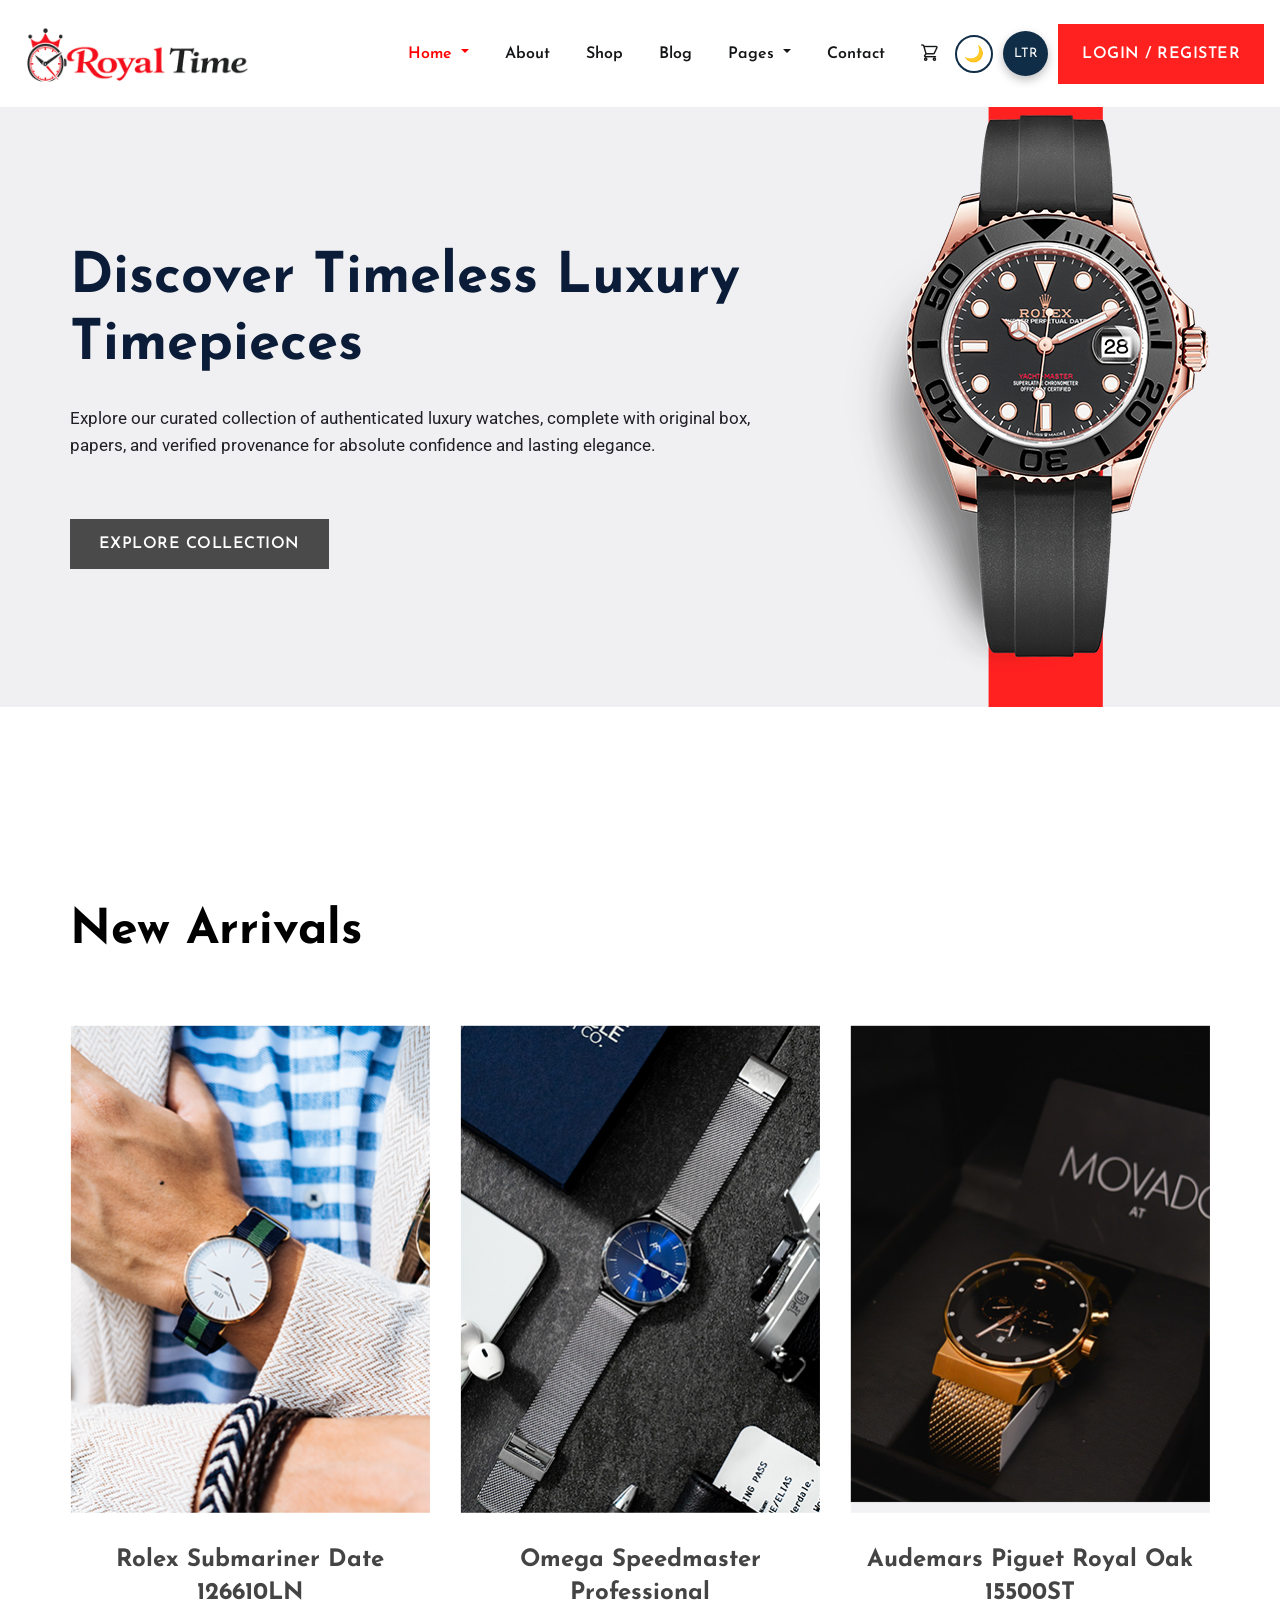
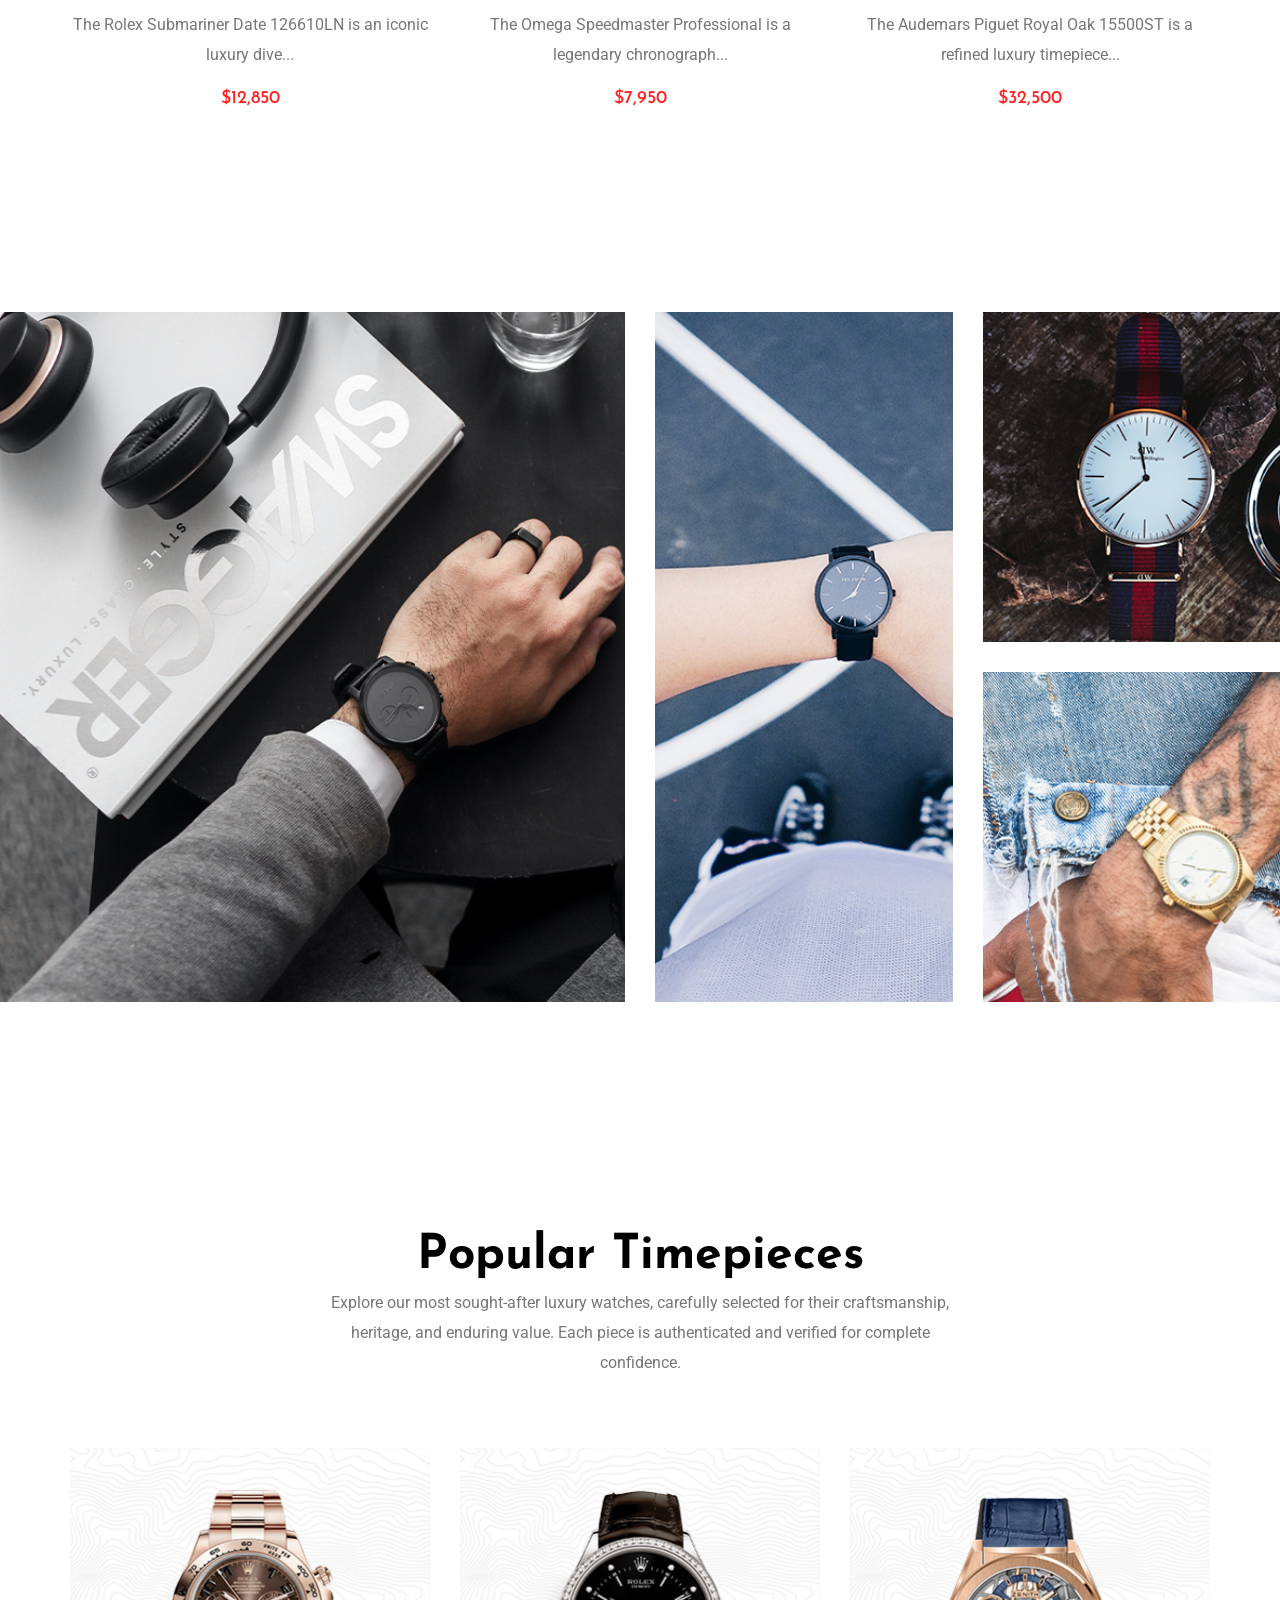
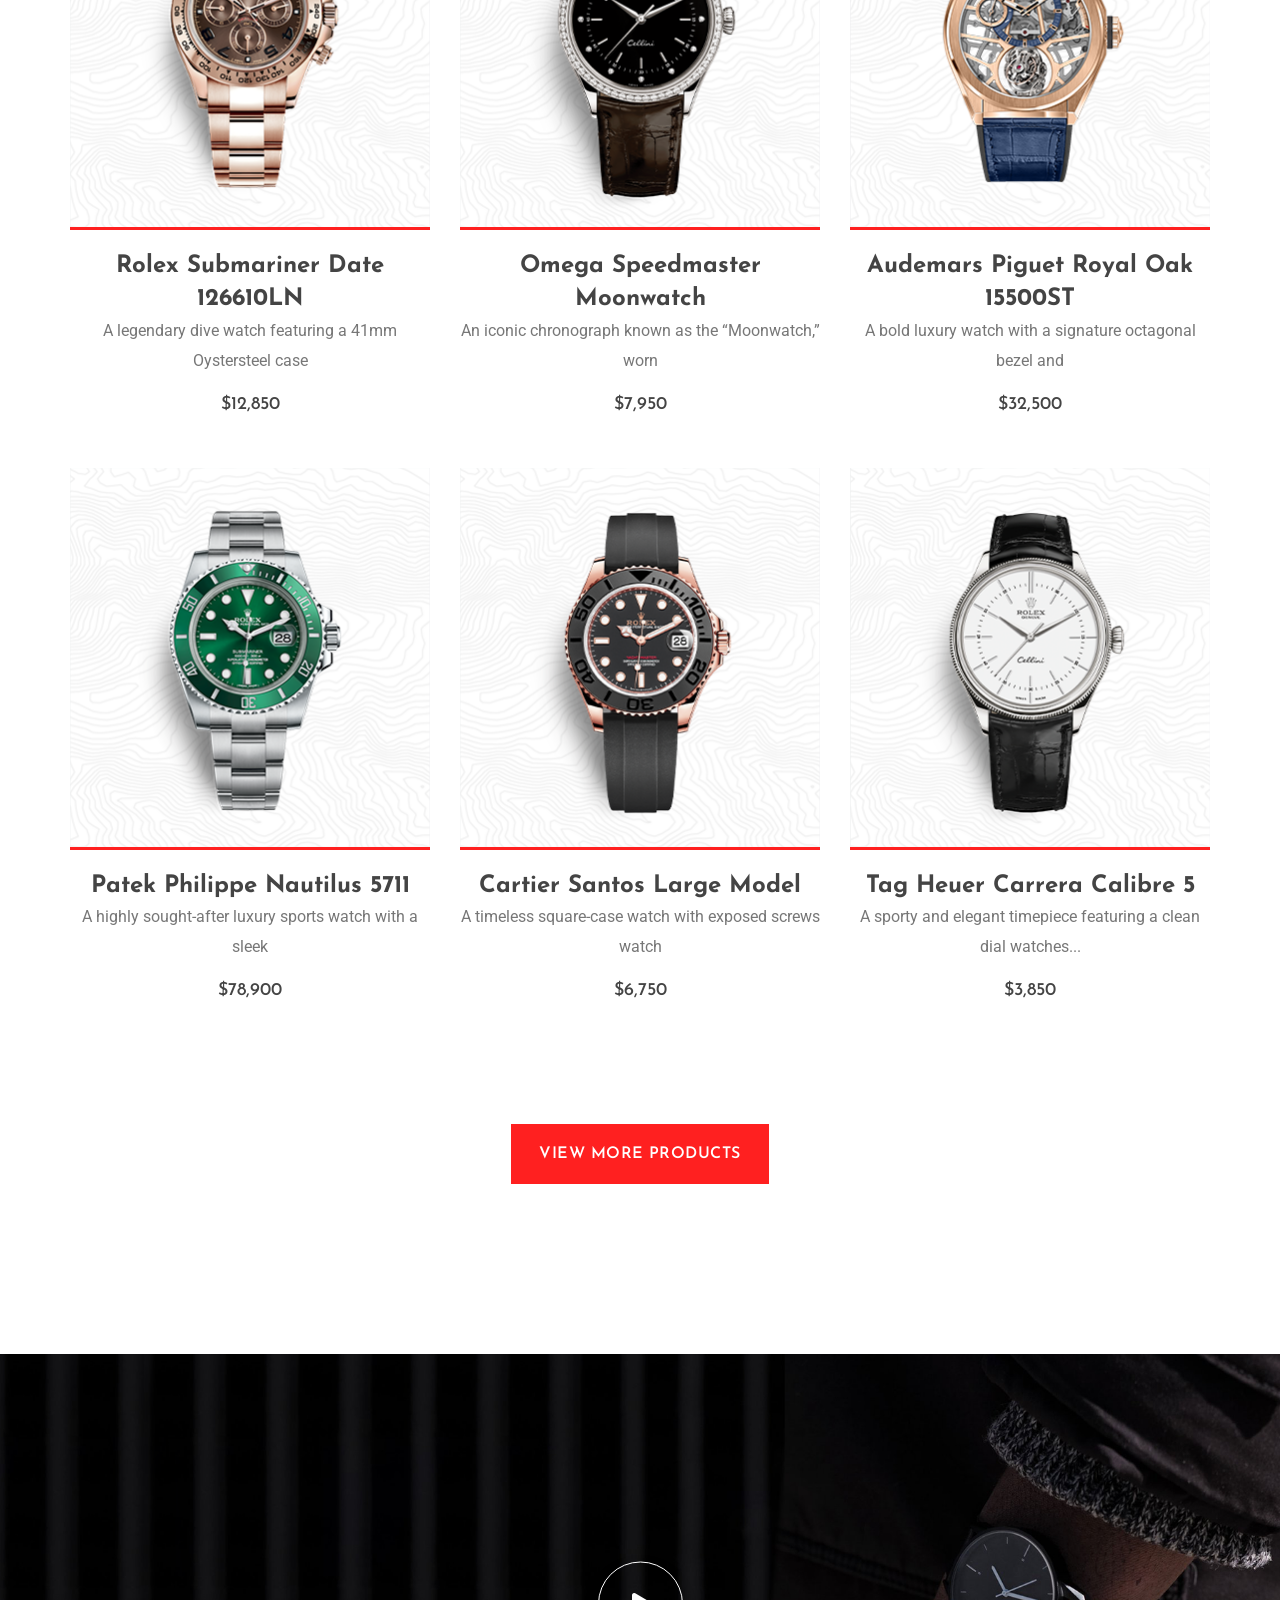
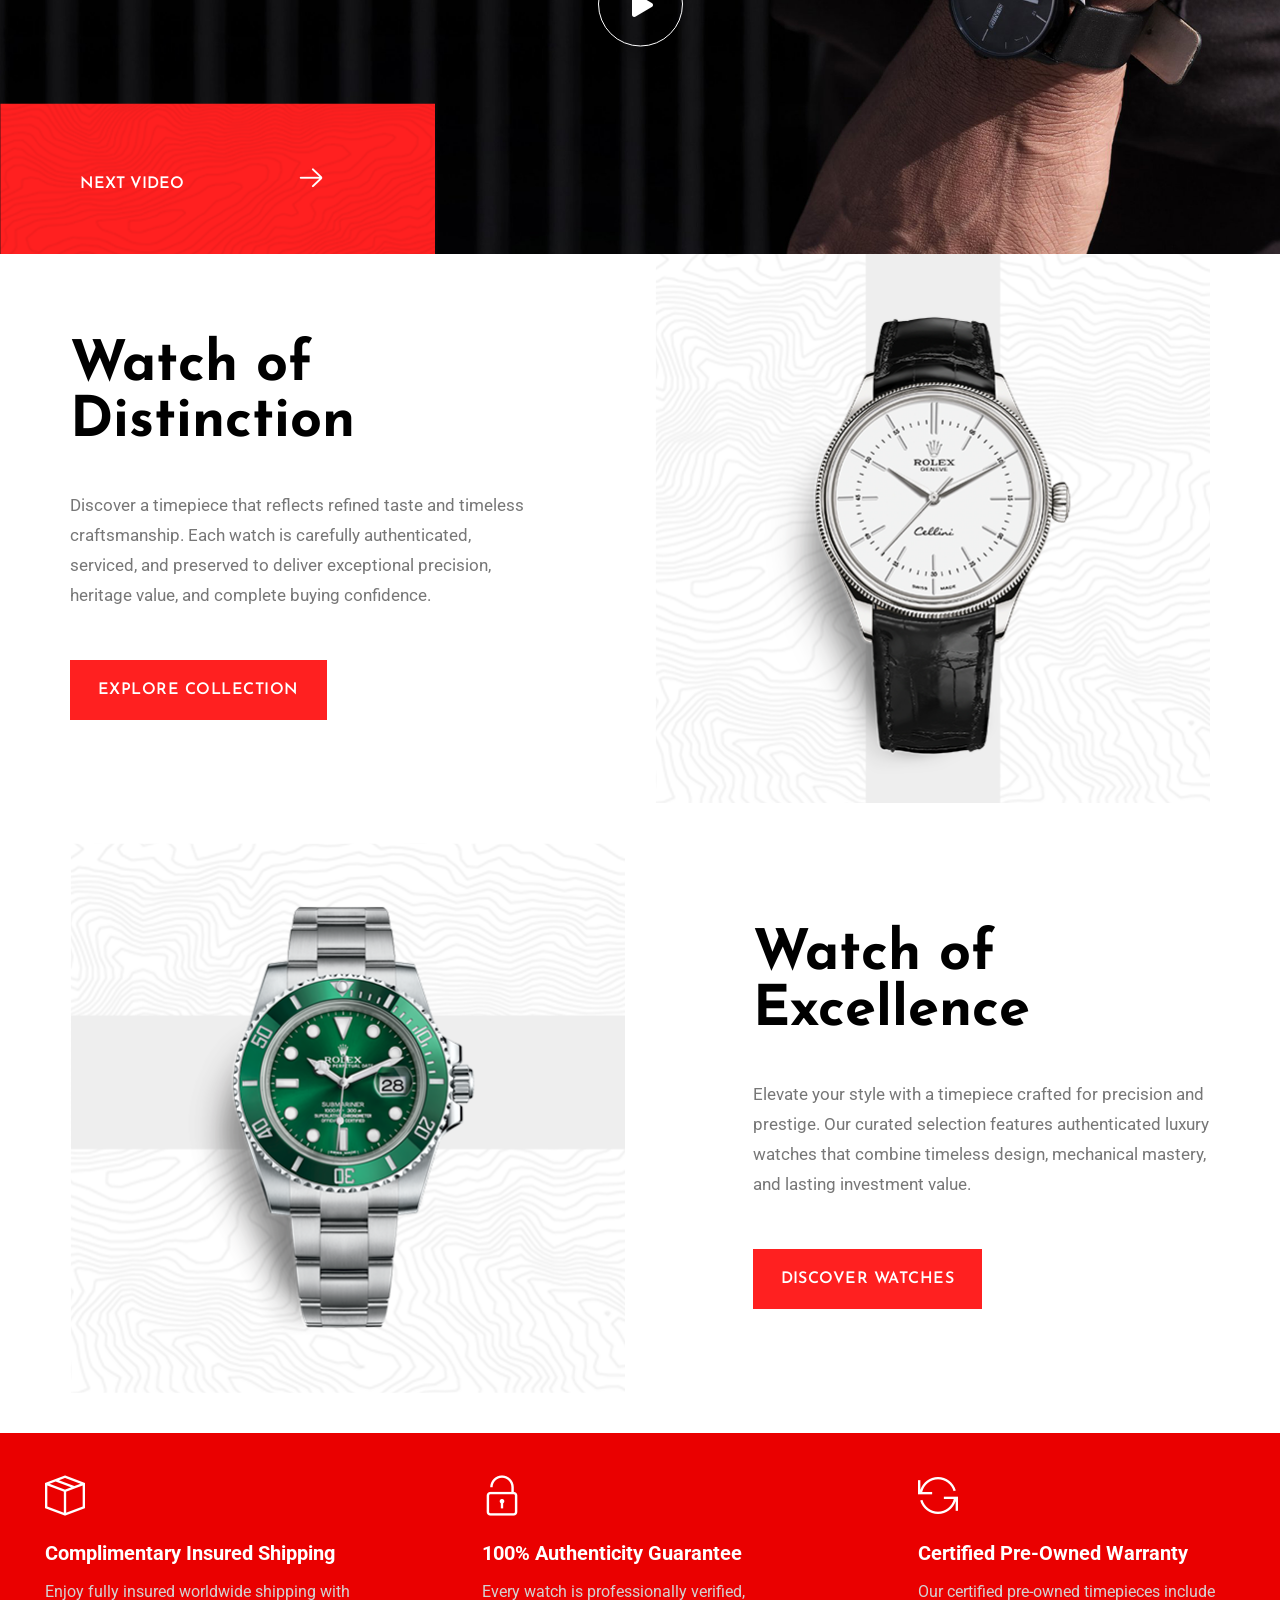
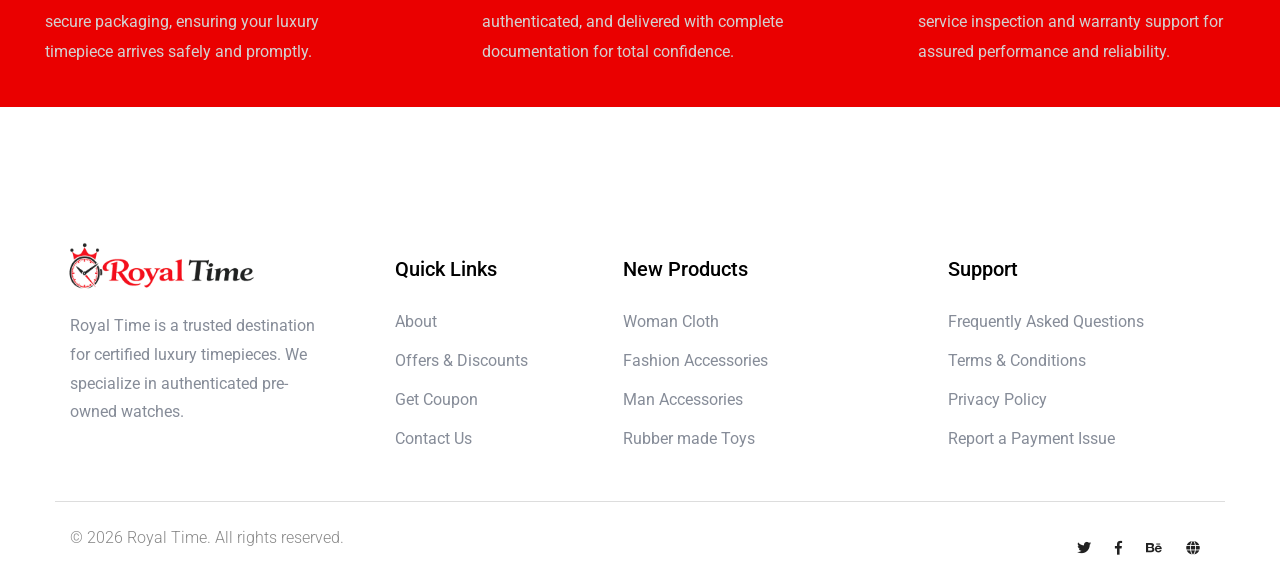
<file: index.html>
<!doctype html>
<html class="no-js" lang="zxx">
<head>
    <meta charset="utf-8">
    <meta http-equiv="x-ua-compatible" content="ie=edge">
    <title>Royal Time</title>
    <meta name="description" content="">
    <meta name="viewport" content="width=device-width, initial-scale=1">
    <link rel="manifest" href="site.webmanifest">
    <link rel="shortcut icon" type="image/x-icon" href="assets/img/favicon.ico">

    <!-- CSS here -->
    <link rel="stylesheet" href="assets/css/bootstrap.min.css">
    <link rel="stylesheet" href="assets/css/owl.carousel.min.css">
    <link rel="stylesheet" href="assets/css/flaticon.css">
    <link rel="stylesheet" href="assets/css/slicknav.css">
    <link rel="stylesheet" href="assets/css/animate.min.css">
    <link rel="stylesheet" href="assets/css/magnific-popup.css">
    <link rel="stylesheet" href="assets/css/fontawesome-all.min.css">
    <link rel="stylesheet" href="assets/css/themify-icons.css">
    <link rel="stylesheet" href="assets/css/slick.css">
    <link rel="stylesheet" href="assets/css/nice-select.css">
    <link rel="stylesheet" href="assets/css/style.css">
</head>

<body>
    <!--? Preloader Start -->
    <div id="preloader-active">
        <div class="preloader d-flex align-items-center justify-content-center">
            <div class="preloader-inner position-relative">
                <div class="preloader-circle"></div>
                <div class="preloader-img pere-text">
                    <a href="index.html"><img src="assets/img/logo/royaltime-logo.png" alt=""></a>
                </div>
            </div>
        </div>
    </div>
    <!-- Preloader Start -->
           <header>
                <!-- Header Start -->
                <div class="container-fluid px-0">
  
    <nav class="navbar navbar-expand-xl navbar-light py-3">

      <!-- Logo -->
      <a class="navbar-brand" href="index.html">
        <img src="assets/img/logo/royaltime-logo.png" alt="" height="65">
      </a>

      <!-- Toggle Button -->
      <button class="navbar-toggler ms-auto" type="button"
        data-bs-toggle="collapse" data-bs-target="#navbarCollapse">
        <span class="navbar-toggler-icon"></span>
      </button>

      <!-- Navbar Content -->
      <div class="collapse navbar-collapse" id="navbarCollapse">

        <!-- Menu Items -->
        <ul class="navbar-nav ms-auto align-items-xl-center">

          <!-- Home Dropdown -->
          <li class="nav-item dropdown">
            <a class="nav-link dropdown-toggle active" href="#" data-toggle="dropdown">
              Home
            </a>
            <ul class="dropdown-menu">
              <li><a href="index.html" class="dropdown-item active">Home1</a></li>
              <li><a href="home2.html" class="dropdown-item">Home2</a></li>
            </ul>
          </li>

          <li class="nav-item">
            <a href="about.html" class="nav-link">About</a>
          </li>

          <li class="nav-item">
            <a href="shop.html" class="nav-link">Shop</a>
          </li>

            <li class="nav-item">
            <a href="blog.html" class="nav-link">Blog</a>
          </li>
          <li class="nav-item dropdown">
            <a class="nav-link dropdown-toggle" href="#" data-toggle="dropdown">
              Pages
            </a>
            <ul class="dropdown-menu">
              <li><a href="cart.html" class="dropdown-item">Cart</a></li>
              <li><a href="confirmation.html" class="dropdown-item">Confirmation</a></li>
              <li><a href="checkout.html" class="dropdown-item">Product Checkout</a></li>
            </ul>
          </li>
          <li class="nav-item">
            <a href="contact.html" class="nav-link">Contact</a>
          </li>

          <!-- Cart Icon -->
          <div class="head-btns">
          <!-- Cart Icon -->
          <li class="nav-item ms-xl-3">
            <a href="cart.html" class="nav-link">
              <span class="flaticon-shopping-cart"></span>
            </a>
          </li>

          <!-- Dark Toggle -->
          <li class="nav-item">
            <button id="theme-toggle" class="theme-btn ms-2">🌙</button>
          </li>

          <!-- RTL Toggle -->
          <li class="nav-item">
           <button id="rtl-toggle" class="rtl-btn" aria-label="Toggle RTL">
  <span id="rtl-icon">LTR</span>
</button>
          </li>
      </div>

          <!-- Login Button -->
          <li class="nav-item ms-xl-3">
            <a href="login.html" class="btn btn-primary px-4 ms-2 loginbtn">
              Login / Register
            </a>
          </li>

        </ul>
      </div>

    </nav>
  </div>

                <!-- Header End -->
            </header>
    <main>
        <!--? slider Area Start -->
        <div class="slider-area ">
            <div class="slider-active">
                <!-- Single Slider -->
                <div class="single-slider slider-height d-flex align-items-center slide-bg">
                    <div class="container">
                        <div class="row justify-content-between align-items-center">
                            <div class="col-xl-8 col-lg-8 col-md-8 col-sm-8">
                                <div class="hero__caption">
    <h1 data-animation="fadeInLeft" data-delay=".4s" data-duration="2000ms">
        Discover Timeless Luxury Timepieces
    </h1>
    <p data-animation="fadeInLeft" data-delay=".7s" data-duration="2000ms">
        Explore our curated collection of authenticated luxury watches, 
        complete with original box, papers, and verified provenance 
        for absolute confidence and lasting elegance.
    </p>
    <!-- Hero-btn -->
    <div class="hero__btn" data-animation="fadeInLeft" data-delay=".8s" data-duration="2000ms">
        <a href="shop.html" class="btn hero-btn">Explore Collection</a>
    </div>
</div>
                            </div>
                            <div class="col-xl-3 col-lg-3 col-md-4 col-sm-4 d-none d-sm-block">
                                <div class="hero__img" data-animation="bounceIn" data-delay=".4s">
                                    <img src="assets/img/hero/watch.png" alt="" class=" heartbeat">
                                </div>
                            </div>
                        </div>
                    </div>
                </div>
                <!-- Single Slider -->
                <div class="single-slider slider-height d-flex align-items-center slide-bg">
                    <div class="container">
                        <div class="row justify-content-between align-items-center">
                            <div class="col-xl-8 col-lg-8 col-md-8 col-sm-8">
                                <div class="hero__caption">
    <h1 data-animation="fadeInLeft" data-delay=".4s" data-duration="2000ms">
        Own a Legacy of Precision Craftsmanship
    </h1>
    <p data-animation="fadeInLeft" data-delay=".7s" data-duration="2000ms">
        Experience certified pre-owned luxury watches carefully inspected 
        for authenticity, performance, and heritage — delivering confidence, 
        prestige, and enduring value with every remarkable timepiece.
    </p>
    <!-- Hero-btn -->
    <div class="hero__btn" data-animation="fadeInLeft" data-delay=".8s" data-duration="2000ms">
        <a href="shop.html" class="btn hero-btn">View Timepieces</a>
    </div>
</div>
                            </div>
                            <div class="col-xl-3 col-lg-3 col-md-4 col-sm-4 d-none d-sm-block">
                                <div class="hero__img" data-animation="bounceIn" data-delay=".4s">
                                    <img src="assets/img/hero/watch.png" alt="" class=" heartbeat">
                                </div>
                            </div>
                        </div>
                    </div>
                </div>
            </div>
        </div>
        <!-- slider Area End-->
        <!-- ? New Product Start -->
        <section class="new-product-area section-padding30">
    <div class="container home-new ">
        <!-- Section title -->
        <div class="row">
            <div class="col-xl-12">
                <div class="section-tittle mb-70">
                    <h2>New Arrivals</h2>
                </div>
            </div>
        </div>

        <div class="row">

            <!-- Product 1 -->
            <div class="col-xl-4 col-lg-4 col-md-6 col-sm-6">
                <div class="single-new-pro mb-30 text-center">
                    <div class="product-img">
                        <img src="assets/img/gallery/new_product1.png" alt="">
                    </div>
                    <div class="product-caption">
                        <h3>
                            <a href="product_details.html">
                                Rolex Submariner Date 126610LN
                            </a>
                            <p>The Rolex Submariner Date 126610LN is an iconic luxury dive...</p>
                        </h3>
                        <span>$12,850</span>
                    </div>
                </div>
            </div>

            <!-- Product 2 -->
            <div class="col-xl-4 col-lg-4 col-md-6 col-sm-6">
                <div class="single-new-pro mb-30 text-center">
                    <div class="product-img">
                        <img src="assets/img/gallery/new_product2.png" alt="">
                    </div>
                    <div class="product-caption">
                        <h3>
                            <a href="product_details.html">
                                Omega Speedmaster Professional
                            </a>
                            <p>The Omega Speedmaster Professional is a legendary chronograph...</p>
                        </h3>
                        <span>$7,950</span>
                    </div>
                </div>
            </div>

            <!-- Product 3 -->
            <div class="col-xl-4 col-lg-4 col-md-6 col-sm-6">
                <div class="single-new-pro mb-30 text-center">
                    <div class="product-img">
                        <img src="assets/img/gallery/new_product3.png" alt="">
                    </div>
                    <div class="product-caption">
                        <h3>
                            <a href="product_details.html">
                                Audemars Piguet Royal Oak 15500ST
                            </a>
                            <p>The Audemars Piguet Royal Oak 15500ST is a refined luxury timepiece...</p>
                        </h3>
                        <span>$32,500</span>
                    </div>
                </div>
            </div>

        </div>
    </div>
</section>
        <!--  New Product End -->
        <!--? Gallery Area Start -->
        <div class="gallery-area">
            <div class="container-fluid p-0 fix">
                <div class="row">
                    <div class="col-xl-6 col-lg-4 col-md-6 col-sm-6">
                        <div class="single-gallery mb-30">
                            <div class="gallery-img big-img" style="background-image: url(assets/img/gallery/gallery1.png);"></div>
                        </div>
                    </div>
                    <div class="col-xl-3 col-lg-4 col-md-6 col-sm-6">
                        <div class="single-gallery mb-30">
                            <div class="gallery-img big-img" style="background-image: url(assets/img/gallery/gallery2.png);"></div>
                        </div>
                    </div>
                    <div class="col-xl-3 col-lg-4 col-md-12">
                        <div class="row">
                            <div class="col-xl-12 col-lg-12 col-md-6 col-sm-6">
                                <div class="single-gallery mb-30">
                                    <div class="gallery-img small-img" style="background-image: url(assets/img/gallery/gallery3.png);"></div>
                                </div>
                            </div>
                            <div class="col-xl-12 col-lg-12  col-md-6 col-sm-6">
                                <div class="single-gallery mb-30">
                                    <div class="gallery-img small-img" style="background-image: url(assets/img/gallery/gallery4.png);"></div>
                                </div>
                            </div>
                        </div>
                    </div>

                </div>
            </div>
        </div>
        <!-- Gallery Area End -->
        <!--? Popular Items Start -->
        <div class="popular-items section-padding30">
            <div class="container">
                <!-- Section tittle -->
                <div class="row justify-content-center">
                    <div class="col-xl-7 col-lg-8 col-md-10">
                        <div class="section-tittle mb-70 text-center">
    <h2>Popular Timepieces</h2>
    <p>
        Explore our most sought-after luxury watches, carefully selected 
        for their craftsmanship, heritage, and enduring value. 
        Each piece is authenticated and verified for complete confidence.
    </p>
</div>
                    </div>
                </div>
                <div class="row">

    <!-- Product 1 -->
    <div class="col-xl-4 col-lg-4 col-md-6 col-sm-6">
        <div class="single-popular-items mb-50 text-center">
            <div class="popular-img">
                <img src="assets/img/gallery/popular1.png" alt="">
                <div class="img-cap">
                    <span>View Details</span>
                </div>
                <div class="favorit-items">
                    <span class="flaticon-heart"></span>
                </div>
            </div>
            <div class="popular-caption">
                <h3><a href="product_details.html">Rolex Submariner Date 126610LN</a><p>A legendary dive watch featuring a 41mm Oystersteel case</p></h3>
                <span>$12,850</span>
            </div>
        </div>
    </div>

    <!-- Product 2 -->
    <div class="col-xl-4 col-lg-4 col-md-6 col-sm-6">
        <div class="single-popular-items mb-50 text-center">
            <div class="popular-img">
                <img src="assets/img/gallery/popular2.png" alt="">
                <div class="img-cap">
                    <span>View Details</span>
                </div>
                <div class="favorit-items">
                    <span class="flaticon-heart"></span>
                </div>
            </div>
            <div class="popular-caption">
                <h3><a href="product_details.html">Omega Speedmaster Moonwatch</a><p>An iconic chronograph known as the “Moonwatch,” worn</p></h3>
                <span>$7,950</span>
            </div>
        </div>
    </div>

    <!-- Product 3 -->
    <div class="col-xl-4 col-lg-4 col-md-6 col-sm-6">
        <div class="single-popular-items mb-50 text-center">
            <div class="popular-img">
                <img src="assets/img/gallery/popular3.png" alt="">
                <div class="img-cap">
                    <span>View Details</span>
                </div>
                <div class="favorit-items">
                    <span class="flaticon-heart"></span>
                </div>
            </div>
            <div class="popular-caption">
                <h3><a href="product_details.html">Audemars Piguet Royal Oak 15500ST</a><p>A bold luxury watch with a signature octagonal bezel and</p></h3>
                <span>$32,500</span>
            </div>
        </div>
    </div>

    <!-- Product 4 -->
    <div class="col-xl-4 col-lg-4 col-md-6 col-sm-6">
        <div class="single-popular-items mb-50 text-center">
            <div class="popular-img">
                <img src="assets/img/gallery/popular4.png" alt="">
                <div class="img-cap">
                    <span>View Details</span>
                </div>
                <div class="favorit-items">
                    <span class="flaticon-heart"></span>
                </div>
            </div>
            <div class="popular-caption">
                <h3><a href="product_details.html">Patek Philippe Nautilus 5711</a><p>A highly sought-after luxury sports watch with a sleek</p></h3>
                <span>$78,900</span>
            </div>
        </div>
    </div>

    <!-- Product 5 -->
    <div class="col-xl-4 col-lg-4 col-md-6 col-sm-6">
        <div class="single-popular-items mb-50 text-center">
            <div class="popular-img">
                <img src="assets/img/gallery/popular5.png" alt="">
                <div class="img-cap">
                    <span>View Details</span>
                </div>
                <div class="favorit-items">
                    <span class="flaticon-heart"></span>
                </div>
            </div>
            <div class="popular-caption">
                <h3><a href="product_details.html">Cartier Santos Large Model</a><p>A timeless square-case watch with exposed screws watch</p></h3>
                <span>$6,750</span>
            </div>
        </div>
    </div>

    <!-- Product 6 -->
    <div class="col-xl-4 col-lg-4 col-md-6 col-sm-6">
        <div class="single-popular-items mb-50 text-center">
            <div class="popular-img">
                <img src="assets/img/gallery/popular6.png" alt="">
                <div class="img-cap">
                    <span>View Details</span>
                </div>
                <div class="favorit-items">
                    <span class="flaticon-heart"></span>
                </div>
            </div>
            <div class="popular-caption">
                <h3><a href="product_details.html">Tag Heuer Carrera Calibre 5</a><p>A sporty and elegant timepiece featuring a clean dial watches...</p></h3>
                <span>$3,850</span>
            </div>
        </div>
    </div>

</div>
                <!-- Button -->
                <div class="row justify-content-center">
                    <div class="room-btn pt-70">
                        <a href="catagori.html" class="btn view-btn1">View More Products</a>
                    </div>
                </div>
            </div>
        </div>
        <!-- Popular Items End -->
        <!--? Video Area Start -->
        <div class="video-area">
            <div class="container-fluid">
                <div class="row align-items-center">
                    <div class="col-lg-12">
                    <div class="video-wrap">
                        <div class="play-btn "><a class="popup-video" href="https://www.youtube.com/watch?v=KMc6DyEJp04"><i class="fas fa-play"></i></a></div>
                    </div>
                    </div>
                </div>
                <!-- Arrow -->
                <div class="thumb-content-box">
                    <div class="thumb-content">
                        <h3>Next Video</h3>
                        <a href="#"> <i class="flaticon-arrow"></i></a>
                    </div>
                </div>
            </div>
        </div>
        <!-- Video Area End -->
        <!--? Watch Choice  Start-->
        <div class="watch-area section-padding-30">
            <div class="container">
                <div class="row align-items-center justify-content-between padding-30">
                    <div class="col-lg-5 col-md-6">
                        <div class="watch-details mb-40">
    <h2>Watch of Distinction</h2>
    <p>
        Discover a timepiece that reflects refined taste and timeless craftsmanship. 
        Each watch is carefully authenticated, serviced, and preserved to deliver 
        exceptional precision, heritage value, and complete buying confidence.
    </p>
    <a href="shop.html" class="btn">Explore Collection</a>
</div>
                    </div>
                    <div class="col-lg-6 col-md-6 col-sm-10">
                        <div class="choice-watch-img mb-40">
                            <img src="assets/img/gallery/choce_watch1.png" alt="">
                        </div>
                    </div>
                </div>
                <div class="row align-items-center justify-content-between">
                    <div class="col-lg-6 col-md-6 col-sm-10">
                        <div class="choice-watch-img mb-40">
                            <img src="assets/img/gallery/choce_watch2.png" alt="">
                        </div>
                    </div>
                    <div class="col-lg-5 col-md-6">
                        <div class="watch-details mb-40">
    <h2>Watch of Excellence</h2>
    <p>
        Elevate your style with a timepiece crafted for precision and prestige. 
        Our curated selection features authenticated luxury watches that combine 
        timeless design, mechanical mastery, and lasting investment value.
    </p>
    <a href="shop.html" class="btn">Discover Watches</a>
</div>
                    </div>
                </div>
            </div>
        </div>
        <!-- Watch Choice  End-->
        <!--? Shop Method Start-->
        <div class="shop-method-area">
            <div class="container-fluid">
                <div class="method-wrapper">
                    <div class="row d-flex justify-content-between">
    <div class="col-xl-4 col-lg-4 col-md-6">
        <div class="single-method mb-40">
            <i class="ti-package"></i>
            <h6>Complimentary Insured Shipping</h6>
            <p>
                Enjoy fully insured worldwide shipping with secure packaging, 
                ensuring your luxury timepiece arrives safely and promptly.
            </p>
        </div>
    </div>

    <div class="col-xl-4 col-lg-4 col-md-6">
        <div class="single-method mb-40">
            <i class="ti-unlock"></i>
            <h6>100% Authenticity Guarantee</h6>
            <p>
                Every watch is professionally verified, authenticated, and 
                delivered with complete documentation for total confidence.
            </p>
        </div>
    </div> 

    <div class="col-xl-4 col-lg-4 col-md-6">
        <div class="single-method mb-40">
            <i class="ti-reload"></i>
            <h6>Certified Pre-Owned Warranty</h6>
            <p>
                Our certified pre-owned timepieces include service inspection 
                and warranty support for assured performance and reliability.
            </p>
        </div>
    </div>
</div>
                </div>
            </div>
        </div>
        <!-- Shop Method End-->
    </main>
    <footer>
        <!-- Footer Start-->
        <div class="footer-area footer-padding">
            <div class="container">
                <div class="row d-flex justify-content-between">
                    <div class="col-xl-3 col-lg-3 col-md-5 col-sm-6">
                        <div class="single-footer-caption mb-50">
                            <div class="single-footer-caption mb-30">
                                <!-- logo -->
                                <div class="footer-logo">
                                    <a href="index.html"><img src="assets/img/logo/royaltime-logo.png" alt=""></a>
                                </div>
                                <div class="footer-tittle">
                                    <div class="footer-pera">
                                        <p> Royal Time is a trusted destination for certified luxury timepieces. 
            We specialize in authenticated pre-owned watches.</p>
                                </div>
                                </div>
                            </div>
                        </div>
                    </div>
                    <div class="col-xl-2 col-lg-3 col-md-3 col-sm-5">
                        <div class="single-footer-caption mb-50">
                            <div class="footer-tittle">
                                <h4>Quick Links</h4>
                                <ul>
                                    <li><a href="#">About</a></li>
                                    <li><a href="#"> Offers & Discounts</a></li>
                                    <li><a href="#"> Get Coupon</a></li>
                                    <li><a href="#">  Contact Us</a></li>
                                </ul>
                            </div>
                        </div>
                    </div>
                    <div class="col-xl-3 col-lg-3 col-md-4 col-sm-7">
                        <div class="single-footer-caption mb-50">
                            <div class="footer-tittle">
                                <h4>New Products</h4>
                                <ul>
                                    <li><a href="#">Woman Cloth</a></li>
                                    <li><a href="#">Fashion Accessories</a></li>
                                    <li><a href="#"> Man Accessories</a></li>
                                    <li><a href="#"> Rubber made Toys</a></li>
                                </ul>
                            </div>
                        </div>
                    </div>
                    <div class="col-xl-3 col-lg-3 col-md-5 col-sm-7">
                        <div class="single-footer-caption mb-50">
                            <div class="footer-tittle">
                                <h4>Support</h4>
                                <ul>
                                    <li><a href="#">Frequently Asked Questions</a></li>
                                    <li><a href="#">Terms & Conditions</a></li>
                                    <li><a href="#">Privacy Policy</a></li>
                                    <li><a href="#">Report a Payment Issue</a></li>
                                </ul>
                            </div>
                        </div>
                    </div>
                </div>
                <!-- Footer bottom -->
                <div class="row align-items-center">
                    <div class="col-xl-7 col-lg-8 col-md-7">
                        <div class="footer-copy-right">
                           <p>
        © <script>document.write(new Date().getFullYear());</script> 
        Royal Time. All rights reserved.
    </p>               
                        </div>
                    </div>
                    <div class="col-xl-5 col-lg-4 col-md-5">
                        <div class="footer-copy-right f-right">
                            <!-- social -->
                            <div class="footer-social">
                                <a href="#"><i class="fab fa-twitter"></i></a>
                                <a href="https://www.facebook.com/sai4ull"><i class="fab fa-facebook-f"></i></a>
                                <a href="#"><i class="fab fa-behance"></i></a>
                                <a href="#"><i class="fas fa-globe"></i></a>
                            </div>
                        </div>
                    </div>
                </div>
            </div>
        </div>
        <!-- Footer End-->
    </footer>
    <!--? Search model Begin -->
    <div class="search-model-box">
        <div class="h-100 d-flex align-items-center justify-content-center">
            <div class="search-close-btn">+</div>
            <form class="search-model-form">
                <input type="text" id="search-input" placeholder="Searching key.....">
            </form>
        </div>
    </div>
    <!-- Search model end -->

    <!-- JS here -->

    <script src="./assets/js/vendor/modernizr-3.5.0.min.js"></script>
    <!-- Jquery, Popper, Bootstrap -->
    <script src="./assets/js/vendor/jquery-1.12.4.min.js"></script>
    <script src="./assets/js/popper.min.js"></script>
    <script src="./assets/js/bootstrap.min.js"></script>
    <!-- Jquery Mobile Menu -->
    <script src="./assets/js/jquery.slicknav.min.js"></script>

    <!-- Jquery Slick , Owl-Carousel Plugins -->
    <script src="./assets/js/owl.carousel.min.js"></script>
    <script src="./assets/js/slick.min.js"></script>

    <!-- One Page, Animated-HeadLin -->
    <script src="./assets/js/wow.min.js"></script>
    <script src="./assets/js/animated.headline.js"></script>
    <script src="./assets/js/jquery.magnific-popup.js"></script>

    <!-- Scrollup, nice-select, sticky -->
    <script src="./assets/js/jquery.scrollUp.min.js"></script>
    <script src="./assets/js/jquery.nice-select.min.js"></script>
    <script src="./assets/js/jquery.sticky.js"></script>
    
    <!-- contact js -->
    <script src="./assets/js/contact.js"></script>
    <script src="./assets/js/jquery.form.js"></script>
    <script src="./assets/js/jquery.validate.min.js"></script>
    <script src="./assets/js/mail-script.js"></script>
    <script src="./assets/js/jquery.ajaxchimp.min.js"></script>
    
    <!-- Jquery Plugins, main Jquery -->	
    <script src="./assets/js/plugins.js"></script>
    <script src="./assets/js/main.js"></script>
    <script src="https://cdn.jsdelivr.net/npm/bootstrap@5.3.2/dist/js/bootstrap.bundle.min.js"></script>
    
</body>
</html>
</file>
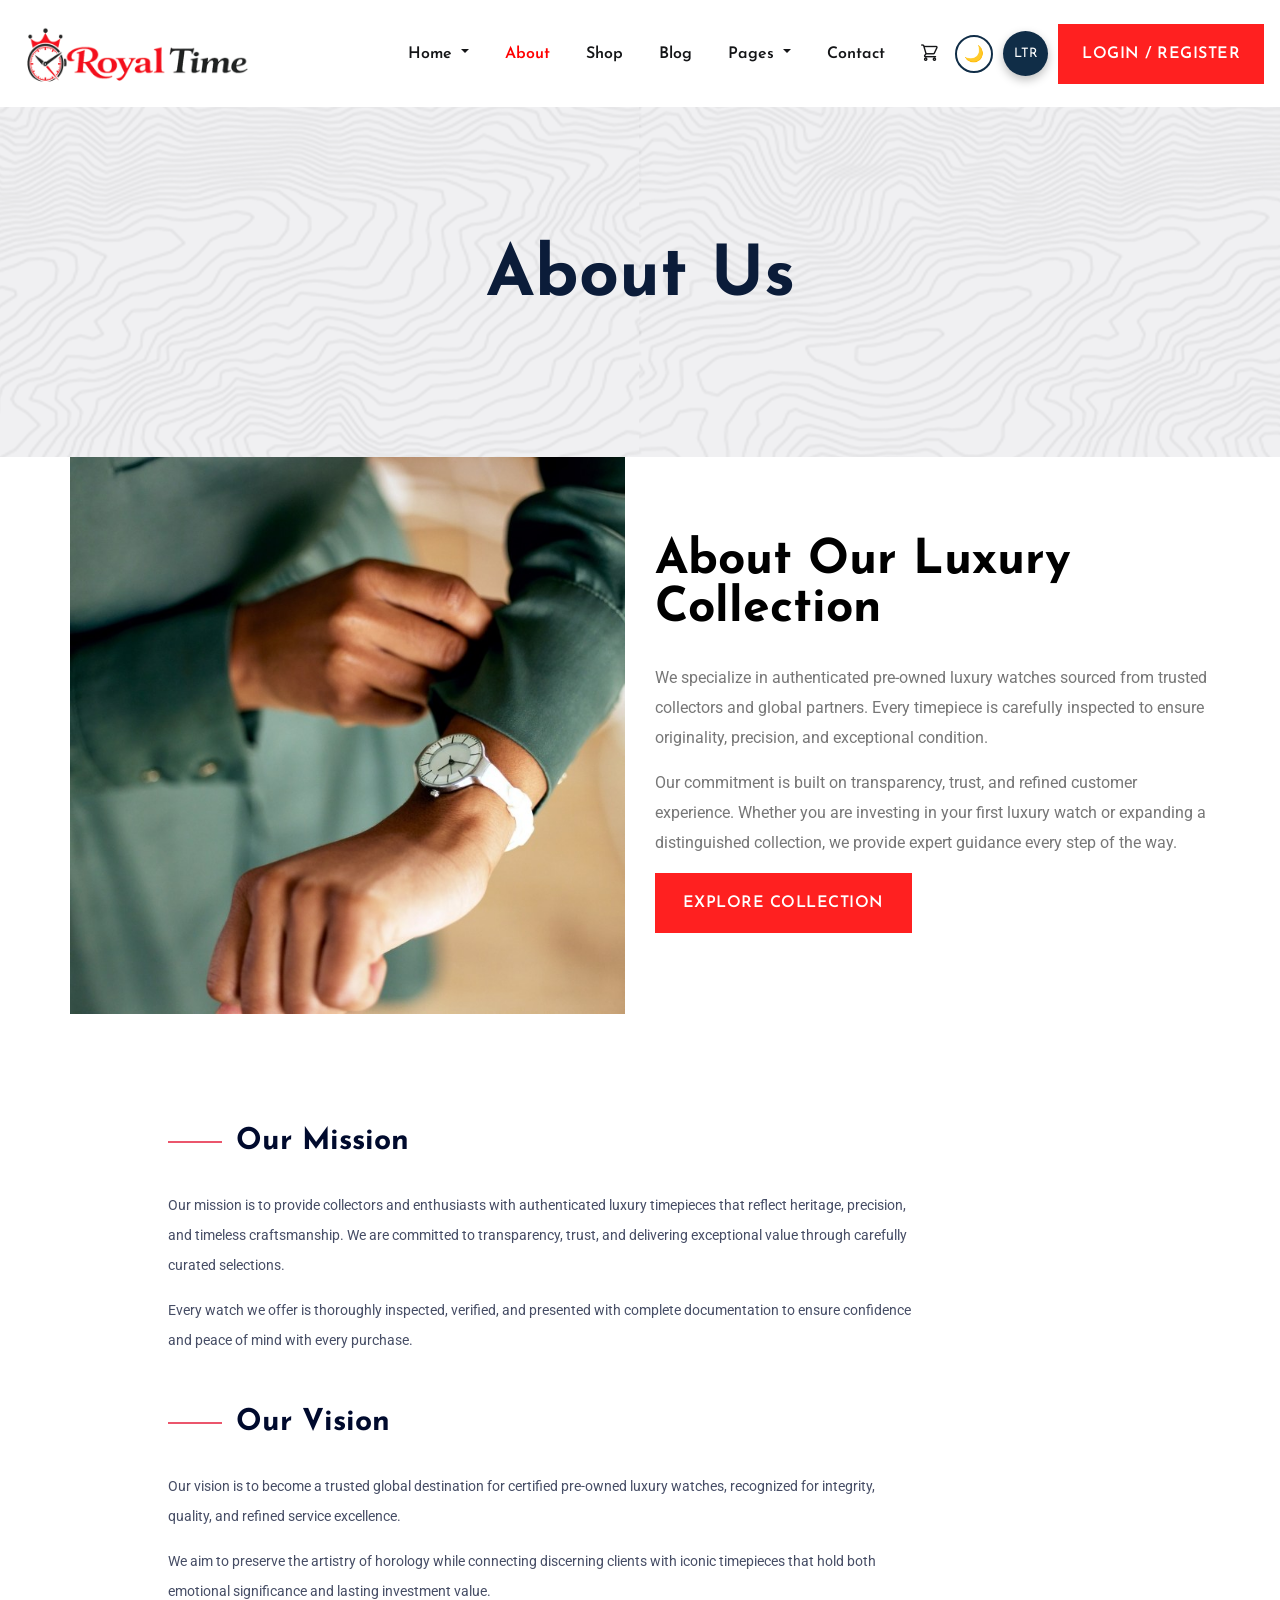
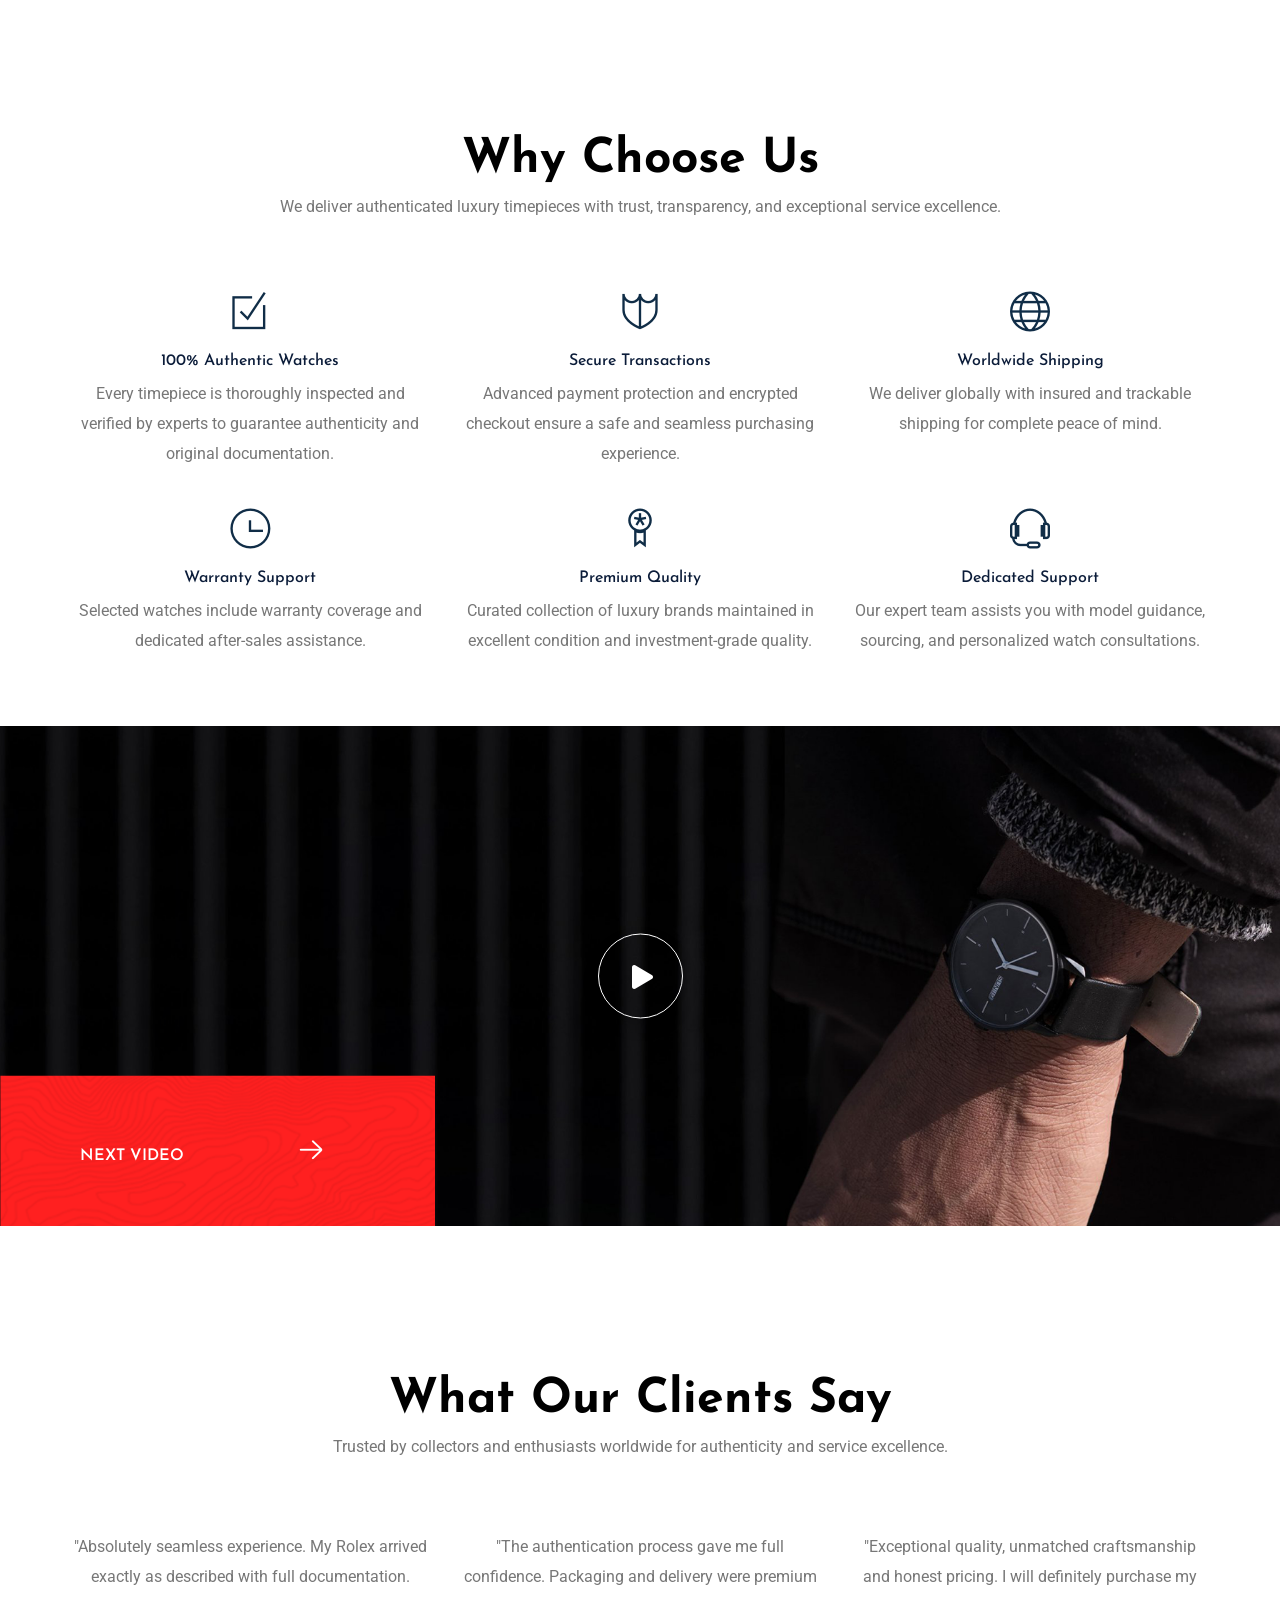
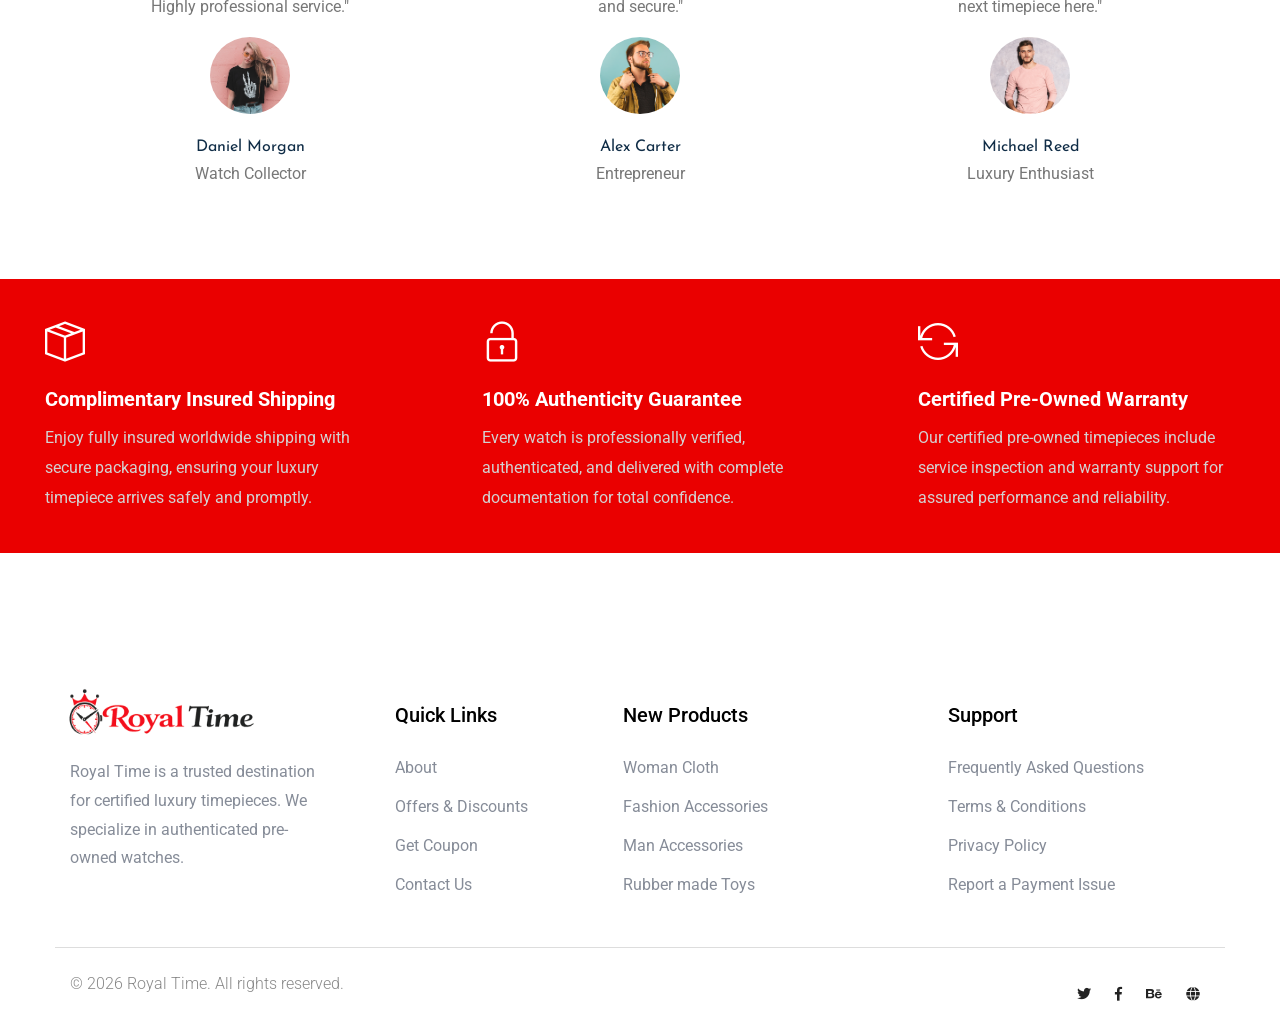
<file: about.html>
<!doctype html>
<html class="no-js" lang="zxx">
<head>
    <meta charset="utf-8">
    <meta http-equiv="x-ua-compatible" content="ie=edge">
    <title>Royal Time</title>
    <meta name="description" content="">
    <meta name="viewport" content="width=device-width, initial-scale=1">
    <link rel="manifest" href="site.webmanifest">
    <link rel="shortcut icon" type="image/x-icon" href="assets/img/favicon.ico">

    <!-- CSS here -->
        <link rel="stylesheet" href="assets/css/bootstrap.min.css">
        <link rel="stylesheet" href="assets/css/owl.carousel.min.css">
        <link rel="stylesheet" href="assets/css/flaticon.css">
        <link rel="stylesheet" href="assets/css/slicknav.css">
        <link rel="stylesheet" href="assets/css/animate.min.css">
        <link rel="stylesheet" href="assets/css/magnific-popup.css">
        <link rel="stylesheet" href="assets/css/fontawesome-all.min.css">
        <link rel="stylesheet" href="assets/css/themify-icons.css">
        <link rel="stylesheet" href="assets/css/slick.css">
        <link rel="stylesheet" href="assets/css/nice-select.css">
        <link rel="stylesheet" href="assets/css/style.css">
</head>

<body>
    <!--? Preloader Start -->
    <div id="preloader-active">
        <div class="preloader d-flex align-items-center justify-content-center">
            <div class="preloader-inner position-relative">
                <div class="preloader-circle"></div>
                <div class="preloader-img pere-text">
                    <a href="index.html"><img src="assets/img/logo/royaltime-logo.png" alt=""></a>
                </div>
            </div>
        </div>
    </div>
    <!-- Preloader Start -->
    <header>
                <!-- Header Start -->
                <div class="container-fluid px-0">
  
    <nav class="navbar navbar-expand-xl navbar-light py-3">

      <!-- Logo -->
      <a class="navbar-brand" href="index.html">
        <img src="assets/img/logo/royaltime-logo.png" alt="" height="65">
      </a>

      <!-- Toggle Button -->
      <button class="navbar-toggler ms-auto" type="button"
        data-bs-toggle="collapse" data-bs-target="#navbarCollapse">
        <span class="navbar-toggler-icon"></span>
      </button>

      <!-- Navbar Content -->
      <div class="collapse navbar-collapse" id="navbarCollapse">

        <!-- Menu Items -->
        <ul class="navbar-nav ms-auto align-items-xl-center">

          <!-- Home Dropdown -->
          <li class="nav-item dropdown">
            <a class="nav-link dropdown-toggle" href="#" data-toggle="dropdown">
              Home
            </a>
            <ul class="dropdown-menu">
              <li><a href="index.html" class="dropdown-item">Home1</a></li>
              <li><a href="home2.html" class="dropdown-item">Home2</a></li>
            </ul>
          </li>

          <li class="nav-item">
            <a href="about.html" class="nav-link active">About</a>
          </li>
            <li class="nav-item">
            <a href="shop.html" class="nav-link">Shop</a>
          </li>

            <li class="nav-item">
            <a href="blog.html" class="nav-link">Blog</a>
          </li>
          

          
          <li class="nav-item dropdown">
            <a class="nav-link dropdown-toggle" href="#" data-toggle="dropdown">
              Pages
            </a>
            <ul class="dropdown-menu">
              <li><a href="cart.html" class="dropdown-item">Cart</a></li>
              <li><a href="confirmation.html" class="dropdown-item">Confirmation</a></li>
              <li><a href="checkout.html" class="dropdown-item">Product Checkout</a></li>
            </ul>
          </li>
          <li class="nav-item">
            <a href="contact.html" class="nav-link">Contact</a>
          </li>

          <div class="head-btns">
          <!-- Cart Icon -->
          <li class="nav-item ms-xl-3">
            <a href="cart.html" class="nav-link">
              <span class="flaticon-shopping-cart"></span>
            </a>
          </li>

          <!-- Dark Toggle -->
          <li class="nav-item">
            <button id="theme-toggle" class="theme-btn ms-2">🌙</button>
          </li>

          <!-- RTL Toggle -->
          <li class="nav-item">
           <button id="rtl-toggle" class="rtl-btn" aria-label="Toggle RTL">
  <span id="rtl-icon">LTR</span>
</button>
          </li>
      </div>

          <!-- Login Button -->
          <li class="nav-item ms-xl-3">
            <a href="login.html" class="btn btn-primary px-4 ms-2 loginbtn">
              Login / Register
            </a>
          </li>

        </ul>
      </div>

    </nav>
  </div>

                <!-- Header End -->
            </header>
    <main>
        <!-- Hero Area Start-->
        <div class="slider-area ">
            <div class="single-slider slider-height2 d-flex align-items-center">
                <div class="container">
                    <div class="row">
                        <div class="col-xl-12">
                            <div class="hero-cap text-center">
                                <h2>About Us</h2>
                            </div>
                        </div>
                    </div>
                </div>
            </div>
        </div>
        <!-- Hero Area End-->
        <!--? About Area Start -->
<div class="about-area">
    <div class="container">
        <div class="row align-items-center">
            
            <!-- Left Image -->
            <div class="col-lg-6 col-md-12">
                <div class="about-img mb-30">
                    <img src="assets/img/gallery/about.jpg" alt="Luxury Watches" class="img-fluid">
                </div>
            </div>

            <!-- Right Content -->
            <div class="col-lg-6 col-md-12">
                <div class="about-caption mb-30">
                    <div class="section-tittle mb-30">
                        <h2>About Our Luxury Collection</h2>
                    </div>
                    <p>
                        We specialize in authenticated pre-owned luxury watches 
                        sourced from trusted collectors and global partners. 
                        Every timepiece is carefully inspected to ensure 
                        originality, precision, and exceptional condition.
                    </p>
                    <p>
                        Our commitment is built on transparency, trust, and 
                        refined customer experience. Whether you are investing 
                        in your first luxury watch or expanding a distinguished 
                        collection, we provide expert guidance every step of the way.
                    </p>

                    <a href="shop.html" class="btn">Explore Collection</a>
                </div>
            </div>

        </div>
    </div>
</div>
<!-- About Area End -->
        <!-- About Details Start -->
        <div class="about-details">
    <div class="container">
        <div class="row">
            <div class="offset-xl-1 col-lg-8">
                
                <div class="about-details-cap mb-50">
                    <h4>Our Mission</h4>
                    <p>
                        Our mission is to provide collectors and enthusiasts with 
                        authenticated luxury timepieces that reflect heritage, precision, 
                        and timeless craftsmanship. We are committed to transparency, 
                        trust, and delivering exceptional value through carefully 
                        curated selections.
                    </p>
                    <p>
                        Every watch we offer is thoroughly inspected, verified, and 
                        presented with complete documentation to ensure confidence 
                        and peace of mind with every purchase.
                    </p>
                </div>

                <div class="about-details-cap mb-50">
                    <h4>Our Vision</h4>
                    <p>
                        Our vision is to become a trusted global destination for 
                        certified pre-owned luxury watches, recognized for integrity, 
                        quality, and refined service excellence.
                    </p>
                    <p>
                        We aim to preserve the artistry of horology while connecting 
                        discerning clients with iconic timepieces that hold both 
                        emotional significance and lasting investment value.
                    </p>
                </div>

            </div>
        </div>
    </div>
</div>
        <!-- About Details End -->
        <!--? Why Choose Us Start -->
<div class="why-choose-area">
    <div class="container">
        
        <!-- Section Title -->
        <div class="row justify-content-center">
            <div class="col-lg-8">
                <div class="section-tittle text-center mb-70">
                    <h2>Why Choose Us</h2>
                    <p>We deliver authenticated luxury timepieces with trust, transparency, and exceptional service excellence.</p>
                </div>
            </div>
        </div>

        <div class="row">

            <!-- 1 -->
            <div class="col-xl-4 col-lg-4 col-md-6">
                <div class="single-method text-center mb-40">
                    <i class="ti-check-box" style="font-size:40px;"></i>
                    <h6 class="mt-3">100% Authentic Watches</h6>
                    <p>Every timepiece is thoroughly inspected and verified by experts to guarantee authenticity and original documentation.</p>
                </div>
            </div>

            <!-- 2 -->
            <div class="col-xl-4 col-lg-4 col-md-6">
                <div class="single-method text-center mb-40">
                    <i class="ti-shield" style="font-size:40px;"></i>
                    <h6 class="mt-3">Secure Transactions</h6>
                    <p>Advanced payment protection and encrypted checkout ensure a safe and seamless purchasing experience.</p>
                </div>
            </div>

            <!-- 3 -->
            <div class="col-xl-4 col-lg-4 col-md-6">
                <div class="single-method text-center mb-40">
                    <i class="ti-world" style="font-size:40px;"></i>
                    <h6 class="mt-3">Worldwide Shipping</h6>
                    <p>We deliver globally with insured and trackable shipping for complete peace of mind.</p>
                </div>
            </div>

            <!-- 4 -->
            <div class="col-xl-4 col-lg-4 col-md-6">
                <div class="single-method text-center mb-40">
                    <i class="ti-time" style="font-size:40px;"></i>
                    <h6 class="mt-3">Warranty Support</h6>
                    <p>Selected watches include warranty coverage and dedicated after-sales assistance.</p>
                </div>
            </div>

            <!-- 5 -->
            <div class="col-xl-4 col-lg-4 col-md-6">
                <div class="single-method text-center mb-40">
                    <i class="ti-medall" style="font-size:40px;"></i>
                    <h6 class="mt-3">Premium Quality</h6>
                    <p>Curated collection of luxury brands maintained in excellent condition and investment-grade quality.</p>
                </div>
            </div>

            <!-- 6 -->
            <div class="col-xl-4 col-lg-4 col-md-6">
                <div class="single-method text-center mb-40">
                    <i class="ti-headphone-alt" style="font-size:40px;"></i>
                    <h6 class="mt-3">Dedicated Support</h6>
                    <p>Our expert team assists you with model guidance, sourcing, and personalized watch consultations.</p>
                </div>
            </div>

        </div>
    </div>
</div>
<!-- Why Choose Us End -->
        <!--? Video Area Start -->
        <div class="video-area mb-100">
            <div class="container-fluid">
                <div class="row align-items-center">
                    <div class="col-lg-12">
                    <div class="video-wrap">
                        <div class="play-btn "><a class="popup-video" href="https://www.youtube.com/watch?v=KMc6DyEJp04"><i class="fas fa-play"></i></a></div>
                    </div>
                    </div>
                </div>
                <!-- Arrow -->
                <div class="thumb-content-box">
                    <div class="thumb-content">
                        <h3>Next Video</h3>
                        <a href="#"> <i class="flaticon-arrow"></i></a>
                    </div>
                </div>
            </div>
        </div>
        <!-- Video Area End -->
        <!--? Testimonial Area Start -->
<div class="testimonial-area">
    <div class="container">

        <!-- Section Title -->
        <div class="row justify-content-center">
            <div class="col-lg-8">
                <div class="section-tittle text-center mb-70">
                    <h2>What Our Clients Say</h2>
                    <p>Trusted by collectors and enthusiasts worldwide for authenticity and service excellence.</p>
                </div>
            </div>
        </div>

        <div class="row">

            <!-- 1 -->
            <div class="col-xl-4 col-lg-4 col-md-6">
                <div class="single-testimonial text-center mb-40">
                    <div class="testimonial-caption">
                        <p>
                            "Absolutely seamless experience. My Rolex arrived 
                            exactly as described with full documentation. 
                            Highly professional service."
                        </p>
                    </div>
                    <div class="testimonial-founder">
                        <div class="founder-img mb-20">
                            <img src="assets/img/gallery/gallery3.jpg" alt="" class="rounded-circle" width="80">
                        </div>
                        <div class="founder-text">
                            <span>Daniel Morgan</span>
                            <p>Watch Collector</p>
                        </div>
                    </div>
                </div>
            </div>

            <!-- 2 -->
            <div class="col-xl-4 col-lg-4 col-md-6">
                <div class="single-testimonial text-center mb-40">
                    <div class="testimonial-caption">
                        <p>
                            "The authentication process gave me full confidence. 
                            Packaging and delivery were premium and secure."
                        </p>
                    </div>
                    <div class="testimonial-founder">
                        <div class="founder-img mb-20">
                            <img src="assets/img/gallery/gallery1.jpg" alt="" class="rounded-circle" width="80">
                        </div>
                        <div class="founder-text">
                            <span>Alex Carter</span>
                            <p>Entrepreneur</p>
                        </div>
                    </div>
                </div>
            </div>

            <!-- 3 -->
            <div class="col-xl-4 col-lg-4 col-md-6">
                <div class="single-testimonial text-center mb-40">
                    <div class="testimonial-caption">
                        <p>
                            "Exceptional quality, unmatched craftsmanship and honest pricing. I will definitely purchase my next timepiece here."
                        </p>
                    </div>
                    <div class="testimonial-founder">
                        <div class="founder-img mb-20">
                            <img src="assets/img/gallery/gallery2.jpg" alt="" class="rounded-circle" width="80">
                        </div>
                        <div class="founder-text">
                            <span>Michael Reed</span>
                            <p>Luxury Enthusiast</p>
                        </div>
                    </div>
                </div>
            </div>

        </div>
    </div>
</div>
<!-- Testimonial Area End -->
        <!--? Shop Method Start-->
        <div class="shop-method-area">
            <div class="container-fluid">
                <div class="method-wrapper">
                    <div class="row d-flex justify-content-between">
    <div class="col-xl-4 col-lg-4 col-md-6">
        <div class="single-method mb-40">
            <i class="ti-package"></i>
            <h6>Complimentary Insured Shipping</h6>
            <p>
                Enjoy fully insured worldwide shipping with secure packaging, 
                ensuring your luxury timepiece arrives safely and promptly.
            </p>
        </div>
    </div>

    <div class="col-xl-4 col-lg-4 col-md-6">
        <div class="single-method mb-40">
            <i class="ti-unlock"></i>
            <h6>100% Authenticity Guarantee</h6>
            <p>
                Every watch is professionally verified, authenticated, and 
                delivered with complete documentation for total confidence.
            </p>
        </div>
    </div> 

    <div class="col-xl-4 col-lg-4 col-md-6">
        <div class="single-method mb-40">
            <i class="ti-reload"></i>
            <h6>Certified Pre-Owned Warranty</h6>
            <p>
                Our certified pre-owned timepieces include service inspection 
                and warranty support for assured performance and reliability.
            </p>
        </div>
    </div>
</div>
                </div>
            </div>
        </div>
        <!-- Shop Method End-->
    </main>
    <footer>
        <!-- Footer Start-->
        <div class="footer-area footer-padding">
            <div class="container">
                <div class="row d-flex justify-content-between">
                    <div class="col-xl-3 col-lg-3 col-md-5 col-sm-6">
                        <div class="single-footer-caption mb-50">
                            <div class="single-footer-caption mb-30">
                                <!-- logo -->
                                <div class="footer-logo">
                                    <a href="index.html"><img src="assets/img/logo/royaltime-logo.png" alt=""></a>
                                </div>
                                <div class="footer-tittle">
                                    <div class="footer-pera">
                                        <p> Royal Time is a trusted destination for certified luxury timepieces. 
            We specialize in authenticated pre-owned watches.</p>
                                </div>
                                </div>
                            </div>
                        </div>
                    </div>
                    <div class="col-xl-2 col-lg-3 col-md-3 col-sm-5">
                        <div class="single-footer-caption mb-50">
                            <div class="footer-tittle">
                                <h4>Quick Links</h4>
                                <ul>
                                    <li><a href="#">About</a></li>
                                    <li><a href="#"> Offers & Discounts</a></li>
                                    <li><a href="#"> Get Coupon</a></li>
                                    <li><a href="#">  Contact Us</a></li>
                                </ul>
                            </div>
                        </div>
                    </div>
                    <div class="col-xl-3 col-lg-3 col-md-4 col-sm-7">
                        <div class="single-footer-caption mb-50">
                            <div class="footer-tittle">
                                <h4>New Products</h4>
                                <ul>
                                    <li><a href="#">Woman Cloth</a></li>
                                    <li><a href="#">Fashion Accessories</a></li>
                                    <li><a href="#"> Man Accessories</a></li>
                                    <li><a href="#"> Rubber made Toys</a></li>
                                </ul>
                            </div>
                        </div>
                    </div>
                    <div class="col-xl-3 col-lg-3 col-md-5 col-sm-7">
                        <div class="single-footer-caption mb-50">
                            <div class="footer-tittle">
                                <h4>Support</h4>
                                <ul>
                                    <li><a href="#">Frequently Asked Questions</a></li>
                                    <li><a href="#">Terms & Conditions</a></li>
                                    <li><a href="#">Privacy Policy</a></li>
                                    <li><a href="#">Report a Payment Issue</a></li>
                                </ul>
                            </div>
                        </div>
                    </div>
                </div>
                <!-- Footer bottom -->
                <div class="row align-items-center">
                    <div class="col-xl-7 col-lg-8 col-md-7">
                        <div class="footer-copy-right">
                           <p>
        © <script>document.write(new Date().getFullYear());</script> 
        Royal Time. All rights reserved.
    </p>               
                        </div>
                    </div>
                    <div class="col-xl-5 col-lg-4 col-md-5">
                        <div class="footer-copy-right f-right">
                            <!-- social -->
                            <div class="footer-social">
                                <a href="#"><i class="fab fa-twitter"></i></a>
                                <a href="https://www.facebook.com/sai4ull"><i class="fab fa-facebook-f"></i></a>
                                <a href="#"><i class="fab fa-behance"></i></a>
                                <a href="#"><i class="fas fa-globe"></i></a>
                            </div>
                        </div>
                    </div>
                </div>
            </div>
        </div>
        <!-- Footer End-->
    </footer>
    <!--? Search model Begin -->
    <div class="search-model-box">
        <div class="h-100 d-flex align-items-center justify-content-center">
            <div class="search-close-btn">+</div>
            <form class="search-model-form">
                <input type="text" id="search-input" placeholder="Searching key.....">
            </form>
        </div>
    </div>
    <!-- Search model end -->

    <!-- JS here -->

    <script src="./assets/js/vendor/modernizr-3.5.0.min.js"></script>
    <!-- Jquery, Popper, Bootstrap -->
    <script src="./assets/js/vendor/jquery-1.12.4.min.js"></script>
    <script src="./assets/js/popper.min.js"></script>
    <script src="./assets/js/bootstrap.min.js"></script>
    <!-- Jquery Mobile Menu -->
    <script src="./assets/js/jquery.slicknav.min.js"></script>

    <!-- Jquery Slick , Owl-Carousel Plugins -->
    <script src="./assets/js/owl.carousel.min.js"></script>
    <script src="./assets/js/slick.min.js"></script>

    <!-- One Page, Animated-HeadLin -->
    <script src="./assets/js/wow.min.js"></script>
    <script src="./assets/js/animated.headline.js"></script>
    <script src="./assets/js/jquery.magnific-popup.js"></script>

    <!-- Scrollup, nice-select, sticky -->
    <script src="./assets/js/jquery.scrollUp.min.js"></script>
    <script src="./assets/js/jquery.nice-select.min.js"></script>
    <script src="./assets/js/jquery.sticky.js"></script>
    
    <!-- contact js -->
    <script src="./assets/js/contact.js"></script>
    <script src="./assets/js/jquery.form.js"></script>
    <script src="./assets/js/jquery.validate.min.js"></script>
    <script src="./assets/js/mail-script.js"></script>
    <script src="./assets/js/jquery.ajaxchimp.min.js"></script>
    
    <!-- Jquery Plugins, main Jquery -->	
    <script src="./assets/js/plugins.js"></script>
    <script src="./assets/js/main.js"></script>
    <script src="https://cdn.jsdelivr.net/npm/bootstrap@5.3.2/dist/js/bootstrap.bundle.min.js"></script>

</body>
</html>
</file>
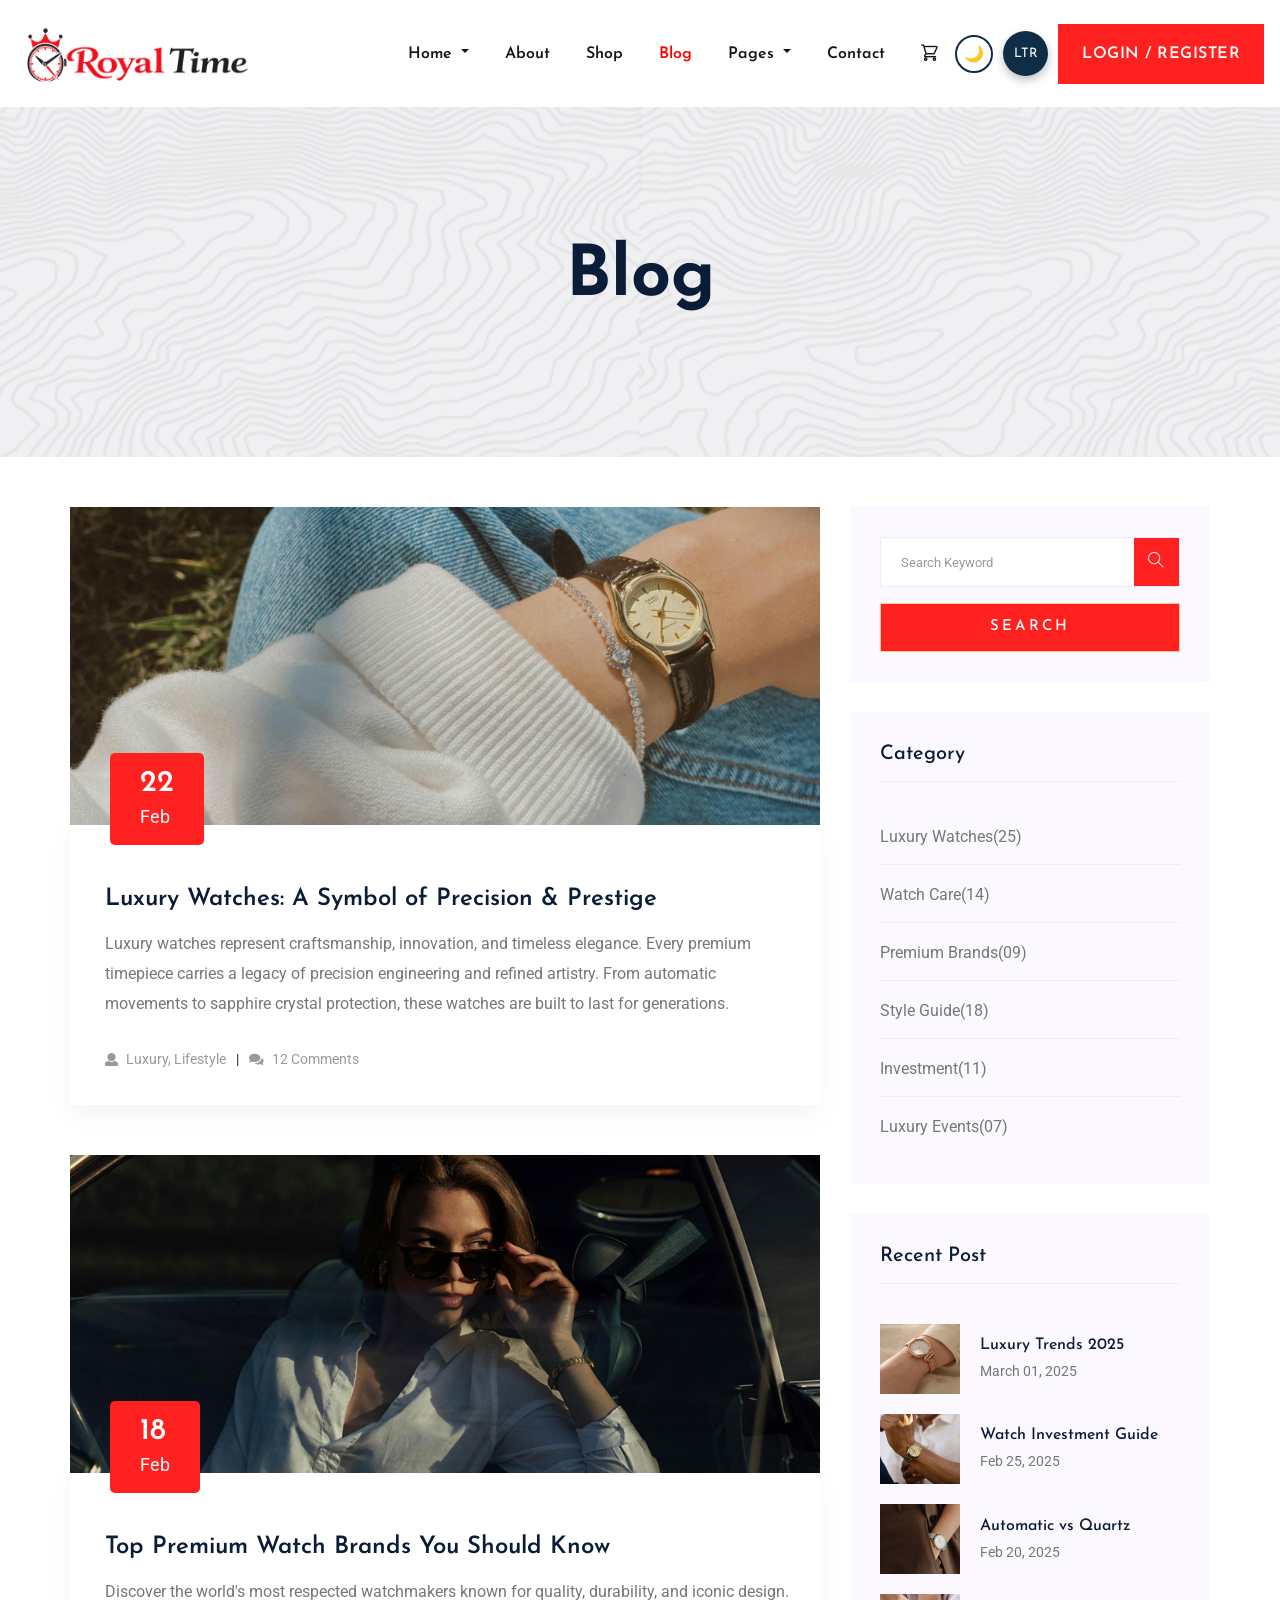
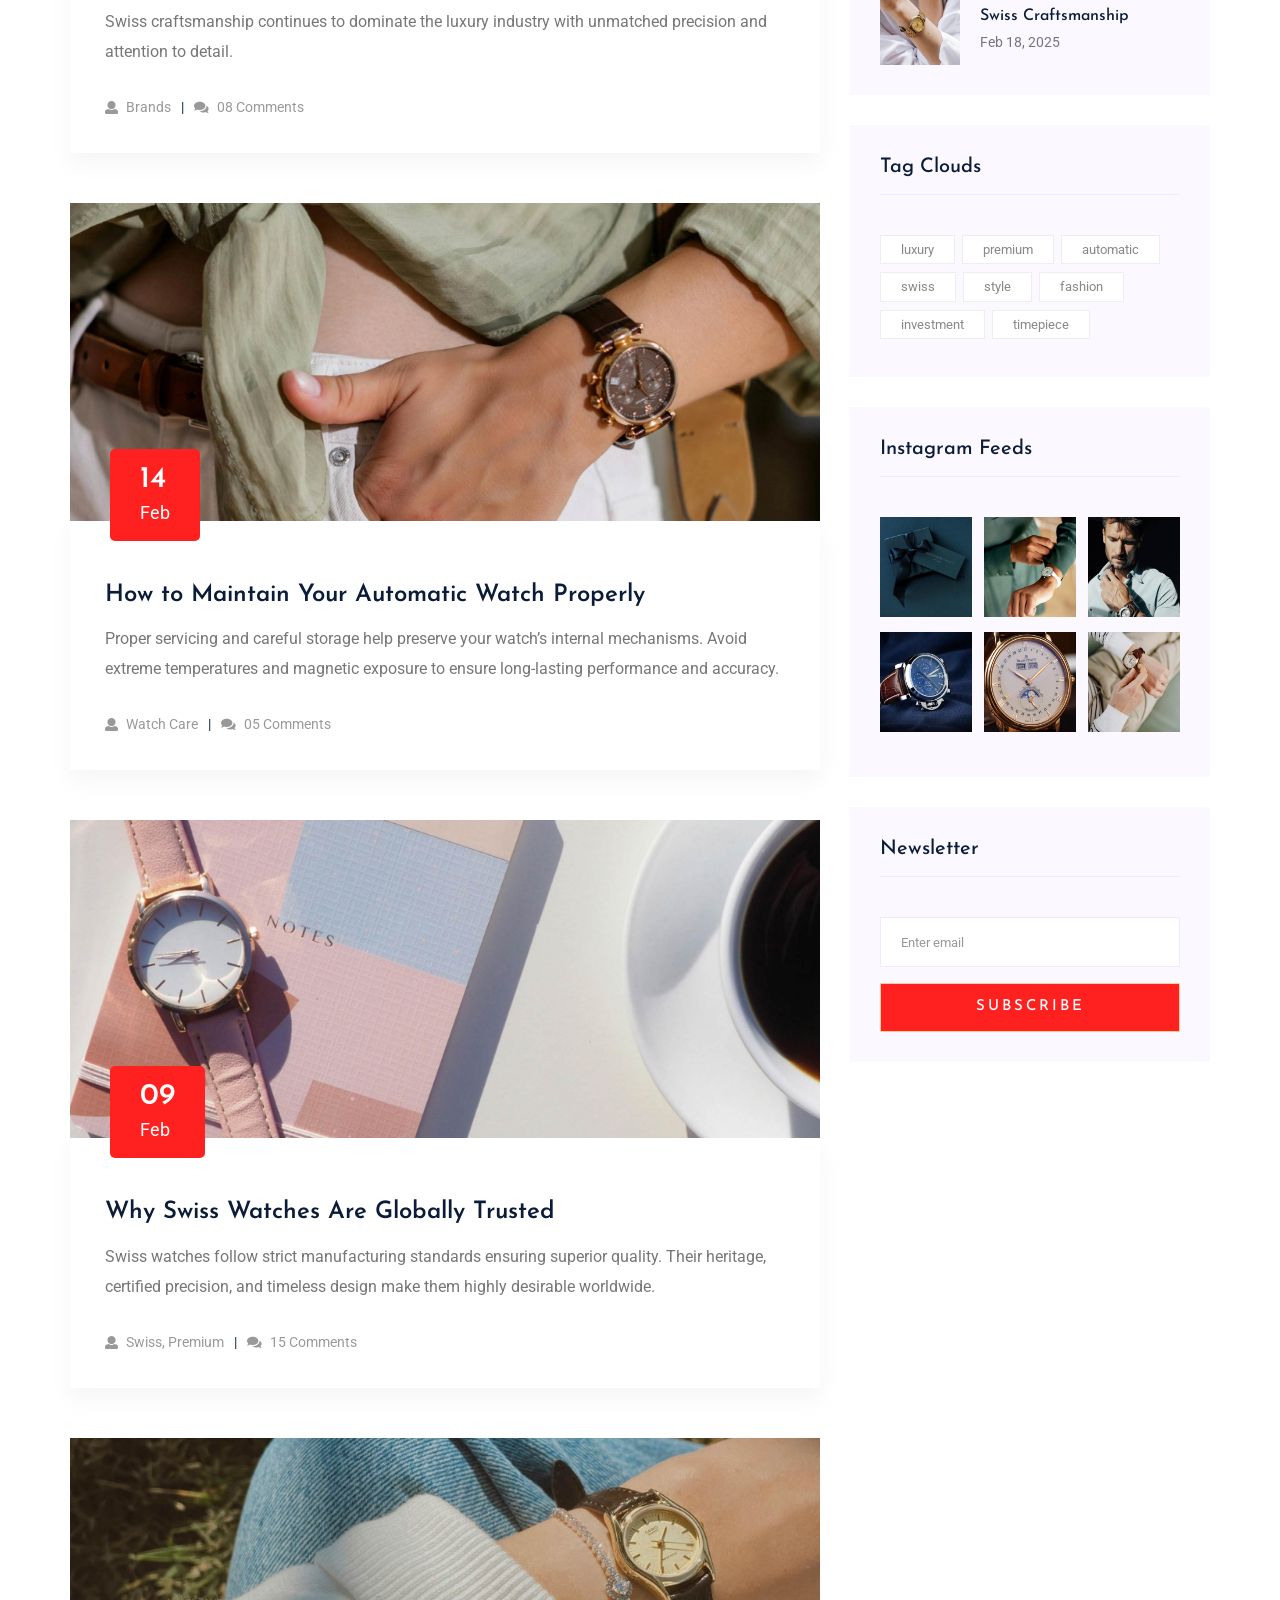
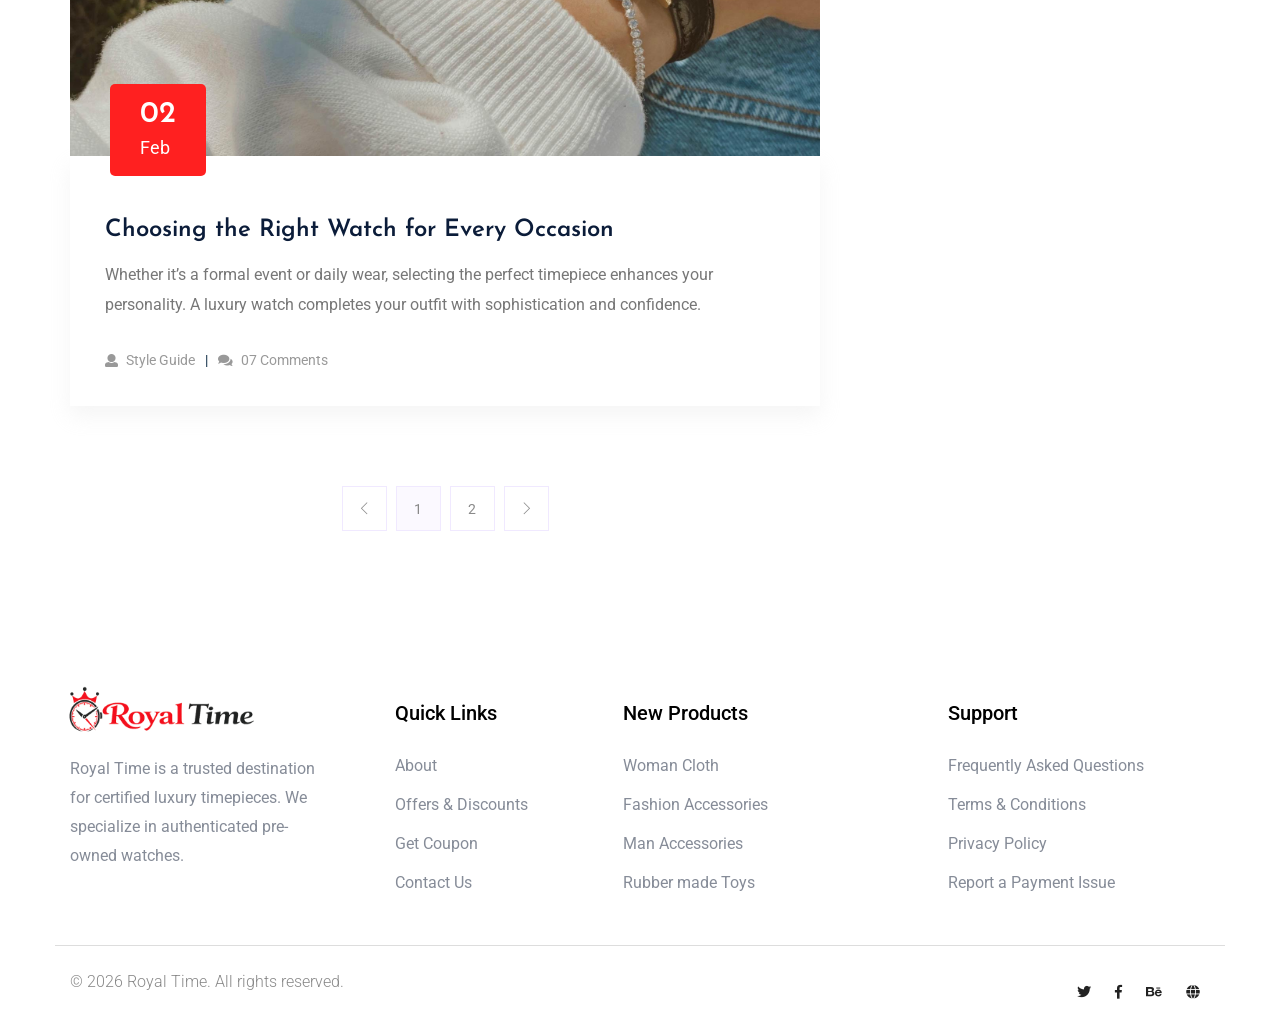
<file: blog.html>
<!doctype html>
<html class="no-js" lang="zxx">
<head>
    <meta charset="utf-8">
    <meta http-equiv="x-ua-compatible" content="ie=edge">
    <title>Royal Time</title>
    <meta name="description" content="">
    <meta name="viewport" content="width=device-width, initial-scale=1">
    <link rel="manifest" href="site.webmanifest">
    <link rel="shortcut icon" type="image/x-icon" href="assets/img/favicon.ico">

    <!-- CSS here -->
        <link rel="stylesheet" href="assets/css/bootstrap.min.css">
        <link rel="stylesheet" href="assets/css/owl.carousel.min.css">
        <link rel="stylesheet" href="assets/css/flaticon.css">
        <link rel="stylesheet" href="assets/css/slicknav.css">
        <link rel="stylesheet" href="assets/css/animate.min.css">
        <link rel="stylesheet" href="assets/css/magnific-popup.css">
        <link rel="stylesheet" href="assets/css/fontawesome-all.min.css">
        <link rel="stylesheet" href="assets/css/themify-icons.css">
        <link rel="stylesheet" href="assets/css/slick.css">
        <link rel="stylesheet" href="assets/css/nice-select.css">
        <link rel="stylesheet" href="assets/css/style.css">
</head>
<body>
    <header>
                <!-- Header Start -->
                <div class="container-fluid px-0">
  
    <nav class="navbar navbar-expand-xl navbar-light py-3">

      <!-- Logo -->
      <a class="navbar-brand" href="index.html">
        <img src="assets/img/logo/royaltime-logo.png" alt="" height="65">
      </a>

      <!-- Toggle Button -->
      <button class="navbar-toggler ms-auto" type="button"
        data-bs-toggle="collapse" data-bs-target="#navbarCollapse">
        <span class="navbar-toggler-icon"></span>
      </button>

      <!-- Navbar Content -->
      <div class="collapse navbar-collapse" id="navbarCollapse">

        <!-- Menu Items -->
        <ul class="navbar-nav ms-auto align-items-xl-center">

          <!-- Home Dropdown -->
          <li class="nav-item dropdown">
            <a class="nav-link dropdown-toggle" href="#" data-toggle="dropdown">
              Home
            </a>
            <ul class="dropdown-menu">
              <li><a href="index.html" class="dropdown-item">Home1</a></li>
              <li><a href="home2.html" class="dropdown-item">Home2</a></li>
            </ul>
          </li>

          <li class="nav-item">
            <a href="about.html" class="nav-link">About</a>
          </li>

          <li class="nav-item">
            <a href="shop.html" class="nav-link">Shop</a>
          </li>

            <li class="nav-item">
            <a href="blog.html" class="nav-link active">Blog</a>
          </li>
          <li class="nav-item dropdown">
            <a class="nav-link dropdown-toggle" href="#" data-toggle="dropdown">
              Pages
            </a>
            <ul class="dropdown-menu">
              <li><a href="cart.html" class="dropdown-item">Cart</a></li>
              <li><a href="confirmation.html" class="dropdown-item">Confirmation</a></li>
              <li><a href="checkout.html" class="dropdown-item">Product Checkout</a></li>
            </ul>
          </li>
          <li class="nav-item">
            <a href="contact.html" class="nav-link">Contact</a>
          </li>

          <div class="head-btns">
          <!-- Cart Icon -->
          <li class="nav-item ms-xl-3">
            <a href="cart.html" class="nav-link">
              <span class="flaticon-shopping-cart"></span>
            </a>
          </li>

          <!-- Dark Toggle -->
          <li class="nav-item">
            <button id="theme-toggle" class="theme-btn ms-2">🌙</button>
          </li>

          <!-- RTL Toggle -->
          <li class="nav-item">
           <button id="rtl-toggle" class="rtl-btn" aria-label="Toggle RTL">
  <span id="rtl-icon">LTR</span>
</button>
          </li>
      </div>

          <!-- Login Button -->
          <li class="nav-item ms-xl-3">
            <a href="login.html" class="btn btn-primary px-4 ms-2 loginbtn">
              Login / Register
            </a>
          </li>

        </ul>
      </div>

    </nav>
  </div>

                <!-- Header End -->
            </header>
    <main>
        <!--? Hero Area Start-->
        <div class="slider-area ">
            <div class="single-slider slider-height2 d-flex align-items-center">
                <div class="container">
                    <div class="row">
                        <div class="col-xl-12">
                            <div class="hero-cap text-center">
                                <h2>Blog</h2>
                            </div>
                        </div>
                    </div>
                </div>
            </div>
        </div>
        <!--? Hero Area End-->
        <!--================Blog Area =================-->
       <section class="blog_area blog_page section-padding">
    <div class="container">
        <div class="row">
            <div class="col-lg-8 mb-5 mb-lg-0 order-2 order-lg-1">
                <div class="blog_left_sidebar">

                    <!-- Blog 1 -->
                    <article class="blog_item">
                        <div class="blog_item_img">
                            <img class="card-img rounded-0" src="assets/img/blog/single_blog_3.jpg" alt="">
                            <a href="#" class="blog_item_date">
                                <h3>22</h3>
                                <p>Feb</p>
                            </a>
                        </div>

                        <div class="blog_details">
                            <a class="d-inline-block" href="single-blog.html">
                                <h2>Luxury Watches: A Symbol of Precision & Prestige</h2>
                            </a>
                            <p>
                                Luxury watches represent craftsmanship, innovation, and timeless elegance. 
                                Every premium timepiece carries a legacy of precision engineering and refined artistry. 
                                From automatic movements to sapphire crystal protection, these watches are built to last for generations.
                            </p>
                            <ul class="blog-info-link">
                                <li><a href="#"><i class="fa fa-user"></i> Luxury, Lifestyle</a></li>
                                <li><a href="#"><i class="fa fa-comments"></i> 12 Comments</a></li>
                            </ul>
                        </div>
                    </article>

                    <!-- Blog 2 -->
                    <article class="blog_item">
                        <div class="blog_item_img">
                            <img class="card-img rounded-0" src="assets/img/blog/single_blog_5.jpg" alt="">
                            <a href="#" class="blog_item_date">
                                <h3>18</h3>
                                <p>Feb</p>
                            </a>
                        </div>

                        <div class="blog_details">
                            <a class="d-inline-block" href="single-blog.html">
                                <h2>Top Premium Watch Brands You Should Know</h2>
                            </a>
                            <p>
                                Discover the world's most respected watchmakers known for quality, durability, and iconic design. 
                                Swiss craftsmanship continues to dominate the luxury industry with unmatched precision and attention to detail.
                            </p>
                            <ul class="blog-info-link">
                                <li><a href="#"><i class="fa fa-user"></i> Brands</a></li>
                                <li><a href="#"><i class="fa fa-comments"></i> 08 Comments</a></li>
                            </ul>
                        </div>
                    </article>

                    <!-- Blog 3 -->
                    <article class="blog_item">
                        <div class="blog_item_img">
                            <img class="card-img rounded-0" src="assets/img/blog/single_blog_1.jpg" alt="">
                            <a href="#" class="blog_item_date">
                                <h3>14</h3>
                                <p>Feb</p>
                            </a>
                        </div>

                        <div class="blog_details">
                            <a class="d-inline-block" href="single-blog.html">
                                <h2>How to Maintain Your Automatic Watch Properly</h2>
                            </a>
                            <p>
                                Proper servicing and careful storage help preserve your watch’s internal mechanisms. 
                                Avoid extreme temperatures and magnetic exposure to ensure long-lasting performance and accuracy.
                            </p>
                            <ul class="blog-info-link">
                                <li><a href="#"><i class="fa fa-user"></i> Watch Care</a></li>
                                <li><a href="#"><i class="fa fa-comments"></i> 05 Comments</a></li>
                            </ul>
                        </div>
                    </article>

                    <!-- Blog 4 -->
                    <article class="blog_item">
                        <div class="blog_item_img">
                            <img class="card-img rounded-0" src="assets/img/blog/single_blog_4.jpg" alt="">
                            <a href="#" class="blog_item_date">
                                <h3>09</h3>
                                <p>Feb</p>
                            </a>
                        </div>

                        <div class="blog_details">
                            <a class="d-inline-block" href="single-blog.html">
                                <h2>Why Swiss Watches Are Globally Trusted</h2>
                            </a>
                            <p>
                                Swiss watches follow strict manufacturing standards ensuring superior quality. 
                                Their heritage, certified precision, and timeless design make them highly desirable worldwide.
                            </p>
                            <ul class="blog-info-link">
                                <li><a href="#"><i class="fa fa-user"></i> Swiss, Premium</a></li>
                                <li><a href="#"><i class="fa fa-comments"></i> 15 Comments</a></li>
                            </ul>
                        </div>
                    </article>

                    <!-- Blog 5 -->
                    <article class="blog_item">
                        <div class="blog_item_img">
                            <img class="card-img rounded-0" src="assets/img/blog/single_blog_2.jpg" alt="">
                            <a href="#" class="blog_item_date">
                                <h3>02</h3>
                                <p>Feb</p>
                            </a>
                        </div>

                        <div class="blog_details">
                            <a class="d-inline-block" href="single-blog.html">
                                <h2>Choosing the Right Watch for Every Occasion</h2>
                            </a>
                            <p>
                                Whether it’s a formal event or daily wear, selecting the perfect timepiece enhances your personality. 
                                A luxury watch completes your outfit with sophistication and confidence.
                            </p>
                            <ul class="blog-info-link">
                                <li><a href="#"><i class="fa fa-user"></i> Style Guide</a></li>
                                <li><a href="#"><i class="fa fa-comments"></i> 07 Comments</a></li>
                            </ul>
                        </div>
                    </article>

                    <nav class="blog-pagination justify-content-center d-flex">
                        <ul class="pagination">
                            <li class="page-item">
                                <a href="#" class="page-link"><i class="ti-angle-left"></i></a>
                            </li>
                            <li class="page-item active">
                                <a href="#" class="page-link">1</a>
                            </li>
                            <li class="page-item">
                                <a href="#" class="page-link">2</a>
                            </li>
                            <li class="page-item">
                                <a href="#" class="page-link"><i class="ti-angle-right"></i></a>
                            </li>
                        </ul>
                    </nav>

                </div>
            </div>

           <!-- FULL SIDEBAR START -->
<div class="col-lg-4 order-1 order-lg-2">
    <div class="blog_right_sidebar">

        <!-- Search -->
        <aside class="single_sidebar_widget search_widget">
            <form action="#">
                <div class="form-group">
                    <div class="input-group mb-3">
                        <input type="text" class="form-control" placeholder='Search Keyword'
                            onfocus="this.placeholder = ''"
                            onblur="this.placeholder = 'Search Keyword'">
                        <div class="input-group-append">
                            <button class="btns" type="button"><i class="ti-search"></i></button>
                        </div>
                    </div>
                </div>
                <button class="button rounded-0 primary-bg text-white w-100 btn_1 boxed-btn"
                    type="submit">Search</button>
            </form>
        </aside>

        <!-- Category -->
        <aside class="single_sidebar_widget post_category_widget">
            <h4 class="widget_title">Category</h4>
            <ul class="list cat-list">
                <li><a href="#" class="d-flex"><p>Luxury Watches</p><p>(25)</p></a></li>
                <li><a href="#" class="d-flex"><p>Watch Care</p><p>(14)</p></a></li>
                <li><a href="#" class="d-flex"><p>Premium Brands</p><p>(09)</p></a></li>
                <li><a href="#" class="d-flex"><p>Style Guide</p><p>(18)</p></a></li>
                <li><a href="#" class="d-flex"><p>Investment</p><p>(11)</p></a></li>
                <li><a href="#" class="d-flex"><p>Luxury Events</p><p>(07)</p></a></li>
            </ul>
        </aside>

        <!-- Recent Post -->
        <aside class="single_sidebar_widget popular_post_widget">
            <h3 class="widget_title">Recent Post</h3>

            <div class="media post_item">
                <img src="assets/img/post/post_1.jpg" alt="">
                <div class="media-body">
                    <a href="single-blog.html"><h3>Luxury Trends 2025</h3></a>
                    <p>March 01, 2025</p>
                </div>
            </div>

            <div class="media post_item">
                <img src="assets/img/post/post_2.jpg" alt="">
                <div class="media-body">
                    <a href="single-blog.html"><h3>Watch Investment Guide</h3></a>
                    <p>Feb 25, 2025</p>
                </div>
            </div>

            <div class="media post_item">
                <img src="assets/img/post/post_3.jpg" alt="">
                <div class="media-body">
                    <a href="single-blog.html"><h3>Automatic vs Quartz</h3></a>
                    <p>Feb 20, 2025</p>
                </div>
            </div>

            <div class="media post_item">
                <img src="assets/img/post/post_4.jpg" alt="">
                <div class="media-body">
                    <a href="single-blog.html"><h3>Swiss Craftsmanship</h3></a>
                    <p>Feb 18, 2025</p>
                </div>
            </div>
        </aside>

        <!-- Tag Cloud -->
        <aside class="single_sidebar_widget tag_cloud_widget">
            <h4 class="widget_title">Tag Clouds</h4>
            <ul class="list">
                <li><a href="#">luxury</a></li>
                <li><a href="#">premium</a></li>
                <li><a href="#">automatic</a></li>
                <li><a href="#">swiss</a></li>
                <li><a href="#">style</a></li>
                <li><a href="#">fashion</a></li>
                <li><a href="#">investment</a></li>
                <li><a href="#">timepiece</a></li>
            </ul>
        </aside>

        <!-- Instagram Feeds (THIS WAS MISSING) -->
        <aside class="single_sidebar_widget instagram_feeds">
            <h4 class="widget_title">Instagram Feeds</h4>
            <ul class="instagram_row flex-wrap">
                <li><a href="#"><img class="img-fluid" src="assets/img/post/post_5.jpg" alt=""></a></li>
                <li><a href="#"><img class="img-fluid" src="assets/img/post/post_6.jpg" alt=""></a></li>
                <li><a href="#"><img class="img-fluid" src="assets/img/post/post_7.jpg" alt=""></a></li>
                <li><a href="#"><img class="img-fluid" src="assets/img/post/post_8.jpg" alt=""></a></li>
                <li><a href="#"><img class="img-fluid" src="assets/img/post/post_9.jpg" alt=""></a></li>
                <li><a href="#"><img class="img-fluid" src="assets/img/post/post_10.jpg" alt=""></a></li>
            </ul>
        </aside>

        <!-- Newsletter -->
        <aside class="single_sidebar_widget newsletter_widget">
            <h4 class="widget_title">Newsletter</h4>
            <form action="#">
                <div class="form-group">
                    <input type="email" class="form-control"
                        onfocus="this.placeholder = ''"
                        onblur="this.placeholder = 'Enter email'"
                        placeholder='Enter email' required>
                </div>
                <button class="button rounded-0 primary-bg text-white w-100 btn_1 boxed-btn"
                    type="submit">Subscribe</button>
            </form>
        </aside>

    </div>
</div>
<!-- FULL SIDEBAR END -->

        </div>
    </div>
</section>
    </main>
    <footer>
        <!-- Footer Start-->
        <div class="footer-area footer-padding">
            <div class="container">
                <div class="row d-flex justify-content-between">
                    <div class="col-xl-3 col-lg-3 col-md-5 col-sm-6">
                        <div class="single-footer-caption mb-50">
                            <div class="single-footer-caption mb-30">
                                <!-- logo -->
                                <div class="footer-logo">
                                    <a href="index.html"><img src="assets/img/logo/royaltime-logo.png" alt=""></a>
                                </div>
                                <div class="footer-tittle">
                                    <div class="footer-pera">
                                        <p> Royal Time is a trusted destination for certified luxury timepieces. 
            We specialize in authenticated pre-owned watches.</p>
                                </div>
                                </div>
                            </div>
                        </div>
                    </div>
                    <div class="col-xl-2 col-lg-3 col-md-3 col-sm-5">
                        <div class="single-footer-caption mb-50">
                            <div class="footer-tittle">
                                <h4>Quick Links</h4>
                                <ul>
                                    <li><a href="#">About</a></li>
                                    <li><a href="#"> Offers & Discounts</a></li>
                                    <li><a href="#"> Get Coupon</a></li>
                                    <li><a href="#">  Contact Us</a></li>
                                </ul>
                            </div>
                        </div>
                    </div>
                    <div class="col-xl-3 col-lg-3 col-md-4 col-sm-7">
                        <div class="single-footer-caption mb-50">
                            <div class="footer-tittle">
                                <h4>New Products</h4>
                                <ul>
                                    <li><a href="#">Woman Cloth</a></li>
                                    <li><a href="#">Fashion Accessories</a></li>
                                    <li><a href="#"> Man Accessories</a></li>
                                    <li><a href="#"> Rubber made Toys</a></li>
                                </ul>
                            </div>
                        </div>
                    </div>
                    <div class="col-xl-3 col-lg-3 col-md-5 col-sm-7">
                        <div class="single-footer-caption mb-50">
                            <div class="footer-tittle">
                                <h4>Support</h4>
                                <ul>
                                    <li><a href="#">Frequently Asked Questions</a></li>
                                    <li><a href="#">Terms & Conditions</a></li>
                                    <li><a href="#">Privacy Policy</a></li>
                                    <li><a href="#">Report a Payment Issue</a></li>
                                </ul>
                            </div>
                        </div>
                    </div>
                </div>
                <!-- Footer bottom -->
                <div class="row align-items-center">
                    <div class="col-xl-7 col-lg-8 col-md-7">
                        <div class="footer-copy-right">
                           <p>
        © <script>document.write(new Date().getFullYear());</script> 
        Royal Time. All rights reserved.
    </p>               
                        </div>
                    </div>
                    <div class="col-xl-5 col-lg-4 col-md-5">
                        <div class="footer-copy-right f-right">
                            <!-- social -->
                            <div class="footer-social">
                                <a href="#"><i class="fab fa-twitter"></i></a>
                                <a href="https://www.facebook.com/sai4ull"><i class="fab fa-facebook-f"></i></a>
                                <a href="#"><i class="fab fa-behance"></i></a>
                                <a href="#"><i class="fas fa-globe"></i></a>
                            </div>
                        </div>
                    </div>
                </div>
            </div>
        </div>
        <!-- Footer End-->
    </footer>
    <!--? Search model Begin -->
    <div class="search-model-box">
        <div class="h-100 d-flex align-items-center justify-content-center">
            <div class="search-close-btn">+</div>
            <form class="search-model-form">
                <input type="text" id="search-input" placeholder="Searching key.....">
            </form>
        </div>
    </div>
    <!-- Search model end -->

    <!-- JS here -->

    <script src="./assets/js/vendor/modernizr-3.5.0.min.js"></script>
    <!-- Jquery, Popper, Bootstrap -->
    <script src="./assets/js/vendor/jquery-1.12.4.min.js"></script>
    <script src="./assets/js/popper.min.js"></script>
    <script src="./assets/js/bootstrap.min.js"></script>
    <!-- Jquery Mobile Menu -->
    <script src="./assets/js/jquery.slicknav.min.js"></script>

    <!-- Jquery Slick , Owl-Carousel Plugins -->
    <script src="./assets/js/owl.carousel.min.js"></script>
    <script src="./assets/js/slick.min.js"></script>

    <!-- One Page, Animated-HeadLin -->
    <script src="./assets/js/wow.min.js"></script>
    <script src="./assets/js/animated.headline.js"></script>
    
    <!-- Scrollup, nice-select, sticky -->
    <script src="./assets/js/jquery.scrollUp.min.js"></script>
    <script src="./assets/js/jquery.nice-select.min.js"></script>
    <script src="./assets/js/jquery.sticky.js"></script>
    <script src="./assets/js/jquery.magnific-popup.js"></script>

    <!-- contact js -->
    <script src="./assets/js/contact.js"></script>
    <script src="./assets/js/jquery.form.js"></script>
    <script src="./assets/js/jquery.validate.min.js"></script>
    <script src="./assets/js/mail-script.js"></script>
    <script src="./assets/js/jquery.ajaxchimp.min.js"></script>
    
    <!-- Jquery Plugins, main Jquery -->	
    <script src="./assets/js/plugins.js"></script>
    <script src="./assets/js/main.js"></script>
    <script src="https://cdn.jsdelivr.net/npm/bootstrap@5.3.2/dist/js/bootstrap.bundle.min.js"></script>

</body>
</html>
</file>
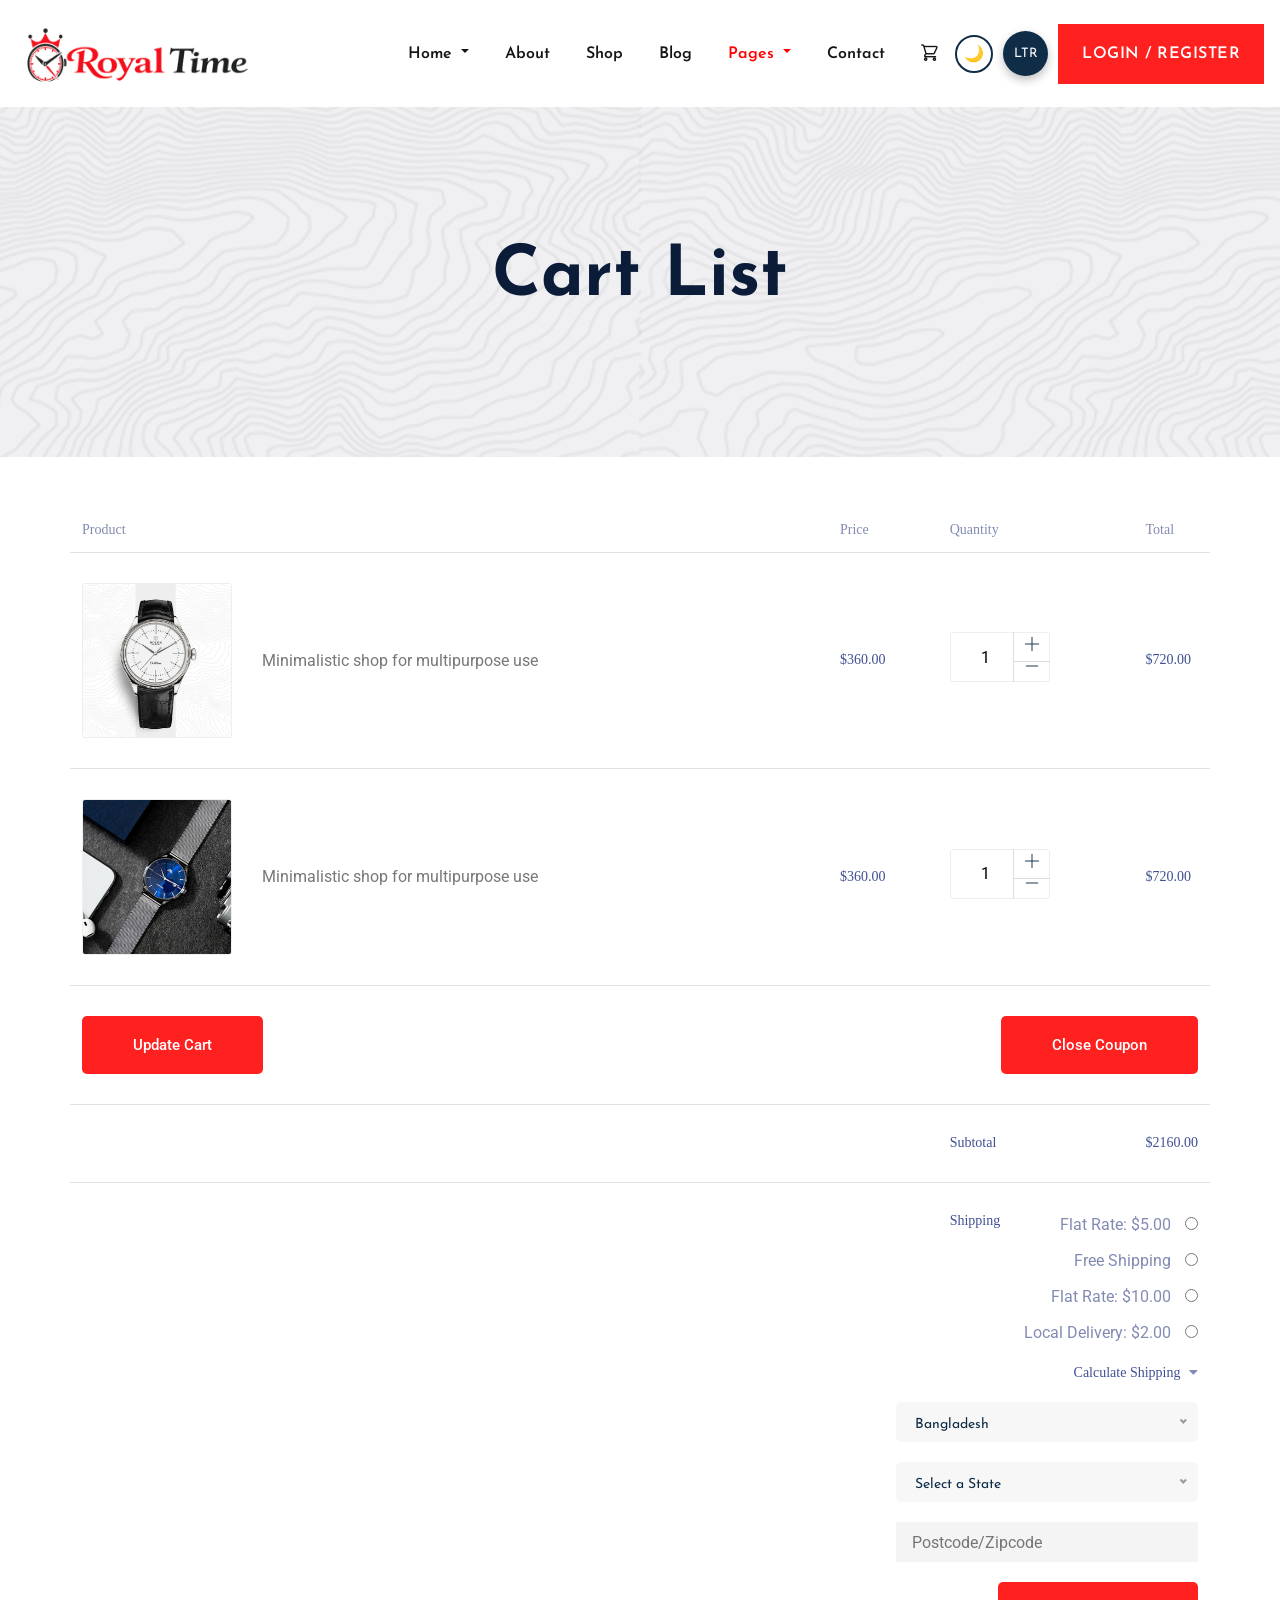
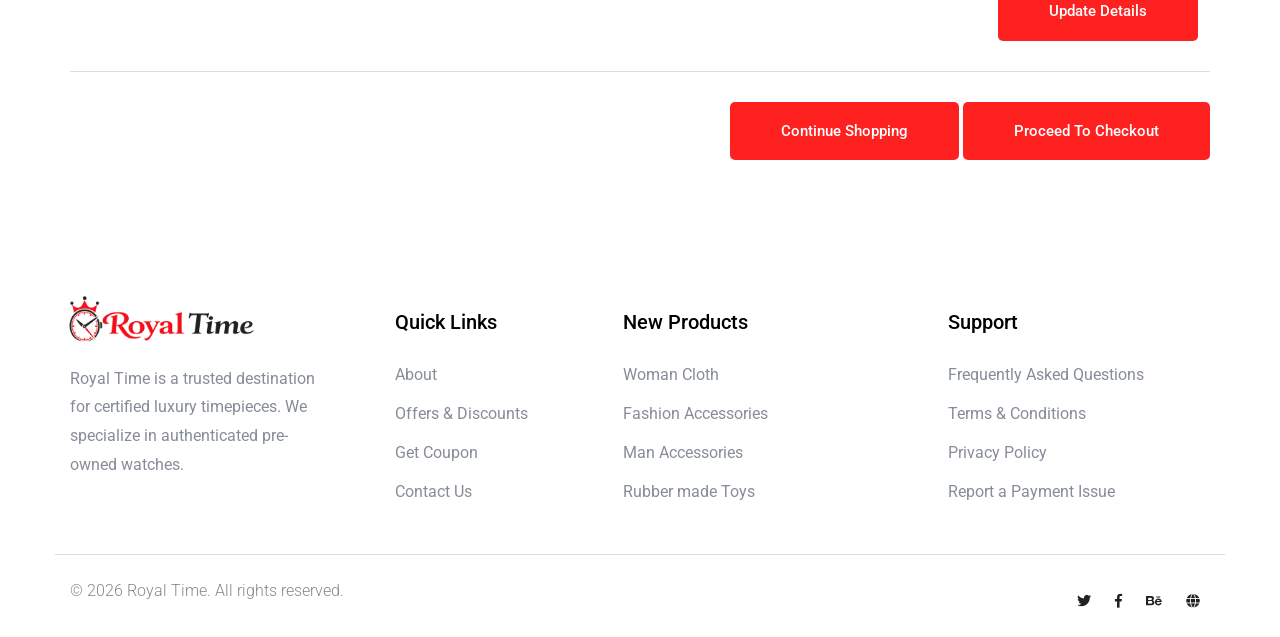
<file: cart.html>
<!doctype html>
<html lang="zxx">
<head>
  <meta charset="utf-8">
  <meta http-equiv="x-ua-compatible" content="ie=edge">
  <title>Royal Time</title>
  <meta name="description" content="">
  <meta name="viewport" content="width=device-width, initial-scale=1">
  <link rel="manifest" href="site.webmanifest">
  <link rel="shortcut icon" type="image/x-icon" href="assets/img/favicon.ico">

  <!-- CSS here -->
      <link rel="stylesheet" href="assets/css/bootstrap.min.css">
      <link rel="stylesheet" href="assets/css/owl.carousel.min.css">
      <link rel="stylesheet" href="assets/css/flaticon.css">
      <link rel="stylesheet" href="assets/css/slicknav.css">
      <link rel="stylesheet" href="assets/css/animate.min.css">
      <link rel="stylesheet" href="assets/css/magnific-popup.css">
      <link rel="stylesheet" href="assets/css/fontawesome-all.min.css">
      <link rel="stylesheet" href="assets/css/themify-icons.css">
      <link rel="stylesheet" href="assets/css/slick.css">
      <link rel="stylesheet" href="assets/css/nice-select.css">
      <link rel="stylesheet" href="assets/css/style.css">
</head>

<body>
   <header>
                <!-- Header Start -->
                <div class="container-fluid px-0">
  
    <nav class="navbar navbar-expand-xl navbar-light py-3">

      <!-- Logo -->
      <a class="navbar-brand" href="index.html">
        <img src="assets/img/logo/royaltime-logo.png" alt="" height="65">
      </a>

      <!-- Toggle Button -->
      <button class="navbar-toggler ms-auto" type="button"
        data-bs-toggle="collapse" data-bs-target="#navbarCollapse">
        <span class="navbar-toggler-icon"></span>
      </button>

      <!-- Navbar Content -->
      <div class="collapse navbar-collapse" id="navbarCollapse">

        <!-- Menu Items -->
        <ul class="navbar-nav ms-auto align-items-xl-center">

          <!-- Home Dropdown -->
          <li class="nav-item dropdown">
            <a class="nav-link dropdown-toggle" href="#" data-toggle="dropdown">
              Home
            </a>
            <ul class="dropdown-menu">
              <li><a href="index.html" class="dropdown-item">Home1</a></li>
              <li><a href="home2.html" class="dropdown-item">Home2</a></li>
            </ul>
          </li>

          <li class="nav-item">
            <a href="about.html" class="nav-link">About</a>
          </li>

          <li class="nav-item">
            <a href="shop.html" class="nav-link">Shop</a>
          </li>

            <li class="nav-item">
            <a href="blog.html" class="nav-link">Blog</a>
          </li>
          <li class="nav-item dropdown">
            <a class="nav-link dropdown-toggle active" href="#" data-toggle="dropdown">
              Pages
            </a>
            <ul class="dropdown-menu">
              <li><a href="cart.html" class="dropdown-item active">Cart</a></li>
              <li><a href="confirmation.html" class="dropdown-item">Confirmation</a></li>
              <li><a href="checkout.html" class="dropdown-item">Product Checkout</a></li>
            </ul>
          </li>
          <li class="nav-item">
            <a href="contact.html" class="nav-link">Contact</a>
          </li>

         <div class="head-btns">
          <!-- Cart Icon -->
          <li class="nav-item ms-xl-3">
            <a href="cart.html" class="nav-link">
              <span class="flaticon-shopping-cart"></span>
            </a>
          </li>

          <!-- Dark Toggle -->
          <li class="nav-item">
            <button id="theme-toggle" class="theme-btn ms-2">🌙</button>
          </li>

          <!-- RTL Toggle -->
          <li class="nav-item">
           <button id="rtl-toggle" class="rtl-btn" aria-label="Toggle RTL">
  <span id="rtl-icon">LTR</span>
</button>
          </li>
      </div>

          <!-- Login Button -->
          <li class="nav-item ms-xl-3">
            <a href="login.html" class="btn btn-primary px-4 ms-2 loginbtn">
              Login / Register
            </a>
          </li>

        </ul>
      </div>

    </nav>
  </div>

                <!-- Header End -->
            </header>
  <main>
      <!-- Hero Area Start-->
      <div class="slider-area ">
          <div class="single-slider slider-height2 d-flex align-items-center">
              <div class="container">
                  <div class="row">
                      <div class="col-xl-12">
                          <div class="hero-cap text-center">
                              <h2>Cart List</h2>
                          </div>
                      </div>
                  </div>
              </div>
          </div>
      </div>
      <!--================Cart Area =================-->
      <section class="cart_area">
        <div class="container">
          <div class="cart_inner">
            <div class="table-responsive">
              <table class="table">
                <thead>
                  <tr>
                    <th scope="col">Product</th>
                    <th scope="col">Price</th>
                    <th scope="col">Quantity</th>
                    <th scope="col">Total</th>
                  </tr>
                </thead>
                <tbody>
                  <tr>
                    <td>
                      <div class="media">
                        <div class="d-flex">
                          <img src="assets/img/gallery/card1.png" alt="" />
                        </div>
                        <div class="media-body">
                          <p>Minimalistic shop for multipurpose use</p>
                        </div>
                      </div>
                    </td>
                    <td>
                      <h5>$360.00</h5>
                    </td>
                    <td>
                      <div class="product_count">
                        <span class="input-number-decrement"> <i class="ti-minus"></i></span>
                        <input class="input-number" type="text" value="1" min="0" max="10">
                        <span class="input-number-increment"> <i class="ti-plus"></i></span>
                      </div>
                    </td>
                    <td>
                      <h5>$720.00</h5>
                    </td>
                  </tr>
                  <tr>
                    <td>
                      <div class="media">
                        <div class="d-flex">
                          <img src="assets/img/gallery/card2.png" alt="" />
                        </div>
                        <div class="media-body">
                          <p>Minimalistic shop for multipurpose use</p>
                        </div>
                      </div>
                    </td>
                    <td>
                      <h5>$360.00</h5>
                    </td>
                    <td>
                      <div class="product_count">
                          <span class="input-number-decrement"> <i class="ti-minus"></i></span>
                          <input class="input-number" type="text" value="1" min="0" max="10">
                          <span class="input-number-increment"> <i class="ti-plus"></i></span>
                      </div>
                    </td>
                    <td>
                      <h5>$720.00</h5>
                    </td>
                  </tr>
                  <tr class="bottom_button">
                    <td>
                      <a class="btn_1" href="#">Update Cart</a>
                    </td>
                    <td></td>
                    <td></td>
                    <td>
                      <div class="cupon_text float-right">
                        <a class="btn_1" href="#">Close Coupon</a>
                      </div>
                    </td>
                  </tr>
                  <tr>
                    <td></td>
                    <td></td>
                    <td>
                      <h5>Subtotal</h5>
                    </td>
                    <td>
                      <h5>$2160.00</h5>
                    </td>
                  </tr>
                  <tr class="shipping_area">
                    <td></td>
                    <td></td>
                    <td>
                      <h5>Shipping</h5>
                    </td>
                    <td>
                      <div class="shipping_box">
                        <ul class="list">
                          <li>
                            Flat Rate: $5.00
                            <input type="radio" aria-label="Radio button for following text input">
                          </li>
                          <li>
                            Free Shipping
                            <input type="radio" aria-label="Radio button for following text input">
                          </li>
                          <li>
                            Flat Rate: $10.00
                            <input type="radio" aria-label="Radio button for following text input">
                          </li>
                          <li class="active">
                            Local Delivery: $2.00
                            <input type="radio" aria-label="Radio button for following text input">
                          </li>
                        </ul>
                        <h6>
                          Calculate Shipping
                          <i class="fa fa-caret-down" aria-hidden="true"></i>
                        </h6>
                        <select class="shipping_select">
                          <option value="1">Bangladesh</option>
                          <option value="2">India</option>
                          <option value="4">Pakistan</option>
                        </select>
                        <select class="shipping_select section_bg">
                          <option value="1">Select a State</option>
                          <option value="2">Select a State</option>
                          <option value="4">Select a State</option>
                        </select>
                        <input class="post_code" type="text" placeholder="Postcode/Zipcode" />
                        <a class="btn_1" href="#">Update Details</a>
                      </div>
                    </td>
                  </tr>
                </tbody>
              </table>
              <div class="checkout_btn_inner float-right">
                <a class="btn_1" href="#">Continue Shopping</a>
                <a class="btn_1 checkout_btn_1" href="#">Proceed to checkout</a>
              </div>
            </div>
          </div>
      </section>
      <!--================End Cart Area =================-->
  </main>
  <footer>
        <!-- Footer Start-->
        <div class="footer-area footer-padding">
            <div class="container">
                <div class="row d-flex justify-content-between">
                    <div class="col-xl-3 col-lg-3 col-md-5 col-sm-6">
                        <div class="single-footer-caption mb-50">
                            <div class="single-footer-caption mb-30">
                                <!-- logo -->
                                <div class="footer-logo">
                                    <a href="index.html"><img src="assets/img/logo/royaltime-logo.png" alt=""></a>
                                </div>
                                <div class="footer-tittle">
                                    <div class="footer-pera">
                                        <p> Royal Time is a trusted destination for certified luxury timepieces. 
            We specialize in authenticated pre-owned watches.</p>
                                </div>
                                </div>
                            </div>
                        </div>
                    </div>
                    <div class="col-xl-2 col-lg-3 col-md-3 col-sm-5">
                        <div class="single-footer-caption mb-50">
                            <div class="footer-tittle">
                                <h4>Quick Links</h4>
                                <ul>
                                    <li><a href="#">About</a></li>
                                    <li><a href="#"> Offers & Discounts</a></li>
                                    <li><a href="#"> Get Coupon</a></li>
                                    <li><a href="#">  Contact Us</a></li>
                                </ul>
                            </div>
                        </div>
                    </div>
                    <div class="col-xl-3 col-lg-3 col-md-4 col-sm-7">
                        <div class="single-footer-caption mb-50">
                            <div class="footer-tittle">
                                <h4>New Products</h4>
                                <ul>
                                    <li><a href="#">Woman Cloth</a></li>
                                    <li><a href="#">Fashion Accessories</a></li>
                                    <li><a href="#"> Man Accessories</a></li>
                                    <li><a href="#"> Rubber made Toys</a></li>
                                </ul>
                            </div>
                        </div>
                    </div>
                    <div class="col-xl-3 col-lg-3 col-md-5 col-sm-7">
                        <div class="single-footer-caption mb-50">
                            <div class="footer-tittle">
                                <h4>Support</h4>
                                <ul>
                                    <li><a href="#">Frequently Asked Questions</a></li>
                                    <li><a href="#">Terms & Conditions</a></li>
                                    <li><a href="#">Privacy Policy</a></li>
                                    <li><a href="#">Report a Payment Issue</a></li>
                                </ul>
                            </div>
                        </div>
                    </div>
                </div>
                <!-- Footer bottom -->
                <div class="row align-items-center">
                    <div class="col-xl-7 col-lg-8 col-md-7">
                        <div class="footer-copy-right">
                           <p>
        © <script>document.write(new Date().getFullYear());</script> 
        Royal Time. All rights reserved.
    </p>               
                        </div>
                    </div>
                    <div class="col-xl-5 col-lg-4 col-md-5">
                        <div class="footer-copy-right f-right">
                            <!-- social -->
                            <div class="footer-social">
                                <a href="#"><i class="fab fa-twitter"></i></a>
                                <a href="https://www.facebook.com/sai4ull"><i class="fab fa-facebook-f"></i></a>
                                <a href="#"><i class="fab fa-behance"></i></a>
                                <a href="#"><i class="fas fa-globe"></i></a>
                            </div>
                        </div>
                    </div>
                </div>
            </div>
        </div>
        <!-- Footer End-->
    </footer>
  <!--? Search model Begin -->
  <div class="search-model-box">
      <div class="h-100 d-flex align-items-center justify-content-center">
          <div class="search-close-btn">+</div>
          <form class="search-model-form">
              <input type="text" id="search-input" placeholder="Searching key.....">
          </form>
      </div>
  </div>
  <!-- Search model end -->

  <!-- JS here -->

  <script src="./assets/js/vendor/modernizr-3.5.0.min.js"></script>
  <!-- Jquery, Popper, Bootstrap -->
  <script src="./assets/js/vendor/jquery-1.12.4.min.js"></script>
  <script src="./assets/js/popper.min.js"></script>
  <script src="./assets/js/bootstrap.min.js"></script>
  <!-- Jquery Mobile Menu -->
  <script src="./assets/js/jquery.slicknav.min.js"></script>

  <!-- Jquery Slick , Owl-Carousel Plugins -->
  <script src="./assets/js/owl.carousel.min.js"></script>
  <script src="./assets/js/slick.min.js"></script>

  <!-- One Page, Animated-HeadLin -->
  <script src="./assets/js/wow.min.js"></script>
  <script src="./assets/js/animated.headline.js"></script>
  
  <!-- Scrollup, nice-select, sticky -->
  <script src="./assets/js/jquery.scrollUp.min.js"></script>
  <script src="./assets/js/jquery.nice-select.min.js"></script>
  <script src="./assets/js/jquery.sticky.js"></script>
  <script src="./assets/js/jquery.magnific-popup.js"></script>

  <!-- contact js -->
  <script src="./assets/js/contact.js"></script>
  <script src="./assets/js/jquery.form.js"></script>
  <script src="./assets/js/jquery.validate.min.js"></script>
  <script src="./assets/js/mail-script.js"></script>
  <script src="./assets/js/jquery.ajaxchimp.min.js"></script>
  
  <!-- Jquery Plugins, main Jquery -->	
  <script src="./assets/js/plugins.js"></script>
  <script src="./assets/js/main.js"></script>
  <script src="https://cdn.jsdelivr.net/npm/bootstrap@5.3.2/dist/js/bootstrap.bundle.min.js"></script>

</body>
</html>
</file>
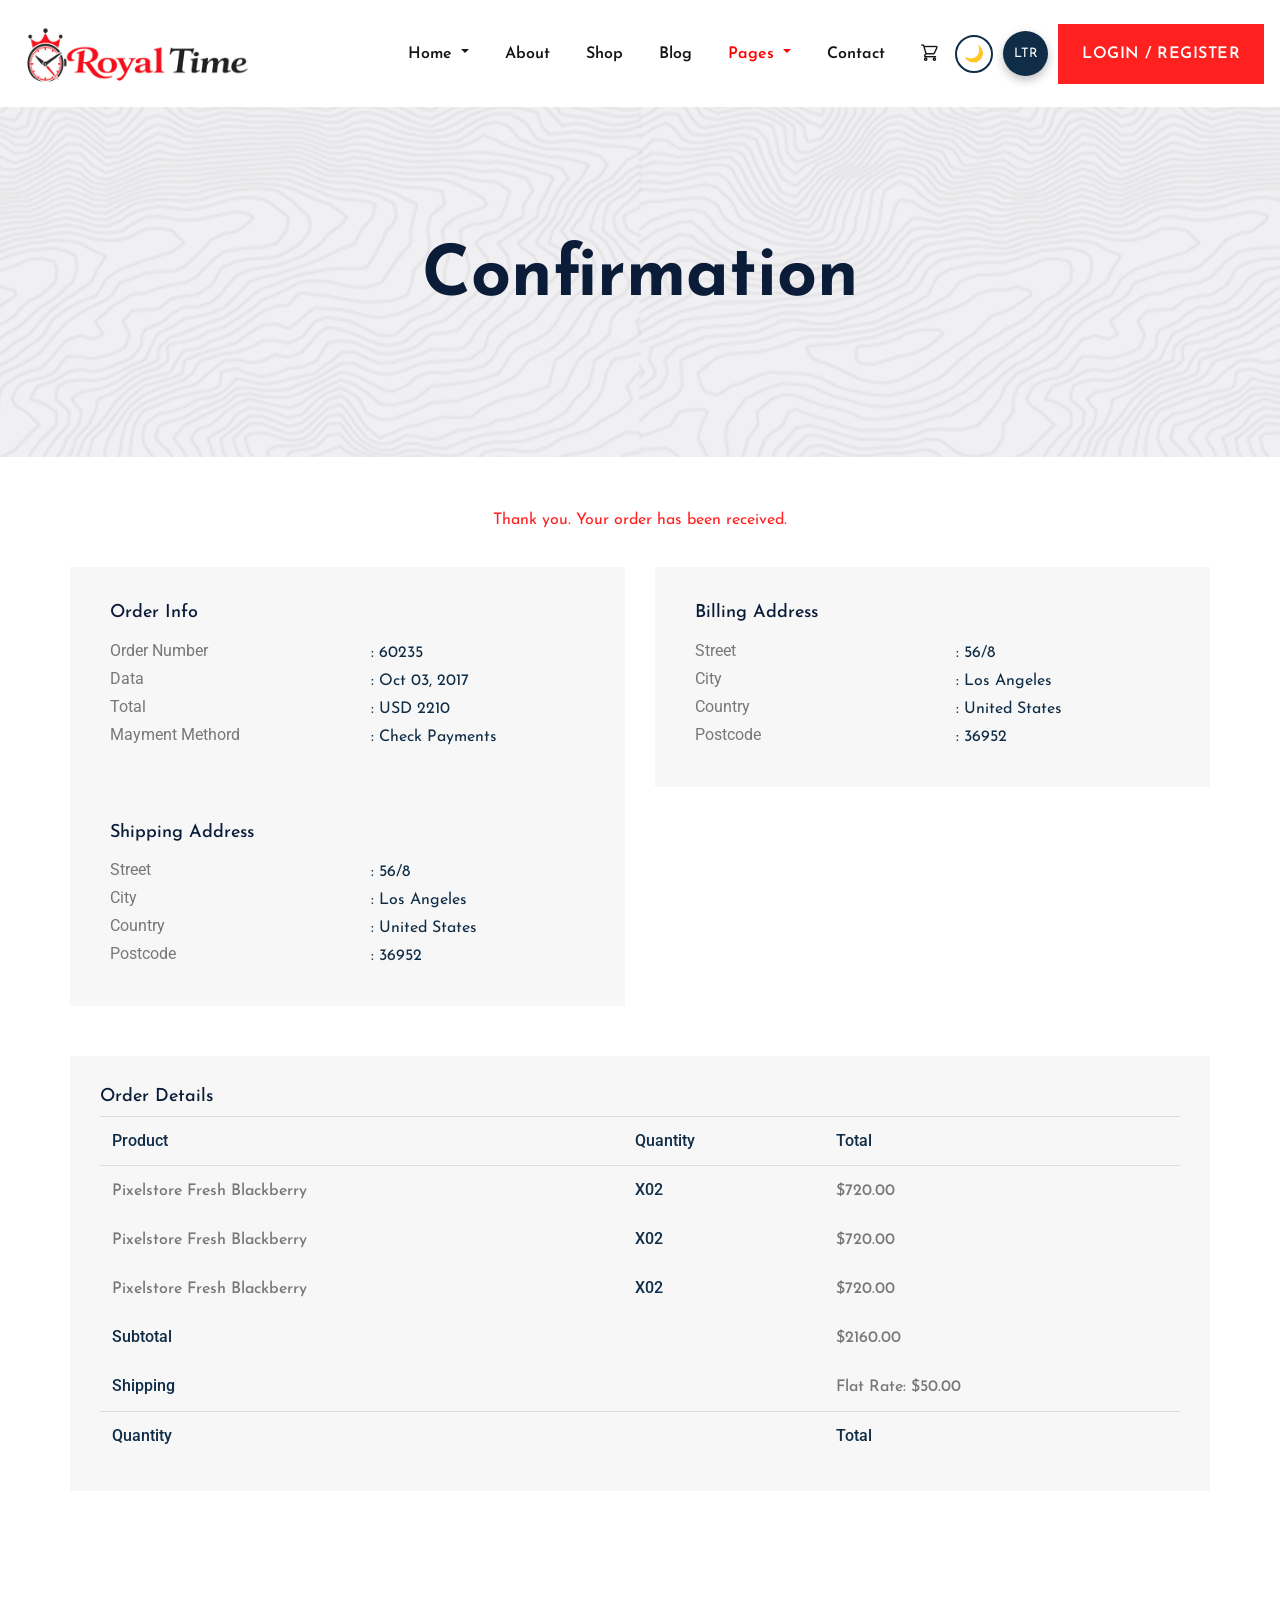
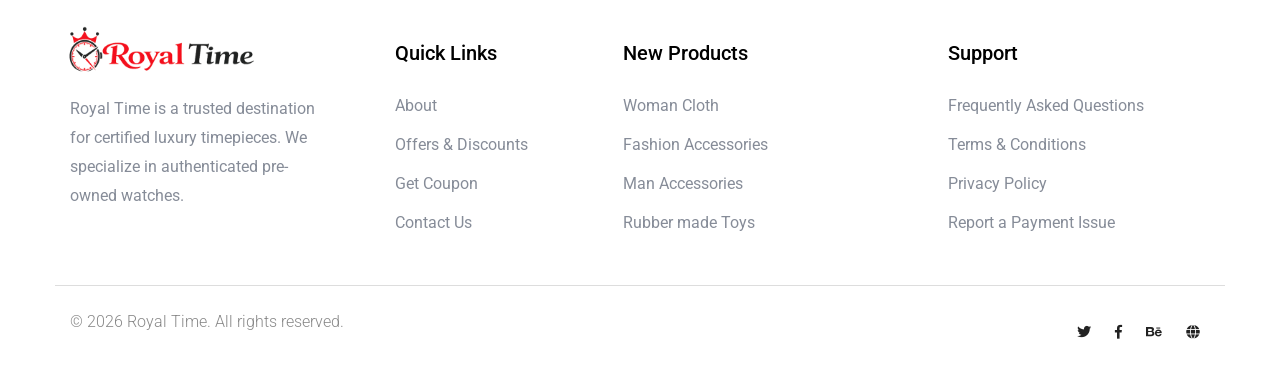
<file: confirmation.html>
<!doctype html>
<html lang="zxx">
<head>
  <meta charset="utf-8">
  <meta http-equiv="x-ua-compatible" content="ie=edge">
  <title>Royal Time</title>
  <meta name="description" content="">
  <meta name="viewport" content="width=device-width, initial-scale=1">
  <link rel="manifest" href="site.webmanifest">
  <link rel="shortcut icon" type="image/x-icon" href="assets/img/favicon.ico">

  <!-- CSS here -->
    <link rel="stylesheet" href="assets/css/bootstrap.min.css">
    <link rel="stylesheet" href="assets/css/owl.carousel.min.css">
    <link rel="stylesheet" href="assets/css/flaticon.css">
    <link rel="stylesheet" href="assets/css/slicknav.css">
    <link rel="stylesheet" href="assets/css/animate.min.css">
    <link rel="stylesheet" href="assets/css/magnific-popup.css">
    <link rel="stylesheet" href="assets/css/fontawesome-all.min.css">
    <link rel="stylesheet" href="assets/css/themify-icons.css">
    <link rel="stylesheet" href="assets/css/slick.css">
    <link rel="stylesheet" href="assets/css/nice-select.css">
    <link rel="stylesheet" href="assets/css/style.css">
</head>

<body>
   <header>
                <!-- Header Start -->
                <div class="container-fluid px-0">
  
    <nav class="navbar navbar-expand-xl navbar-light py-3">

      <!-- Logo -->
      <a class="navbar-brand" href="index.html">
        <img src="assets/img/logo/royaltime-logo.png" alt="" height="65">
      </a>

      <!-- Toggle Button -->
      <button class="navbar-toggler ms-auto" type="button"
        data-bs-toggle="collapse" data-bs-target="#navbarCollapse">
        <span class="navbar-toggler-icon"></span>
      </button>

      <!-- Navbar Content -->
      <div class="collapse navbar-collapse" id="navbarCollapse">

        <!-- Menu Items -->
        <ul class="navbar-nav ms-auto align-items-xl-center">

          <!-- Home Dropdown -->
          <li class="nav-item dropdown">
            <a class="nav-link dropdown-toggle" href="#" data-toggle="dropdown">
              Home
            </a>
            <ul class="dropdown-menu">
              <li><a href="index.html" class="dropdown-item">Home1</a></li>
              <li><a href="home2.html" class="dropdown-item">Home2</a></li>
            </ul>
          </li>

          <li class="nav-item">
            <a href="about.html" class="nav-link">About</a>
          </li>

          <li class="nav-item">
            <a href="shop.html" class="nav-link">Shop</a>
          </li>

            <li class="nav-item">
            <a href="blog.html" class="nav-link">Blog</a>
          </li>
          <li class="nav-item dropdown">
            <a class="nav-link dropdown-toggle active" href="#" data-toggle="dropdown">
              Pages
            </a>
            <ul class="dropdown-menu">
              <li><a href="cart.html" class="dropdown-item">Cart</a></li>
              <li><a href="confirmation.html" class="dropdown-item active">Confirmation</a></li>
              <li><a href="checkout.html" class="dropdown-item">Product Checkout</a></li>
            </ul>
          </li>
          <li class="nav-item">
            <a href="contact.html" class="nav-link">Contact</a>
          </li>

         <div class="head-btns">
          <!-- Cart Icon -->
          <li class="nav-item ms-xl-3">
            <a href="cart.html" class="nav-link">
              <span class="flaticon-shopping-cart"></span>
            </a>
          </li>

          <!-- Dark Toggle -->
          <li class="nav-item">
            <button id="theme-toggle" class="theme-btn ms-2">🌙</button>
          </li>

          <!-- RTL Toggle -->
          <li class="nav-item">
           <button id="rtl-toggle" class="rtl-btn" aria-label="Toggle RTL">
  <span id="rtl-icon">LTR</span>
</button>
          </li>
      </div>
          <!-- Login Button -->
          <li class="nav-item ms-xl-3">
            <a href="login.html" class="btn btn-primary px-4 ms-2 loginbtn">
              Login / Register
            </a>
          </li>

        </ul>
      </div>

    </nav>
  </div>

                <!-- Header End -->
            </header>
  <main>
      <!-- Hero Area Start-->
      <div class="slider-area ">
          <div class="single-slider slider-height2 d-flex align-items-center">
              <div class="container">
                  <div class="row">
                      <div class="col-xl-12">
                          <div class="hero-cap text-center">
                              <h2>Confirmation</h2>
                          </div>
                      </div>
                  </div>
              </div>
          </div>
      </div>
      <!--================ confirmation part start =================-->
      <section class="confirmation_part">
        <div class="container">
          <div class="row">
            <div class="col-lg-12">
              <div class="confirmation_tittle">
                <span>Thank you. Your order has been received.</span>
              </div>
            </div>
            <div class="col-lg-6 col-lx-4">
              <div class="single_confirmation_details">
                <h4>order info</h4>
                <ul>
                  <li>
                    <p>order number</p><span>: 60235</span>
                  </li>
                  <li>
                    <p>data</p><span>: Oct 03, 2017</span>
                  </li>
                  <li>
                    <p>total</p><span>: USD 2210</span>
                  </li>
                  <li>
                    <p>mayment methord</p><span>: Check payments</span>
                  </li>
                </ul>
              </div>
            </div>
            <div class="col-lg-6 col-lx-4">
              <div class="single_confirmation_details">
                <h4>Billing Address</h4>
                <ul>
                  <li>
                    <p>Street</p><span>: 56/8</span>
                  </li>
                  <li>
                    <p>city</p><span>: Los Angeles</span>
                  </li>
                  <li>
                    <p>country</p><span>: United States</span>
                  </li>
                  <li>
                    <p>postcode</p><span>: 36952</span>
                  </li>
                </ul>
              </div>
            </div>
            <div class="col-lg-6 col-lx-4">
              <div class="single_confirmation_details">
                <h4>shipping Address</h4>
                <ul>
                  <li>
                    <p>Street</p><span>: 56/8</span>
                  </li>
                  <li>
                    <p>city</p><span>: Los Angeles</span>
                  </li>
                  <li>
                    <p>country</p><span>: United States</span>
                  </li>
                  <li>
                    <p>postcode</p><span>: 36952</span>
                  </li>
                </ul>
              </div>
            </div>
          </div>
          <div class="row">
            <div class="col-lg-12">
              <div class="order_details_iner">
                <h3>Order Details</h3>
                <table class="table table-borderless">
                  <thead>
                    <tr>
                      <th scope="col" colspan="2">Product</th>
                      <th scope="col">Quantity</th>
                      <th scope="col">Total</th>
                    </tr>
                  </thead>
                  <tbody>
                    <tr>
                      <th colspan="2"><span>Pixelstore fresh Blackberry</span></th>
                      <th>x02</th>
                      <th> <span>$720.00</span></th>
                    </tr>
                    <tr>
                      <th colspan="2"><span>Pixelstore fresh Blackberry</span></th>
                      <th>x02</th>
                      <th> <span>$720.00</span></th>
                    </tr>
                    <tr>
                      <th colspan="2"><span>Pixelstore fresh Blackberry</span></th>
                      <th>x02</th>
                      <th> <span>$720.00</span></th>
                    </tr>
                    <tr>
                      <th colspan="3">Subtotal</th>
                      <th> <span>$2160.00</span></th>
                    </tr>
                    <tr>
                      <th colspan="3">shipping</th>
                      <th><span>flat rate: $50.00</span></th>
                    </tr>
                  </tbody>
                  <tfoot>
                    <tr>
                      <th scope="col" colspan="3">Quantity</th>
                      <th scope="col">Total</th>
                    </tr>
                  </tfoot>
                </table>
              </div>
            </div>
          </div>
        </div>
      </section>
      <!--================ confirmation part end =================-->
  </main>
  <footer>
        <!-- Footer Start-->
        <div class="footer-area footer-padding">
            <div class="container">
                <div class="row d-flex justify-content-between">
                    <div class="col-xl-3 col-lg-3 col-md-5 col-sm-6">
                        <div class="single-footer-caption mb-50">
                            <div class="single-footer-caption mb-30">
                                <!-- logo -->
                                <div class="footer-logo">
                                    <a href="index.html"><img src="assets/img/logo/royaltime-logo.png" alt=""></a>
                                </div>
                                <div class="footer-tittle">
                                    <div class="footer-pera">
                                        <p> Royal Time is a trusted destination for certified luxury timepieces. 
            We specialize in authenticated pre-owned watches.</p>
                                </div>
                                </div>
                            </div>
                        </div>
                    </div>
                    <div class="col-xl-2 col-lg-3 col-md-3 col-sm-5">
                        <div class="single-footer-caption mb-50">
                            <div class="footer-tittle">
                                <h4>Quick Links</h4>
                                <ul>
                                    <li><a href="#">About</a></li>
                                    <li><a href="#"> Offers & Discounts</a></li>
                                    <li><a href="#"> Get Coupon</a></li>
                                    <li><a href="#">  Contact Us</a></li>
                                </ul>
                            </div>
                        </div>
                    </div>
                    <div class="col-xl-3 col-lg-3 col-md-4 col-sm-7">
                        <div class="single-footer-caption mb-50">
                            <div class="footer-tittle">
                                <h4>New Products</h4>
                                <ul>
                                    <li><a href="#">Woman Cloth</a></li>
                                    <li><a href="#">Fashion Accessories</a></li>
                                    <li><a href="#"> Man Accessories</a></li>
                                    <li><a href="#"> Rubber made Toys</a></li>
                                </ul>
                            </div>
                        </div>
                    </div>
                    <div class="col-xl-3 col-lg-3 col-md-5 col-sm-7">
                        <div class="single-footer-caption mb-50">
                            <div class="footer-tittle">
                                <h4>Support</h4>
                                <ul>
                                    <li><a href="#">Frequently Asked Questions</a></li>
                                    <li><a href="#">Terms & Conditions</a></li>
                                    <li><a href="#">Privacy Policy</a></li>
                                    <li><a href="#">Report a Payment Issue</a></li>
                                </ul>
                            </div>
                        </div>
                    </div>
                </div>
                <!-- Footer bottom -->
                <div class="row align-items-center">
                    <div class="col-xl-7 col-lg-8 col-md-7">
                        <div class="footer-copy-right">
                           <p>
        © <script>document.write(new Date().getFullYear());</script> 
        Royal Time. All rights reserved.
    </p>               
                        </div>
                    </div>
                    <div class="col-xl-5 col-lg-4 col-md-5">
                        <div class="footer-copy-right f-right">
                            <!-- social -->
                            <div class="footer-social">
                                <a href="#"><i class="fab fa-twitter"></i></a>
                                <a href="https://www.facebook.com/sai4ull"><i class="fab fa-facebook-f"></i></a>
                                <a href="#"><i class="fab fa-behance"></i></a>
                                <a href="#"><i class="fas fa-globe"></i></a>
                            </div>
                        </div>
                    </div>
                </div>
            </div>
        </div>
        <!-- Footer End-->
    </footer>
  <!--? Search model Begin -->
  <div class="search-model-box">
    <div class="h-100 d-flex align-items-center justify-content-center">
        <div class="search-close-btn">+</div>
        <form class="search-model-form">
            <input type="text" id="search-input" placeholder="Searching key.....">
        </form>
    </div>
  </div>
  <!-- Search model end -->

  <!-- JS here -->
  
  <script src="./assets/js/vendor/modernizr-3.5.0.min.js"></script>
  <!-- Jquery, Popper, Bootstrap -->
  <script src="./assets/js/vendor/jquery-1.12.4.min.js"></script>
  <script src="./assets/js/popper.min.js"></script>
  <script src="./assets/js/bootstrap.min.js"></script>
  <!-- Jquery Mobile Menu -->
  <script src="./assets/js/jquery.slicknav.min.js"></script>

  <!-- Jquery Slick , Owl-Carousel Plugins -->
  <script src="./assets/js/owl.carousel.min.js"></script>
  <script src="./assets/js/slick.min.js"></script>

  <!-- One Page, Animated-HeadLin -->
  <script src="./assets/js/wow.min.js"></script>
  <script src="./assets/js/animated.headline.js"></script>
  <script src="./assets/js/jquery.magnific-popup.js"></script>

  <!-- Scroll up, nice-select, sticky -->
  <script src="./assets/js/jquery.scrollUp.min.js"></script>
  <script src="./assets/js/jquery.nice-select.min.js"></script>
  <script src="./assets/js/jquery.sticky.js"></script>
  
  <!-- contact js -->
  <script src="./assets/js/contact.js"></script>
  <script src="./assets/js/jquery.form.js"></script>
  <script src="./assets/js/jquery.validate.min.js"></script>
  <script src="./assets/js/mail-script.js"></script>
  <script src="./assets/js/jquery.ajaxchimp.min.js"></script>
      
  <!-- Jquery Plugins, main Jquery -->	
  <script src="./assets/js/plugins.js"></script>
  <script src="./assets/js/main.js"></script>
  <script src="https://cdn.jsdelivr.net/npm/bootstrap@5.3.2/dist/js/bootstrap.bundle.min.js"></script>
      
</body>
</html>
</file>
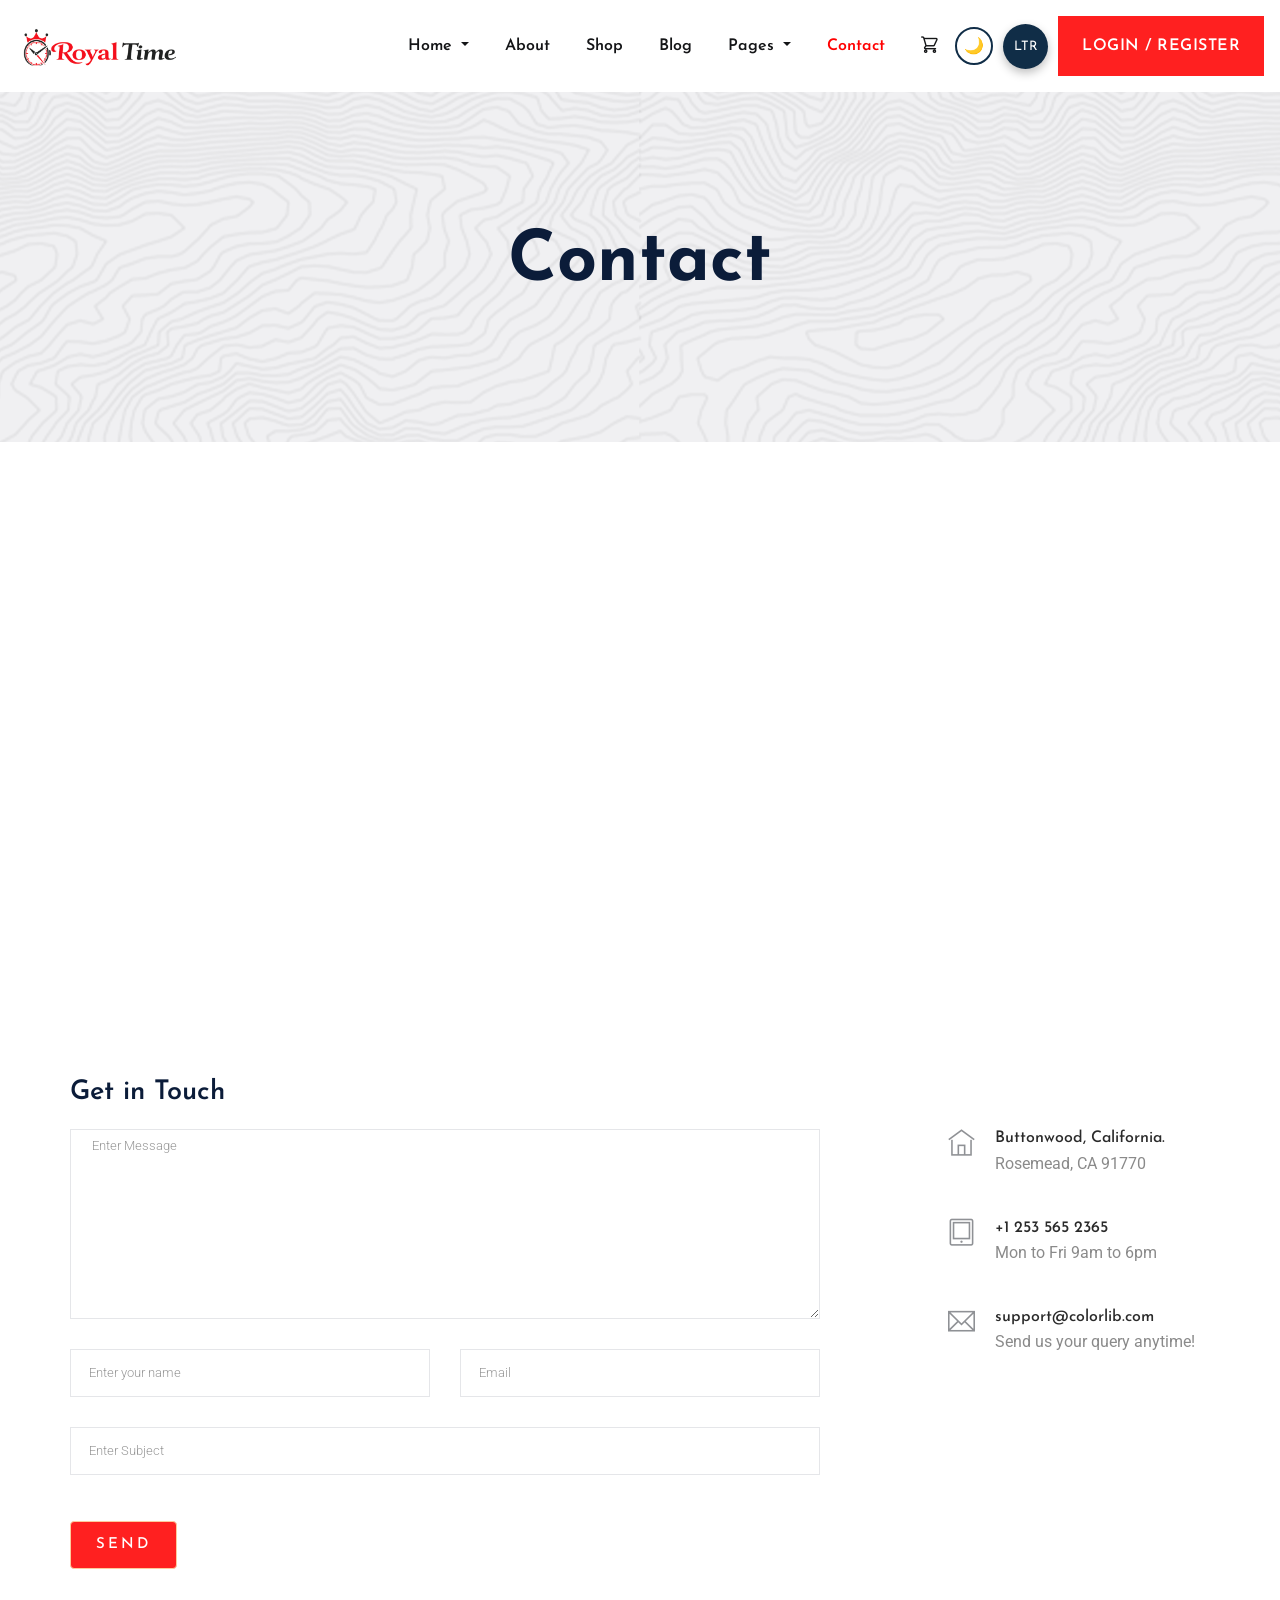
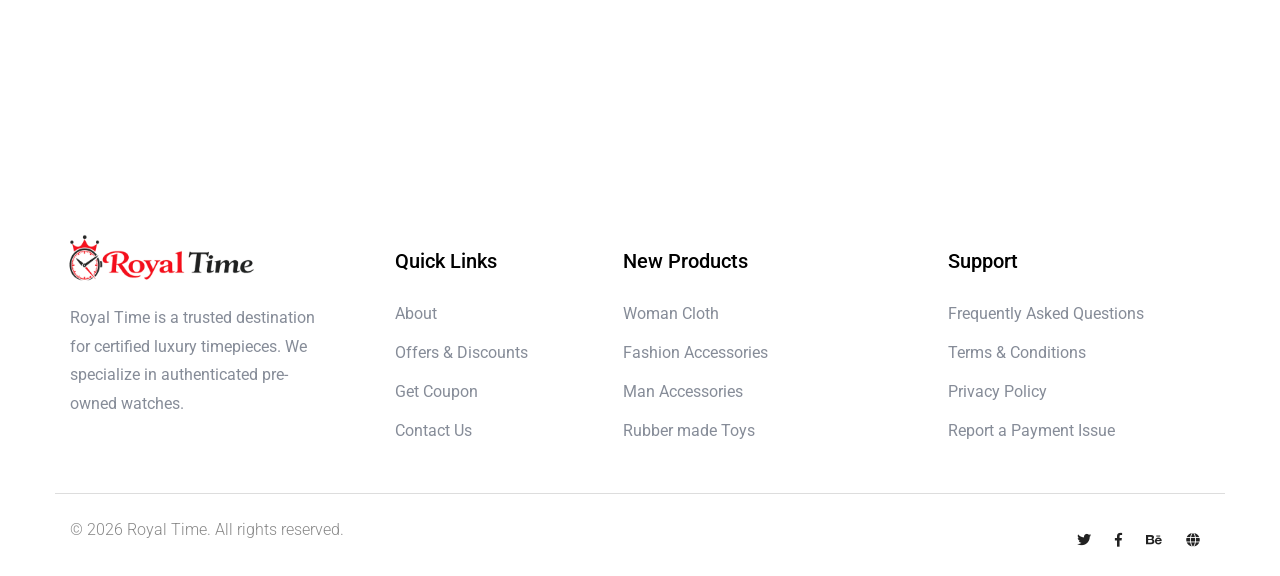
<file: contact.html>
<!doctype html>
<html class="no-js" lang="zxx">
<head>
    <meta charset="utf-8">
    <meta http-equiv="x-ua-compatible" content="ie=edge">
    <title>Royal Time</title>
    <meta name="description" content="">
    <meta name="viewport" content="width=device-width, initial-scale=1">
    <link rel="manifest" href="site.webmanifest">
    <link rel="shortcut icon" type="image/x-icon" href="assets/img/favicon.ico">

    <!-- CSS here -->
        <link rel="stylesheet" href="assets/css/bootstrap.min.css">
        <link rel="stylesheet" href="assets/css/owl.carousel.min.css">
        <link rel="stylesheet" href="assets/css/flaticon.css">
        <link rel="stylesheet" href="assets/css/slicknav.css">
        <link rel="stylesheet" href="assets/css/animate.min.css">
        <link rel="stylesheet" href="assets/css/magnific-popup.css">
        <link rel="stylesheet" href="assets/css/fontawesome-all.min.css">
        <link rel="stylesheet" href="assets/css/themify-icons.css">
        <link rel="stylesheet" href="assets/css/slick.css">
        <link rel="stylesheet" href="assets/css/nice-select.css">
        <link rel="stylesheet" href="assets/css/style.css">
</head>

<body>
    <!--? Preloader Start -->
    <div id="preloader-active">
        <div class="preloader d-flex align-items-center justify-content-center">
            <div class="preloader-inner position-relative">
                <div class="preloader-circle"></div>
                <div class="preloader-img pere-text">
                    <a href="index.html"><img src="assets/img/logo/royaltime-logo.png" alt=""></a>
                </div>
            </div>
        </div>
    </div>
    <!-- Preloader Start -->
    <header>
                <!-- Header Start -->
                <div class="container-fluid px-0">
  
    <nav class="navbar navbar-expand-xl navbar-light py-3">

      <!-- Logo -->
      <a class="navbar-brand" href="index.html">
        <img src="assets/img/logo/royaltime-logo.png" alt="" height="45">
      </a>

      <!-- Toggle Button -->
      <button class="navbar-toggler ms-auto" type="button"
        data-bs-toggle="collapse" data-bs-target="#navbarCollapse">
        <span class="navbar-toggler-icon"></span>
      </button>

      <!-- Navbar Content -->
      <div class="collapse navbar-collapse" id="navbarCollapse">

        <!-- Menu Items -->
        <ul class="navbar-nav ms-auto align-items-xl-center">

          <!-- Home Dropdown -->
          <li class="nav-item dropdown">
            <a class="nav-link dropdown-toggle" href="#" data-toggle="dropdown">
              Home
            </a>
            <ul class="dropdown-menu">
              <li><a href="index.html" class="dropdown-item">Home1</a></li>
              <li><a href="home2.html" class="dropdown-item">Home2</a></li>
            </ul>
          </li>

          <li class="nav-item">
            <a href="about.html" class="nav-link">About</a>
          </li>

          <li class="nav-item">
            <a href="shop.html" class="nav-link">Shop</a>
          </li>

            <li class="nav-item">
            <a href="blog.html" class="nav-link">Blog</a>
          </li>
          <li class="nav-item dropdown">
            <a class="nav-link dropdown-toggle" href="#" data-toggle="dropdown">
              Pages
            </a>
            <ul class="dropdown-menu">
              <li><a href="cart.html" class="dropdown-item">Cart</a></li>
              <li><a href="confirmation.html" class="dropdown-item">Confirmation</a></li>
              <li><a href="checkout.html" class="dropdown-item">Product Checkout</a></li>
            </ul>
          </li>
          <li class="nav-item">
            <a href="contact.html" class="nav-link active">Contact</a>
          </li>
<div class="head-btns">
          <!-- Cart Icon -->
          <li class="nav-item ms-xl-3">
            <a href="cart.html" class="nav-link">
              <span class="flaticon-shopping-cart"></span>
            </a>
          </li>

          <!-- Dark Toggle -->
          <li class="nav-item">
            <button id="theme-toggle" class="theme-btn ms-2">🌙</button>
          </li>

          <!-- RTL Toggle -->
          <li class="nav-item">
           <button id="rtl-toggle" class="rtl-btn" aria-label="Toggle RTL">
  <span id="rtl-icon">LTR</span>
</button>
          </li>
      </div>

          <!-- Login Button -->
          <li class="nav-item ms-xl-3">
            <a href="login.html" class="btn btn-primary px-4 ms-2">
              Login / Register
            </a>
          </li>

        </ul>
      </div>

    </nav>
  </div>

                <!-- Header End -->
            </header>
    <main>
        <!--? Hero Area Start-->
        <div class="slider-area ">
            <div class="single-slider slider-height2 d-flex align-items-center">
                <div class="container">
                    <div class="row">
                        <div class="col-xl-12">
                            <div class="hero-cap text-center">
                                <h2>Contact</h2>
                            </div>
                        </div>
                    </div>
                </div>
            </div>
        </div>
        <!--? Hero Area End-->
        <!-- ================ contact section start ================= -->
        <section class="contact-section">
            <div class="container">
               <div class="map-area mb-5">
    <iframe 
        src="https://www.google.com/maps/embed?pb=!1m18!1m12!1m3!1d3914.407056264367!2d80.270718!3d13.082680!2m3!1f0!2f0!3f0!3m2!1i1024!2i768!4f13.1!3m3!1m2!1s0x3a5266c9d1f1f1f1%3A0xabcdef1234567890!2sChennai!5e0!3m2!1sen!2sin!4v1700000000000"
        width="100%" 
        height="450" 
        style="border:0; border-radius:10px;" 
        allowfullscreen="" 
        loading="lazy">
    </iframe>
</div>


                <div class="row">
                    <div class="col-12">
                        <h2 class="contact-title">Get in Touch</h2>
                    </div>
                    <div class="col-lg-8">
                        <form class="form-contact contact_form" action="contact_process.php" method="post" id="contactForm" novalidate="novalidate">
                            <div class="row">
                                <div class="col-12">
                                    <div class="form-group">
                                        <textarea class="form-control w-100" name="message" id="message" cols="30" rows="9" onfocus="this.placeholder = ''" onblur="this.placeholder = 'Enter Message'" placeholder=" Enter Message"></textarea>
                                    </div>
                                </div>
                                <div class="col-sm-6">
                                    <div class="form-group">
                                        <input class="form-control valid" name="name" id="name" type="text" onfocus="this.placeholder = ''" onblur="this.placeholder = 'Enter your name'" placeholder="Enter your name">
                                    </div>
                                </div>
                                <div class="col-sm-6">
                                    <div class="form-group">
                                        <input class="form-control valid" name="email" id="email" type="email" onfocus="this.placeholder = ''" onblur="this.placeholder = 'Enter email address'" placeholder="Email">
                                    </div>
                                </div>
                                <div class="col-12">
                                    <div class="form-group">
                                        <input class="form-control" name="subject" id="subject" type="text" onfocus="this.placeholder = ''" onblur="this.placeholder = 'Enter Subject'" placeholder="Enter Subject">
                                    </div>
                                </div>
                            </div>
                            <div class="form-group mt-3">
                                <button type="submit" class="button button-contactForm boxed-btn">Send</button>
                            </div>
                        </form>
                    </div>
                    <div class="col-lg-3 offset-lg-1">
                        <div class="media contact-info">
                            <span class="contact-info__icon"><i class="ti-home"></i></span>
                            <div class="media-body">
                                <h3>Buttonwood, California.</h3>
                                <p>Rosemead, CA 91770</p>
                            </div>
                        </div>
                        <div class="media contact-info">
                            <span class="contact-info__icon"><i class="ti-tablet"></i></span>
                            <div class="media-body">
                                <h3>+1 253 565 2365</h3>
                                <p>Mon to Fri 9am to 6pm</p>
                            </div>
                        </div>
                        <div class="media contact-info">
                            <span class="contact-info__icon"><i class="ti-email"></i></span>
                            <div class="media-body">
                                <h3>support@colorlib.com</h3>
                                <p>Send us your query anytime!</p>
                            </div>
                        </div>
                    </div>
                </div>
            </div>
        </section>
        <!-- ================ contact section end ================= -->
    </main>
    <footer>
        <!-- Footer Start-->
        <div class="footer-area footer-padding">
            <div class="container">
                <div class="row d-flex justify-content-between">
                    <div class="col-xl-3 col-lg-3 col-md-5 col-sm-6">
                        <div class="single-footer-caption mb-50">
                            <div class="single-footer-caption mb-30">
                                <!-- logo -->
                                <div class="footer-logo">
                                    <a href="index.html"><img src="assets/img/logo/royaltime-logo.png" alt=""></a>
                                </div>
                                <div class="footer-tittle">
                                    <div class="footer-pera">
                                        <p> Royal Time is a trusted destination for certified luxury timepieces. 
            We specialize in authenticated pre-owned watches.</p>
                                </div>
                                </div>
                            </div>
                        </div>
                    </div>
                    <div class="col-xl-2 col-lg-3 col-md-3 col-sm-5">
                        <div class="single-footer-caption mb-50">
                            <div class="footer-tittle">
                                <h4>Quick Links</h4>
                                <ul>
                                    <li><a href="#">About</a></li>
                                    <li><a href="#"> Offers & Discounts</a></li>
                                    <li><a href="#"> Get Coupon</a></li>
                                    <li><a href="#">  Contact Us</a></li>
                                </ul>
                            </div>
                        </div>
                    </div>
                    <div class="col-xl-3 col-lg-3 col-md-4 col-sm-7">
                        <div class="single-footer-caption mb-50">
                            <div class="footer-tittle">
                                <h4>New Products</h4>
                                <ul>
                                    <li><a href="#">Woman Cloth</a></li>
                                    <li><a href="#">Fashion Accessories</a></li>
                                    <li><a href="#"> Man Accessories</a></li>
                                    <li><a href="#"> Rubber made Toys</a></li>
                                </ul>
                            </div>
                        </div>
                    </div>
                    <div class="col-xl-3 col-lg-3 col-md-5 col-sm-7">
                        <div class="single-footer-caption mb-50">
                            <div class="footer-tittle">
                                <h4>Support</h4>
                                <ul>
                                    <li><a href="#">Frequently Asked Questions</a></li>
                                    <li><a href="#">Terms & Conditions</a></li>
                                    <li><a href="#">Privacy Policy</a></li>
                                    <li><a href="#">Report a Payment Issue</a></li>
                                </ul>
                            </div>
                        </div>
                    </div>
                </div>
                <!-- Footer bottom -->
                <div class="row align-items-center">
                    <div class="col-xl-7 col-lg-8 col-md-7">
                        <div class="footer-copy-right">
                           <p>
        © <script>document.write(new Date().getFullYear());</script> 
        Royal Time. All rights reserved.
    </p>               
                        </div>
                    </div>
                    <div class="col-xl-5 col-lg-4 col-md-5">
                        <div class="footer-copy-right f-right">
                            <!-- social -->
                            <div class="footer-social">
                                <a href="#"><i class="fab fa-twitter"></i></a>
                                <a href="https://www.facebook.com/sai4ull"><i class="fab fa-facebook-f"></i></a>
                                <a href="#"><i class="fab fa-behance"></i></a>
                                <a href="#"><i class="fas fa-globe"></i></a>
                            </div>
                        </div>
                    </div>
                </div>
            </div>
        </div>
        <!-- Footer End-->
    </footer>
    <!--? Search model Begin -->
    <div class="search-model-box">
        <div class="h-100 d-flex align-items-center justify-content-center">
            <div class="search-close-btn">+</div>
            <form class="search-model-form">
                <input type="text" id="search-input" placeholder="Searching key.....">
            </form>
        </div>
    </div>
    <!-- Search model end -->

    <!-- JS here -->
	
    <script src="./assets/js/vendor/modernizr-3.5.0.min.js"></script>
    <!-- Jquery, Popper, Bootstrap -->
    <script src="./assets/js/vendor/jquery-1.12.4.min.js"></script>
    <script src="./assets/js/popper.min.js"></script>
    <script src="./assets/js/bootstrap.min.js"></script>
    <!-- Jquery Mobile Menu -->
    <script src="./assets/js/jquery.slicknav.min.js"></script>

    <!-- Jquery Slick , Owl-Carousel Plugins -->
    <script src="./assets/js/owl.carousel.min.js"></script>
    <script src="./assets/js/slick.min.js"></script>
    
    <!-- One Page, Animated-HeadLin -->
    <script src="./assets/js/wow.min.js"></script>
    <script src="./assets/js/animated.headline.js"></script>
    
    <!-- Scroll up, nice-select, sticky -->
    <script src="./assets/js/jquery.scrollUp.min.js"></script>
    <script src="./assets/js/jquery.nice-select.min.js"></script>
    <script src="./assets/js/jquery.sticky.js"></script>
    <script src="./assets/js/jquery.magnific-popup.js"></script>

    <!-- contact js -->
    <script src="./assets/js/contact.js"></script>
    <script src="./assets/js/jquery.form.js"></script>
    <script src="./assets/js/jquery.validate.min.js"></script>
    <script src="./assets/js/mail-script.js"></script>
    <script src="./assets/js/jquery.ajaxchimp.min.js"></script>
    
    <!-- Jquery Plugins, main Jquery -->	
    <script src="./assets/js/plugins.js"></script>
    <script src="./assets/js/main.js"></script>
    <script src="https://cdn.jsdelivr.net/npm/bootstrap@5.3.2/dist/js/bootstrap.bundle.min.js"></script>
        
</body>

</html>
</file>
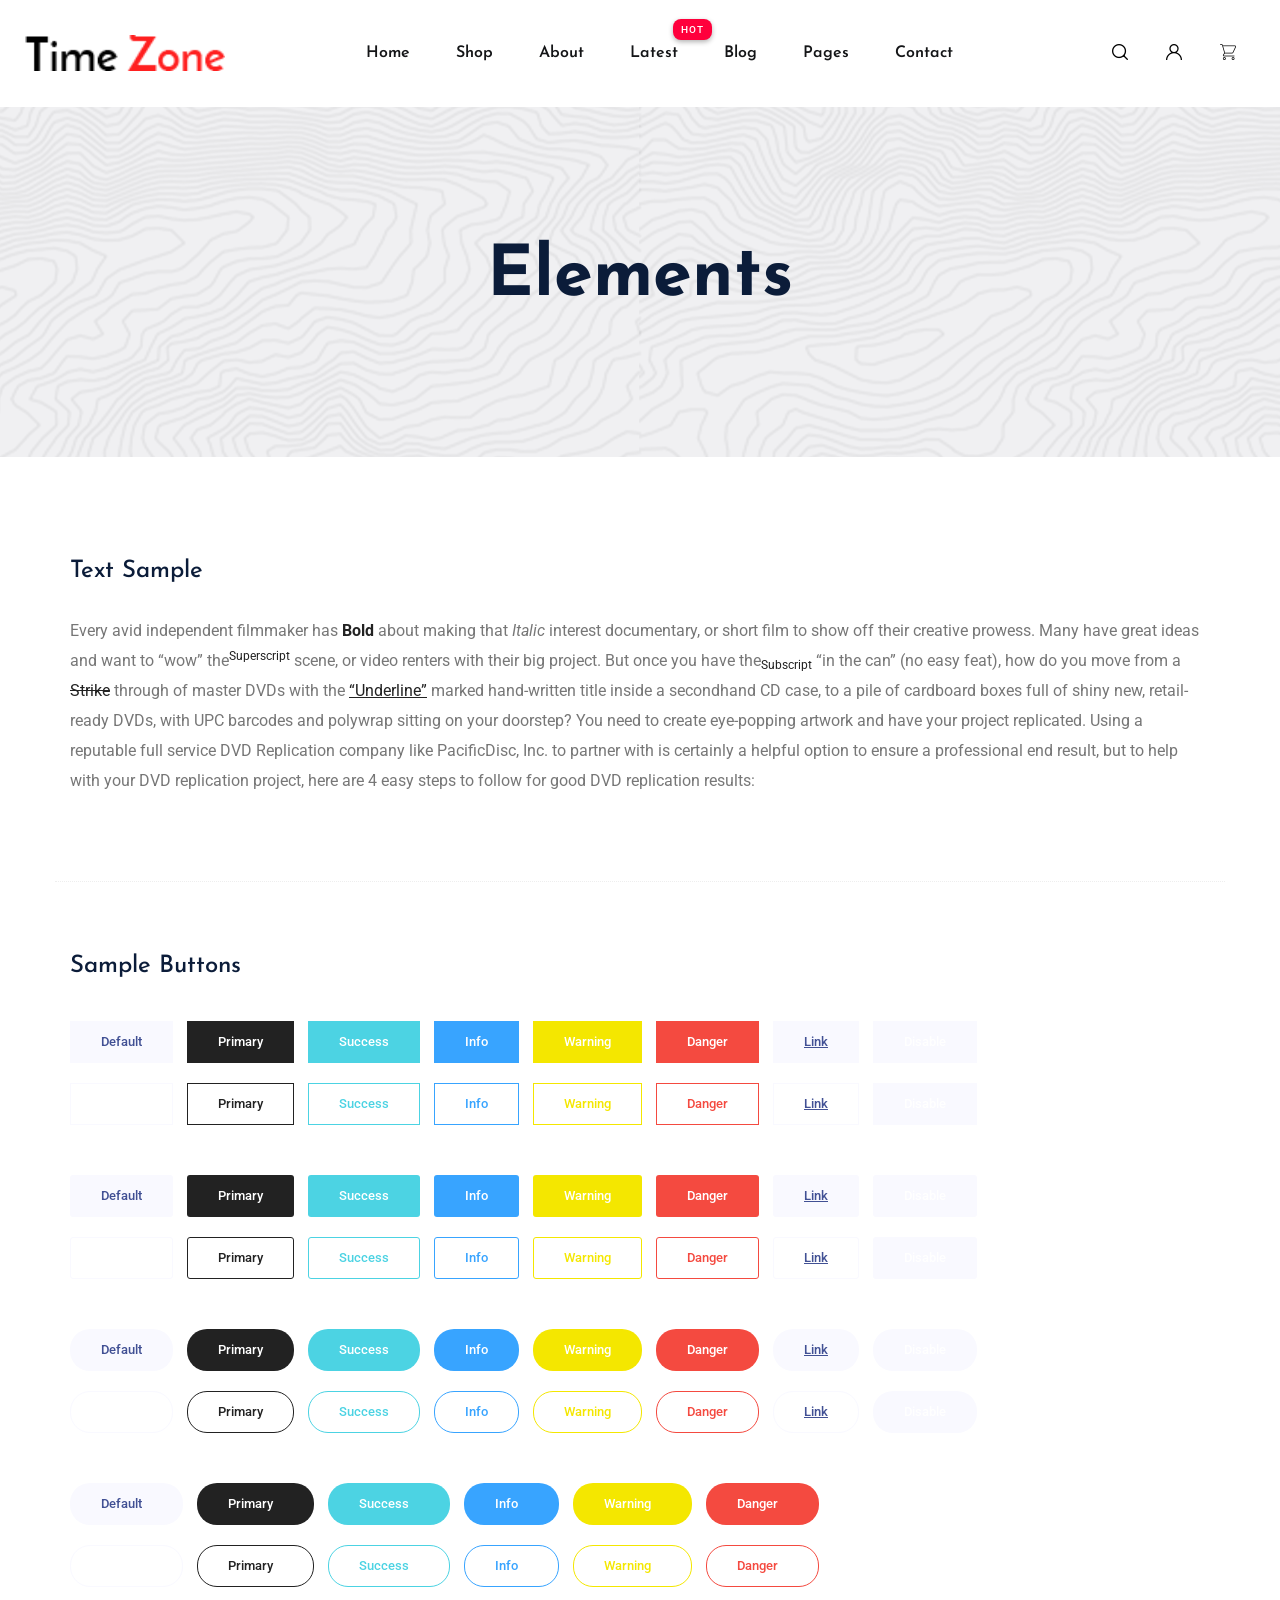
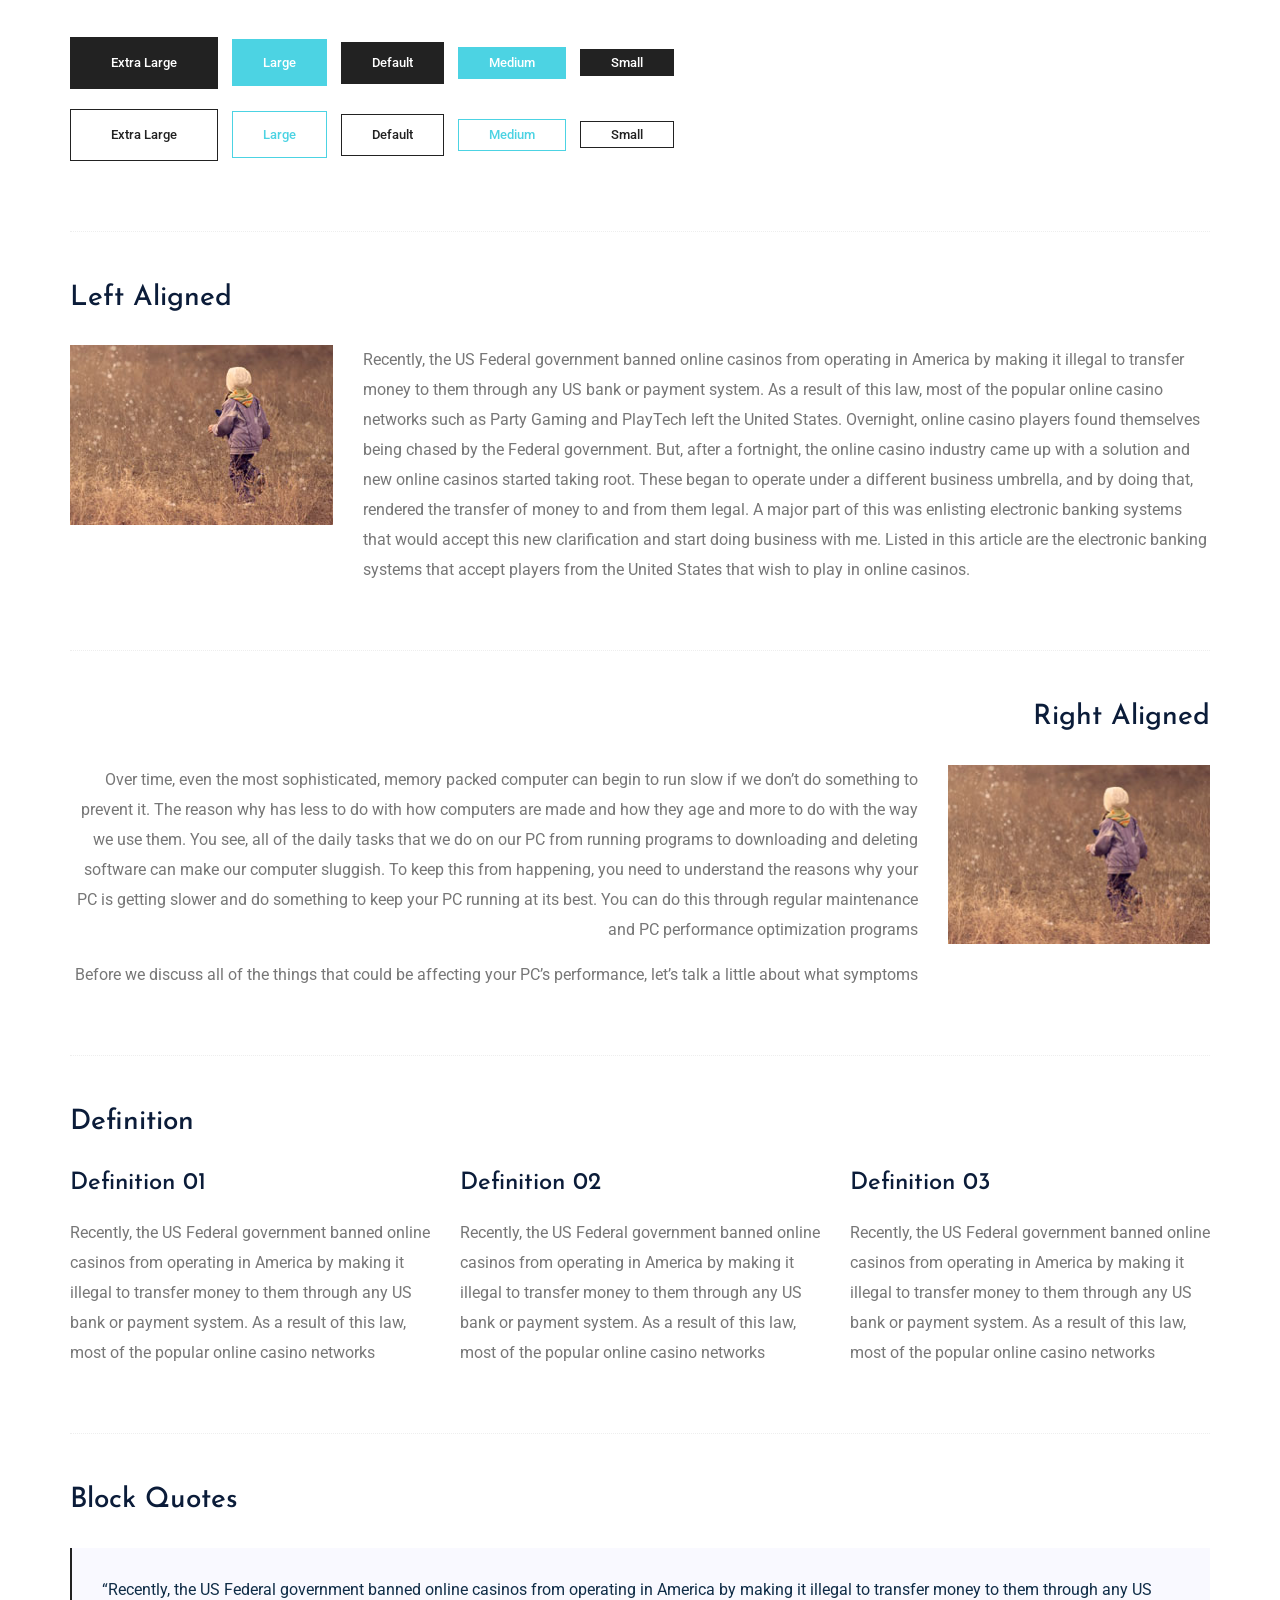
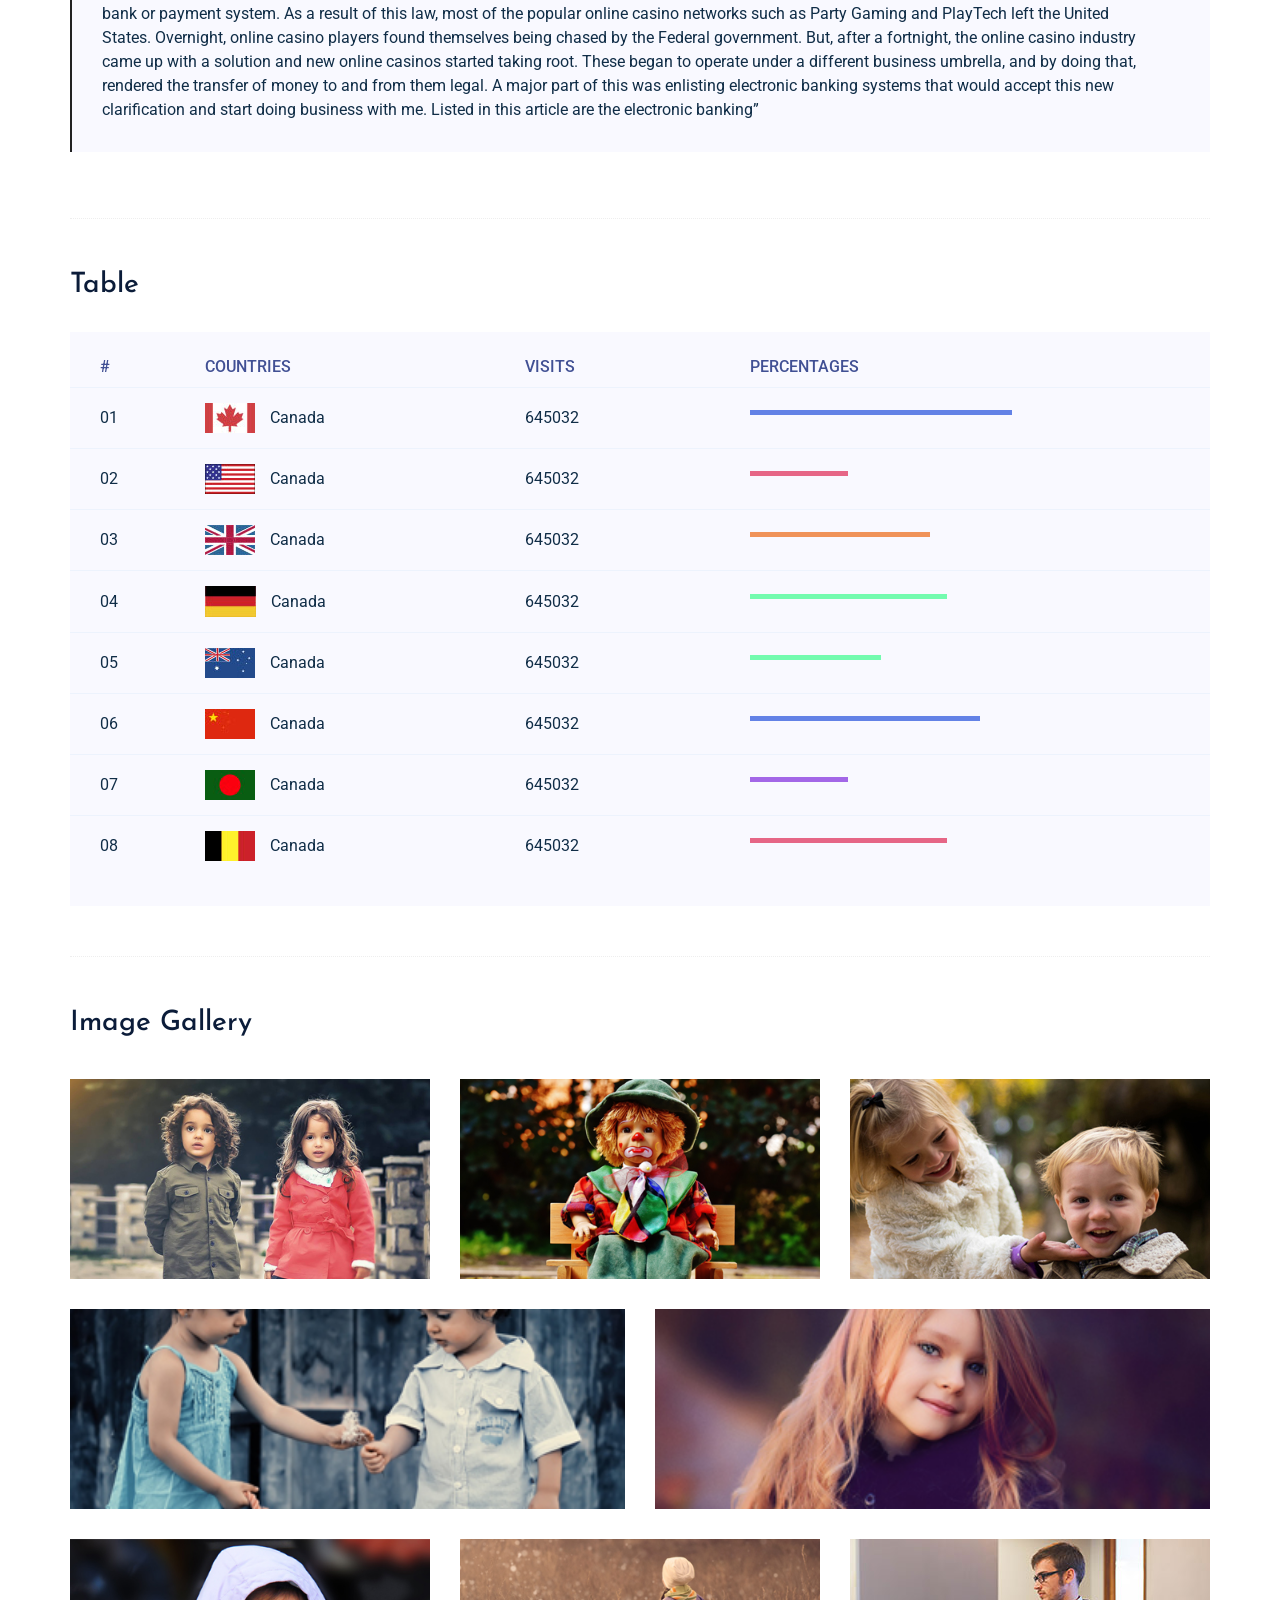
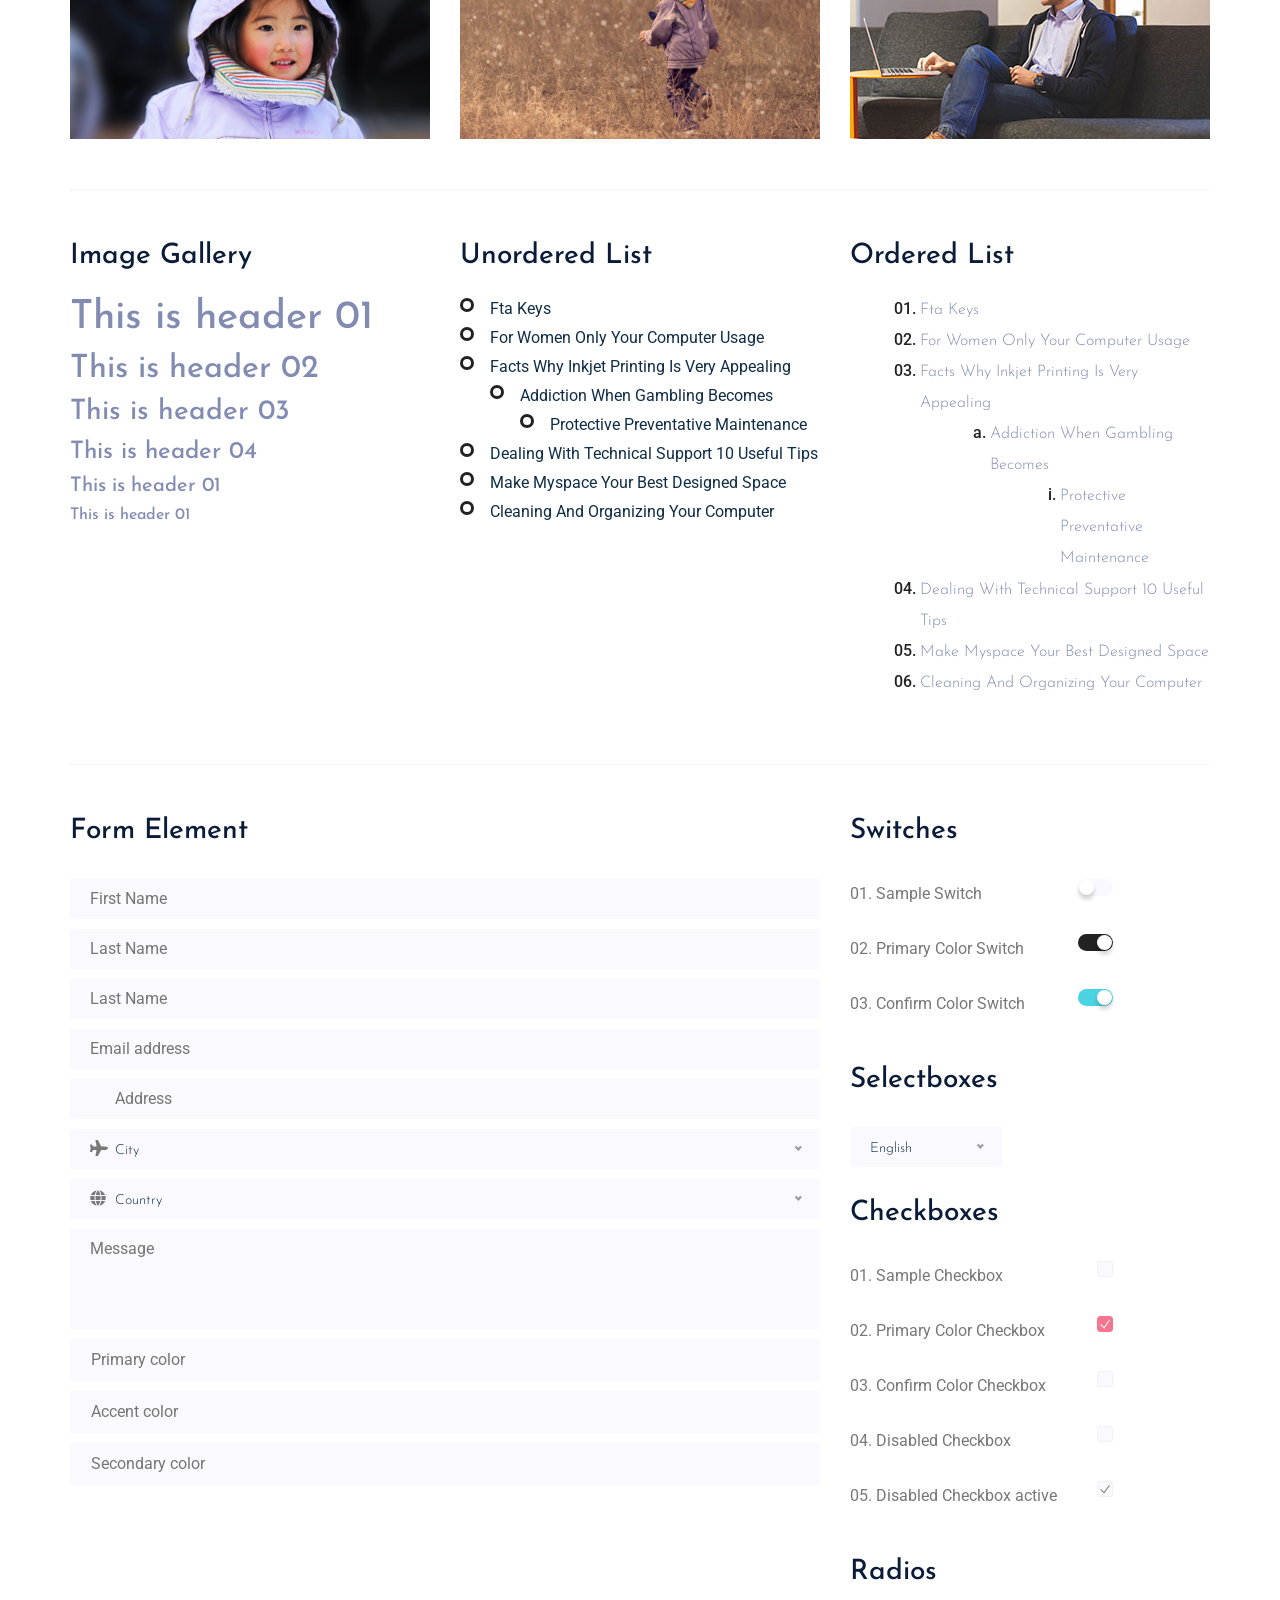
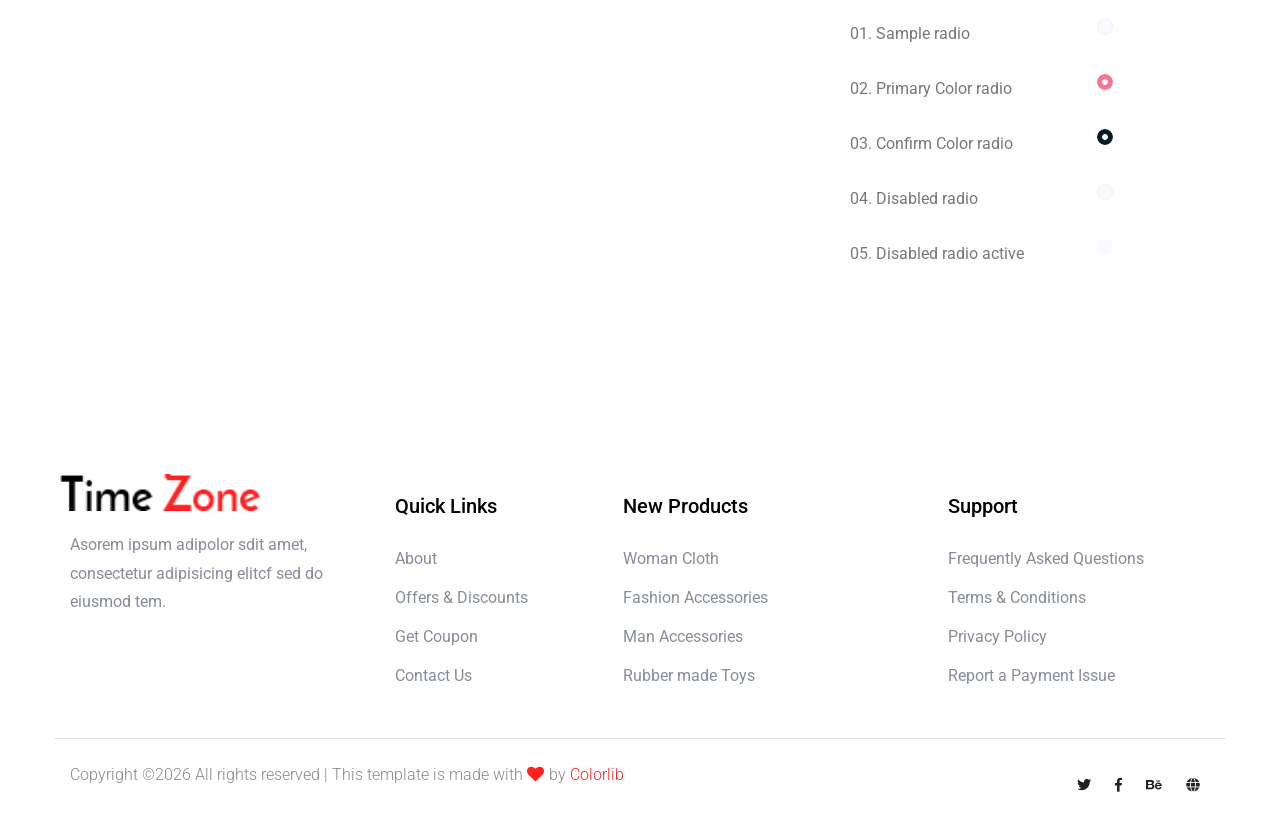
<file: elements.html>
<!doctype html>
<html class="no-js" lang="zxx">
<head>
	<meta charset="utf-8">
	<meta http-equiv="x-ua-compatible" content="ie=edge">
	<title>Royal Time</title>
	<meta name="description" content="">
	<meta name="viewport" content="width=device-width, initial-scale=1">
	<link rel="manifest" href="site.webmanifest">
	<link rel="shortcut icon" type="image/x-icon" href="assets/img/favicon.ico">

	<!-- CSS here -->
	<link rel="stylesheet" href="assets/css/bootstrap.min.css">
	<link rel="stylesheet" href="assets/css/owl.carousel.min.css">
	<link rel="stylesheet" href="assets/css/flaticon.css">
	<link rel="stylesheet" href="assets/css/slicknav.css">
	<link rel="stylesheet" href="assets/css/animate.min.css">
	<link rel="stylesheet" href="assets/css/magnific-popup.css">
	<link rel="stylesheet" href="assets/css/fontawesome-all.min.css">
	<link rel="stylesheet" href="assets/css/themify-icons.css">
	<link rel="stylesheet" href="assets/css/slick.css">
	<link rel="stylesheet" href="assets/css/nice-select.css">
	<link rel="stylesheet" href="assets/css/style.css">
</head>
<body>
	<!-- Preloader Start -->
	<div id="preloader-active">
		<div class="preloader d-flex align-items-center justify-content-center">
			<div class="preloader-inner position-relative">
				<div class="preloader-circle"></div>
				<div class="preloader-img pere-text">
					<img src="assets/img/logo/logo.png" alt="">
				</div>
			</div>
		</div>
	</div>
	<!-- Preloader Start -->
    <header>
        <!-- Header Start -->
        <div class="header-area">
            <div class="main-header header-sticky">
                <div class="container-fluid">
                    <div class="menu-wrapper">
                        <!-- Logo -->
                        <div class="logo">
                            <a href="index.html"><img src="assets/img/logo/logo.png" alt=""></a>
                        </div>
                        <!-- Main-menu -->
                        <div class="main-menu d-none d-lg-block">
                            <nav>                                                
                                <ul id="navigation">  
                                    <li><a href="index.html">Home</a></li>
                                    <li><a href="shop.html">shop</a></li>
                                    <li><a href="about.html">about</a></li>
                                    <li class="hot"><a href="#">Latest</a>
                                        <ul class="submenu">
                                            <li><a href="shop.html"> Product list</a></li>
                                            <li><a href="product_details.html"> Product Details</a></li>
                                        </ul>
                                    </li>
                                    <li><a href="blog.html">Blog</a>
                                        <ul class="submenu">
                                            <li><a href="blog.html">Blog</a></li>
                                            <li><a href="blog-details.html">Blog Details</a></li>
                                        </ul>
                                    </li>
                                    <li><a href="#">Pages</a>
                                        <ul class="submenu">
                                            <li><a href="login.html">Login</a></li>
                                            <li><a href="cart.html">Cart</a></li>
                                            <li><a href="elements.html">Element</a></li>
                                            <li><a href="confirmation.html">Confirmation</a></li>
                                            <li><a href="checkout.html">Product Checkout</a></li>
                                        </ul>
                                    </li>
                                    <li><a href="contact.html">Contact</a></li>
                                </ul>
                            </nav>
                        </div>
                        <!-- Header Right -->
                        <div class="header-right">
                            <ul>
                                <li>
                                    <div class="nav-search search-switch">
                                        <span class="flaticon-search"></span>
                                    </div>
                                </li>
                                <li> <a href="login.html"><span class="flaticon-user"></span></a></li>
                                <li><a href="cart.html"><span class="flaticon-shopping-cart"></span></a> </li>
                            </ul>
                        </div>
                    </div>
                    <!-- Mobile Menu -->
                    <div class="col-12">
                        <div class="mobile_menu d-block d-lg-none"></div>
                    </div>
                </div>
            </div>
        </div>
        <!-- Header End -->
    </header>
	<main>
		<!-- Hero Area Start-->
		<div class="slider-area ">
			<div class="single-slider slider-height2 d-flex align-items-center">
				<div class="container">
					<div class="row">
						<div class="col-xl-12">
							<div class="hero-cap text-center">
								<h2>Elements</h2>
							</div>
						</div>
					</div>
				</div>
			</div>
		</div>
		<!-- Hero Area End-->
		<!-- Start Sample Area -->
		<section class="sample-text-area">
			<div class="container box_1170">
				<h3 class="text-heading">Text Sample</h3>
				<p class="sample-text">
					Every avid independent filmmaker has <b>Bold</b> about making that <i>Italic</i> interest documentary,
					or short
					film to show off their creative prowess. Many have great ideas and want to “wow”
					the<sup>Superscript</sup> scene,
					or video renters with their big project. But once you have the<sub>Subscript</sub> “in the can” (no easy
					feat), how
					do you move from a <del>Strike</del> through of master DVDs with the <u>“Underline”</u> marked
					hand-written title
					inside a secondhand CD case, to a pile of cardboard boxes full of shiny new, retail-ready DVDs, with UPC
					barcodes
					and polywrap sitting on your doorstep? You need to create eye-popping artwork and have your project
					replicated.
					Using a reputable full service DVD Replication company like PacificDisc, Inc. to partner with is
					certainly a
					helpful option to ensure a professional end result, but to help with your DVD replication project, here
					are 4 easy
					steps to follow for good DVD replication results:

				</p>
			</div>
		</section>
		<!-- End Sample Area -->
		<!-- Start Button -->
		<section class="button-area">
			<div class="container box_1170 border-top-generic">
				<h3 class="text-heading">Sample Buttons</h3>
				<div class="button-group-area">
					<a href="#" class="genric-btn default">Default</a>
					<a href="#" class="genric-btn primary">Primary</a>
					<a href="#" class="genric-btn success">Success</a>
					<a href="#" class="genric-btn info">Info</a>
					<a href="#" class="genric-btn warning">Warning</a>
					<a href="#" class="genric-btn danger">Danger</a>
					<a href="#" class="genric-btn link">Link</a>
					<a href="#" class="genric-btn disable">Disable</a>
				</div>
				<div class="button-group-area mt-10">
					<a href="#" class="genric-btn default-border">Default</a>
					<a href="#" class="genric-btn primary-border">Primary</a>
					<a href="#" class="genric-btn success-border">Success</a>
					<a href="#" class="genric-btn info-border">Info</a>
					<a href="#" class="genric-btn warning-border">Warning</a>
					<a href="#" class="genric-btn danger-border">Danger</a>
					<a href="#" class="genric-btn link-border">Link</a>
					<a href="#" class="genric-btn disable">Disable</a>
				</div>
				<div class="button-group-area mt-40">
					<a href="#" class="genric-btn default radius">Default</a>
					<a href="#" class="genric-btn primary radius">Primary</a>
					<a href="#" class="genric-btn success radius">Success</a>
					<a href="#" class="genric-btn info radius">Info</a>
					<a href="#" class="genric-btn warning radius">Warning</a>
					<a href="#" class="genric-btn danger radius">Danger</a>
					<a href="#" class="genric-btn link radius">Link</a>
					<a href="#" class="genric-btn disable radius">Disable</a>
				</div>
				<div class="button-group-area mt-10">
					<a href="#" class="genric-btn default-border radius">Default</a>
					<a href="#" class="genric-btn primary-border radius">Primary</a>
					<a href="#" class="genric-btn success-border radius">Success</a>
					<a href="#" class="genric-btn info-border radius">Info</a>
					<a href="#" class="genric-btn warning-border radius">Warning</a>
					<a href="#" class="genric-btn danger-border radius">Danger</a>
					<a href="#" class="genric-btn link-border radius">Link</a>
					<a href="#" class="genric-btn disable radius">Disable</a>
				</div>
				<div class="button-group-area mt-40">
					<a href="#" class="genric-btn default circle">Default</a>
					<a href="#" class="genric-btn primary circle">Primary</a>
					<a href="#" class="genric-btn success circle">Success</a>
					<a href="#" class="genric-btn info circle">Info</a>
					<a href="#" class="genric-btn warning circle">Warning</a>
					<a href="#" class="genric-btn danger circle">Danger</a>
					<a href="#" class="genric-btn link circle">Link</a>
					<a href="#" class="genric-btn disable circle">Disable</a>
				</div>
				<div class="button-group-area mt-10">
					<a href="#" class="genric-btn default-border circle">Default</a>
					<a href="#" class="genric-btn primary-border circle">Primary</a>
					<a href="#" class="genric-btn success-border circle">Success</a>
					<a href="#" class="genric-btn info-border circle">Info</a>
					<a href="#" class="genric-btn warning-border circle">Warning</a>
					<a href="#" class="genric-btn danger-border circle">Danger</a>
					<a href="#" class="genric-btn link-border circle">Link</a>
					<a href="#" class="genric-btn disable circle">Disable</a>
				</div>
				<div class="button-group-area mt-40">
					<a href="#" class="genric-btn default circle arrow">Default<span class="lnr lnr-arrow-right"></span></a>
					<a href="#" class="genric-btn primary circle arrow">Primary<span class="lnr lnr-arrow-right"></span></a>
					<a href="#" class="genric-btn success circle arrow">Success<span class="lnr lnr-arrow-right"></span></a>
					<a href="#" class="genric-btn info circle arrow">Info<span class="lnr lnr-arrow-right"></span></a>
					<a href="#" class="genric-btn warning circle arrow">Warning<span class="lnr lnr-arrow-right"></span></a>
					<a href="#" class="genric-btn danger circle arrow">Danger<span class="lnr lnr-arrow-right"></span></a>
				</div>
				<div class="button-group-area mt-10">
					<a href="#" class="genric-btn default-border circle arrow">Default<span
							class="lnr lnr-arrow-right"></span></a>
					<a href="#" class="genric-btn primary-border circle arrow">Primary<span
							class="lnr lnr-arrow-right"></span></a>
					<a href="#" class="genric-btn success-border circle arrow">Success<span
							class="lnr lnr-arrow-right"></span></a>
					<a href="#" class="genric-btn info-border circle arrow">Info<span
							class="lnr lnr-arrow-right"></span></a>
					<a href="#" class="genric-btn warning-border circle arrow">Warning<span
							class="lnr lnr-arrow-right"></span></a>
					<a href="#" class="genric-btn danger-border circle arrow">Danger<span
							class="lnr lnr-arrow-right"></span></a>
				</div>
				<div class="button-group-area mt-40">
					<a href="#" class="genric-btn primary e-large">Extra Large</a>
					<a href="#" class="genric-btn success large">Large</a>
					<a href="#" class="genric-btn primary">Default</a>
					<a href="#" class="genric-btn success medium">Medium</a>
					<a href="#" class="genric-btn primary small">Small</a>
				</div>
				<div class="button-group-area mt-10">
					<a href="#" class="genric-btn primary-border e-large">Extra Large</a>
					<a href="#" class="genric-btn success-border large">Large</a>
					<a href="#" class="genric-btn primary-border">Default</a>
					<a href="#" class="genric-btn success-border medium">Medium</a>
					<a href="#" class="genric-btn primary-border small">Small</a>
				</div>
			</div>
		</section>
		<!-- End Button -->
		<!-- Start Align Area -->
		<div class="whole-wrap">
			<div class="container box_1170">
				<div class="section-top-border">
					<h3 class="mb-30">Left Aligned</h3>
					<div class="row">
						<div class="col-md-3">
							<img src="assets/img/elements/d.jpg" alt="" class="img-fluid">
						</div>
						<div class="col-md-9 mt-sm-20">
							<p>Recently, the US Federal government banned online casinos from operating in America by making
								it illegal to
								transfer money to them through any US bank or payment system. As a result of this law, most
								of the popular
								online casino networks such as Party Gaming and PlayTech left the United States. Overnight,
								online casino
								players found themselves being chased by the Federal government. But, after a fortnight, the
								online casino
								industry came up with a solution and new online casinos started taking root. These began to
								operate under a
								different business umbrella, and by doing that, rendered the transfer of money to and from
								them legal. A major
								part of this was enlisting electronic banking systems that would accept this new
								clarification and start doing
								business with me. Listed in this article are the electronic banking systems that accept
								players from the United
								States that wish to play in online casinos.</p>
						</div>
					</div>
				</div>
				<div class="section-top-border text-right">
					<h3 class="mb-30">Right Aligned</h3>
					<div class="row">
						<div class="col-md-9">
							<p class="text-right">Over time, even the most sophisticated, memory packed computer can begin
								to run slow if we
								don’t do something to prevent it. The reason why has less to do with how computers are made
								and how they age and
								more to do with the way we use them. You see, all of the daily tasks that we do on our PC
								from running programs
								to downloading and deleting software can make our computer sluggish. To keep this from
								happening, you need to
								understand the reasons why your PC is getting slower and do something to keep your PC
								running at its best. You
								can do this through regular maintenance and PC performance optimization programs</p>
							<p class="text-right">Before we discuss all of the things that could be affecting your PC’s
								performance, let’s
								talk a little about what symptoms</p>
						</div>
						<div class="col-md-3">
							<img src="assets/img/elements/d.jpg" alt="" class="img-fluid">
						</div>
					</div>
				</div>
				<div class="section-top-border">
					<h3 class="mb-30">Definition</h3>
					<div class="row">
						<div class="col-md-4">
							<div class="single-defination">
								<h4 class="mb-20">Definition 01</h4>
								<p>Recently, the US Federal government banned online casinos from operating in America by
									making it illegal to
									transfer money to them through any US bank or payment system. As a result of this law,
									most of the popular
									online casino networks</p>
							</div>
						</div>
						<div class="col-md-4">
							<div class="single-defination">
								<h4 class="mb-20">Definition 02</h4>
								<p>Recently, the US Federal government banned online casinos from operating in America by
									making it illegal to
									transfer money to them through any US bank or payment system. As a result of this law,
									most of the popular
									online casino networks</p>
							</div>
						</div>
						<div class="col-md-4">
							<div class="single-defination">
								<h4 class="mb-20">Definition 03</h4>
								<p>Recently, the US Federal government banned online casinos from operating in America by
									making it illegal to
									transfer money to them through any US bank or payment system. As a result of this law,
									most of the popular
									online casino networks</p>
							</div>
						</div>
					</div>
				</div>
				<div class="section-top-border">
					<h3 class="mb-30">Block Quotes</h3>
					<div class="row">
						<div class="col-lg-12">
							<blockquote class="generic-blockquote">
								“Recently, the US Federal government banned online casinos from operating in America by
								making it illegal to
								transfer money to them through any US bank or payment system. As a result of this law, most
								of the popular
								online casino networks such as Party Gaming and PlayTech left the United States. Overnight,
								online casino
								players found themselves being chased by the Federal government. But, after a fortnight, the
								online casino
								industry came up with a solution and new online casinos started taking root. These began to
								operate under a
								different business umbrella, and by doing that, rendered the transfer of money to and from
								them legal. A major
								part of this was enlisting electronic banking systems that would accept this new
								clarification and start doing
								business with me. Listed in this article are the electronic banking”
							</blockquote>
						</div>
					</div>
				</div>
				<div class="section-top-border">
					<h3 class="mb-30">Table</h3>
					<div class="progress-table-wrap">
						<div class="progress-table">
							<div class="table-head">
								<div class="serial">#</div>
								<div class="country">Countries</div>
								<div class="visit">Visits</div>
								<div class="percentage">Percentages</div>
							</div>
							<div class="table-row">
								<div class="serial">01</div>
								<div class="country"> <img src="assets/img/elements/f1.jpg" alt="flag">Canada</div>
								<div class="visit">645032</div>
								<div class="percentage">
									<div class="progress">
										<div class="progress-bar color-1" role="progressbar" style="width: 80%"
											aria-valuenow="80" aria-valuemin="0" aria-valuemax="100"></div>
									</div>
								</div>
							</div>
							<div class="table-row">
								<div class="serial">02</div>
								<div class="country"> <img src="assets/img/elements/f2.jpg" alt="flag">Canada</div>
								<div class="visit">645032</div>
								<div class="percentage">
									<div class="progress">
										<div class="progress-bar color-2" role="progressbar" style="width: 30%"
											aria-valuenow="30" aria-valuemin="0" aria-valuemax="100"></div>
									</div>
								</div>
							</div>
							<div class="table-row">
								<div class="serial">03</div>
								<div class="country"> <img src="assets/img/elements/f3.jpg" alt="flag">Canada</div>
								<div class="visit">645032</div>
								<div class="percentage">
									<div class="progress">
										<div class="progress-bar color-3" role="progressbar" style="width: 55%"
											aria-valuenow="55" aria-valuemin="0" aria-valuemax="100"></div>
									</div>
								</div>
							</div>
							<div class="table-row">
								<div class="serial">04</div>
								<div class="country"> <img src="assets/img/elements/f4.jpg" alt="flag">Canada</div>
								<div class="visit">645032</div>
								<div class="percentage">
									<div class="progress">
										<div class="progress-bar color-4" role="progressbar" style="width: 60%"
											aria-valuenow="60" aria-valuemin="0" aria-valuemax="100"></div>
									</div>
								</div>
							</div>
							<div class="table-row">
								<div class="serial">05</div>
								<div class="country"> <img src="assets/img/elements/f5.jpg" alt="flag">Canada</div>
								<div class="visit">645032</div>
								<div class="percentage">
									<div class="progress">
										<div class="progress-bar color-5" role="progressbar" style="width: 40%"
											aria-valuenow="40" aria-valuemin="0" aria-valuemax="100"></div>
									</div>
								</div>
							</div>
							<div class="table-row">
								<div class="serial">06</div>
								<div class="country"> <img src="assets/img/elements/f6.jpg" alt="flag">Canada</div>
								<div class="visit">645032</div>
								<div class="percentage">
									<div class="progress">
										<div class="progress-bar color-6" role="progressbar" style="width: 70%"
											aria-valuenow="70" aria-valuemin="0" aria-valuemax="100"></div>
									</div>
								</div>
							</div>
							<div class="table-row">
								<div class="serial">07</div>
								<div class="country"> <img src="assets/img/elements/f7.jpg" alt="flag">Canada</div>
								<div class="visit">645032</div>
								<div class="percentage">
									<div class="progress">
										<div class="progress-bar color-7" role="progressbar" style="width: 30%"
											aria-valuenow="30" aria-valuemin="0" aria-valuemax="100"></div>
									</div>
								</div>
							</div>
							<div class="table-row">
								<div class="serial">08</div>
								<div class="country"> <img src="assets/img/elements/f8.jpg" alt="flag">Canada</div>
								<div class="visit">645032</div>
								<div class="percentage">
									<div class="progress">
										<div class="progress-bar color-8" role="progressbar" style="width: 60%"
											aria-valuenow="60" aria-valuemin="0" aria-valuemax="100"></div>
									</div>
								</div>
							</div>
						</div>
					</div>
				</div>
				<div class="section-top-border">
					<h3>Image Gallery</h3>
					<div class="row gallery-item">
						<div class="col-md-4">
							<a href="assets/img/elements/g1.jpg" class="img-pop-up">
								<div class="single-gallery-image" style="background: url(assets/img/elements/g1.jpg);"></div>
							</a>
						</div>
						<div class="col-md-4">
							<a href="assets/img/elements/g2.jpg" class="img-pop-up">
								<div class="single-gallery-image" style="background: url(assets/img/elements/g2.jpg);"></div>
							</a>
						</div>
						<div class="col-md-4">
							<a href="assets/img/elements/g3.jpg" class="img-pop-up">
								<div class="single-gallery-image" style="background: url(assets/img/elements/g3.jpg);"></div>
							</a>
						</div>
						<div class="col-md-6">
							<a href="assets/img/elements/g4.jpg" class="img-pop-up">
								<div class="single-gallery-image" style="background: url(assets/img/elements/g4.jpg);"></div>
							</a>
						</div>
						<div class="col-md-6">
							<a href="assets/img/elements/g5.jpg" class="img-pop-up">
								<div class="single-gallery-image" style="background: url(assets/img/elements/g5.jpg);"></div>
							</a>
						</div>
						<div class="col-md-4">
							<a href="assets/img/elements/g6.jpg" class="img-pop-up">
								<div class="single-gallery-image" style="background: url(assets/img/elements/g6.jpg);"></div>
							</a>
						</div>
						<div class="col-md-4">
							<a href="assets/img/elements/g7.jpg" class="img-pop-up">
								<div class="single-gallery-image" style="background: url(assets/img/elements/g7.jpg);"></div>
							</a>
						</div>
						<div class="col-md-4">
							<a href="assets/img/elements/g8.jpg" class="img-pop-up">
								<div class="single-gallery-image" style="background: url(assets/img/elements/g8.jpg);"></div>
							</a>
						</div>
					</div>
				</div>
				<div class="section-top-border">
					<div class="row">
						<div class="col-md-4">
							<h3 class="mb-20">Image Gallery</h3>
							<div class="typography">
								<h1>This is header 01</h1>
								<h2>This is header 02</h2>
								<h3>This is header 03</h3>
								<h4>This is header 04</h4>
								<h5>This is header 01</h5>
								<h6>This is header 01</h6>
							</div>
						</div>
						<div class="col-md-4 mt-sm-30">
							<h3 class="mb-20">Unordered List</h3>
							<div class="">
								<ul class="unordered-list">
									<li>Fta Keys</li>
									<li>For Women Only Your Computer Usage</li>
									<li>Facts Why Inkjet Printing Is Very Appealing
										<ul>
											<li>Addiction When Gambling Becomes
												<ul>
													<li>Protective Preventative Maintenance</li>
												</ul>
											</li>
										</ul>
									</li>
									<li>Dealing With Technical Support 10 Useful Tips</li>
									<li>Make Myspace Your Best Designed Space</li>
									<li>Cleaning And Organizing Your Computer</li>
								</ul>
							</div>
						</div>
						<div class="col-md-4 mt-sm-30">
							<h3 class="mb-20">Ordered List</h3>
							<div class="">
								<ol class="ordered-list">
									<li><span>Fta Keys</span></li>
									<li><span>For Women Only Your Computer Usage</span></li>
									<li><span>Facts Why Inkjet Printing Is Very Appealing</span>
										<ol class="ordered-list-alpha">
											<li><span>Addiction When Gambling Becomes</span>
												<ol class="ordered-list-roman">
													<li><span>Protective Preventative Maintenance</span></li>
												</ol>
											</li>
										</ol>
									</li>
									<li><span>Dealing With Technical Support 10 Useful Tips</span></li>
									<li><span>Make Myspace Your Best Designed Space</span></li>
									<li><span>Cleaning And Organizing Your Computer</span></li>
								</ol>
							</div>
						</div>
					</div>
				</div>
				<div class="section-top-border">
					<div class="row">
						<div class="col-lg-8 col-md-8">
							<h3 class="mb-30">Form Element</h3>
							<form action="#">
								<div class="mt-10">
									<input type="text" name="first_name" placeholder="First Name"
										onfocus="this.placeholder = ''" onblur="this.placeholder = 'First Name'" required
										class="single-input">
								</div>
								<div class="mt-10">
									<input type="text" name="last_name" placeholder="Last Name"
										onfocus="this.placeholder = ''" onblur="this.placeholder = 'Last Name'" required
										class="single-input">
								</div>
								<div class="mt-10">
									<input type="text" name="last_name" placeholder="Last Name"
										onfocus="this.placeholder = ''" onblur="this.placeholder = 'Last Name'" required
										class="single-input">
								</div>
								<div class="mt-10">
									<input type="email" name="EMAIL" placeholder="Email address"
										onfocus="this.placeholder = ''" onblur="this.placeholder = 'Email address'" required
										class="single-input">
								</div>
								<div class="input-group-icon mt-10">
									<div class="icon"><i class="fa fa-thumb-tack" aria-hidden="true"></i></div>
									<input type="text" name="address" placeholder="Address" onfocus="this.placeholder = ''"
										onblur="this.placeholder = 'Address'" required class="single-input">
								</div>
								<div class="input-group-icon mt-10">
									<div class="icon"><i class="fa fa-plane" aria-hidden="true"></i></div>
									<div class="form-select" id="default-select"">
												<select>
													<option value=" 1">City</option>
										<option value="1">Dhaka</option>
										<option value="1">Dilli</option>
										<option value="1">Newyork</option>
										<option value="1">Islamabad</option>
										</select>
									</div>
								</div>
								<div class="input-group-icon mt-10">
									<div class="icon"><i class="fa fa-globe" aria-hidden="true"></i></div>
									<div class="form-select" id="default-select"">
												<select>
													<option value=" 1">Country</option>
										<option value="1">Bangladesh</option>
										<option value="1">India</option>
										<option value="1">England</option>
										<option value="1">Srilanka</option>
										</select>
									</div>
								</div>

								<div class="mt-10">
									<textarea class="single-textarea" placeholder="Message" onfocus="this.placeholder = ''"
										onblur="this.placeholder = 'Message'" required></textarea>
								</div>
								<!-- For Gradient Border Use -->
								<!-- <div class="mt-10">
											<div class="primary-input">
												<input id="primary-input" type="text" name="first_name" placeholder="Primary color" onfocus="this.placeholder = ''" onblur="this.placeholder = 'Primary color'">
												<label for="primary-input"></label>
											</div>
										</div> -->
								<div class="mt-10">
									<input type="text" name="first_name" placeholder="Primary color"
										onfocus="this.placeholder = ''" onblur="this.placeholder = 'Primary color'" required
										class="single-input-primary">
								</div>
								<div class="mt-10">
									<input type="text" name="first_name" placeholder="Accent color"
										onfocus="this.placeholder = ''" onblur="this.placeholder = 'Accent color'" required
										class="single-input-accent">
								</div>
								<div class="mt-10">
									<input type="text" name="first_name" placeholder="Secondary color"
										onfocus="this.placeholder = ''" onblur="this.placeholder = 'Secondary color'"
										required class="single-input-secondary">
								</div>
							</form>
						</div>
						<div class="col-lg-3 col-md-4 mt-sm-30">
							<div class="single-element-widget">
								<h3 class="mb-30">Switches</h3>
								<div class="switch-wrap d-flex justify-content-between">
									<p>01. Sample Switch</p>
									<div class="primary-switch">
										<input type="checkbox" id="default-switch">
										<label for="default-switch"></label>
									</div>
								</div>
								<div class="switch-wrap d-flex justify-content-between">
									<p>02. Primary Color Switch</p>
									<div class="primary-switch">
										<input type="checkbox" id="primary-switch" checked>
										<label for="primary-switch"></label>
									</div>
								</div>
								<div class="switch-wrap d-flex justify-content-between">
									<p>03. Confirm Color Switch</p>
									<div class="confirm-switch">
										<input type="checkbox" id="confirm-switch" checked>
										<label for="confirm-switch"></label>
									</div>
								</div>
							</div>
							<div class="single-element-widget mt-30">
								<h3 class="mb-30">Selectboxes</h3>
								<div class="default-select" id="default-select"">
											<select>
												<option value=" 1">English</option>
									<option value="1">Spanish</option>
									<option value="1">Arabic</option>
									<option value="1">Portuguise</option>
									<option value="1">Bengali</option>
									</select>
								</div>
							</div>
							<div class="single-element-widget mt-30">
								<h3 class="mb-30">Checkboxes</h3>
								<div class="switch-wrap d-flex justify-content-between">
									<p>01. Sample Checkbox</p>
									<div class="primary-checkbox">
										<input type="checkbox" id="default-checkbox">
										<label for="default-checkbox"></label>
									</div>
								</div>
								<div class="switch-wrap d-flex justify-content-between">
									<p>02. Primary Color Checkbox</p>
									<div class="primary-checkbox">
										<input type="checkbox" id="primary-checkbox" checked>
										<label for="primary-checkbox"></label>
									</div>
								</div>
								<div class="switch-wrap d-flex justify-content-between">
									<p>03. Confirm Color Checkbox</p>
									<div class="confirm-checkbox">
										<input type="checkbox" id="confirm-checkbox">
										<label for="confirm-checkbox"></label>
									</div>
								</div>
								<div class="switch-wrap d-flex justify-content-between">
									<p>04. Disabled Checkbox</p>
									<div class="disabled-checkbox">
										<input type="checkbox" id="disabled-checkbox" disabled>
										<label for="disabled-checkbox"></label>
									</div>
								</div>
								<div class="switch-wrap d-flex justify-content-between">
									<p>05. Disabled Checkbox active</p>
									<div class="disabled-checkbox">
										<input type="checkbox" id="disabled-checkbox-active" checked disabled>
										<label for="disabled-checkbox-active"></label>
									</div>
								</div>
							</div>
							<div class="single-element-widget mt-30">
								<h3 class="mb-30">Radios</h3>
								<div class="switch-wrap d-flex justify-content-between">
									<p>01. Sample radio</p>
									<div class="primary-radio">
										<input type="checkbox" id="default-radio">
										<label for="default-radio"></label>
									</div>
								</div>
								<div class="switch-wrap d-flex justify-content-between">
									<p>02. Primary Color radio</p>
									<div class="primary-radio">
										<input type="checkbox" id="primary-radio" checked>
										<label for="primary-radio"></label>
									</div>
								</div>
								<div class="switch-wrap d-flex justify-content-between">
									<p>03. Confirm Color radio</p>
									<div class="confirm-radio">
										<input type="checkbox" id="confirm-radio" checked>
										<label for="confirm-radio"></label>
									</div>
								</div>
								<div class="switch-wrap d-flex justify-content-between">
									<p>04. Disabled radio</p>
									<div class="disabled-radio">
										<input type="checkbox" id="disabled-radio" disabled>
										<label for="disabled-radio"></label>
									</div>
								</div>
								<div class="switch-wrap d-flex justify-content-between">
									<p>05. Disabled radio active</p>
									<div class="disabled-radio">
										<input type="checkbox" id="disabled-radio-active" checked disabled>
										<label for="disabled-radio-active"></label>
									</div>
								</div>
							</div>
						</div>
					</div>
				</div>
			</div>
		</div>
		<!-- End Align Area -->
	</main>
	<footer>
		<!-- Footer Start-->
		<div class="footer-area footer-padding">
			<div class="container">
				<div class="row d-flex justify-content-between">
					<div class="col-xl-3 col-lg-3 col-md-5 col-sm-6">
						<div class="single-footer-caption mb-50">
							<div class="single-footer-caption mb-30">
								<!-- logo -->
								<div class="footer-logo">
									<a href="index.html"><img src="assets/img/logo/logo2_footer.png" alt=""></a>
								</div>
								<div class="footer-tittle">
									<div class="footer-pera">
										<p>Asorem ipsum adipolor sdit amet, consectetur adipisicing elitcf sed do eiusmod tem.</p>
								</div>
								</div>
							</div>
						</div>
					</div>
					<div class="col-xl-2 col-lg-3 col-md-3 col-sm-5">
						<div class="single-footer-caption mb-50">
							<div class="footer-tittle">
								<h4>Quick Links</h4>
								<ul>
									<li><a href="#">About</a></li>
									<li><a href="#"> Offers & Discounts</a></li>
									<li><a href="#"> Get Coupon</a></li>
									<li><a href="#">  Contact Us</a></li>
								</ul>
							</div>
						</div>
					</div>
					<div class="col-xl-3 col-lg-3 col-md-4 col-sm-7">
						<div class="single-footer-caption mb-50">
							<div class="footer-tittle">
								<h4>New Products</h4>
								<ul>
									<li><a href="#">Woman Cloth</a></li>
									<li><a href="#">Fashion Accessories</a></li>
									<li><a href="#"> Man Accessories</a></li>
									<li><a href="#"> Rubber made Toys</a></li>
								</ul>
							</div>
						</div>
					</div>
					<div class="col-xl-3 col-lg-3 col-md-5 col-sm-7">
						<div class="single-footer-caption mb-50">
							<div class="footer-tittle">
								<h4>Support</h4>
								<ul>
									<li><a href="#">Frequently Asked Questions</a></li>
									<li><a href="#">Terms & Conditions</a></li>
									<li><a href="#">Privacy Policy</a></li>
									<li><a href="#">Report a Payment Issue</a></li>
								</ul>
							</div>
						</div>
					</div>
				</div>
				<!-- Footer bottom -->
				<div class="row align-items-center">
					<div class="col-xl-7 col-lg-8 col-md-7">
						<div class="footer-copy-right">
							<p><!-- Link back to Colorlib can't be removed. Template is licensed under CC BY 3.0. -->
  Copyright &copy;<script>document.write(new Date().getFullYear());</script> All rights reserved | This template is made with <i class="fa fa-heart" aria-hidden="true"></i> by <a href="https://colorlib.com" target="_blank">Colorlib</a>
  <!-- Link back to Colorlib can't be removed. Template is licensed under CC BY 3.0. --></p>             
						</div>
					</div>
					<div class="col-xl-5 col-lg-4 col-md-5">
						<div class="footer-copy-right f-right">
							<!-- social -->
							<div class="footer-social">
								<a href="#"><i class="fab fa-twitter"></i></a>
								<a href="https://www.facebook.com/sai4ull"><i class="fab fa-facebook-f"></i></a>
								<a href="#"><i class="fab fa-behance"></i></a>
								<a href="#"><i class="fas fa-globe"></i></a>
							</div>
						</div>
					</div>
				</div>
			</div>
		</div>
		<!-- Footer End-->
	</footer>
	<!--? Search model Begin -->
	<div class="search-model-box">
		<div class="h-100 d-flex align-items-center justify-content-center">
			<div class="search-close-btn">+</div>
			<form class="search-model-form">
				<input type="text" id="search-input" placeholder="Searching key.....">
			</form>
		</div>
	</div>
	<!-- Search model end -->

<!-- JS here -->

    <script src="./assets/js/vendor/modernizr-3.5.0.min.js"></script>
    <!-- Jquery, Popper, Bootstrap -->
    <script src="./assets/js/vendor/jquery-1.12.4.min.js"></script>
    <script src="./assets/js/popper.min.js"></script>
    <script src="./assets/js/bootstrap.min.js"></script>
    <!-- Jquery Mobile Menu -->
    <script src="./assets/js/jquery.slicknav.min.js"></script>

    <!-- Jquery Slick , Owl-Carousel Plugins -->
    <script src="./assets/js/owl.carousel.min.js"></script>
    <script src="./assets/js/slick.min.js"></script>

    <!-- One Page, Animated-HeadLin -->
    <script src="./assets/js/wow.min.js"></script>
    <script src="./assets/js/animated.headline.js"></script>
    
    <!-- Scroll up, nice-select, sticky -->
    <script src="./assets/js/jquery.scrollUp.min.js"></script>
    <script src="./assets/js/jquery.nice-select.min.js"></script>
    <script src="./assets/js/jquery.sticky.js"></script>
    <script src="./assets/js/jquery.magnific-popup.js"></script>

    <!-- contact js -->
    <script src="./assets/js/contact.js"></script>
    <script src="./assets/js/jquery.form.js"></script>
    <script src="./assets/js/jquery.validate.min.js"></script>
    <script src="./assets/js/mail-script.js"></script>
    <script src="./assets/js/jquery.ajaxchimp.min.js"></script>
    
    <!-- Jquery Plugins, main Jquery -->	
    <script src="./assets/js/plugins.js"></script>
    <script src="./assets/js/main.js"></script>
        
</body>
</html>
</file>
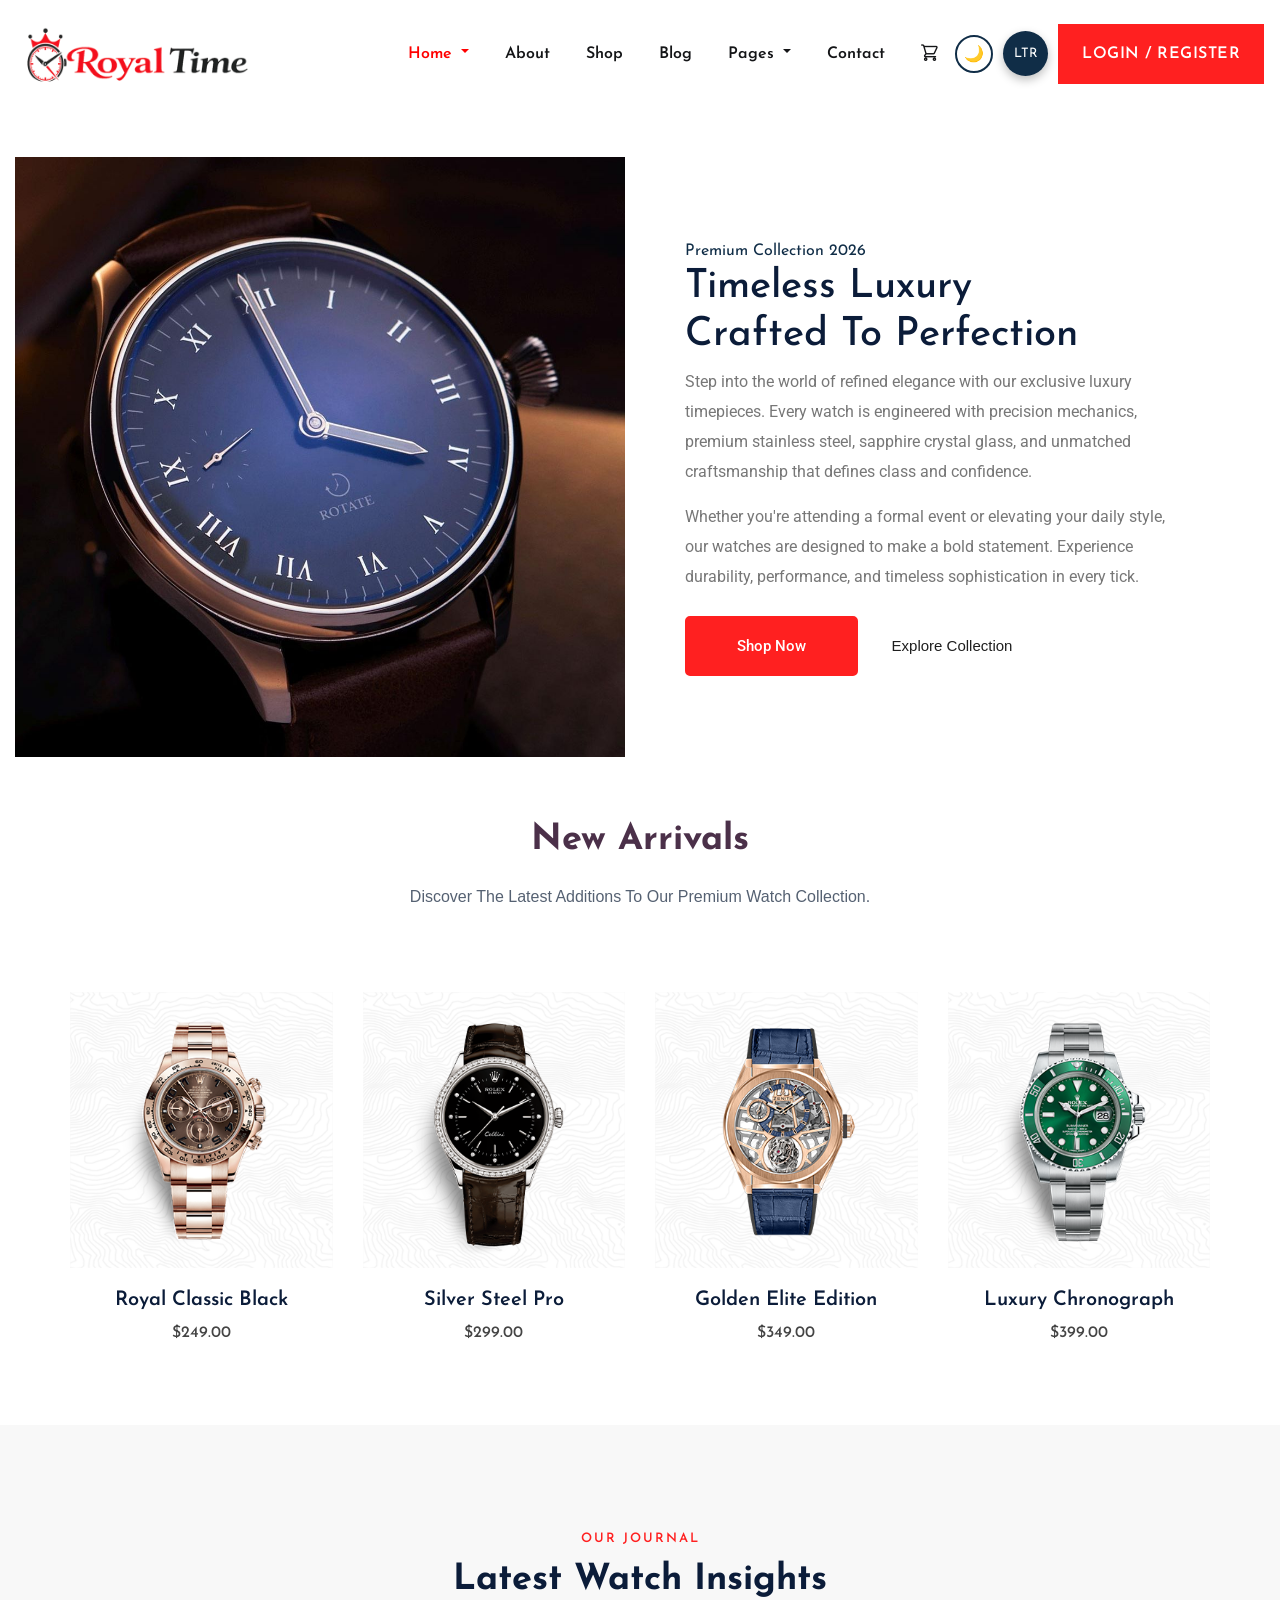
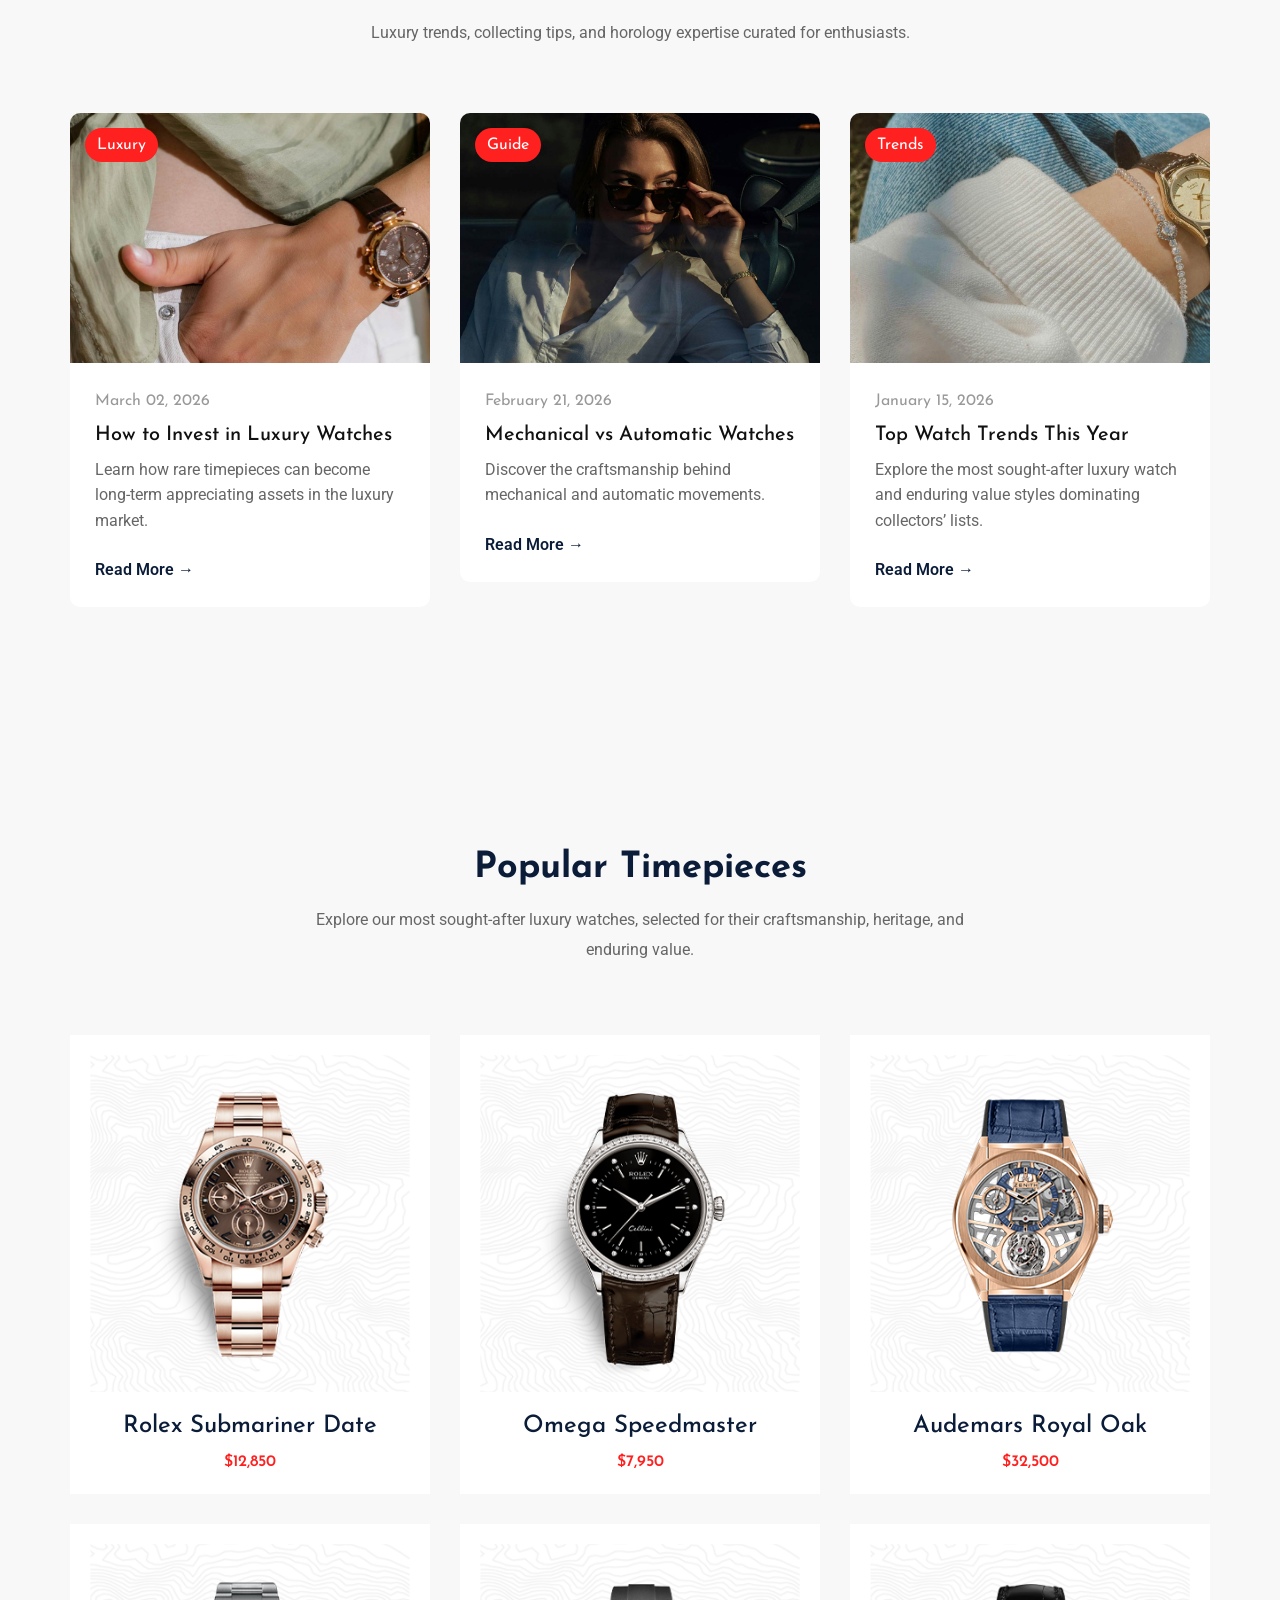
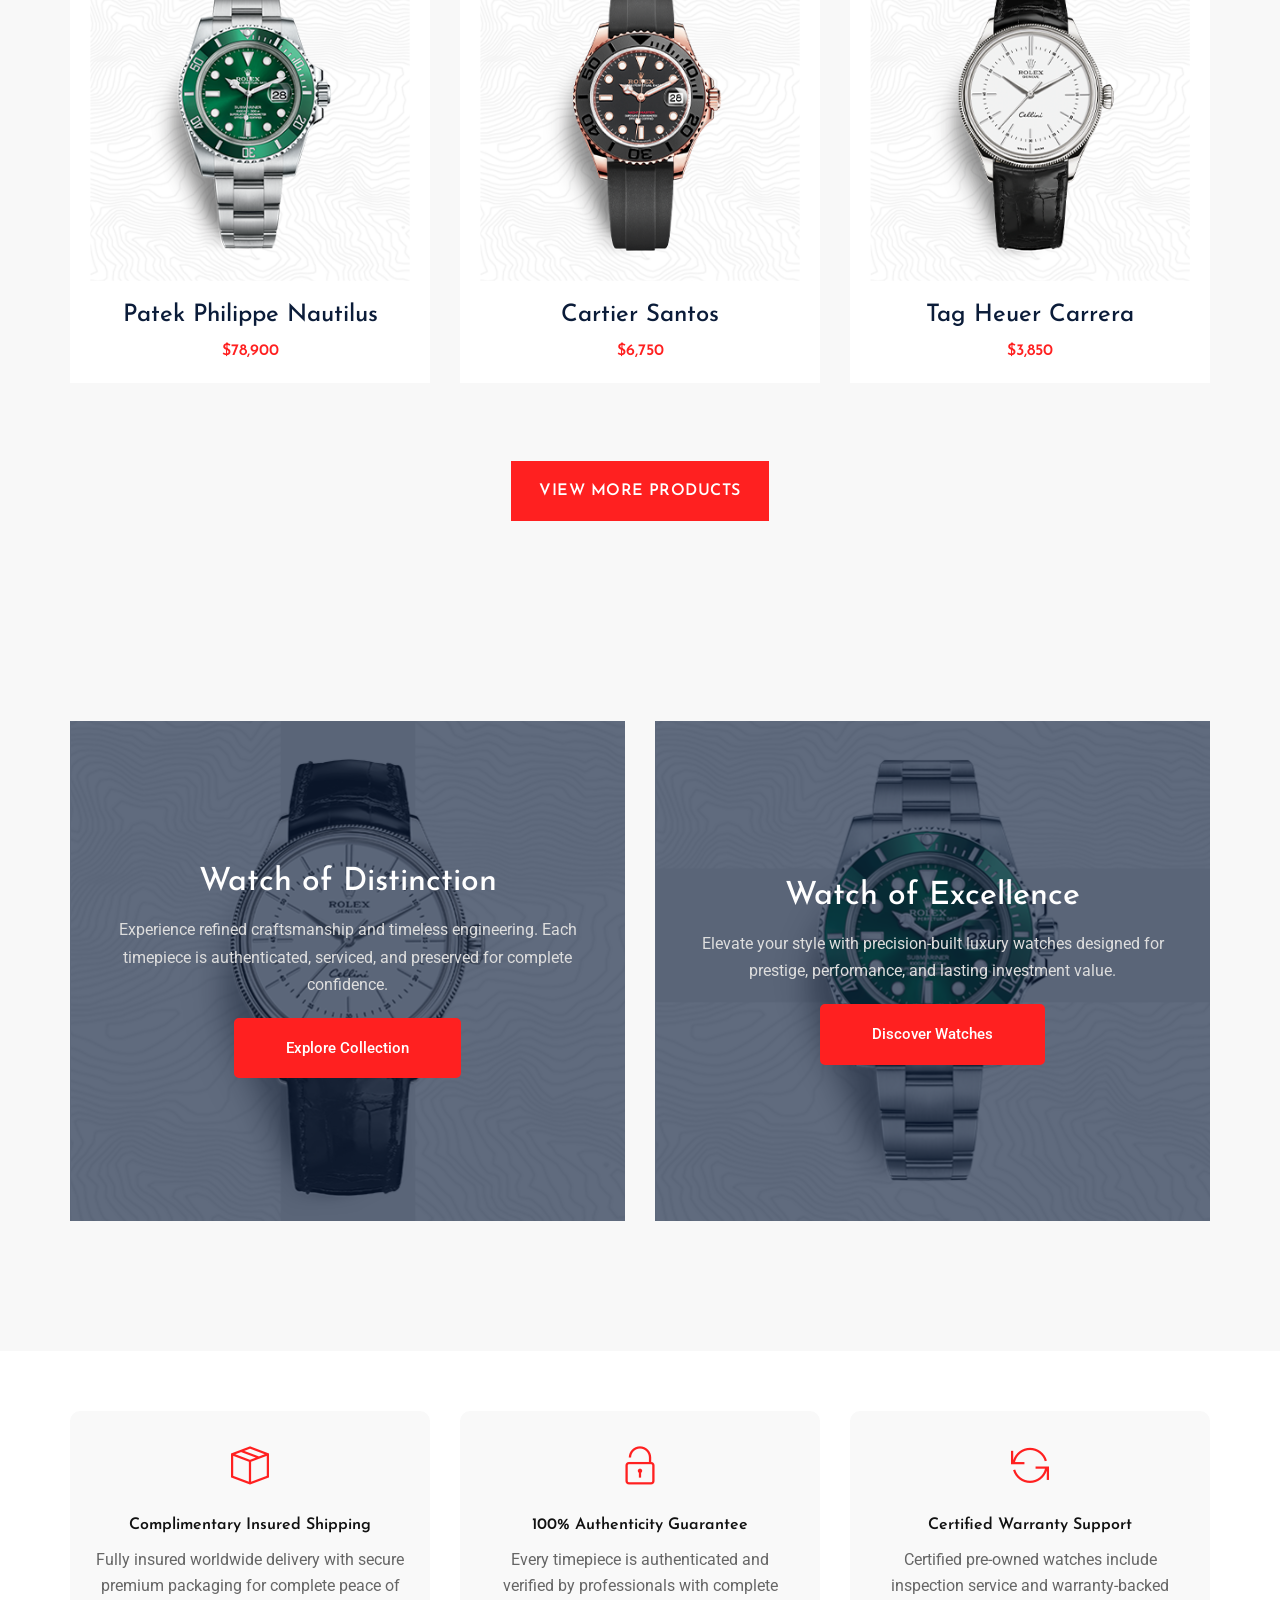
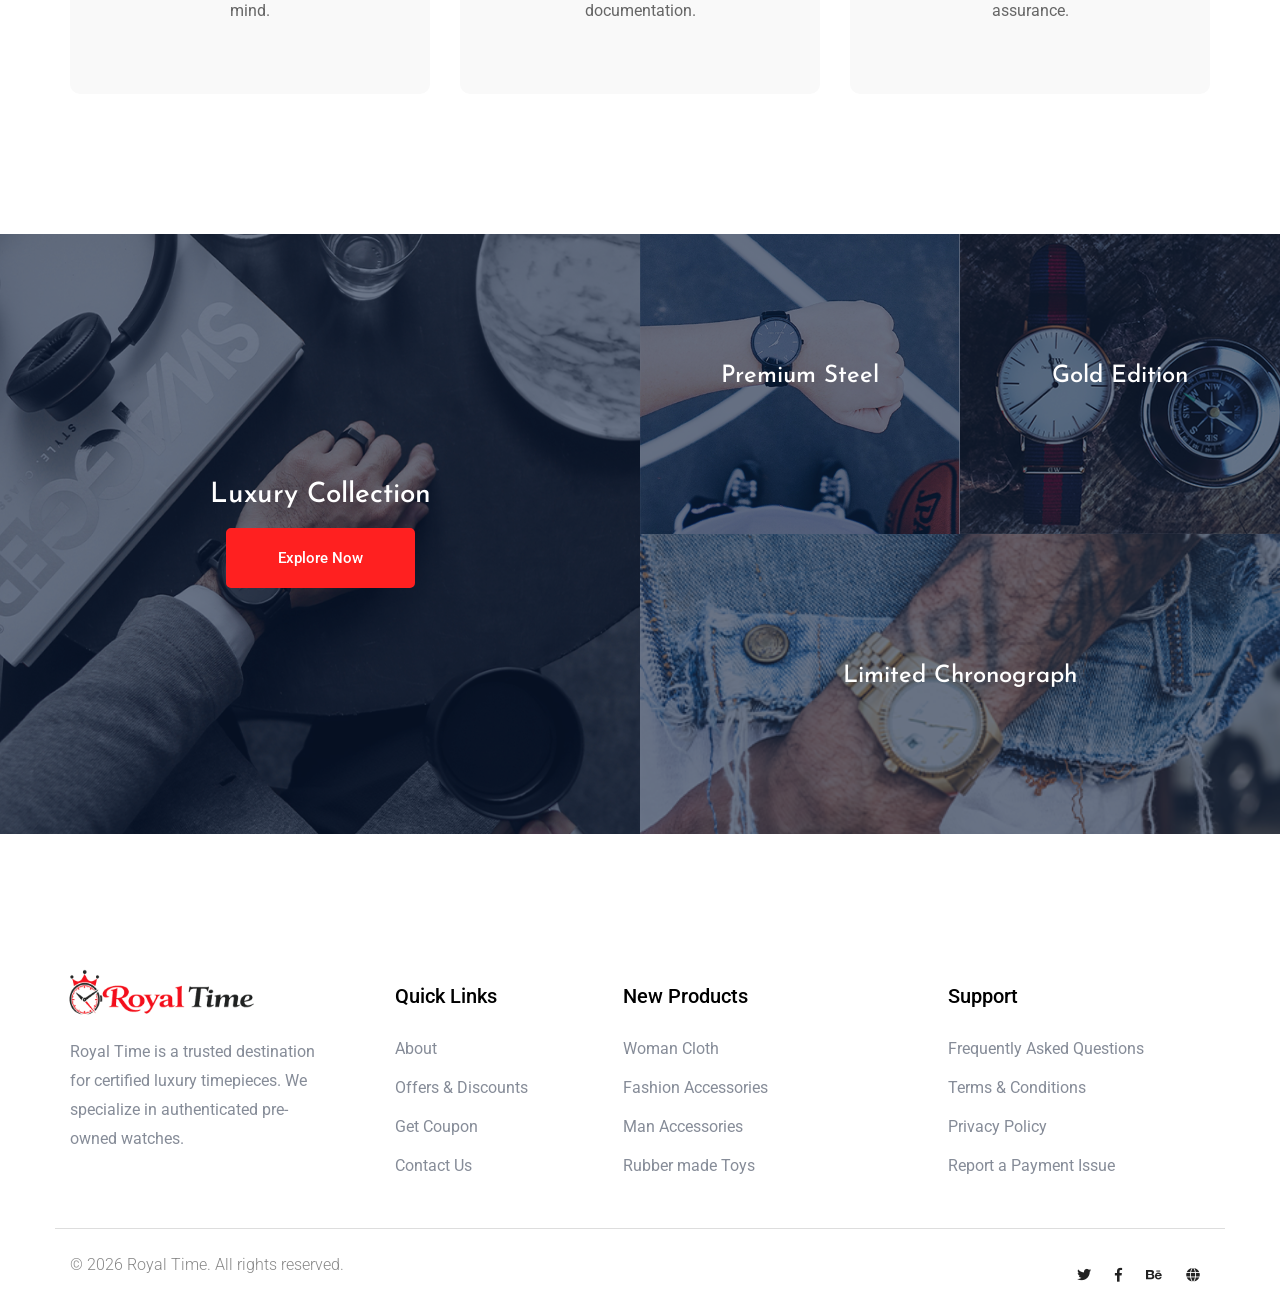
<file: home2.html>
<!doctype html>
<html class="no-js" lang="zxx">
<head>
    <meta charset="utf-8">
    <meta http-equiv="x-ua-compatible" content="ie=edge">
    <title>Royal Time</title>
    <meta name="description" content="">
    <meta name="viewport" content="width=device-width, initial-scale=1">
    <link rel="manifest" href="site.webmanifest">
    <link rel="shortcut icon" type="image/x-icon" href="assets/img/favicon.ico">

    <!-- CSS here -->
    <link rel="stylesheet" href="assets/css/bootstrap.min.css">
    <link rel="stylesheet" href="assets/css/owl.carousel.min.css">
    <link rel="stylesheet" href="assets/css/flaticon.css">
    <link rel="stylesheet" href="assets/css/slicknav.css">
    <link rel="stylesheet" href="assets/css/animate.min.css">
    <link rel="stylesheet" href="assets/css/magnific-popup.css">
    <link rel="stylesheet" href="assets/css/fontawesome-all.min.css">
    <link rel="stylesheet" href="assets/css/themify-icons.css">
    <link rel="stylesheet" href="assets/css/slick.css">
    <link rel="stylesheet" href="assets/css/nice-select.css">
    <link rel="stylesheet" href="assets/css/style.css">
</head>

<body>
    <!--? Preloader Start -->
    <div id="preloader-active">
        <div class="preloader d-flex align-items-center justify-content-center">
            <div class="preloader-inner position-relative">
                <div class="preloader-circle"></div>
                <div class="preloader-img pere-text">
                    <a href="index.html"><img src="assets/img/logo/royaltime-logo.png" alt=""></a>
                </div>
            </div>
        </div>
    </div>
    <!-- Preloader Start -->
     <header>
                <!-- Header Start -->
                <div class="container-fluid px-0">
  
    <nav class="navbar navbar-expand-xl navbar-light py-3">

      <!-- Logo -->
      <a class="navbar-brand" href="index.html">
        <img src="assets/img/logo/royaltime-logo.png" alt="" height="65">
      </a>

      <!-- Toggle Button -->
      <button class="navbar-toggler ms-auto" type="button"
        data-bs-toggle="collapse" data-bs-target="#navbarCollapse">
        <span class="navbar-toggler-icon"></span>
      </button>

      <!-- Navbar Content -->
      <div class="collapse navbar-collapse" id="navbarCollapse">

        <!-- Menu Items -->
        <ul class="navbar-nav ms-auto align-items-xl-center">

          <!-- Home Dropdown -->
          <li class="nav-item dropdown">
            <a class="nav-link dropdown-toggle active" href="#" data-toggle="dropdown">
              Home
            </a>
            <ul class="dropdown-menu">
              <li><a href="index.html" class="dropdown-item">Home1</a></li>
              <li><a href="home2.html" class="dropdown-item active">Home2</a></li>
            </ul>
          </li>

          <li class="nav-item">
            <a href="about.html" class="nav-link">About</a>
          </li>

          <li class="nav-item">
            <a href="shop.html" class="nav-link">Shop</a>
          </li>

            <li class="nav-item">
            <a href="blog.html" class="nav-link">Blog</a>
          </li>
          <li class="nav-item dropdown">
            <a class="nav-link dropdown-toggle" href="#" data-toggle="dropdown">
              Pages
            </a>
            <ul class="dropdown-menu">
              <li><a href="cart.html" class="dropdown-item">Cart</a></li>
              <li><a href="confirmation.html" class="dropdown-item">Confirmation</a></li>
              <li><a href="checkout.html" class="dropdown-item">Product Checkout</a></li>
            </ul>
          </li>
          <li class="nav-item">
            <a href="contact.html" class="nav-link">Contact</a>
          </li>

          <div class="head-btns">
          <!-- Cart Icon -->
          <li class="nav-item ms-xl-3">
            <a href="cart.html" class="nav-link">
              <span class="flaticon-shopping-cart"></span>
            </a>
          </li>

          <!-- Dark Toggle -->
          <li class="nav-item">
            <button id="theme-toggle" class="theme-btn ms-2">🌙</button>
          </li>

          <!-- RTL Toggle -->
          <li class="nav-item">
           <button id="rtl-toggle" class="rtl-btn" aria-label="Toggle RTL">
  <span id="rtl-icon">LTR</span>
</button>
          </li>
      </div>

          <!-- Login Button -->
          <li class="nav-item ms-xl-3">
            <a href="login.html" class="btn btn-primary px-4 ms-2 loginbtn">
              Login / Register
            </a>
          </li>

        </ul>
      </div>

    </nav>
  </div>

                <!-- Header End -->
            </header>
    <main>
        <!--? slider Area Start -->
        <!--================ Home2 Banner Section =================-->
<section class="home2-banner section-padding">
    <div class="container-fluid">
        <div class="row align-items-center">

            <!-- Left Image -->
            <div class="col-lg-6 col-md-6">
                <div class="home2-banner-img">
                    <img src="assets/img/gallery/banner-watch.jpg" alt="Luxury Watch" class="img-fluid">
                </div>
            </div>

            <!-- Right Content -->
            <div class="col-lg-6 col-md-6">
                <div class="home2-banner-content">
    <span class="sub-title">Premium Collection 2026</span>
    
    <h1>Timeless Luxury <br> Crafted To Perfection</h1>

    <p>
        Step into the world of refined elegance with our exclusive luxury 
        timepieces. Every watch is engineered with precision mechanics, 
        premium stainless steel, sapphire crystal glass, and unmatched 
        craftsmanship that defines class and confidence.
    </p>

    <p>
        Whether you're attending a formal event or elevating your daily 
        style, our watches are designed to make a bold statement. 
        Experience durability, performance, and timeless sophistication 
        in every tick.
    </p>

    <!-- Feature Points -->
   
    <div class="banner-btn mt-4">
        <a href="shop.html" class="btn_1">Shop Now</a>
        <a href="product_details.html" class="btn_2">Explore Collection</a>
    </div>
</div>
            </div>

        </div>
    </div>
</section>
<!--================ End Home2 Banner Section =================-->
        <!-- slider Area End-->
        <!--================ New Arrival Section =================-->
<section class="new-arrival section-padding">
    <div class="container">

        <!-- Section Title -->
        <div class="row">
            <div class="col-lg-12">
                <div class="section_tittle text-center">
                    <h2>New Arrivals</h2>
                    <p>Discover the latest additions to our premium watch collection.</p>
                </div>
            </div>
        </div>

        <div class="row">

            <!-- Product 1 -->
            <div class="col-lg-3 col-md-6 col-sm-6">
                <div class="single-arrival">
                    <div class="arrival-img">
                        <img src="assets/img/gallery/popular1.png" class="img-fluid" alt="">
                        <div class="arrival-overlay">
                            <a href="product_details.html" class="btn_1">View Details</a>
                        </div>
                    </div>
                    <div class="arrival-content text-center">
                        <h5><a href="product_details.html">Royal Classic Black</a></h5>
                        <span>$249.00</span>
                    </div>
                </div>
            </div>

            <!-- Product 2 -->
            <div class="col-lg-3 col-md-6 col-sm-6">
                <div class="single-arrival">
                    <div class="arrival-img">
                        <img src="assets/img/gallery/popular2.png" class="img-fluid" alt="">
                        <div class="arrival-overlay">
                            <a href="product_details.html" class="btn_1">View Details</a>
                        </div>
                    </div>
                    <div class="arrival-content text-center">
                        <h5><a href="product_details.html">Silver Steel Pro</a></h5>
                        <span>$299.00</span>
                    </div>
                </div>
            </div>

            <!-- Product 3 -->
            <div class="col-lg-3 col-md-6 col-sm-6">
                <div class="single-arrival">
                    <div class="arrival-img">
                        <img src="assets/img/gallery/popular3.png" class="img-fluid" alt="">
                        <div class="arrival-overlay">
                            <a href="product_details.html" class="btn_1">View Details</a>
                        </div>
                    </div>
                    <div class="arrival-content text-center">
                        <h5><a href="product_details.html">Golden Elite Edition</a></h5>
                        <span>$349.00</span>
                    </div>
                </div>
            </div>

            <!-- Product 4 -->
            <div class="col-lg-3 col-md-6 col-sm-6">
                <div class="single-arrival">
                    <div class="arrival-img">
                        <img src="assets/img/gallery/popular4.png" class="img-fluid" alt="">
                        <div class="arrival-overlay">
                            <a href="product_details.html" class="btn_1">View Details</a>
                        </div>
                    </div>
                    <div class="arrival-content text-center">
                        <h5><a href="product_details.html">Luxury Chronograph</a></h5>
                        <span>$399.00</span>
                    </div>
                </div>
            </div>

        </div>
    </div>
</section>
<!--================ End New Arrival Section =================-->
<!--================ Home2 Blog Section =================-->
<section class="home2-blog-area">
    <div class="container">

        <div class="row mb-50 text-center">
            <div class="col-lg-12">
                <div class="home2-section-title">
                    <span>Our Journal</span>
                    <h2>Latest Watch Insights</h2>
                    <p>Luxury trends, collecting tips, and horology expertise curated for enthusiasts.</p>
                </div>
            </div>
        </div>

        <div class="row">

            <!-- Blog 1 -->
            <div class="col-lg-4 col-md-6">
                <div class="home2-blog-card">
                    <div class="home2-blog-img">
                        <img src="assets/img/blog/single_blog_1.jpg" alt="">
                        <span class="home2-blog-tag">Luxury</span>
                    </div>
                    <div class="home2-blog-content">
                        <span class="home2-blog-date">March 02, 2026</span>
                        <h5>How to Invest in Luxury Watches</h5>
                        <p>
                            Learn how rare timepieces can become long-term
                            appreciating assets in the luxury market.
                        </p>
                        <a href="#" class="home2-read-more">Read More →</a>
                    </div>
                </div>
            </div>

            <!-- Blog 2 -->
            <div class="col-lg-4 col-md-6">
                <div class="home2-blog-card">
                    <div class="home2-blog-img">
                        <img src="assets/img/blog/single_blog_5.jpg" alt="">
                        <span class="home2-blog-tag">Guide</span>
                    </div>
                    <div class="home2-blog-content">
                        <span class="home2-blog-date">February 21, 2026</span>
                        <h5>Mechanical vs Automatic Watches</h5>
                        <p>
                            Discover the craftsmanship behind mechanical
                            and automatic movements.
                        </p>
                        <a href="#" class="home2-read-more">Read More →</a>
                    </div>
                </div>
            </div>

            <!-- Blog 3 -->
            <div class="col-lg-4 col-md-6">
                <div class="home2-blog-card">
                    <div class="home2-blog-img">
                        <img src="assets/img/blog/single_blog_3.jpg" alt="">
                        <span class="home2-blog-tag">Trends</span>
                    </div>
                    <div class="home2-blog-content">
                        <span class="home2-blog-date">January 15, 2026</span>
                        <h5>Top Watch Trends This Year</h5>
                        <p>
                            Explore the most sought-after luxury watch and enduring value
                            styles dominating collectors’ lists.
                        </p>
                        <a href="#" class="home2-read-more">Read More →</a>
                    </div>
                </div>
            </div>

        </div>

    </div>
</section>
<!--================ End Home2 Blog Section =================-->
        
        
        <!-- Gallery Area End -->
        <!--================ Home2 Popular Section =================-->
<section class="home2-popular section-padding">
    <div class="container">

        <!-- Section Title -->
        <div class="row justify-content-center">
            <div class="col-xl-7 col-lg-8 col-md-10">
                <div class="home2-section-title text-center mb-70">
                    <h2>Popular Timepieces</h2>
                    <p>
                        Explore our most sought-after luxury watches, selected for 
                        their craftsmanship, heritage, and enduring value.
                    </p>
                </div>
            </div>
        </div>

        <div class="row">

            <!-- Product Card -->
            <div class="col-xl-4 col-lg-4 col-md-6 col-sm-6">
                <div class="home2-product-card">
                    <div class="home2-product-img">
                        <img src="assets/img/gallery/popular1.png" alt="">
                        <div class="home2-product-overlay">
                            <a href="product_details.html" class="btn_1">View Details</a>
                        </div>
                    </div>
                    <div class="home2-product-content">
                        <h4><a href="product_details.html">Rolex Submariner Date</a></h4>
                        <span>$12,850</span>
                    </div>
                </div>
            </div>

            <!-- Repeat same structure for others -->

            <div class="col-xl-4 col-lg-4 col-md-6 col-sm-6">
                <div class="home2-product-card">
                    <div class="home2-product-img">
                        <img src="assets/img/gallery/popular2.png" alt="">
                        <div class="home2-product-overlay">
                            <a href="product_details.html" class="btn_1">View Details</a>
                        </div>
                    </div>
                    <div class="home2-product-content">
                        <h4><a href="product_details.html">Omega Speedmaster</a></h4>
                        <span>$7,950</span>
                    </div>
                </div>
            </div>

            <div class="col-xl-4 col-lg-4 col-md-6 col-sm-6">
                <div class="home2-product-card">
                    <div class="home2-product-img">
                        <img src="assets/img/gallery/popular3.png" alt="">
                        <div class="home2-product-overlay">
                            <a href="product_details.html" class="btn_1">View Details</a>
                        </div>
                    </div>
                    <div class="home2-product-content">
                        <h4><a href="product_details.html">Audemars Royal Oak</a></h4>
                        <span>$32,500</span>
                    </div>
                </div>
            </div>

            <div class="col-xl-4 col-lg-4 col-md-6 col-sm-6">
                <div class="home2-product-card">
                    <div class="home2-product-img">
                        <img src="assets/img/gallery/popular4.png" alt="">
                        <div class="home2-product-overlay">
                            <a href="product_details.html" class="btn_1">View Details</a>
                        </div>
                    </div>
                    <div class="home2-product-content">
                        <h4><a href="product_details.html">Patek Philippe Nautilus</a></h4>
                        <span>$78,900</span>
                    </div>
                </div>
            </div>

            <div class="col-xl-4 col-lg-4 col-md-6 col-sm-6">
                <div class="home2-product-card">
                    <div class="home2-product-img">
                        <img src="assets/img/gallery/popular5.png" alt="">
                        <div class="home2-product-overlay">
                            <a href="product_details.html" class="btn_1">View Details</a>
                        </div>
                    </div>
                    <div class="home2-product-content">
                        <h4><a href="product_details.html">Cartier Santos</a></h4>
                        <span>$6,750</span>
                    </div>
                </div>
            </div>

            <div class="col-xl-4 col-lg-4 col-md-6 col-sm-6">
                <div class="home2-product-card">
                    <div class="home2-product-img">
                        <img src="assets/img/gallery/popular6.png" alt="">
                        <div class="home2-product-overlay">
                            <a href="product_details.html" class="btn_1">View Details</a>
                        </div>
                    </div>
                    <div class="home2-product-content">
                        <h4><a href="product_details.html">Tag Heuer Carrera</a></h4>
                        <span>$3,850</span>
                    </div>
                </div>
            </div>

        </div>

        <!-- Button -->
        <div class="row justify-content-center mt-5">
            <a href="catagori.html" class="btn view-btn1">View More Products</a>
        </div>

    </div>
</section>
<!--================ End Home2 Popular =================-->
        
        <!--================ Home2 Watch Choice =================-->
<section class="home2-watch-choice section-padding">
    <div class="container">
        <div class="row">

            <!-- Box 1 -->
            <div class="col-lg-6 col-md-6">
                <div class="home2-choice-box">
                    <img src="assets/img/gallery/choce_watch1.png" alt="">
                    <div class="home2-choice-overlay">
                        <div class="home2-choice-content">
                            <h2>Watch of Distinction</h2>
                            <p>
                                Experience refined craftsmanship and timeless
                                engineering. Each timepiece is authenticated,
                                serviced, and preserved for complete confidence.
                            </p>
                            <a href="shop.html" class="btn_1">Explore Collection</a>
                        </div>
                    </div>
                </div>
            </div>

            <!-- Box 2 -->
            <div class="col-lg-6 col-md-6">
                <div class="home2-choice-box">
                    <img src="assets/img/gallery/choce_watch2.png" alt="">
                    <div class="home2-choice-overlay">
                        <div class="home2-choice-content">
                            <h2>Watch of Excellence</h2>
                            <p>
                                Elevate your style with precision-built luxury
                                watches designed for prestige, performance,
                                and lasting investment value.
                            </p>
                            <a href="shop.html" class="btn_1">Discover Watches</a>
                        </div>
                    </div>
                </div>
            </div>

        </div>
    </div>
</section>
<!--================ End Home2 Watch Choice =================-->
       <!--================ Home2 Shop Method =================-->
<section class="home2-shop-method">
    <div class="container">
        <div class="row">

            <div class="col-lg-4 col-md-6">
                <div class="home2-method-box">
                    <div class="home2-method-icon">
                        <i class="ti-package"></i>
                    </div>
                    <h6>Complimentary Insured Shipping</h6>
                    <p>
                        Fully insured worldwide delivery with secure premium
                        packaging for complete peace of mind.
                    </p>
                </div>
            </div>

            <div class="col-lg-4 col-md-6">
                <div class="home2-method-box">
                    <div class="home2-method-icon">
                        <i class="ti-unlock"></i>
                    </div>
                    <h6>100% Authenticity Guarantee</h6>
                    <p>
                        Every timepiece is authenticated and verified by
                        professionals with complete documentation.
                    </p>
                </div>
            </div>

            <div class="col-lg-4 col-md-6">
                <div class="home2-method-box">
                    <div class="home2-method-icon">
                        <i class="ti-reload"></i>
                    </div>
                    <h6>Certified Warranty Support</h6>
                    <p>
                        Certified pre-owned watches include inspection
                        service and warranty-backed assurance.
                    </p>
                </div>
            </div>

        </div>
    </div>
</section>
<!--================ End Home2 Shop Method =================-->
<!--? Gallery Area Start -->
        <!--================ Home2 Gallery Section =================-->
<section class="home2-gallery-area">
    <div class="container-fluid p-0">
        <div class="row no-gutters">

            <!-- Big Left Image -->
            <div class="col-xl-6 col-lg-6 col-md-12">
                <div class="home2-gallery-item large-img"
                     style="background-image: url(assets/img/gallery/gallery1.png);">
                    <div class="home2-gallery-overlay">
                        <h3>Luxury Collection</h3>
                        <a href="shop.html" class="btn_1">Explore Now</a>
                    </div>
                </div>
            </div>

            <!-- Right Side -->
            <div class="col-xl-6 col-lg-6 col-md-12">
                <div class="row no-gutters">

                    <div class="col-md-6">
                        <div class="home2-gallery-item medium-img"
                             style="background-image: url(assets/img/gallery/gallery2.png);">
                            <div class="home2-gallery-overlay">
                                <h4>Premium Steel</h4>
                            </div>
                        </div>
                    </div>

                    <div class="col-md-6">
                        <div class="home2-gallery-item medium-img"
                             style="background-image: url(assets/img/gallery/gallery3.png);">
                            <div class="home2-gallery-overlay">
                                <h4>Gold Edition</h4>
                            </div>
                        </div>
                    </div>

                    <div class="col-md-12">
                        <div class="home2-gallery-item small-img"
                             style="background-image: url(assets/img/gallery/gallery4.png);">
                            <div class="home2-gallery-overlay">
                                <h4>Limited Chronograph</h4>
                            </div>
                        </div>
                    </div>

                </div>
            </div>

        </div>
    </div>
</section>
<!--================ End Home2 Gallery Section =================-->
    </main>
    <footer>
        <!-- Footer Start-->
        <div class="footer-area footer-padding">
            <div class="container">
                <div class="row d-flex justify-content-between">
                    <div class="col-xl-3 col-lg-3 col-md-5 col-sm-6">
                        <div class="single-footer-caption mb-50">
                            <div class="single-footer-caption mb-30">
                                <!-- logo -->
                                <div class="footer-logo">
                                    <a href="index.html"><img src="assets/img/logo/royaltime-logo.png" alt=""></a>
                                </div>
                                <div class="footer-tittle">
                                    <div class="footer-pera">
                                        <p> Royal Time is a trusted destination for certified luxury timepieces. 
            We specialize in authenticated pre-owned watches.</p>
                                </div>
                                </div>
                            </div>
                        </div>
                    </div>
                    <div class="col-xl-2 col-lg-3 col-md-3 col-sm-5">
                        <div class="single-footer-caption mb-50">
                            <div class="footer-tittle">
                                <h4>Quick Links</h4>
                                <ul>
                                    <li><a href="#">About</a></li>
                                    <li><a href="#"> Offers & Discounts</a></li>
                                    <li><a href="#"> Get Coupon</a></li>
                                    <li><a href="#">  Contact Us</a></li>
                                </ul>
                            </div>
                        </div>
                    </div>
                    <div class="col-xl-3 col-lg-3 col-md-4 col-sm-7">
                        <div class="single-footer-caption mb-50">
                            <div class="footer-tittle">
                                <h4>New Products</h4>
                                <ul>
                                    <li><a href="#">Woman Cloth</a></li>
                                    <li><a href="#">Fashion Accessories</a></li>
                                    <li><a href="#"> Man Accessories</a></li>
                                    <li><a href="#"> Rubber made Toys</a></li>
                                </ul>
                            </div>
                        </div>
                    </div>
                    <div class="col-xl-3 col-lg-3 col-md-5 col-sm-7">
                        <div class="single-footer-caption mb-50">
                            <div class="footer-tittle">
                                <h4>Support</h4>
                                <ul>
                                    <li><a href="#">Frequently Asked Questions</a></li>
                                    <li><a href="#">Terms & Conditions</a></li>
                                    <li><a href="#">Privacy Policy</a></li>
                                    <li><a href="#">Report a Payment Issue</a></li>
                                </ul>
                            </div>
                        </div>
                    </div>
                </div>
                <!-- Footer bottom -->
                <div class="row align-items-center">
                    <div class="col-xl-7 col-lg-8 col-md-7">
                        <div class="footer-copy-right">
                           <p>
        © <script>document.write(new Date().getFullYear());</script> 
        Royal Time. All rights reserved.
    </p>               
                        </div>
                    </div>
                    <div class="col-xl-5 col-lg-4 col-md-5">
                        <div class="footer-copy-right f-right">
                            <!-- social -->
                            <div class="footer-social">
                                <a href="#"><i class="fab fa-twitter"></i></a>
                                <a href="https://www.facebook.com/sai4ull"><i class="fab fa-facebook-f"></i></a>
                                <a href="#"><i class="fab fa-behance"></i></a>
                                <a href="#"><i class="fas fa-globe"></i></a>
                            </div>
                        </div>
                    </div>
                </div>
            </div>
        </div>
        <!-- Footer End-->
    </footer>
    <!--? Search model Begin -->
    <div class="search-model-box">
        <div class="h-100 d-flex align-items-center justify-content-center">
            <div class="search-close-btn">+</div>
            <form class="search-model-form">
                <input type="text" id="search-input" placeholder="Searching key.....">
            </form>
        </div>
    </div>
    <!-- Search model end -->

    <!-- JS here -->

    <script src="./assets/js/vendor/modernizr-3.5.0.min.js"></script>
    <!-- Jquery, Popper, Bootstrap -->
    <script src="./assets/js/vendor/jquery-1.12.4.min.js"></script>
    <script src="./assets/js/popper.min.js"></script>
    <script src="./assets/js/bootstrap.min.js"></script>
    <!-- Jquery Mobile Menu -->
    <script src="./assets/js/jquery.slicknav.min.js"></script>

    <!-- Jquery Slick , Owl-Carousel Plugins -->
    <script src="./assets/js/owl.carousel.min.js"></script>
    <script src="./assets/js/slick.min.js"></script>

    <!-- One Page, Animated-HeadLin -->
    <script src="./assets/js/wow.min.js"></script>
    <script src="./assets/js/animated.headline.js"></script>
    <script src="./assets/js/jquery.magnific-popup.js"></script>

    <!-- Scrollup, nice-select, sticky -->
    <script src="./assets/js/jquery.scrollUp.min.js"></script>
    <script src="./assets/js/jquery.nice-select.min.js"></script>
    <script src="./assets/js/jquery.sticky.js"></script>
    
    <!-- contact js -->
    <script src="./assets/js/contact.js"></script>
    <script src="./assets/js/jquery.form.js"></script>
    <script src="./assets/js/jquery.validate.min.js"></script>
    <script src="./assets/js/mail-script.js"></script>
    <script src="./assets/js/jquery.ajaxchimp.min.js"></script>
    
    <!-- Jquery Plugins, main Jquery -->	
    <script src="./assets/js/plugins.js"></script>
    <script src="./assets/js/main.js"></script>
    <script src="https://cdn.jsdelivr.net/npm/bootstrap@5.3.2/dist/js/bootstrap.bundle.min.js"></script>
    
</body>
</html>
</file>
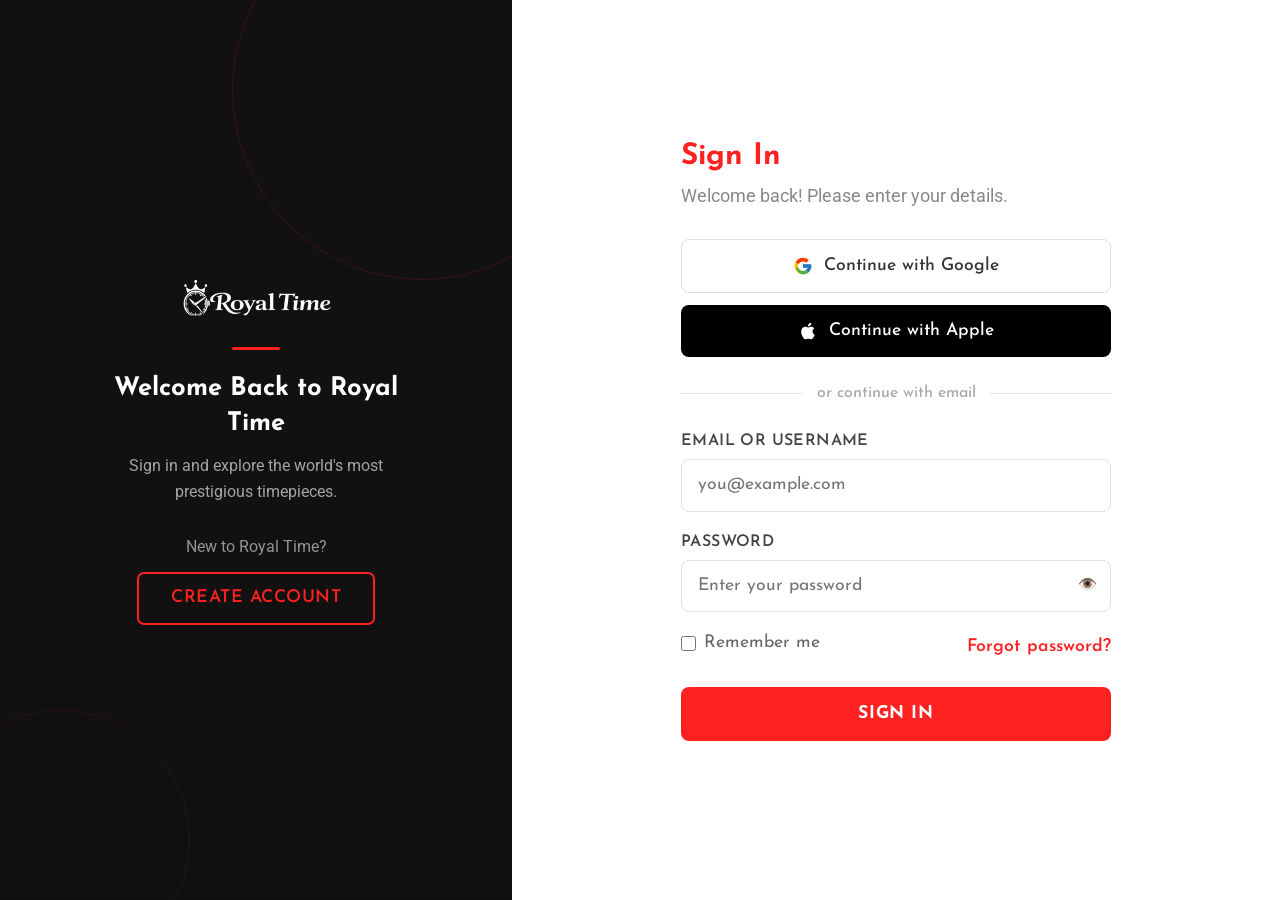
<file: login.html>
<!doctype html>
<html lang="zxx">
<head>
    <meta charset="utf-8">
    <meta http-equiv="x-ua-compatible" content="ie=edge">
    <title>Royal Time - Sign In</title>
    <meta name="description" content="">
    <meta name="viewport" content="width=device-width, initial-scale=1">
    <link rel="shortcut icon" type="image/x-icon" href="assets/img/favicon.ico">
    <link rel="stylesheet" href="assets/css/bootstrap.min.css">
    <link rel="stylesheet" href="assets/css/fontawesome-all.min.css">
    <link rel="stylesheet" href="assets/css/style.css">
    <style>
        * { box-sizing: border-box; }

        body { margin: 0; padding: 0; font-family: 'Josefin Sans', 'Segoe UI', sans-serif; font-size: 1.1rem; }

        .auth-page {
            min-height: 100vh;
            display: flex;
        }

        /* ── Left Panel ─────────────────────────── */
        .auth-left {
            width: 40%;
            background: #111;
            display: flex;
            flex-direction: column;
            justify-content: center;
            align-items: center;
            padding: 48px 40px;
            position: relative;
            overflow: hidden;
        }

        .auth-left::before {
            content: '';
            position: absolute;
            width: 380px; height: 380px;
            border-radius: 50%;
            border: 1px solid rgba(255,32,32,.18);
            top: -100px; right: -100px;
        }

        .auth-left::after {
            content: '';
            position: absolute;
            width: 260px; height: 260px;
            border-radius: 50%;
            border: 1px solid rgba(255,32,32,.12);
            bottom: -70px; left: -70px;
        }

        .auth-left-inner { position: relative; z-index: 1; width: 100%; max-width: 320px; text-align: center; }

        .auth-logo { margin-bottom: 28px; }
        .auth-logo img { width: 160px; filter: brightness(0) invert(1); }

        .auth-gold-bar {
            width: 48px; height: 3px;
            background: #FF2020;
            border-radius: 2px;
            margin: 0 auto 22px;
        }

        .auth-left h2 {
            font-size: 1.6rem; font-weight: 700;
            color: #fff; margin-bottom: 12px; line-height: 1.35;
        }

        .auth-left p {
            color: rgba(255,255,255,.62);
            font-size: 1rem; line-height: 1.65;
            margin-bottom: 28px;
        }

        .auth-switch-box { text-align: center; }
        .auth-switch-box p { color: rgba(255,255,255,.55); font-size: 1rem; margin-bottom: 12px; }

        .btn-red-outline {
            display: inline-block;
            border: 2px solid #FF2020;
            color: #FF2020;
            background: transparent;
            padding: 11px 32px;
            border-radius: 7px;
            font-weight: 600; font-size: 1.1rem;
            letter-spacing: .5px; text-transform: uppercase;
            text-decoration: none;
            transition: all .25s ease;
        }
        .btn-red-outline:hover {
            background: #000; color: #fff; border-color: #000; text-decoration: none;
        }

        /* ── Right Panel ─────────────────────────── */
        .auth-right {
            flex: 1;
            background: #fff;
            display: flex; align-items: center; justify-content: center;
            padding: 60px 48px;
        }

        .auth-form-box { width: 100%; max-width: 430px; }

        /* Mobile logo */
        .auth-mobile-logo { display: none; text-align: center; margin-bottom: 28px; }
        .auth-mobile-logo img { width: 150px; }

        .auth-form-box h2 {
            font-size: 1.85rem; font-weight: 700;
            color: #FF2020; margin-bottom: 6px;
        }
        .auth-form-box .auth-sub {
            color: #888; font-size: 1.1rem; margin-bottom: 28px;
        }

        /* Social buttons */
        .social-btns { display: flex; flex-direction: column; gap: 12px; }

        .soc-btn {
            display: flex; align-items: center; justify-content: center; gap: 11px;
            width: 100%; padding: 13px 18px;
            border-radius: 8px; font-size: 1.1rem; font-weight: 500;
            cursor: pointer; border: none; text-decoration: none;
            transition: all .2s ease;
        }
        .soc-btn svg { width: 20px; height: 20px; flex-shrink: 0; }

        .google-btn {
            background: #fff; border: 1.5px solid #ddd; color: #333;
        }
        .google-btn:hover {
            background: #f7f7f7; border-color: #bbb;
            box-shadow: 0 2px 10px rgba(0,0,0,.07); color: #333; text-decoration: none;
        }

        .apple-btn { background: #000; color: #fff; }
        .apple-btn:hover {
            background: #1c1c1c;
            box-shadow: 0 2px 10px rgba(0,0,0,.22); color: #fff; text-decoration: none;
        }

        /* Divider */
        .auth-or {
            display: flex; align-items: center; gap: 14px;
            margin: 24px 0;
        }
        .auth-or::before, .auth-or::after {
            content: ''; flex: 1; height: 1px; background: #e4e4e4;
        }
        .auth-or span { color: #aaa; font-size: 1rem; font-weight: 500; white-space: nowrap; }

        /* Form fields */
        .field-wrap { margin-bottom: 18px; }
        .field-wrap label {
            display: block; font-size: 1rem; font-weight: 600;
            color: #444; margin-bottom: 6px; text-transform: uppercase; letter-spacing: .4px;
        }
        .field-wrap .inp {
            width: 100%; border: 1.5px solid #e0e0e0;
            border-radius: 8px; padding: 12px 16px;
            font-size: 1.1rem; color: #333;
            transition: border-color .2s, box-shadow .2s;
            outline: none; background: #fff;
        }
        .field-wrap .inp:focus {
            border-color: #FF2020;
            box-shadow: 0 0 0 3px rgba(255,32,32,.1);
        }
        .pwd-wrap { position: relative; }
        .pwd-wrap .inp { padding-right: 44px; }
        .pwd-toggle {
            position: absolute; right: 14px; top: 50%;
            transform: translateY(-50%);
            cursor: pointer; font-size: .95rem; color: #aaa;
            user-select: none; line-height: 1;
        }
        .pwd-toggle:hover { color: #555; }

        .form-row-opts {
            display: flex; align-items: center; justify-content: space-between;
            margin-bottom: 22px;
        }
        .remember-lbl {
            display: flex; align-items: center; gap: 8px;
            font-size: 1.1rem; color: #666; cursor: pointer;
        }
        .remember-lbl input { accent-color: #FF2020; width: 15px; height: 15px; }
        .forgot-link {
            font-size: 1.1rem; color: #FF2020; font-weight: 600;
            text-decoration: none;
        }
        .forgot-link:hover { color: #000; }

        .btn-submit {
            width: 100%;
            background: #FF2020;
            color: #fff; border: none;
            padding: 14px; border-radius: 8px;
            font-family: inherit; font-size: 1.1rem; font-weight: 700;
            letter-spacing: .6px; text-transform: uppercase;
            cursor: pointer; transition: all .3s ease;
            margin-bottom: 20px;
        }
        .btn-submit:hover {
            background: #000;
            color: #fff;
            transform: translateY(-1px);
            box-shadow: 0 6px 22px rgba(0,0,0,.25);
        }

        .auth-bottom-link {
            text-align: center; font-size: 1.1rem; color: #888;
        }
        .auth-bottom-link a {
            color: #FF2020; font-weight: 600; text-decoration: none;
        }
        .auth-bottom-link a:hover { color: #000; }

        /* Dark mode */
        body.dark .auth-right { background: #0e0e0e; }
        body.dark .auth-form-box h2 { color: #FF2020; }
        body.dark .auth-form-box .auth-sub { color: #777; }
        body.dark .field-wrap label { color: #bbb; }
        body.dark .field-wrap .inp { background: #1a1a1a; border-color: #2e2e2e; color: #eee; }
        body.dark .field-wrap .inp:focus { border-color: #FF2020; box-shadow: 0 0 0 3px rgba(255,32,32,.12); }
        body.dark .google-btn { background: #1a1a1a; border-color: #3a3a3a; color: #eee; }
        body.dark .google-btn:hover { background: #242424; color: #eee; }
        body.dark .auth-or::before, body.dark .auth-or::after { background: #2e2e2e; }
        body.dark .auth-or span { color: #555; }
        body.dark .forgot-link { color: #FF2020; }
        body.dark .remember-lbl { color: #888; }
        body.dark .auth-bottom-link { color: #666; }
        body.dark .auth-bottom-link a { color: #FF2020; }

        /* Responsive */
        @media (max-width: 767px) {
            .auth-left { display: none !important; }
            .auth-right { padding: 40px 22px; }
            .auth-mobile-logo { display: block; }
        }
        @media (min-width: 768px) and (max-width: 1100px) {
            .auth-left { width: 38%; padding: 40px 28px; }
            .auth-left h2 { font-size: 1.45rem; }
            .auth-right { padding: 40px 32px; }
        }
    </style>
</head>
<body>

<div class="auth-page">

    <!-- ── Left Panel ── -->
    <div class="auth-left d-none d-md-flex flex-column">
        <div class="auth-left-inner">
            <div class="auth-logo">
                <a href="index.html"><img src="assets/img/logo/royaltime-logo.png" alt="Royal Time"></a>
            </div>
            <div class="auth-gold-bar"></div>
            <h2>Welcome Back to Royal Time</h2>
            <p>Sign in and explore the world's most prestigious timepieces.</p>
            <div class="auth-switch-box">
                <p>New to Royal Time?</p>
                <a href="register.html" class="btn-red-outline">Create Account</a>
            </div>
        </div>
    </div>

    <!-- ── Right Panel ── -->
    <div class="auth-right">
        <div class="auth-form-box">

            <div class="auth-mobile-logo">
                <a href="index.html"><img src="assets/img/logo/royaltime-logo.png" alt="Royal Time"></a>
            </div>

            <h2>Sign In</h2>
            <p class="auth-sub">Welcome back! Please enter your details.</p>

            <!-- Social Login -->
            <div class="social-btns">
                <a href="#" class="soc-btn google-btn">
                    <svg xmlns="http://www.w3.org/2000/svg" viewBox="0 0 48 48">
                        <path fill="#FFC107" d="M43.6 20.1H42V20H24v8h11.3C33.7 32.7 29.2 36 24 36c-6.6 0-12-5.4-12-12s5.4-12 12-12c3.1 0 5.8 1.1 7.9 3l5.7-5.7C34.5 6.5 29.5 4 24 4 12.9 4 4 12.9 4 24s8.9 20 20 20 20-8.9 20-20c0-1.3-.1-2.6-.4-3.9z"/>
                        <path fill="#FF3D00" d="M6.3 14.7l6.6 4.8C14.7 16 19 13 24 13c3.1 0 5.8 1.1 7.9 3l5.7-5.7C34.5 6.5 29.5 4 24 4 16.3 4 9.7 8.4 6.3 14.7z"/>
                        <path fill="#4CAF50" d="M24 44c5.2 0 9.9-2 13.4-5.2l-6.2-5.2C29.2 35.3 26.7 36 24 36c-5.2 0-9.6-3.3-11.3-8H6.3C9.7 35.5 16.3 44 24 44z"/>
                        <path fill="#1976D2" d="M43.6 20.1H42V20H24v8h11.3c-.8 2.2-2.2 4.1-4.1 5.6l6.2 5.2C37 39.1 44 34 44 24c0-1.3-.1-2.6-.4-3.9z"/>
                    </svg>
                    Continue with Google
                </a>
                <a href="#" class="soc-btn apple-btn">
                    <svg xmlns="http://www.w3.org/2000/svg" viewBox="0 0 24 24" fill="#fff">
                        <path d="M18.71 19.5c-.83 1.24-1.71 2.45-3.05 2.47-1.34.03-1.77-.79-3.29-.79-1.53 0-2 .77-3.27.82-1.31.05-2.3-1.32-3.14-2.53C4.25 17 2.94 12.45 4.7 9.39c.87-1.52 2.43-2.48 4.12-2.51 1.28-.02 2.5.87 3.29.87.78 0 2.26-1.07 3.8-.91.65.03 2.47.26 3.64 1.98-.09.06-2.17 1.28-2.15 3.81.03 3.02 2.65 4.03 2.68 4.04-.03.07-.42 1.44-1.38 2.83M13 3.5c.73-.83 1.94-1.46 2.94-1.5.13 1.17-.34 2.35-1.04 3.19-.69.85-1.83 1.51-2.95 1.42-.15-1.15.41-2.35 1.05-3.11z"/>
                    </svg>
                    Continue with Apple
                </a>
            </div>

            <div class="auth-or"><span>or continue with email</span></div>

            <!-- Email/Password Form -->
            <form action="#" method="post" novalidate>
                <div class="field-wrap">
                    <label for="login-user">Email or Username</label>
                    <input type="text" class="inp" id="login-user" name="username" placeholder="you@example.com">
                </div>

                <div class="field-wrap">
                    <label for="login-pass">Password</label>
                    <div class="pwd-wrap">
                        <input type="password" class="inp" id="login-pass" name="password" placeholder="Enter your password">
                        <span class="pwd-toggle" id="togglePwd">👁️</span>
                    </div>
                </div>

                <div class="form-row-opts">
                    <label class="remember-lbl">
                        <input type="checkbox" name="remember"> Remember me
                    </label>
                    <a href="#" class="forgot-link">Forgot password?</a>
                </div>

                <button type="submit" class="btn-submit">Sign In</button>
            </form>

            <p class="auth-bottom-link d-md-none">
                Don't have an account? <a href="register.html">Sign up</a>
            </p>
        </div>
    </div>

</div>

<!-- JS -->
<script src="./assets/js/vendor/jquery-1.12.4.min.js"></script>
<script src="./assets/js/bootstrap.min.js"></script>
<script src="./assets/js/main.js"></script>
<script>
    const togglePwd = document.getElementById("togglePwd");
    const loginPass = document.getElementById("login-pass");
    togglePwd.addEventListener("click", () => {
        const t = loginPass.type === "password" ? "text" : "password";
        loginPass.type = t;
        togglePwd.textContent = t === "password" ? "👁️" : "🙈";
    });
</script>
</body>
</html>
</file>
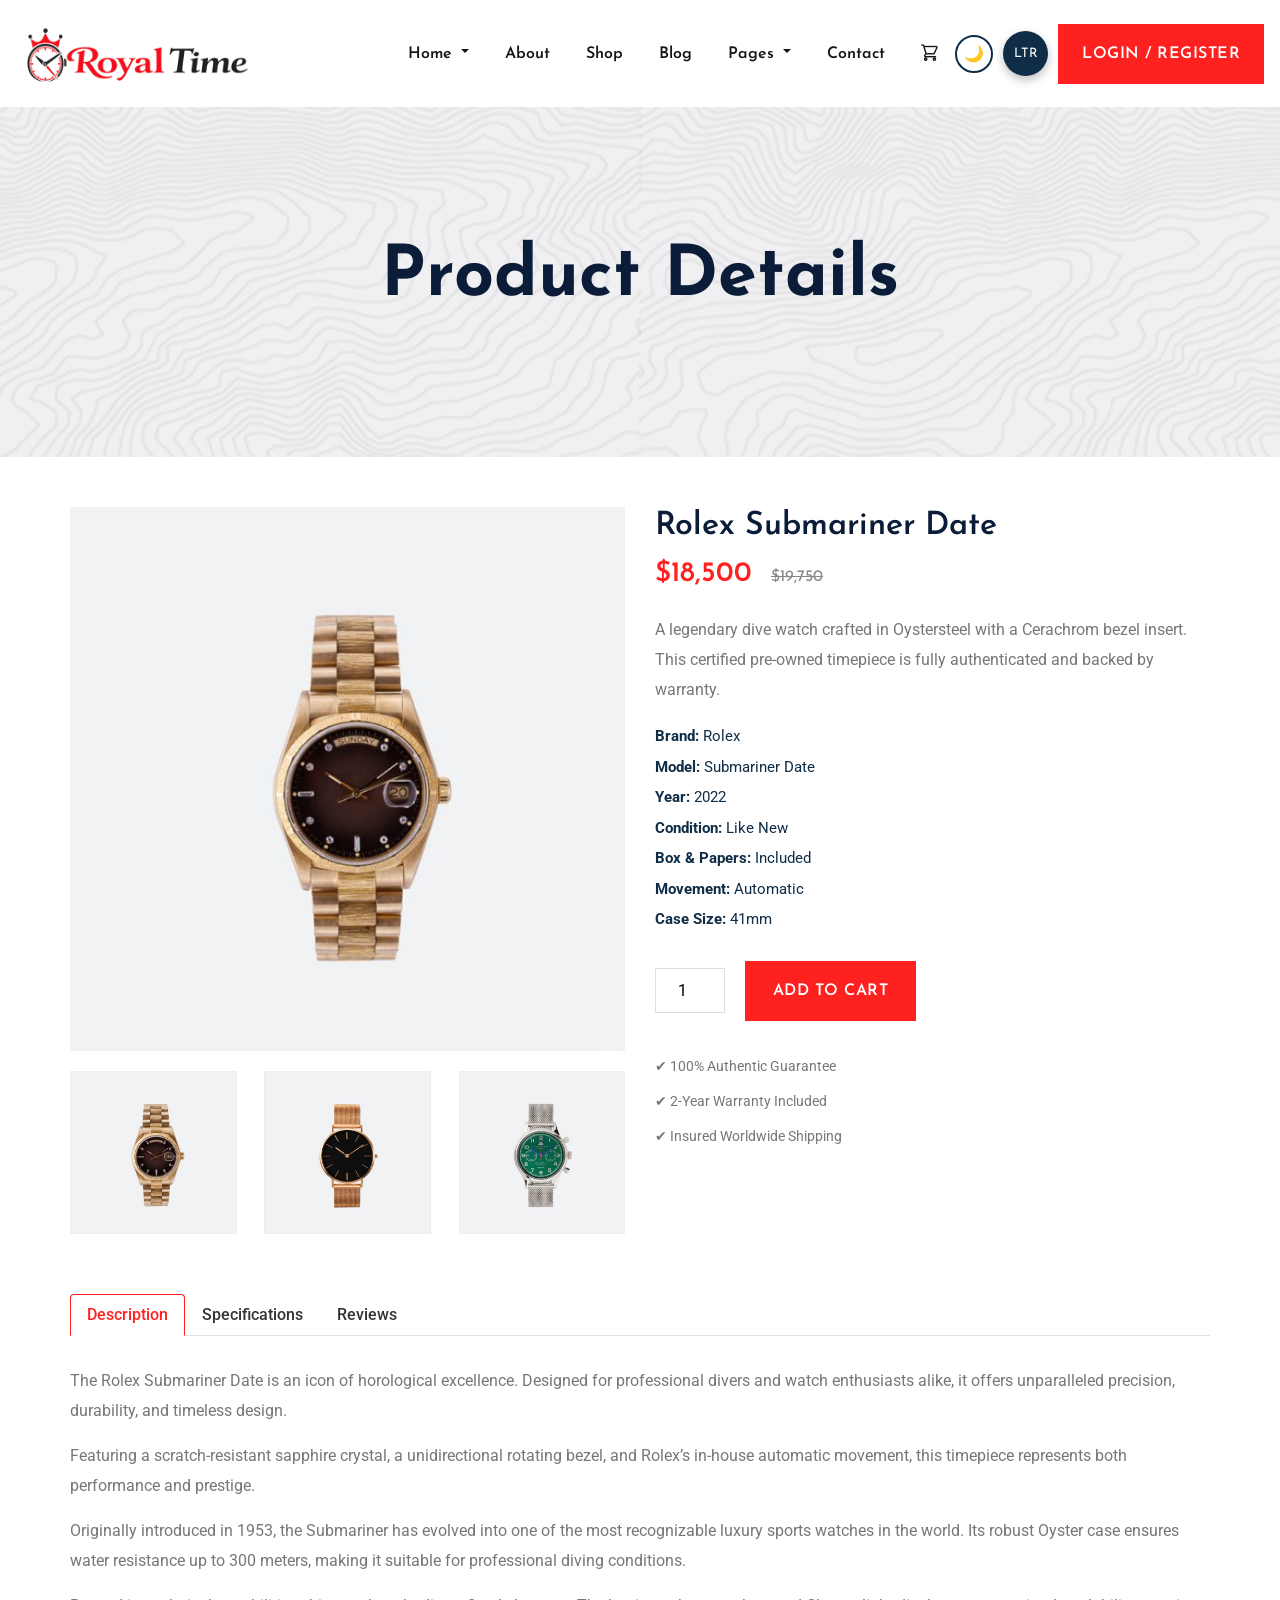
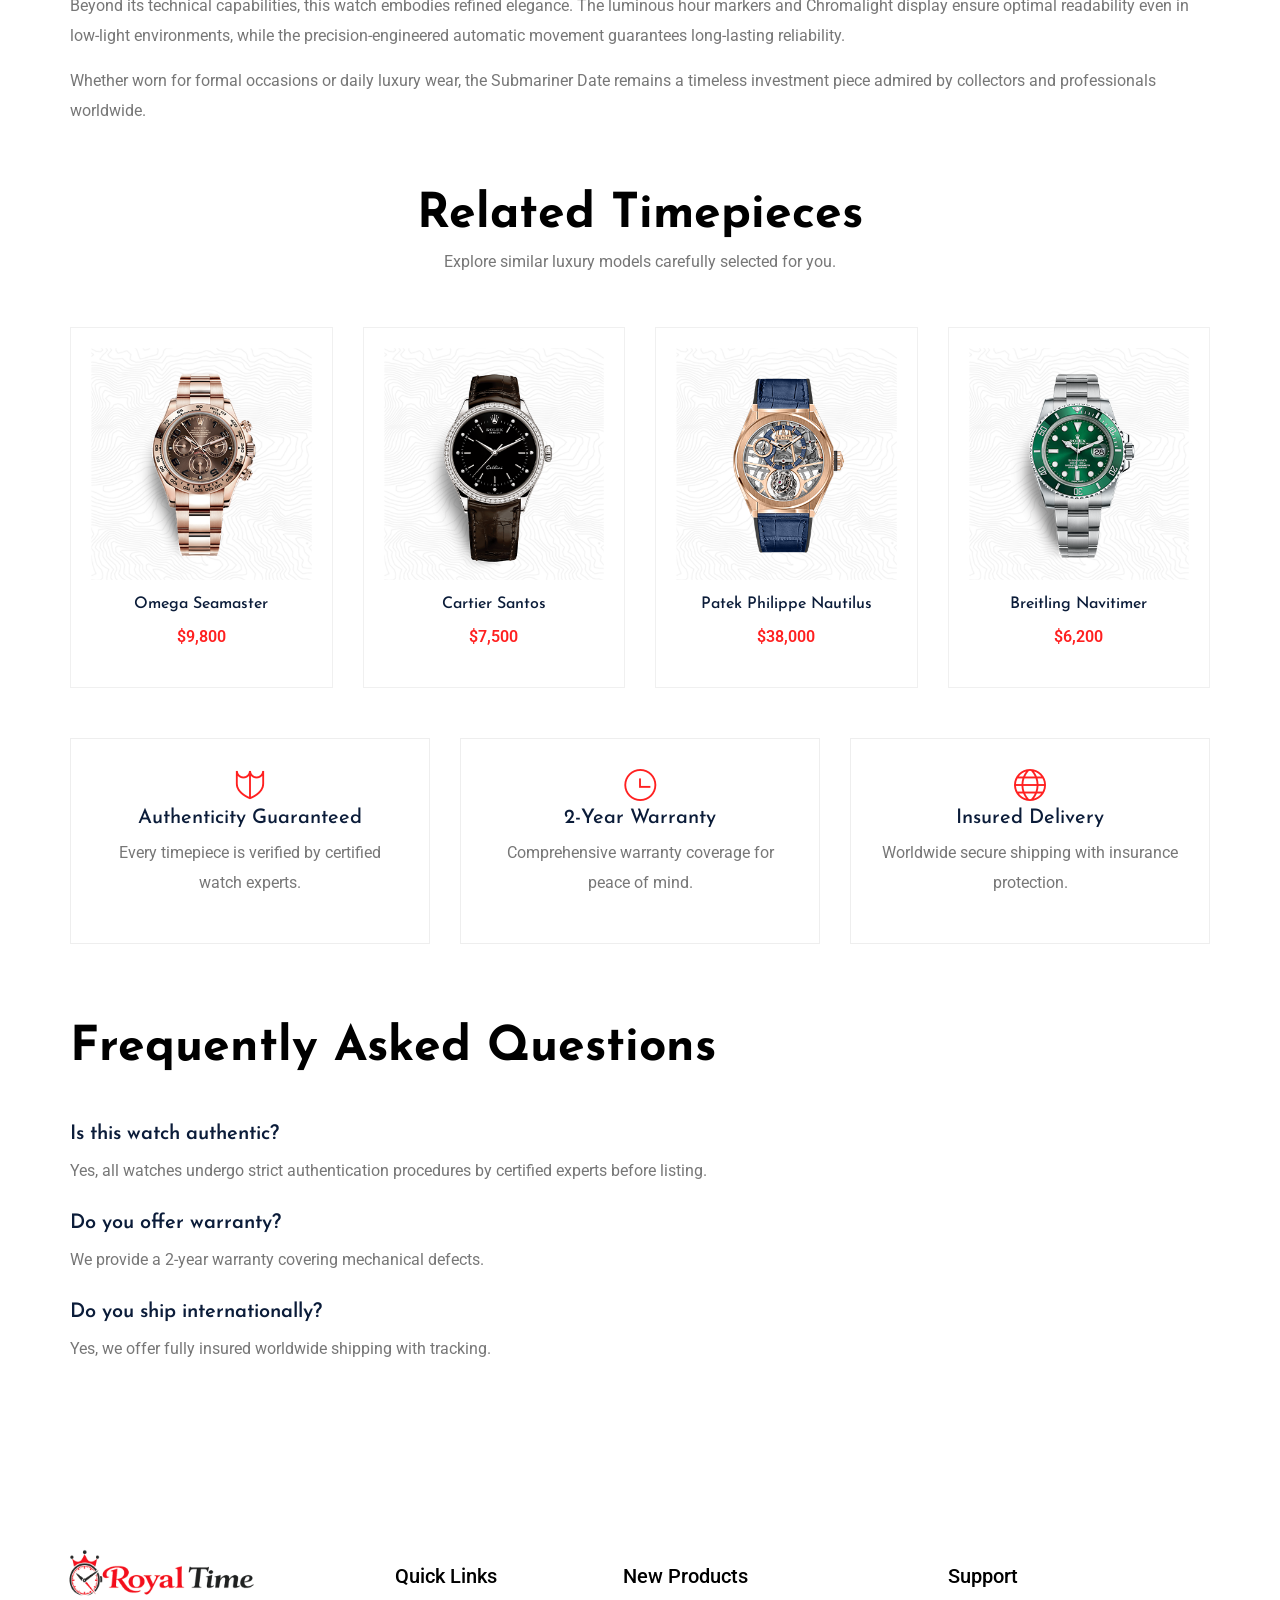
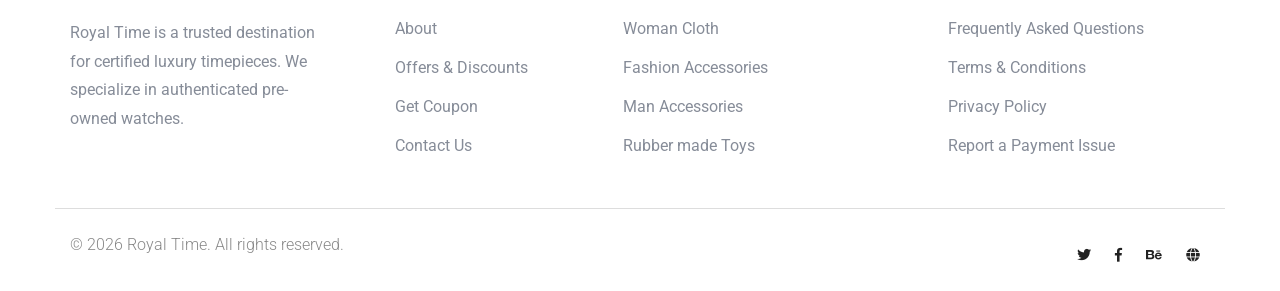
<file: product_details.html>
<!doctype html>
<html lang="zxx">
<head>
    <meta charset="utf-8">
    <meta http-equiv="x-ua-compatible" content="ie=edge">
    <title>Royal Time</title>
    <meta name="description" content="">
    <meta name="viewport" content="width=device-width, initial-scale=1">
    <link rel="manifest" href="site.webmanifest">
    <link rel="shortcut icon" type="image/x-icon" href="assets/img/favicon.ico">

    <!-- CSS here -->
        <link rel="stylesheet" href="assets/css/bootstrap.min.css">
        <link rel="stylesheet" href="assets/css/owl.carousel.min.css">
        <link rel="stylesheet" href="assets/css/flaticon.css">
        <link rel="stylesheet" href="assets/css/slicknav.css">
        <link rel="stylesheet" href="assets/css/animate.min.css">
        <link rel="stylesheet" href="assets/css/magnific-popup.css">
        <link rel="stylesheet" href="assets/css/fontawesome-all.min.css">
        <link rel="stylesheet" href="assets/css/themify-icons.css">
        <link rel="stylesheet" href="assets/css/slick.css">
        <link rel="stylesheet" href="assets/css/nice-select.css">
        <link rel="stylesheet" href="assets/css/style.css">

</head>
    

<body>
    
    <header>
                <!-- Header Start -->
                <div class="container-fluid px-0">
  
    <nav class="navbar navbar-expand-xl navbar-light py-3">

      <!-- Logo -->
      <a class="navbar-brand" href="index.html">
        <img src="assets/img/logo/royaltime-logo.png" alt="" height="65">
      </a>

      <!-- Toggle Button -->
      <button class="navbar-toggler ms-auto" type="button"
        data-bs-toggle="collapse" data-bs-target="#navbarCollapse">
        <span class="navbar-toggler-icon"></span>
      </button>

      <!-- Navbar Content -->
      <div class="collapse navbar-collapse" id="navbarCollapse">

        <!-- Menu Items -->
        <ul class="navbar-nav ms-auto align-items-xl-center">

          <!-- Home Dropdown -->
          <li class="nav-item dropdown">
            <a class="nav-link dropdown-toggle" href="#" data-toggle="dropdown">
              Home
            </a>
            <ul class="dropdown-menu">
              <li><a href="index.html" class="dropdown-item">Home1</a></li>
              <li><a href="home2.html" class="dropdown-item">Home2</a></li>
            </ul>
          </li>

          <li class="nav-item">
            <a href="about.html" class="nav-link">About</a>
          </li>

         <li class="nav-item">
            <a href="shop.html" class="nav-link">Shop</a>
          </li>

            <li class="nav-item">
            <a href="blog.html" class="nav-link">Blog</a>
          </li>
          <li class="nav-item dropdown">
            <a class="nav-link dropdown-toggle" href="#" data-toggle="dropdown">
              Pages
            </a>
            <ul class="dropdown-menu">
              <li><a href="cart.html" class="dropdown-item">Cart</a></li>
              <li><a href="confirmation.html" class="dropdown-item">Confirmation</a></li>
              <li><a href="checkout.html" class="dropdown-item">Product Checkout</a></li>
            </ul>
          </li>
          <li class="nav-item">
            <a href="contact.html" class="nav-link">Contact</a>
          </li>

         <div class="head-btns">
          <!-- Cart Icon -->
          <li class="nav-item ms-xl-3">
            <a href="cart.html" class="nav-link">
              <span class="flaticon-shopping-cart"></span>
            </a>
          </li>

          <!-- Dark Toggle -->
          <li class="nav-item">
            <button id="theme-toggle" class="theme-btn ms-2">🌙</button>
          </li>

          <!-- RTL Toggle -->
          <li class="nav-item">
           <button id="rtl-toggle" class="rtl-btn" aria-label="Toggle RTL">
  <span id="rtl-icon">LTR</span>
</button>
          </li>
      </div>

          <!-- Login Button -->
          <li class="nav-item ms-xl-3">
            <a href="login.html" class="btn btn-primary px-4 ms-2 loginbtn">
              Login / Register
            </a>
          </li>

        </ul>
      </div>

    </nav>
  </div>

                <!-- Header End -->
            </header>
    <main>
        <!-- Hero Area Start-->
        <div class="slider-area ">
            <div class="single-slider slider-height2 d-flex align-items-center">
                <div class="container">
                    <div class="row">
                        <div class="col-xl-12">
                            <div class="hero-cap text-center">
                                <h2>Product Details</h2>
                            </div>
                        </div>
                    </div>
                </div>
            </div>
        </div>
        <!-- Hero Area End-->
        <!--================Single Product Area =================-->
        <section class="product-details">
    <div class="container">
        <div class="row">

            <!-- Product Images -->
            <div class="col-lg-6 col-md-12">
                <div class="product-gallery">
                    <div class="main-image mb-20">
                        <img src="assets/img/gallery/product-img1.jpg" class="img-fluid" alt="Luxury Watch">
                    </div>

                    <div class="thumbnail-images d-flex justify-content-between">
                        <img src="assets/img/gallery/product-img1.jpg" class="img-fluid thumb">
                        <img src="assets/img/gallery/product-img2.jpg" class="img-fluid thumb">
                        <img src="assets/img/gallery/product-img3.jpg" class="img-fluid thumb">
                    </div>
                </div>
            </div>

            <!-- Product Info -->
            <div class="col-lg-6 col-md-12">
                <div class="product-info">

                    <h2 class="product-title">Rolex Submariner Date</h2>

                    <div class="product-price mb-20">
                        <span class="price">$18,500</span>
                        <span class="old-price">$19,750</span>
                    </div>

                    <p class="short-desc">
                        A legendary dive watch crafted in Oystersteel with a Cerachrom bezel insert. 
                        This certified pre-owned timepiece is fully authenticated and backed by warranty.
                    </p>

                    <ul class="product-meta mt-20">
                        <li><strong>Brand:</strong> Rolex</li>
                        <li><strong>Model:</strong> Submariner Date</li>
                        <li><strong>Year:</strong> 2022</li>
                        <li><strong>Condition:</strong> Like New</li>
                        <li><strong>Box & Papers:</strong> Included</li>
                        <li><strong>Movement:</strong> Automatic</li>
                        <li><strong>Case Size:</strong> 41mm</li>
                    </ul>

                    <div class="quantity-cart mt-30 d-flex align-items-center">
                        <input type="number" value="1" min="1" class="qty-input">
                        <a href="#" class="btn ml-20">Add to Cart</a>
                    </div>

                    <div class="secure-note mt-30">
                        <p>✔ 100% Authentic Guarantee</p>
                        <p>✔ 2-Year Warranty Included</p>
                        <p>✔ Insured Worldwide Shipping</p>
                    </div>

                </div>
            </div>
        </div>

        <!-- Tabs Section -->
        <d<div class="row mt-60">
    <div class="col-lg-12">
        <div class="product-tabs">

            <ul class="nav nav-tabs mb-30" role="tablist">
                <li class="nav-item">
                    <a class="nav-link active" data-toggle="tab" href="#desc">Description</a>
                </li>
                <li class="nav-item">
                    <a class="nav-link" data-toggle="tab" href="#spec">Specifications</a>
                </li>
                <li class="nav-item">
                    <a class="nav-link" data-toggle="tab" href="#review">Reviews</a>
                </li>
            </ul>

            <div class="tab-content">

                <!-- Description -->
                <div class="tab-pane fade show active" id="desc">
                    <p>
                        The Rolex Submariner Date is an icon of horological excellence. 
                        Designed for professional divers and watch enthusiasts alike, 
                        it offers unparalleled precision, durability, and timeless design.
                    </p>

                    <p>
                        Featuring a scratch-resistant sapphire crystal, a unidirectional 
                        rotating bezel, and Rolex’s in-house automatic movement, 
                        this timepiece represents both performance and prestige.
                    </p>

                    <p>
                        Originally introduced in 1953, the Submariner has evolved into one 
                        of the most recognizable luxury sports watches in the world. 
                        Its robust Oyster case ensures water resistance up to 300 meters, 
                        making it suitable for professional diving conditions.
                    </p>

                    <p>
                        Beyond its technical capabilities, this watch embodies refined elegance. 
                        The luminous hour markers and Chromalight display ensure optimal readability 
                        even in low-light environments, while the precision-engineered automatic 
                        movement guarantees long-lasting reliability.
                    </p>

                    <p>
                        Whether worn for formal occasions or daily luxury wear, 
                        the Submariner Date remains a timeless investment piece 
                        admired by collectors and professionals worldwide.
                    </p>
                </div>

                <!-- Specifications -->
                <div class="tab-pane fade" id="spec">
                    <ul>
                        <li>Case Material: Oystersteel</li>
                        <li>Bezel: Ceramic Cerachrom, Unidirectional Rotating</li>
                        <li>Crystal: Scratch-resistant Sapphire</li>
                        <li>Water Resistance: 300 meters / 1000 feet</li>
                        <li>Movement: Rolex Caliber Automatic</li>
                        <li>Power Reserve: 70 hours</li>
                        <li>Bracelet: Oyster Bracelet with Safety Clasp</li>
                        <li>Case Diameter: 41mm</li>
                        <li>Dial Color: Black with Luminous Markers</li>
                        <li>Functions: Hours, Minutes, Seconds, Date Display</li>
                        <li>Condition: Certified Pre-Owned (Like New)</li>
                        <li>Box & Papers: Original Included</li>
                    </ul>

                    <p class="mt-20">
                        Each timepiece undergoes a rigorous multi-point inspection process 
                        to ensure mechanical accuracy, cosmetic excellence, and authenticity.
                    </p>
                </div>

                <!-- Reviews -->
                <div class="tab-pane fade" id="review">

                    <p><strong>James Carter</strong> ⭐⭐⭐⭐⭐</p>
                    <p>
                        Exceptional quality and honest pricing. Truly a remarkable luxury experience. 
                        The watch arrived in pristine condition and exceeded my expectations.
                    </p>

                    <hr>

                    <p><strong>Michael Evans</strong> ⭐⭐⭐⭐⭐</p>
                    <p>
                        The authentication process gave me complete confidence. 
                        Customer service was professional, transparent, and responsive throughout.
                    </p>

                    <hr>

                    <p><strong>Daniel Moore</strong> ⭐⭐⭐⭐☆</p>
                    <p>
                        Beautiful timepiece with flawless finishing. Shipping was fast 
                        and securely packaged. I would definitely purchase again.
                    </p>

                    <hr>

                    <p><strong>Christopher Blake</strong> ⭐⭐⭐⭐⭐</p>
                    <p>
                        A seamless buying experience from start to finish. 
                        The warranty and documentation provided additional peace of mind.
                    </p>

                </div>

            </div>
        </div>
    </div>
</div>

    </div>
</section>
<section class="related-products">
    <div class="container">
        <div class="section-tittle text-center mb-50">
            <h2>Related Timepieces</h2>
            <p>Explore similar luxury models carefully selected for you.</p>
        </div>

        <div class="row">
            <div class="col-lg-3 col-md-6 col-sm-6">
                <div class="single-product text-center mb-40">
                    <img src="assets/img/gallery/popular1.png" class="img-fluid">
                    <h4>Omega Seamaster</h4>
                    <p class="price">$9,800</p>
                </div>
            </div>

            <div class="col-lg-3 col-md-6 col-sm-6">
                <div class="single-product text-center mb-40">
                    <img src="assets/img/gallery/popular2.png" class="img-fluid">
                    <h4>Cartier Santos</h4>
                    <p class="price">$7,500</p>
                </div>
            </div>

            <div class="col-lg-3 col-md-6 col-sm-6">
                <div class="single-product text-center mb-40">
                    <img src="assets/img/gallery/popular3.png" class="img-fluid">
                    <h4>Patek Philippe Nautilus</h4>
                    <p class="price">$38,000</p>
                </div>
            </div>

            <div class="col-lg-3 col-md-6 col-sm-6">
                <div class="single-product text-center mb-40">
                    <img src="assets/img/gallery/popular4.png" class="img-fluid">
                    <h4>Breitling Navitimer</h4>
                    <p class="price">$6,200</p>
                </div>
            </div>
        </div>
    </div>
</section>
<section class="product-highlights">
    <div class="container">
        <div class="row text-center">

            <div class="col-lg-4 col-md-6 mb-30">
                <div class="highlight-box">
                    <i class="ti-shield"></i>
                    <h5>Authenticity Guaranteed</h5>
                    <p>Every timepiece is verified by certified watch experts.</p>
                </div>
            </div>

            <div class="col-lg-4 col-md-6 mb-30">
                <div class="highlight-box">
                    <i class="ti-time"></i>
                    <h5>2-Year Warranty</h5>
                    <p>Comprehensive warranty coverage for peace of mind.</p>
                </div>
            </div>

            <div class="col-lg-4 col-md-6 mb-30">
                <div class="highlight-box">
                    <i class="ti-world"></i>
                    <h5>Insured Delivery</h5>
                    <p>Worldwide secure shipping with insurance protection.</p>
                </div>
            </div>

        </div>
    </div>
</section>
<section class="product-faq">
    <div class="container">
        <div class="section-tittle mb-50">
            <h2>Frequently Asked Questions</h2>
        </div>

        <div class="faq-box">
            <h5>Is this watch authentic?</h5>
            <p>Yes, all watches undergo strict authentication procedures by certified experts before listing.</p>
        </div>

        <div class="faq-box">
            <h5>Do you offer warranty?</h5>
            <p>We provide a 2-year warranty covering mechanical defects.</p>
        </div>

        <div class="faq-box">
            <h5>Do you ship internationally?</h5>
            <p>Yes, we offer fully insured worldwide shipping with tracking.</p>
        </div>
    </div>
</section>
        <!--================End Single Product Area =================-->
        
    </main>
    <footer>
        <!-- Footer Start-->
        <div class="footer-area footer-padding">
            <div class="container">
                <div class="row d-flex justify-content-between">
                    <div class="col-xl-3 col-lg-3 col-md-5 col-sm-6">
                        <div class="single-footer-caption mb-50">
                            <div class="single-footer-caption mb-30">
                                <!-- logo -->
                                <div class="footer-logo">
                                    <a href="index.html"><img src="assets/img/logo/royaltime-logo.png" alt=""></a>
                                </div>
                                <div class="footer-tittle">
                                    <div class="footer-pera">
                                        <p> Royal Time is a trusted destination for certified luxury timepieces. 
            We specialize in authenticated pre-owned watches.</p>
                                </div>
                                </div>
                            </div>
                        </div>
                    </div>
                    <div class="col-xl-2 col-lg-3 col-md-3 col-sm-5">
                        <div class="single-footer-caption mb-50">
                            <div class="footer-tittle">
                                <h4>Quick Links</h4>
                                <ul>
                                    <li><a href="#">About</a></li>
                                    <li><a href="#"> Offers & Discounts</a></li>
                                    <li><a href="#"> Get Coupon</a></li>
                                    <li><a href="#">  Contact Us</a></li>
                                </ul>
                            </div>
                        </div>
                    </div>
                    <div class="col-xl-3 col-lg-3 col-md-4 col-sm-7">
                        <div class="single-footer-caption mb-50">
                            <div class="footer-tittle">
                                <h4>New Products</h4>
                                <ul>
                                    <li><a href="#">Woman Cloth</a></li>
                                    <li><a href="#">Fashion Accessories</a></li>
                                    <li><a href="#"> Man Accessories</a></li>
                                    <li><a href="#"> Rubber made Toys</a></li>
                                </ul>
                            </div>
                        </div>
                    </div>
                    <div class="col-xl-3 col-lg-3 col-md-5 col-sm-7">
                        <div class="single-footer-caption mb-50">
                            <div class="footer-tittle">
                                <h4>Support</h4>
                                <ul>
                                    <li><a href="#">Frequently Asked Questions</a></li>
                                    <li><a href="#">Terms & Conditions</a></li>
                                    <li><a href="#">Privacy Policy</a></li>
                                    <li><a href="#">Report a Payment Issue</a></li>
                                </ul>
                            </div>
                        </div>
                    </div>
                </div>
                <!-- Footer bottom -->
                <div class="row align-items-center">
                    <div class="col-xl-7 col-lg-8 col-md-7">
                        <div class="footer-copy-right">
                           <p>
        © <script>document.write(new Date().getFullYear());</script> 
        Royal Time. All rights reserved.
    </p>               
                        </div>
                    </div>
                    <div class="col-xl-5 col-lg-4 col-md-5">
                        <div class="footer-copy-right f-right">
                            <!-- social -->
                            <div class="footer-social">
                                <a href="#"><i class="fab fa-twitter"></i></a>
                                <a href="https://www.facebook.com/sai4ull"><i class="fab fa-facebook-f"></i></a>
                                <a href="#"><i class="fab fa-behance"></i></a>
                                <a href="#"><i class="fas fa-globe"></i></a>
                            </div>
                        </div>
                    </div>
                </div>
            </div>
        </div>
        <!-- Footer End-->
    </footer>
    <!--? Search model Begin -->
    <div class="search-model-box">
        <div class="h-100 d-flex align-items-center justify-content-center">
            <div class="search-close-btn">+</div>
            <form class="search-model-form">
                <input type="text" id="search-input" placeholder="Searching key.....">
            </form>
        </div>
    </div>
    <!-- Search model end -->

    <!-- JS here -->

        <script src="./assets/js/vendor/modernizr-3.5.0.min.js"></script>
        <!-- Jquery, Popper, Bootstrap -->
        <script src="./assets/js/vendor/jquery-1.12.4.min.js"></script>
        <script src="./assets/js/popper.min.js"></script>
        <script src="./assets/js/bootstrap.min.js"></script>
        <!-- Jquery Mobile Menu -->
        <script src="./assets/js/jquery.slicknav.min.js"></script>

        <!-- Jquery Slick , Owl-Carousel Plugins -->
        <script src="./assets/js/owl.carousel.min.js"></script>
        <script src="./assets/js/slick.min.js"></script>

        <!-- One Page, Animated-HeadLin -->
        <script src="./assets/js/wow.min.js"></script>
        <script src="./assets/js/animated.headline.js"></script>
        <script src="./assets/js/jquery.magnific-popup.js"></script>

        <!-- Scroll up, nice-select, sticky -->
        <script src="./assets/js/jquery.scrollUp.min.js"></script>
        <script src="./assets/js/jquery.nice-select.min.js"></script>
        <script src="./assets/js/jquery.sticky.js"></script>
        
        <!-- contact js -->
        <script src="./assets/js/contact.js"></script>
        <script src="./assets/js/jquery.form.js"></script>
        <script src="./assets/js/jquery.validate.min.js"></script>
        <script src="./assets/js/mail-script.js"></script>
        <script src="./assets/js/jquery.ajaxchimp.min.js"></script>
        
        <!-- Jquery Plugins, main Jquery -->    
        <script src="./assets/js/plugins.js"></script>
        <script src="./assets/js/main.js"></script>

        <!-- swiper js -->
        <script src="./assets/js/swiper.min.js"></script>
            <!-- swiper js -->
        <script src="./assets/js/mixitup.min.js"></script>
        <script src="./assets/js/jquery.counterup.min.js"></script>
        <script src="./assets/js/waypoints.min.js"></script>
        <script src="https://cdn.jsdelivr.net/npm/bootstrap@5.3.2/dist/js/bootstrap.bundle.min.js"></script>

<script>
    const thumbs = document.querySelectorAll(".thumb");
    const mainImage = document.querySelector(".main-image img");

    thumbs.forEach(thumb => {
        thumb.addEventListener("click", function () {
            mainImage.src = this.src;
        });
    });
</script>
</body>

</html>
</file>
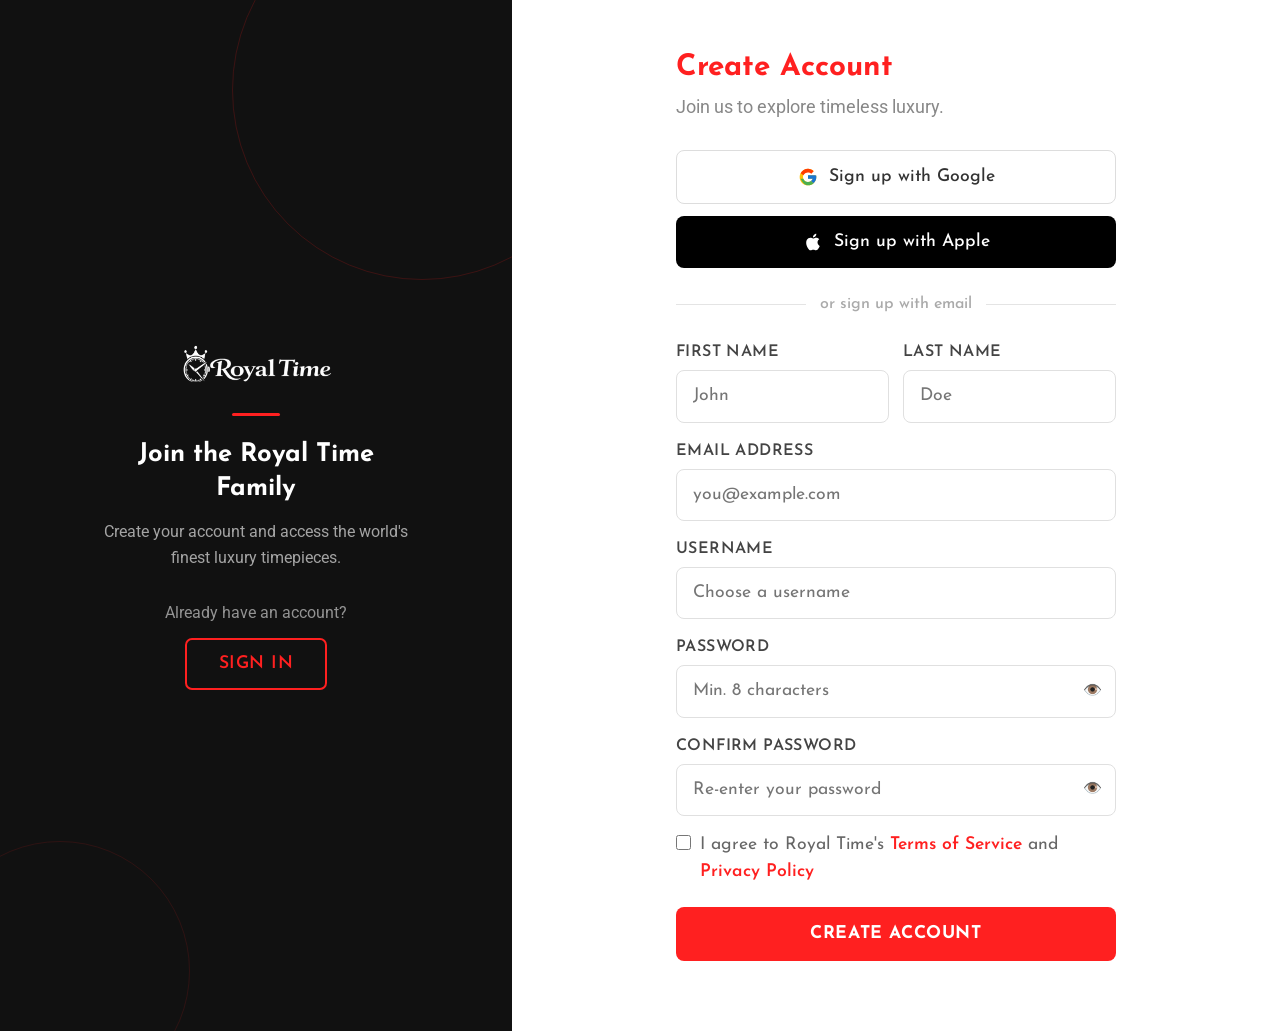
<file: register.html>
<!doctype html>
<html lang="zxx">
<head>
    <meta charset="utf-8">
    <meta http-equiv="x-ua-compatible" content="ie=edge">
    <title>Royal Time - Create Account</title>
    <meta name="description" content="">
    <meta name="viewport" content="width=device-width, initial-scale=1">
    <link rel="shortcut icon" type="image/x-icon" href="assets/img/favicon.ico">
    <link rel="stylesheet" href="assets/css/bootstrap.min.css">
    <link rel="stylesheet" href="assets/css/fontawesome-all.min.css">
    <link rel="stylesheet" href="assets/css/style.css">
    <style>
        * { box-sizing: border-box; }

        body { margin: 0; padding: 0; font-family: 'Josefin Sans', 'Segoe UI', sans-serif; font-size: 1.1rem; }

        .auth-page {
            min-height: 100vh;
            display: flex;
        }

        /* ── Left Panel ─────────────────────────── */
        .auth-left {
            width: 40%;
            background: #111;
            display: flex;
            flex-direction: column;
            justify-content: center;
            align-items: center;
            padding: 48px 40px;
            position: relative;
            overflow: hidden;
        }

        .auth-left::before {
            content: '';
            position: absolute;
            width: 380px; height: 380px;
            border-radius: 50%;
            border: 1px solid rgba(255,32,32,.18);
            top: -100px; right: -100px;
        }

        .auth-left::after {
            content: '';
            position: absolute;
            width: 260px; height: 260px;
            border-radius: 50%;
            border: 1px solid rgba(255,32,32,.12);
            bottom: -70px; left: -70px;
        }

        .auth-left-inner { position: relative; z-index: 1; width: 100%; max-width: 320px; text-align: center; }

        .auth-logo { margin-bottom: 28px; }
        .auth-logo img { width: 160px; filter: brightness(0) invert(1); }

        .auth-gold-bar {
            width: 48px; height: 3px;
            background: #FF2020;
            border-radius: 2px;
            margin: 0 auto 22px;
        }

        .auth-left h2 {
            font-size: 1.6rem; font-weight: 700;
            color: #fff; margin-bottom: 12px; line-height: 1.35;
        }

        .auth-left p {
            color: rgba(255,255,255,.62);
            font-size: 1rem; line-height: 1.65;
            margin-bottom: 28px;
        }

        .auth-switch-box { text-align: center; }
        .auth-switch-box p { color: rgba(255,255,255,.55); font-size: 1rem; margin-bottom: 12px; }

        .btn-red-outline {
            display: inline-block;
            border: 2px solid #FF2020;
            color: #FF2020;
            background: transparent;
            padding: 11px 32px;
            border-radius: 7px;
            font-weight: 600; font-size: 1.1rem;
            letter-spacing: .5px; text-transform: uppercase;
            text-decoration: none;
            transition: all .25s ease;
        }
        .btn-red-outline:hover {
            background: #000; color: #fff; border-color: #000; text-decoration: none;
        }

        /* ── Right Panel ─────────────────────────── */
        .auth-right {
            flex: 1;
            background: #fff;
            display: flex; align-items: center; justify-content: center;
            padding: 50px 48px;
            overflow-y: auto;
        }

        .auth-form-box { width: 100%; max-width: 440px; }

        /* Mobile logo */
        .auth-mobile-logo { display: none; text-align: center; margin-bottom: 28px; }
        .auth-mobile-logo img { width: 150px; }

        .auth-form-box h2 {
            font-size: 1.85rem; font-weight: 700;
            color: #FF2020; margin-bottom: 6px;
        }
        .auth-form-box .auth-sub {
            color: #888; font-size: 1.1rem; margin-bottom: 28px;
        }

        /* Social buttons */
        .social-btns { display: flex; flex-direction: column; gap: 12px; }

        .soc-btn {
            display: flex; align-items: center; justify-content: center; gap: 11px;
            width: 100%; padding: 13px 18px;
            border-radius: 8px; font-size: 1.1rem; font-weight: 500;
            cursor: pointer; border: none; text-decoration: none;
            transition: all .2s ease;
        }
        .soc-btn svg { width: 20px; height: 20px; flex-shrink: 0; }

        .google-btn {
            background: #fff; border: 1.5px solid #ddd; color: #333;
        }
        .google-btn:hover {
            background: #f7f7f7; border-color: #bbb;
            box-shadow: 0 2px 10px rgba(0,0,0,.07); color: #333; text-decoration: none;
        }

        .apple-btn { background: #000; color: #fff; }
        .apple-btn:hover {
            background: #1c1c1c;
            box-shadow: 0 2px 10px rgba(0,0,0,.22); color: #fff; text-decoration: none;
        }

        /* Divider */
        .auth-or {
            display: flex; align-items: center; gap: 14px;
            margin: 24px 0;
        }
        .auth-or::before, .auth-or::after {
            content: ''; flex: 1; height: 1px; background: #e4e4e4;
        }
        .auth-or span { color: #aaa; font-size: 1rem; font-weight: 500; white-space: nowrap; }

        /* Two-col row */
        .fields-row { display: flex; gap: 14px; }
        .fields-row .field-wrap { flex: 1; }

        /* Form fields */
        .field-wrap { margin-bottom: 16px; }
        .field-wrap label {
            display: block; font-size: 1rem; font-weight: 600;
            color: #444; margin-bottom: 6px; text-transform: uppercase; letter-spacing: .4px;
        }
        .field-wrap .inp {
            width: 100%; border: 1.5px solid #e0e0e0;
            border-radius: 8px; padding: 12px 16px;
            font-size: 1.1rem; color: #333;
            transition: border-color .2s, box-shadow .2s;
            outline: none; background: #fff;
        }
        .field-wrap .inp:focus {
            border-color: #FF2020;
            box-shadow: 0 0 0 3px rgba(255,32,32,.1);
        }
        .pwd-wrap { position: relative; }
        .pwd-wrap .inp { padding-right: 44px; }
        .pwd-toggle {
            position: absolute; right: 14px; top: 50%;
            transform: translateY(-50%);
            cursor: pointer; font-size: .95rem; color: #aaa;
            user-select: none; line-height: 1;
        }
        .pwd-toggle:hover { color: #555; }

        /* Terms checkbox */
        .terms-wrap {
            display: flex; align-items: flex-start; gap: 9px;
            margin-bottom: 22px;
        }
        .terms-wrap input[type=checkbox] { accent-color: #FF2020; width: 15px; height: 15px; margin-top: 3px; flex-shrink: 0; }
        .terms-wrap span { font-size: 1.1rem; color: #666; line-height: 1.5; }
        .terms-wrap a { color: #FF2020; font-weight: 600; text-decoration: none; }
        .terms-wrap a:hover { color: #000; }

        .btn-submit {
            width: 100%;
            background: #FF2020;
            color: #fff; border: none;
            padding: 14px; border-radius: 8px;
            font-family: inherit; font-size: 1.1rem; font-weight: 700;
            letter-spacing: .6px; text-transform: uppercase;
            cursor: pointer; transition: all .3s ease;
            margin-bottom: 20px;
        }
        .btn-submit:hover {
            background: #000;
            color: #fff;
            transform: translateY(-1px);
            box-shadow: 0 6px 22px rgba(0,0,0,.25);
        }

        .auth-bottom-link {
            text-align: center; font-size: 1.1rem; color: #888;
        }
        .auth-bottom-link a {
            color: #FF2020; font-weight: 600; text-decoration: none;
        }
        .auth-bottom-link a:hover { color: #000; }

        /* Dark mode */
        body.dark .auth-right { background: #0e0e0e; }
        body.dark .auth-form-box h2 { color: #FF2020; }
        body.dark .auth-form-box .auth-sub { color: #777; }
        body.dark .field-wrap label { color: #bbb; }
        body.dark .field-wrap .inp { background: #1a1a1a; border-color: #2e2e2e; color: #eee; }
        body.dark .field-wrap .inp:focus { border-color: #FF2020; box-shadow: 0 0 0 3px rgba(255,32,32,.12); }
        body.dark .google-btn { background: #1a1a1a; border-color: #3a3a3a; color: #eee; }
        body.dark .google-btn:hover { background: #242424; color: #eee; }
        body.dark .auth-or::before, body.dark .auth-or::after { background: #2e2e2e; }
        body.dark .auth-or span { color: #555; }
        body.dark .terms-wrap span { color: #888; }
        body.dark .terms-wrap a { color: #FF2020; }
        body.dark .auth-bottom-link { color: #666; }
        body.dark .auth-bottom-link a { color: #FF2020; }

        /* Responsive */
        @media (max-width: 767px) {
            .auth-left { display: none !important; }
            .auth-right { padding: 36px 20px; }
            .auth-mobile-logo { display: block; }
            .fields-row { flex-direction: column; gap: 0; }
        }
        @media (min-width: 768px) and (max-width: 1100px) {
            .auth-left { width: 38%; padding: 40px 28px; }
            .auth-left h2 { font-size: 1.45rem; }
            .auth-right { padding: 40px 32px; }
        }
    </style>
</head>
<body>

<div class="auth-page">

    <!-- ── Left Panel ── -->
    <div class="auth-left d-none d-md-flex flex-column">
        <div class="auth-left-inner">
            <div class="auth-logo">
                <a href="index.html"><img src="assets/img/logo/royaltime-logo.png" alt="Royal Time"></a>
            </div>
            <div class="auth-gold-bar"></div>
            <h2>Join the Royal Time Family</h2>
            <p>Create your account and access the world's finest luxury timepieces.</p>
            <div class="auth-switch-box">
                <p>Already have an account?</p>
                <a href="login.html" class="btn-red-outline">Sign In</a>
            </div>
        </div>
    </div>

    <!-- ── Right Panel ── -->
    <div class="auth-right">
        <div class="auth-form-box">

            <div class="auth-mobile-logo">
                <a href="index.html"><img src="assets/img/logo/royaltime-logo.png" alt="Royal Time"></a>
            </div>

            <h2>Create Account</h2>
            <p class="auth-sub">Join us to explore timeless luxury.</p>

            <!-- Social Sign-Up -->
            <div class="social-btns">
                <a href="#" class="soc-btn google-btn">
                    <svg xmlns="http://www.w3.org/2000/svg" viewBox="0 0 48 48">
                        <path fill="#FFC107" d="M43.6 20.1H42V20H24v8h11.3C33.7 32.7 29.2 36 24 36c-6.6 0-12-5.4-12-12s5.4-12 12-12c3.1 0 5.8 1.1 7.9 3l5.7-5.7C34.5 6.5 29.5 4 24 4 12.9 4 4 12.9 4 24s8.9 20 20 20 20-8.9 20-20c0-1.3-.1-2.6-.4-3.9z"/>
                        <path fill="#FF3D00" d="M6.3 14.7l6.6 4.8C14.7 16 19 13 24 13c3.1 0 5.8 1.1 7.9 3l5.7-5.7C34.5 6.5 29.5 4 24 4 16.3 4 9.7 8.4 6.3 14.7z"/>
                        <path fill="#4CAF50" d="M24 44c5.2 0 9.9-2 13.4-5.2l-6.2-5.2C29.2 35.3 26.7 36 24 36c-5.2 0-9.6-3.3-11.3-8H6.3C9.7 35.5 16.3 44 24 44z"/>
                        <path fill="#1976D2" d="M43.6 20.1H42V20H24v8h11.3c-.8 2.2-2.2 4.1-4.1 5.6l6.2 5.2C37 39.1 44 34 44 24c0-1.3-.1-2.6-.4-3.9z"/>
                    </svg>
                    Sign up with Google
                </a>
                <a href="#" class="soc-btn apple-btn">
                    <svg xmlns="http://www.w3.org/2000/svg" viewBox="0 0 24 24" fill="#fff">
                        <path d="M18.71 19.5c-.83 1.24-1.71 2.45-3.05 2.47-1.34.03-1.77-.79-3.29-.79-1.53 0-2 .77-3.27.82-1.31.05-2.3-1.32-3.14-2.53C4.25 17 2.94 12.45 4.7 9.39c.87-1.52 2.43-2.48 4.12-2.51 1.28-.02 2.5.87 3.29.87.78 0 2.26-1.07 3.8-.91.65.03 2.47.26 3.64 1.98-.09.06-2.17 1.28-2.15 3.81.03 3.02 2.65 4.03 2.68 4.04-.03.07-.42 1.44-1.38 2.83M13 3.5c.73-.83 1.94-1.46 2.94-1.5.13 1.17-.34 2.35-1.04 3.19-.69.85-1.83 1.51-2.95 1.42-.15-1.15.41-2.35 1.05-3.11z"/>
                    </svg>
                    Sign up with Apple
                </a>
            </div>

            <div class="auth-or"><span>or sign up with email</span></div>

            <!-- Registration Form -->
            <form action="#" method="post" novalidate>

                <div class="fields-row">
                    <div class="field-wrap">
                        <label for="reg-fname">First Name</label>
                        <input type="text" class="inp" id="reg-fname" name="first_name" placeholder="John">
                    </div>
                    <div class="field-wrap">
                        <label for="reg-lname">Last Name</label>
                        <input type="text" class="inp" id="reg-lname" name="last_name" placeholder="Doe">
                    </div>
                </div>

                <div class="field-wrap">
                    <label for="reg-email">Email Address</label>
                    <input type="email" class="inp" id="reg-email" name="email" placeholder="you@example.com">
                </div>

                <div class="field-wrap">
                    <label for="reg-username">Username</label>
                    <input type="text" class="inp" id="reg-username" name="username" placeholder="Choose a username">
                </div>

                <div class="field-wrap">
                    <label for="reg-pass">Password</label>
                    <div class="pwd-wrap">
                        <input type="password" class="inp" id="reg-pass" name="password" placeholder="Min. 8 characters">
                        <span class="pwd-toggle" id="toggleRegPwd">👁️</span>
                    </div>
                </div>

                <div class="field-wrap">
                    <label for="reg-confirm">Confirm Password</label>
                    <div class="pwd-wrap">
                        <input type="password" class="inp" id="reg-confirm" name="confirm_password" placeholder="Re-enter your password">
                        <span class="pwd-toggle" id="toggleConfirmPwd">👁️</span>
                    </div>
                </div>

                <div class="terms-wrap">
                    <input type="checkbox" id="agree-terms" name="terms">
                    <span>I agree to Royal Time's <a href="#">Terms of Service</a> and <a href="#">Privacy Policy</a></span>
                </div>

                <button type="submit" class="btn-submit">Create Account</button>
            </form>

            <p class="auth-bottom-link d-md-none">
                Already have an account? <a href="login.html">Sign in</a>
            </p>
        </div>
    </div>

</div>

<!-- JS -->
<script src="./assets/js/vendor/jquery-1.12.4.min.js"></script>
<script src="./assets/js/bootstrap.min.js"></script>
<script src="./assets/js/main.js"></script>
<script>
    function toggleField(toggleId, fieldId) {
        const btn = document.getElementById(toggleId);
        const field = document.getElementById(fieldId);
        btn.addEventListener("click", () => {
            const t = field.type === "password" ? "text" : "password";
            field.type = t;
            btn.textContent = t === "password" ? "👁️" : "🙈";
        });
    }
    toggleField("toggleRegPwd", "reg-pass");
    toggleField("toggleConfirmPwd", "reg-confirm");
</script>
</body>
</html>
</file>
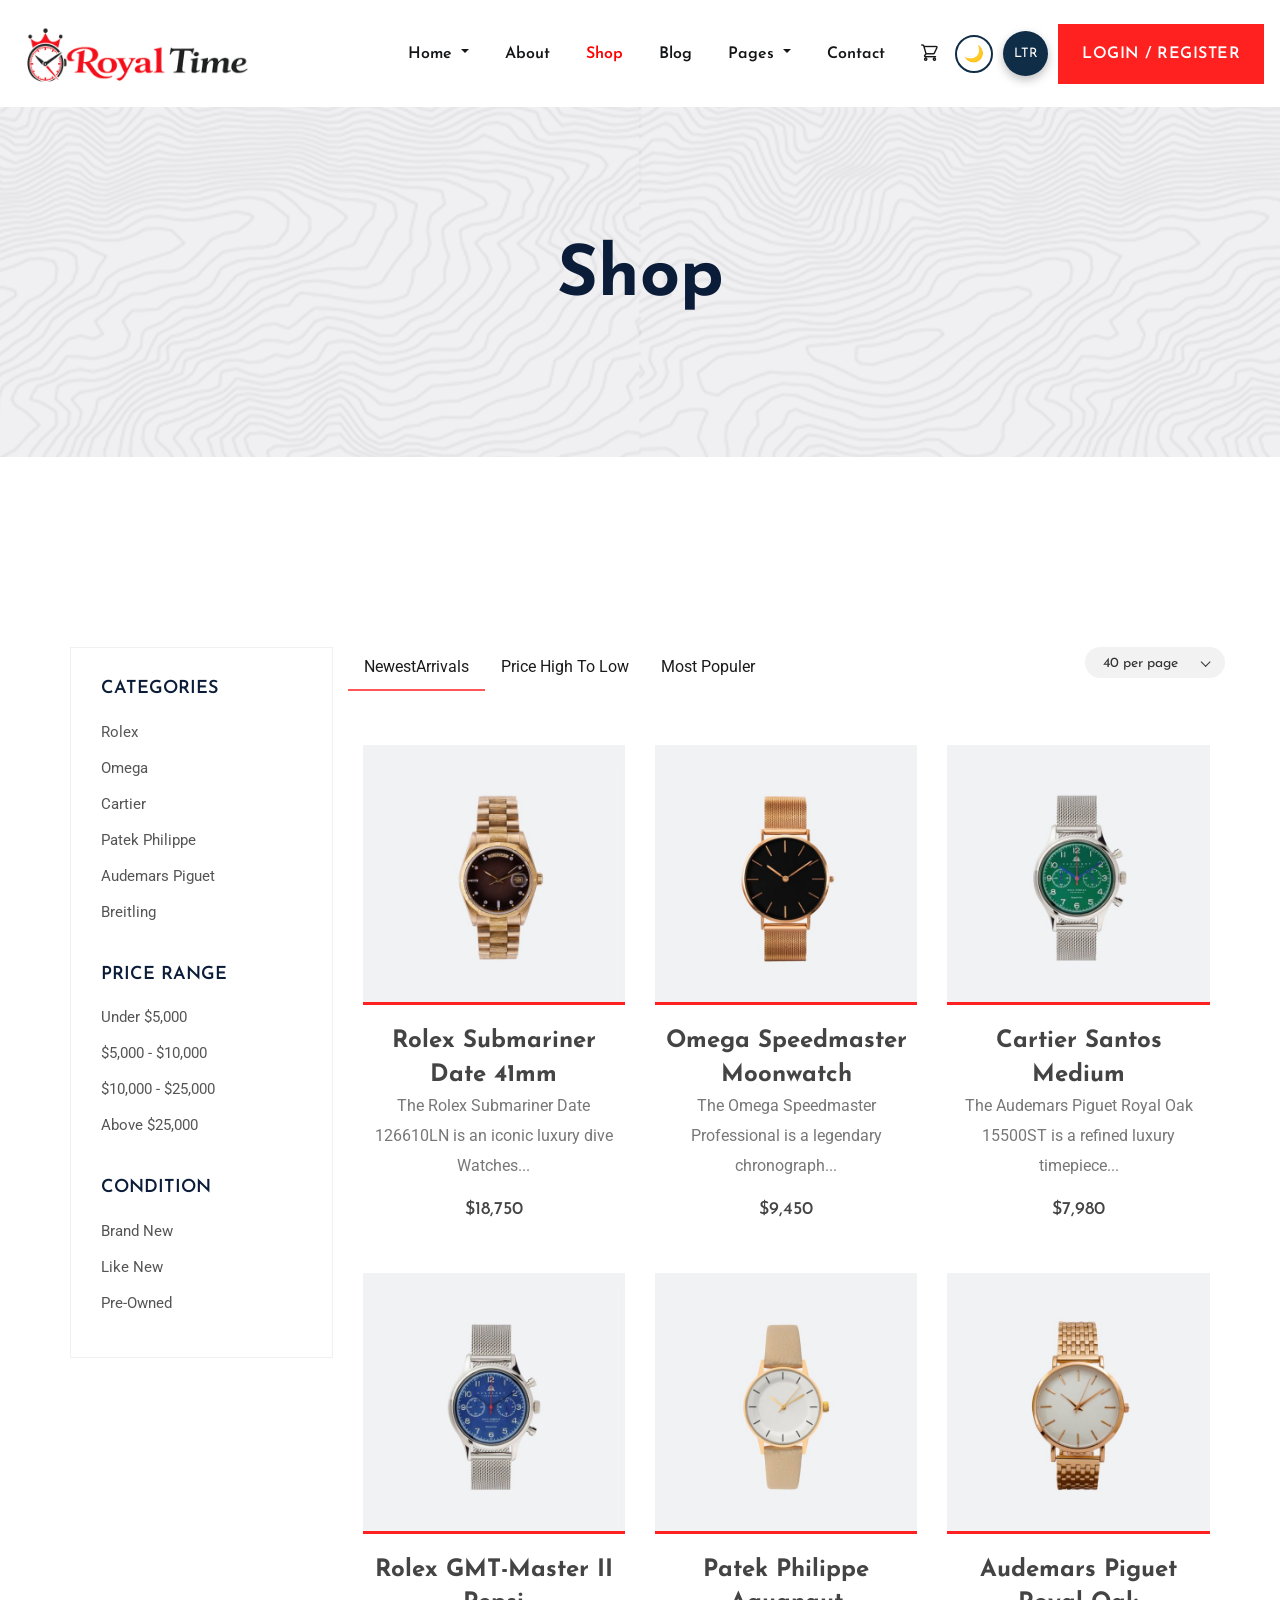
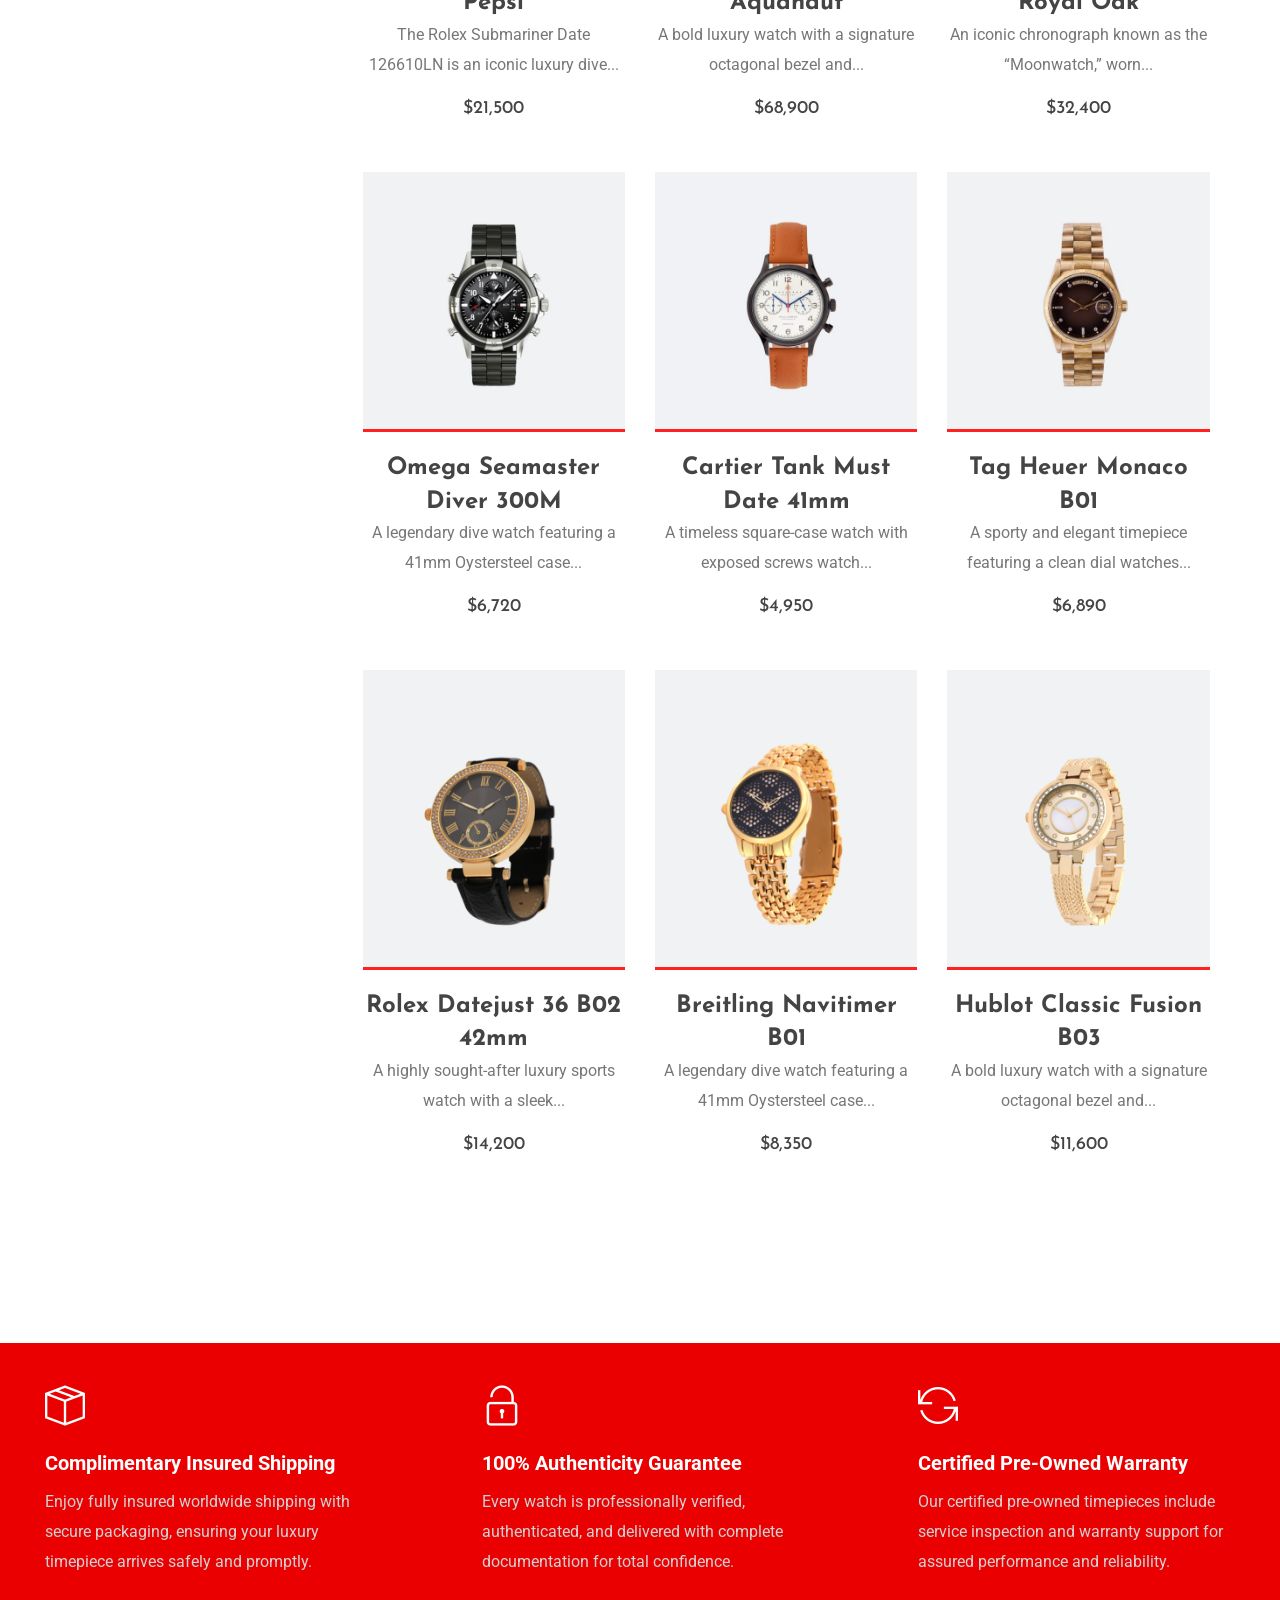
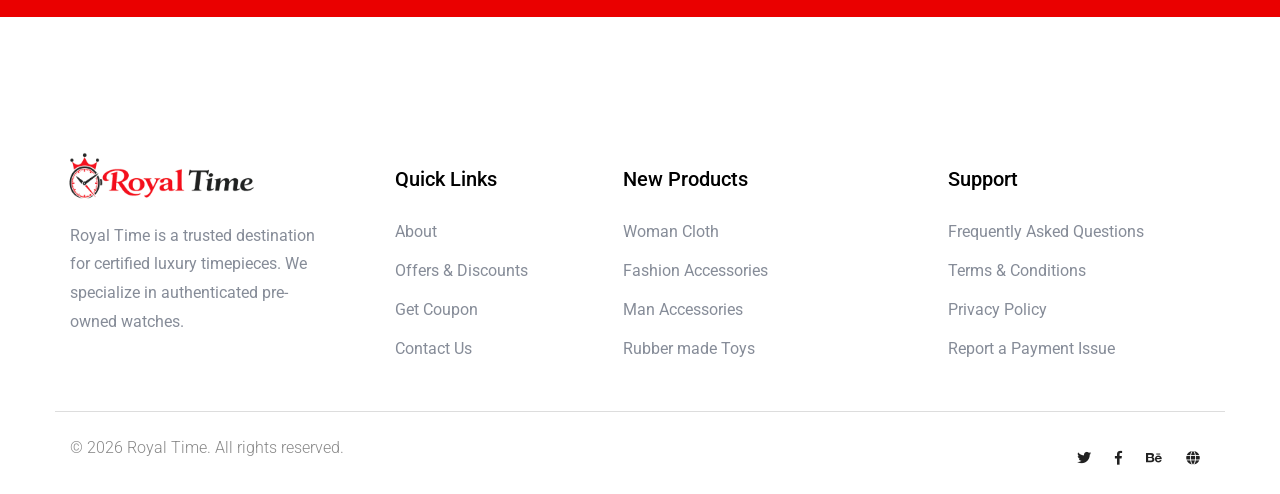
<file: shop.html>
<!doctype html>
<html class="no-js" lang="zxx">
<head>
    <meta charset="utf-8">
    <meta http-equiv="x-ua-compatible" content="ie=edge">
    <title>Royal Time</title>
    <meta name="description" content="">
    <meta name="viewport" content="width=device-width, initial-scale=1">
    <link rel="manifest" href="site.webmanifest">
    <link rel="shortcut icon" type="image/x-icon" href="assets/img/favicon.ico">

    <!-- CSS here -->
        <link rel="stylesheet" href="assets/css/bootstrap.min.css">
        <link rel="stylesheet" href="assets/css/owl.carousel.min.css">
        <link rel="stylesheet" href="assets/css/flaticon.css">
        <link rel="stylesheet" href="assets/css/slicknav.css">
        <link rel="stylesheet" href="assets/css/animate.min.css">
        <link rel="stylesheet" href="assets/css/magnific-popup.css">
        <link rel="stylesheet" href="assets/css/fontawesome-all.min.css">
        <link rel="stylesheet" href="assets/css/themify-icons.css">
        <link rel="stylesheet" href="assets/css/slick.css">
        <link rel="stylesheet" href="assets/css/nice-select.css">
        <link rel="stylesheet" href="assets/css/style.css">
</head>

<body>
    <!--? Preloader Start -->
    <div id="preloader-active">
        <div class="preloader d-flex align-items-center justify-content-center">
            <div class="preloader-inner position-relative">
                <div class="preloader-circle"></div>
                <div class="preloader-img pere-text">
                    <a href="index.html"><img src="assets/img/logo/royaltime-logo.png" alt=""></a>
                </div>
            </div>
        </div>
    </div>
    <!-- Preloader Start -->
    <header>
                <!-- Header Start -->
                <div class="container-fluid px-0">
  
    <nav class="navbar navbar-expand-xl navbar-light py-3">

      <!-- Logo -->
      <a class="navbar-brand" href="index.html">
        <img src="assets/img/logo/royaltime-logo.png" alt="" height="65">
      </a>

      <!-- Toggle Button -->
      <button class="navbar-toggler ms-auto" type="button"
        data-bs-toggle="collapse" data-bs-target="#navbarCollapse">
        <span class="navbar-toggler-icon"></span>
      </button>

      <!-- Navbar Content -->
      <div class="collapse navbar-collapse" id="navbarCollapse">

        <!-- Menu Items -->
        <ul class="navbar-nav ms-auto align-items-xl-center">

          <!-- Home Dropdown -->
          <li class="nav-item dropdown">
            <a class="nav-link dropdown-toggle" href="#" data-toggle="dropdown">
              Home
            </a>
            <ul class="dropdown-menu">
              <li><a href="index.html" class="dropdown-item">Home1</a></li>
              <li><a href="home2.html" class="dropdown-item">Home2</a></li>
            </ul>
          </li>

          <li class="nav-item">
            <a href="about.html" class="nav-link">About</a>
          </li>

         <li class="nav-item">
            <a href="shop.html" class="nav-link active">Shop</a>
          </li>

            <li class="nav-item">
            <a href="blog.html" class="nav-link">Blog</a>
          </li>
          <li class="nav-item dropdown">
            <a class="nav-link dropdown-toggle" href="#" data-toggle="dropdown">
              Pages
            </a>
            <ul class="dropdown-menu">
              <li><a href="cart.html" class="dropdown-item">Cart</a></li>
              <li><a href="confirmation.html" class="dropdown-item">Confirmation</a></li>
              <li><a href="checkout.html" class="dropdown-item">Product Checkout</a></li>
            </ul>
          </li>
          <li class="nav-item">
            <a href="contact.html" class="nav-link">Contact</a>
          </li>

         <div class="head-btns">
          <!-- Cart Icon -->
          <li class="nav-item ms-xl-3">
            <a href="cart.html" class="nav-link">
              <span class="flaticon-shopping-cart"></span>
            </a>
          </li>

          <!-- Dark Toggle -->
          <li class="nav-item">
            <button id="theme-toggle" class="theme-btn ms-2">🌙</button>
          </li>

          <!-- RTL Toggle -->
          <li class="nav-item">
           <button id="rtl-toggle" class="rtl-btn" aria-label="Toggle RTL">
  <span id="rtl-icon">LTR</span>
</button>
          </li>
      </div>

          <!-- Login Button -->
          <li class="nav-item ms-xl-3">
            <a href="login.html" class="btn btn-primary px-4 ms-2 loginbtn">
              Login / Register
            </a>
          </li>

        </ul>
      </div>

    </nav>
  </div>

                <!-- Header End -->
            </header>
    <main>
        <!-- Hero Area Start-->
        <div class="slider-area ">
            <div class="single-slider slider-height2 d-flex align-items-center">
                <div class="container">
                    <div class="row">
                        <div class="col-xl-12">
                            <div class="hero-cap text-center">
                                <h2>Shop</h2>
                            </div>
                        </div>
                    </div>
                </div>
            </div>
        </div>
        <!-- Hero Area End-->
        <!-- Latest Products Start -->
       <section class="popular-items latest-padding">
    <div class="container">
        <div class="row">
            
            <!-- Sidebar Start -->
            <div class="col-xl-3 col-lg-4 col-md-12">
                <div class="shop-sidebar mb-50">
                    
                    <!-- Category -->
                    <div class="single-sidebar mb-40">
                        <h4 class="sidebar-title">Categories</h4>
                        <ul class="sidebar-list">
                            <li><a href="#">Rolex</a></li>
                            <li><a href="#">Omega</a></li>
                            <li><a href="#">Cartier</a></li>
                            <li><a href="#">Patek Philippe</a></li>
                            <li><a href="#">Audemars Piguet</a></li>
                            <li><a href="#">Breitling</a></li>
                        </ul>
                    </div>

                    <!-- Price Filter -->
                    <div class="single-sidebar mb-40">
                        <h4 class="sidebar-title">Price Range</h4>
                        <ul class="sidebar-list">
                            <li><a href="#">Under $5,000</a></li>
                            <li><a href="#">$5,000 - $10,000</a></li>
                            <li><a href="#">$10,000 - $25,000</a></li>
                            <li><a href="#">Above $25,000</a></li>
                        </ul>
                    </div>

                    <!-- Condition -->
                    <div class="single-sidebar">
                        <h4 class="sidebar-title">Condition</h4>
                        <ul class="sidebar-list">
                            <li><a href="#">Brand New</a></li>
                            <li><a href="#">Like New</a></li>
                            <li><a href="#">Pre-Owned</a></li>
                        </ul>
                    </div>

                </div>
            </div>
            <!-- Sidebar End -->

            <!-- Products Start -->
            <div class="col-xl-9 col-lg-8 col-md-12">
                <div class="row product-btn justify-content-between mb-40">
                    <div class="properties__button">
                        <!--Nav Button  -->
                        <nav>                                                      
                            <div class="nav nav-tabs" id="nav-tab" role="tablist">
                                <a class="nav-item nav-link active" id="nav-home-tab" data-toggle="tab" href="#nav-home" role="tab" aria-controls="nav-home" aria-selected="true">NewestArrivals</a>
                                <a class="nav-item nav-link" id="nav-profile-tab" data-toggle="tab" href="#nav-profile" role="tab" aria-controls="nav-profile" aria-selected="false"> Price high to low</a>
                                <a class="nav-item nav-link" id="nav-contact-tab" data-toggle="tab" href="#nav-contact" role="tab" aria-controls="nav-contact" aria-selected="false"> Most populer </a>
                            </div>
                        </nav>
                        <!--End Nav Button  -->
                    </div>
                    <!-- Grid and List view -->
                    <div class="grid-list-view">
                    </div>
                    <!-- Select items -->
                    <div class="select-this">
                        <form action="#">
                            <div class="select-itms">
                                <select name="select" id="select1">
                                    <option value="">40 per page</option>
                                    <option value="">50 per page</option>
                                    <option value="">60 per page</option>
                                    <option value="">70 per page</option>
                                </select>
                            </div>
                        </form>
                    </div>
                </div>
                <!-- Nav Card -->
                <div class="tab-content" id="nav-tabContent">

    <!-- Featured Collection -->
    <div class="tab-pane fade show active" id="nav-home" role="tabpanel">
    <div class="row">

        <!-- 1 -->
        <div class="col-xl-4 col-lg-4 col-md-6 col-sm-6">
            <div class="single-popular-items mb-50 text-center">
                <div class="popular-img">
                    <img src="assets/img/gallery/product-img1.jpg" alt="">
                    <div class="img-cap">
                        <span>View Details</span>
                    </div>
                </div>
                <div class="popular-caption">
                    <h3><a href="product_details.html">Rolex Submariner Date 41mm</a><p>The Rolex Submariner Date 126610LN is an iconic luxury dive Watches...</p></h3>
                    <span>$18,750</span>
                </div>
            </div>
        </div>

        <!-- 2 -->
        <div class="col-xl-4 col-lg-4 col-md-6 col-sm-6">
            <div class="single-popular-items mb-50 text-center">
                <div class="popular-img">
                    <img src="assets/img/gallery/product-img2.jpg" alt="">
                    <div class="img-cap">
                        <span>View Details</span>
                    </div>
                </div>
                <div class="popular-caption">
                    <h3><a href="product_details.html">Omega Speedmaster Moonwatch</a><p>The Omega Speedmaster Professional is a legendary chronograph...</p></h3>
                    <span>$9,450</span>
                </div>
            </div>
        </div>

        <!-- 3 -->
        <div class="col-xl-4 col-lg-4 col-md-6 col-sm-6">
            <div class="single-popular-items mb-50 text-center">
                <div class="popular-img">
                    <img src="assets/img/gallery/product-img3.jpg" alt="">
                    <div class="img-cap">
                        <span>View Details</span>
                    </div>
                </div>
                <div class="popular-caption">
                    <h3><a href="product_details.html">Cartier Santos Medium</a><p>The Audemars Piguet Royal Oak 15500ST is a refined luxury timepiece...</p></h3>
                    <span>$7,980</span>
                </div>
            </div>
        </div>

        <!-- 4 -->
        <div class="col-xl-4 col-lg-4 col-md-6 col-sm-6">
            <div class="single-popular-items mb-50 text-center">
                <div class="popular-img">
                    <img src="assets/img/gallery/product-img4.jpg" alt="">
                    <div class="img-cap">
                        <span>View Details</span>
                    </div>
                </div>
                <div class="popular-caption">
                    <h3><a href="product_details.html">Rolex GMT-Master II Pepsi</a><p>The Rolex Submariner Date 126610LN is an iconic luxury dive...</p></h3>
                    <span>$21,500</span>
                </div>
            </div>
        </div>

        <!-- 5 -->
        <div class="col-xl-4 col-lg-4 col-md-6 col-sm-6">
            <div class="single-popular-items mb-50 text-center">
                <div class="popular-img">
                    <img src="assets/img/gallery/product-img5.jpg" alt="">
                    <div class="img-cap">
                        <span>View Details</span>
                    </div>
                </div>
                <div class="popular-caption">
                    <h3><a href="product_details.html">Patek Philippe Aquanaut</a><p>A bold luxury watch with a signature octagonal bezel and...</p></h3>
                    <span>$68,900</span>
                </div>
            </div>
        </div>

        <!-- 6 -->
        <div class="col-xl-4 col-lg-4 col-md-6 col-sm-6">
            <div class="single-popular-items mb-50 text-center">
                <div class="popular-img">
                    <img src="assets/img/gallery/product-img6.jpg" alt="">
                    <div class="img-cap">
                        <span>View Details</span>
                    </div>
                </div>
                <div class="popular-caption">
                    <h3><a href="product_details.html">Audemars Piguet Royal Oak</a><p>An iconic chronograph known as the “Moonwatch,” worn...</p></h3>
                    <span>$32,400</span>
                </div>
            </div>
        </div>

        <!-- 7 -->
        <div class="col-xl-4 col-lg-4 col-md-6 col-sm-6">
            <div class="single-popular-items mb-50 text-center">
                <div class="popular-img">
                    <img src="assets/img/gallery/product-img7.jpg" alt="">
                    <div class="img-cap">
                        <span>View Details</span>
                    </div>
                </div>
                <div class="popular-caption">
                    <h3><a href="product_details.html">Omega Seamaster Diver 300M</a><p>A legendary dive watch featuring a 41mm Oystersteel case...</p></h3>
                    <span>$6,720</span>
                </div>
            </div>
        </div>

        <!-- 8 -->
        <div class="col-xl-4 col-lg-4 col-md-6 col-sm-6">
            <div class="single-popular-items mb-50 text-center">
                <div class="popular-img">
                    <img src="assets/img/gallery/product-img8.jpg" alt="">
                    <div class="img-cap">
                        <span>View Details</span>
                    </div>
                </div>
                <div class="popular-caption">
                    <h3><a href="product_details.html">Cartier Tank Must Date 41mm</a><p>A timeless square-case watch with exposed screws watch...</p></h3>
                    <span>$4,950</span>
                </div>
            </div>
        </div>

        <!-- 9 -->
        <div class="col-xl-4 col-lg-4 col-md-6 col-sm-6">
            <div class="single-popular-items mb-50 text-center">
                <div class="popular-img">
                    <img src="assets/img/gallery/product-img1.jpg" alt="">
                    <div class="img-cap">
                        <span>View Details</span>
                    </div>
                </div>
                <div class="popular-caption">
                    <h3><a href="product_details.html">Tag Heuer Monaco B01</a><p>A sporty and elegant timepiece featuring a clean dial watches...</p></h3>
                    <span>$6,890</span>
                </div>
            </div>
        </div>

        <!-- 10 -->
        <div class="col-xl-4 col-lg-4 col-md-6 col-sm-6">
            <div class="single-popular-items mb-50 text-center">
                <div class="popular-img">
                    <img src="assets/img/gallery/product-img10.png" alt="">
                    <div class="img-cap">
                        <span>View Details</span>
                    </div>
                </div>
                <div class="popular-caption">
                    <h3><a href="product_details.html">Rolex Datejust 36 B02 42mm</a><p>A highly sought-after luxury sports watch with a sleek...</p></h3>
                    <span>$14,200</span>
                </div>
            </div>
        </div>

        <!-- 11 -->
        <div class="col-xl-4 col-lg-4 col-md-6 col-sm-6">
            <div class="single-popular-items mb-50 text-center">
                <div class="popular-img">
                    <img src="assets/img/gallery/product-img11.png" alt="">
                    <div class="img-cap">
                        <span>View Details</span>
                    </div>
                </div>
                <div class="popular-caption">
                    <h3><a href="product_details.html">Breitling Navitimer B01</a><p>A legendary dive watch featuring a 41mm Oystersteel case...</p></h3>
                    <span>$8,350</span>
                </div>
            </div>
        </div>

        <!-- 12 -->
        <div class="col-xl-4 col-lg-4 col-md-6 col-sm-6">
            <div class="single-popular-items mb-50 text-center">
                <div class="popular-img">
                    <img src="assets/img/gallery/product-img12.png" alt="">
                    <div class="img-cap">
                        <span>View Details</span>
                    </div>
                </div>
                <div class="popular-caption">
                    <h3><a href="product_details.html">Hublot Classic Fusion B03</a><p>A bold luxury watch with a signature octagonal bezel and...</p></h3>
                    <span>$11,600</span>
                </div>
            </div>
        </div>

    </div>
</div>

    <!-- New Arrivals -->
    <div class="tab-pane fade" id="nav-profile" role="tabpanel">
        <div class="row">

            <!-- 5 -->
            <div class="col-xl-4 col-lg-4 col-md-6 col-sm-6">
                <div class="single-popular-items mb-50 text-center">
                    <div class="popular-img">
                        <img src="assets/img/gallery/product-img5.jpg" alt="">
                        <div class="img-cap">
                            <span>View Details</span>
                        </div>
                    </div>
                    <div class="popular-caption">
                        <h3><a href="product_details.html">Rolex GMT-Master II Pepsi</a><p>The Rolex Submariner Date 126610LN is an iconic luxury dive Watches...</p></h3>
                        <span>$21,500</span>
                    </div>
                </div>
            </div>

            <!-- 6 -->
            <div class="col-xl-4 col-lg-4 col-md-6 col-sm-6">
                <div class="single-popular-items mb-50 text-center">
                    <div class="popular-img">
                        <img src="assets/img/gallery/product-img6.jpg" alt="">
                        <div class="img-cap">
                            <span>View Details</span>
                        </div>
                    </div>
                    <div class="popular-caption">
                        <h3><a href="product_details.html">Patek Philippe Aquanaut</a><p>The Omega Speedmaster Professional is a legendary chronograph...</p></h3>
                        <span>$68,900</span>
                    </div>
                </div>
            </div>

            <!-- 7 -->
            <div class="col-xl-4 col-lg-4 col-md-6 col-sm-6">
                <div class="single-popular-items mb-50 text-center">
                    <div class="popular-img">
                        <img src="assets/img/gallery/product-img7.jpg" alt="">
                        <div class="img-cap">
                            <span>View Details</span>
                        </div>
                    </div>
                    <div class="popular-caption">
                        <h3><a href="product_details.html">Breitling Navitimer B01</a><p>The Audemars Piguet Royal Oak 15500ST is a refined luxury timepiece...</p></h3>
                        <span>$8,640</span>
                    </div>
                </div>
            </div>

            <!-- 8 -->
            <div class="col-xl-4 col-lg-4 col-md-6 col-sm-6">
                <div class="single-popular-items mb-50 text-center">
                    <div class="popular-img">
                        <img src="assets/img/gallery/product-img8.jpg" alt="">
                        <div class="img-cap">
                            <span>View Details</span>
                        </div>
                    </div>
                    <div class="popular-caption">
                        <h3><a href="product_details.html">IWC Portugieser Automatic</a><p>A bold luxury watch with a signature octagonal bezel and...</p></h3>
                        <span>$12,300</span>
                    </div>
                </div>
            </div>
             <div class="col-xl-4 col-lg-4 col-md-6 col-sm-6">
                <div class="single-popular-items mb-50 text-center">
                    <div class="popular-img">
                        <img src="assets/img/gallery/product-img3.jpg" alt="">
                        <div class="img-cap">
                            <span>View Details</span>
                        </div>
                    </div>
                    <div class="popular-caption">
                        <h3><a href="product_details.html">IWC Portugieser Automatic</a><p>An iconic chronograph known as the “Moonwatch,” worn...</p></h3>
                        <span>$12,300</span>
                    </div>
                </div>
            </div>
             <div class="col-xl-4 col-lg-4 col-md-6 col-sm-6">
                <div class="single-popular-items mb-50 text-center">
                    <div class="popular-img">
                        <img src="assets/img/gallery/product-img4.jpg" alt="">
                        <div class="img-cap">
                            <span>View Details</span>
                        </div>
                    </div>
                    <div class="popular-caption">
                        <h3><a href="product_details.html">IWC Portugieser Automatic</a><p>A legendary dive watch featuring a 41mm Oystersteel case...</p></h3>
                        <span>$12,300</span>
                    </div>
                </div>
            </div>

        </div>
    </div>

    <!-- Best Sellers -->
    <div class="tab-pane fade" id="nav-contact" role="tabpanel">
        <div class="row">

            <!-- 9 -->
            <div class="col-xl-4 col-lg-4 col-md-6 col-sm-6">
                <div class="single-popular-items mb-50 text-center">
                    <div class="popular-img">
                        <img src="assets/img/gallery/product-img1.jpg" alt="">
                        <div class="img-cap">
                            <span>View Details</span>
                        </div>
                    </div>
                    <div class="popular-caption">
                        <h3><a href="product_details.html">Rolex Datejust 36 Medium</a><p>A timeless square-case watch with exposed screws watch...</p></h3>
                        <span>$14,200</span>
                    </div>
                </div>
            </div>

            <!-- 10 -->
            <div class="col-xl-4 col-lg-4 col-md-6 col-sm-6">
                <div class="single-popular-items mb-50 text-center">
                    <div class="popular-img">
                        <img src="assets/img/gallery/product-img3.jpg" alt="">
                        <div class="img-cap">
                            <span>View Details</span>
                        </div>
                    </div>
                    <div class="popular-caption">
                        <h3><a href="product_details.html">Audemars Piguet Royal Oak</a><p>A sporty and elegant timepiece featuring a clean dial watches...</p></h3>
                        <span>$42,300</span>
                    </div>
                </div>
            </div>

            <!-- 11 -->
            <div class="col-xl-4 col-lg-4 col-md-6 col-sm-6">
                <div class="single-popular-items mb-50 text-center">
                    <div class="popular-img">
                        <img src="assets/img/gallery/product-img6.jpg" alt="">
                        <div class="img-cap">
                            <span>View Details</span>
                        </div>
                    </div>
                    <div class="popular-caption">
                        <h3><a href="product_details.html">Panerai Luminor Marina</a><p>A legendary dive watch featuring a 41mm Oystersteel case...</p></h3>
                        <span>$7,950</span>
                    </div>
                </div>
            </div>

            <!-- 12 -->
            <div class="col-xl-4 col-lg-4 col-md-6 col-sm-6">
                <div class="single-popular-items mb-50 text-center">
                    <div class="popular-img">
                        <img src="assets/img/gallery/product-img7.jpg" alt="">
                        <div class="img-cap">
                            <span>View Details</span>
                        </div>
                    </div>
                    <div class="popular-caption">
                        <h3><a href="product_details.html">Hublot Classic Fusion Titanium</a><p>A bold luxury watch with a signature octagonal bezel and...</p></h3>
                        <span>$11,480</span>
                    </div>
                </div>
            </div>
            <div class="col-xl-4 col-lg-4 col-md-6 col-sm-6">
                <div class="single-popular-items mb-50 text-center">
                    <div class="popular-img">
                        <img src="assets/img/gallery/product-img2.jpg" alt="">
                        <div class="img-cap">
                            <span>View Details</span>
                        </div>
                    </div>
                    <div class="popular-caption">
                        <h3><a href="product_details.html">Hublot Classic Fusion Titanium</a><p>A bold luxury watch with a signature octagonal bezel and...</p></h3>
                        <span>$11,480</span>
                    </div>
                </div>
            </div>
            <div class="col-xl-4 col-lg-4 col-md-6 col-sm-6">
                <div class="single-popular-items mb-50 text-center">
                    <div class="popular-img">
                        <img src="assets/img/gallery/product-img4.jpg" alt="">
                        <div class="img-cap">
                            <span>View Details</span>
                        </div>
                    </div>
                    <div class="popular-caption">
                        <h3><a href="product_details.html">Hublot Classic Fusion Titanium</a><p>The Rolex Submariner Date 126610LN is an iconic luxury dive...</p></h3>
                        <span>$11,480</span>
                    </div>
                </div>
            </div>

        </div>
    </div>

</div>
</div> <!-- Products End -->
        </div>
                <!-- End Nav Card -->
            </div>
        </section>

        <!-- Latest Products End -->
        <!--? Shop Method Start-->
        <div class="shop-method-area">
            <div class="container-fluid">
                <div class="method-wrapper">
                    <div class="row d-flex justify-content-between">
    <div class="col-xl-4 col-lg-4 col-md-6">
        <div class="single-method mb-40">
            <i class="ti-package"></i>
            <h6>Complimentary Insured Shipping</h6>
            <p>
                Enjoy fully insured worldwide shipping with secure packaging, 
                ensuring your luxury timepiece arrives safely and promptly.
            </p>
        </div>
    </div>

    <div class="col-xl-4 col-lg-4 col-md-6">
        <div class="single-method mb-40">
            <i class="ti-unlock"></i>
            <h6>100% Authenticity Guarantee</h6>
            <p>
                Every watch is professionally verified, authenticated, and 
                delivered with complete documentation for total confidence.
            </p>
        </div>
    </div> 

    <div class="col-xl-4 col-lg-4 col-md-6">
        <div class="single-method mb-40">
            <i class="ti-reload"></i>
            <h6>Certified Pre-Owned Warranty</h6>
            <p>
                Our certified pre-owned timepieces include service inspection 
                and warranty support for assured performance and reliability.
            </p>
        </div>
    </div>
</div>
                </div>
            </div>
        </div>
        <!-- Shop Method End-->
    </main>
    <footer>
        <!-- Footer Start-->
        <div class="footer-area footer-padding">
            <div class="container">
                <div class="row d-flex justify-content-between">
                    <div class="col-xl-3 col-lg-3 col-md-5 col-sm-6">
                        <div class="single-footer-caption mb-50">
                            <div class="single-footer-caption mb-30">
                                <!-- logo -->
                                <div class="footer-logo">
                                    <a href="index.html"><img src="assets/img/logo/royaltime-logo.png" alt=""></a>
                                </div>
                                <div class="footer-tittle">
                                    <div class="footer-pera">
                                        <p> Royal Time is a trusted destination for certified luxury timepieces. 
            We specialize in authenticated pre-owned watches.</p>
                                </div>
                                </div>
                            </div>
                        </div>
                    </div>
                    <div class="col-xl-2 col-lg-3 col-md-3 col-sm-5">
                        <div class="single-footer-caption mb-50">
                            <div class="footer-tittle">
                                <h4>Quick Links</h4>
                                <ul>
                                    <li><a href="#">About</a></li>
                                    <li><a href="#"> Offers & Discounts</a></li>
                                    <li><a href="#"> Get Coupon</a></li>
                                    <li><a href="#">  Contact Us</a></li>
                                </ul>
                            </div>
                        </div>
                    </div>
                    <div class="col-xl-3 col-lg-3 col-md-4 col-sm-7">
                        <div class="single-footer-caption mb-50">
                            <div class="footer-tittle">
                                <h4>New Products</h4>
                                <ul>
                                    <li><a href="#">Woman Cloth</a></li>
                                    <li><a href="#">Fashion Accessories</a></li>
                                    <li><a href="#"> Man Accessories</a></li>
                                    <li><a href="#"> Rubber made Toys</a></li>
                                </ul>
                            </div>
                        </div>
                    </div>
                    <div class="col-xl-3 col-lg-3 col-md-5 col-sm-7">
                        <div class="single-footer-caption mb-50">
                            <div class="footer-tittle">
                                <h4>Support</h4>
                                <ul>
                                    <li><a href="#">Frequently Asked Questions</a></li>
                                    <li><a href="#">Terms & Conditions</a></li>
                                    <li><a href="#">Privacy Policy</a></li>
                                    <li><a href="#">Report a Payment Issue</a></li>
                                </ul>
                            </div>
                        </div>
                    </div>
                </div>
                <!-- Footer bottom -->
                <div class="row align-items-center">
                    <div class="col-xl-7 col-lg-8 col-md-7">
                        <div class="footer-copy-right">
                           <p>
        © <script>document.write(new Date().getFullYear());</script> 
        Royal Time. All rights reserved.
    </p>               
                        </div>
                    </div>
                    <div class="col-xl-5 col-lg-4 col-md-5">
                        <div class="footer-copy-right f-right">
                            <!-- social -->
                            <div class="footer-social">
                                <a href="#"><i class="fab fa-twitter"></i></a>
                                <a href="https://www.facebook.com/sai4ull"><i class="fab fa-facebook-f"></i></a>
                                <a href="#"><i class="fab fa-behance"></i></a>
                                <a href="#"><i class="fas fa-globe"></i></a>
                            </div>
                        </div>
                    </div>
                </div>
            </div>
        </div>
        <!-- Footer End-->
    </footer>
    <!--? Search model Begin -->
    <div class="search-model-box">
        <div class="h-100 d-flex align-items-center justify-content-center">
            <div class="search-close-btn">+</div>
            <form class="search-model-form">
                <input type="text" id="search-input" placeholder="Searching key.....">
            </form>
        </div>
    </div>
    <!-- Search model end -->

<!-- JS here -->
    <!-- All JS Custom Plugins Link Here here -->
    <script src="./assets/js/vendor/modernizr-3.5.0.min.js"></script>
    <!-- Jquery, Popper, Bootstrap -->
    <script src="./assets/js/vendor/jquery-1.12.4.min.js"></script>
    <script src="./assets/js/popper.min.js"></script>
    <script src="./assets/js/bootstrap.min.js"></script>
    <!-- Jquery Mobile Menu -->
    <script src="./assets/js/jquery.slicknav.min.js"></script>

    <!-- Jquery Slick , Owl-Carousel Plugins -->
    <script src="./assets/js/owl.carousel.min.js"></script>
    <script src="./assets/js/slick.min.js"></script>

    <!-- One Page, Animated-HeadLin -->
    <script src="./assets/js/wow.min.js"></script>
    <script src="./assets/js/animated.headline.js"></script>
    <script src="./assets/js/jquery.magnific-popup.js"></script>

    <!-- Scroll up, nice-select, sticky -->
    <script src="./assets/js/jquery.scrollUp.min.js"></script>
    <script src="./assets/js/jquery.nice-select.min.js"></script>
    <script src="./assets/js/jquery.sticky.js"></script>
    
    <!-- contact js -->
    <script src="./assets/js/contact.js"></script>
    <script src="./assets/js/jquery.form.js"></script>
    <script src="./assets/js/jquery.validate.min.js"></script>
    <script src="./assets/js/mail-script.js"></script>
    <script src="./assets/js/jquery.ajaxchimp.min.js"></script>
    
    <!-- Jquery Plugins, main Jquery -->	
    <script src="./assets/js/plugins.js"></script>
    <script src="./assets/js/main.js"></script>
    <script src="https://cdn.jsdelivr.net/npm/bootstrap@5.3.2/dist/js/bootstrap.bundle.min.js"></script>
    
</body>
</html>
</file>
<file: assets/css/flaticon.css>
/*
  	Flaticon icon font: Flaticon
  	Creation date: 19/04/2020 06:48
  	*/

@font-face {
  font-family: "Flaticon";
  src: url("../fonts/Flaticon.eot");
  src: url("../fonts/Flaticon.eot?#iefix") format("embedded-opentype"),
       url("../fonts/Flaticon.woff2") format("woff2"),
       url("../fonts/Flaticon.woff") format("woff"),
       url("../fonts/Flaticon.ttf") format("truetype"),
       url("../fonts/Flaticon.svg#Flaticon") format("svg");
  font-weight: normal;
  font-style: normal;
}

@media screen and (-webkit-min-device-pixel-ratio:0) {
  @font-face {
    font-family: "Flaticon";
    src: url("../fonts/Flaticon.svg#Flaticon") format("svg");
  }
}

[class^="flaticon-"]:before, [class*=" flaticon-"]:before,
[class^="flaticon-"]:after, [class*=" flaticon-"]:after {   
  font-family: Flaticon;
font-style: normal;
}

.flaticon-search:before { content: "\f100"; }
.flaticon-shopping-cart:before { content: "\f101"; }
.flaticon-user:before { content: "\f102"; }
.flaticon-heart:before { content: "\f103"; }
.flaticon-arrow:before { content: "\f104"; }
</file>
<file: assets/css/themify-icons.css>
@font-face {
	font-family: 'themify';
	src:url('../fonts/themify.eot?-fvbane');


	src:url('../fonts/themify.eot?#iefix-fvbane') format('embedded-opentype'),
		url('../fonts/themify.woff?-fvbane') format('woff'),
		url('../fonts/themify.ttf?-fvbane') format('truetype'),
		url('../fonts/themify.svg?-fvbane#themify') format('svg');
	font-weight: normal;
	font-style: normal;
}

[class^="ti-"], [class*=" ti-"] {
	font-family: 'themify';
	speak: none;
	font-style: normal;
	font-weight: normal;
	font-variant: normal;
	text-transform: none;
	line-height: 1;

	/* Better Font Rendering =========== */
	-webkit-font-smoothing: antialiased;
	-moz-osx-font-smoothing: grayscale;
}

.ti-wand:before {
	content: "\e600";
}
.ti-volume:before {
	content: "\e601";
}
.ti-user:before {
	content: "\e602";
}
.ti-unlock:before {
	content: "\e603";
}
.ti-unlink:before {
	content: "\e604";
}
.ti-trash:before {
	content: "\e605";
}
.ti-thought:before {
	content: "\e606";
}
.ti-target:before {
	content: "\e607";
}
.ti-tag:before {
	content: "\e608";
}
.ti-tablet:before {
	content: "\e609";
}
.ti-star:before {
	content: "\e60a";
}
.ti-spray:before {
	content: "\e60b";
}
.ti-signal:before {
	content: "\e60c";
}
.ti-shopping-cart:before {
	content: "\e60d";
}
.ti-shopping-cart-full:before {
	content: "\e60e";
}
.ti-settings:before {
	content: "\e60f";
}
.ti-search:before {
	content: "\e610";
}
.ti-zoom-in:before {
	content: "\e611";
}
.ti-zoom-out:before {
	content: "\e612";
}
.ti-cut:before {
	content: "\e613";
}
.ti-ruler:before {
	content: "\e614";
}
.ti-ruler-pencil:before {
	content: "\e615";
}
.ti-ruler-alt:before {
	content: "\e616";
}
.ti-bookmark:before {
	content: "\e617";
}
.ti-bookmark-alt:before {
	content: "\e618";
}
.ti-reload:before {
	content: "\e619";
}
.ti-plus:before {
	content: "\e61a";
}
.ti-pin:before {
	content: "\e61b";
}
.ti-pencil:before {
	content: "\e61c";
}
.ti-pencil-alt:before {
	content: "\e61d";
}
.ti-paint-roller:before {
	content: "\e61e";
}
.ti-paint-bucket:before {
	content: "\e61f";
}
.ti-na:before {
	content: "\e620";
}
.ti-mobile:before {
	content: "\e621";
}
.ti-minus:before {
	content: "\e622";
}
.ti-medall:before {
	content: "\e623";
}
.ti-medall-alt:before {
	content: "\e624";
}
.ti-marker:before {
	content: "\e625";
}
.ti-marker-alt:before {
	content: "\e626";
}
.ti-arrow-up:before {
	content: "\e627";
}
.ti-arrow-right:before {
	content: "\e628";
}
.ti-arrow-left:before {
	content: "\e629";
}
.ti-arrow-down:before {
	content: "\e62a";
}
.ti-lock:before {
	content: "\e62b";
}
.ti-location-arrow:before {
	content: "\e62c";
}
.ti-link:before {
	content: "\e62d";
}
.ti-layout:before {
	content: "\e62e";
}
.ti-layers:before {
	content: "\e62f";
}
.ti-layers-alt:before {
	content: "\e630";
}
.ti-key:before {
	content: "\e631";
}
.ti-import:before {
	content: "\e632";
}
.ti-image:before {
	content: "\e633";
}
.ti-heart:before {
	content: "\e634";
}
.ti-heart-broken:before {
	content: "\e635";
}
.ti-hand-stop:before {
	content: "\e636";
}
.ti-hand-open:before {
	content: "\e637";
}
.ti-hand-drag:before {
	content: "\e638";
}
.ti-folder:before {
	content: "\e639";
}
.ti-flag:before {
	content: "\e63a";
}
.ti-flag-alt:before {
	content: "\e63b";
}
.ti-flag-alt-2:before {
	content: "\e63c";
}
.ti-eye:before {
	content: "\e63d";
}
.ti-export:before {
	content: "\e63e";
}
.ti-exchange-vertical:before {
	content: "\e63f";
}
.ti-desktop:before {
	content: "\e640";
}
.ti-cup:before {
	content: "\e641";
}
.ti-crown:before {
	content: "\e642";
}
.ti-comments:before {
	content: "\e643";
}
.ti-comment:before {
	content: "\e644";
}
.ti-comment-alt:before {
	content: "\e645";
}
.ti-close:before {
	content: "\e646";
}
.ti-clip:before {
	content: "\e647";
}
.ti-angle-up:before {
	content: "\e648";
}
.ti-angle-right:before {
	content: "\e649";
}
.ti-angle-left:before {
	content: "\e64a";
}
.ti-angle-down:before {
	content: "\e64b";
}
.ti-check:before {
	content: "\e64c";
}
.ti-check-box:before {
	content: "\e64d";
}
.ti-camera:before {
	content: "\e64e";
}
.ti-announcement:before {
	content: "\e64f";
}
.ti-brush:before {
	content: "\e650";
}
.ti-briefcase:before {
	content: "\e651";
}
.ti-bolt:before {
	content: "\e652";
}
.ti-bolt-alt:before {
	content: "\e653";
}
.ti-blackboard:before {
	content: "\e654";
}
.ti-bag:before {
	content: "\e655";
}
.ti-move:before {
	content: "\e656";
}
.ti-arrows-vertical:before {
	content: "\e657";
}
.ti-arrows-horizontal:before {
	content: "\e658";
}
.ti-fullscreen:before {
	content: "\e659";
}
.ti-arrow-top-right:before {
	content: "\e65a";
}
.ti-arrow-top-left:before {
	content: "\e65b";
}
.ti-arrow-circle-up:before {
	content: "\e65c";
}
.ti-arrow-circle-right:before {
	content: "\e65d";
}
.ti-arrow-circle-left:before {
	content: "\e65e";
}
.ti-arrow-circle-down:before {
	content: "\e65f";
}
.ti-angle-double-up:before {
	content: "\e660";
}
.ti-angle-double-right:before {
	content: "\e661";
}
.ti-angle-double-left:before {
	content: "\e662";
}
.ti-angle-double-down:before {
	content: "\e663";
}
.ti-zip:before {
	content: "\e664";
}
.ti-world:before {
	content: "\e665";
}
.ti-wheelchair:before {
	content: "\e666";
}
.ti-view-list:before {
	content: "\e667";
}
.ti-view-list-alt:before {
	content: "\e668";
}
.ti-view-grid:before {
	content: "\e669";
}
.ti-uppercase:before {
	content: "\e66a";
}
.ti-upload:before {
	content: "\e66b";
}
.ti-underline:before {
	content: "\e66c";
}
.ti-truck:before {
	content: "\e66d";
}
.ti-timer:before {
	content: "\e66e";
}
.ti-ticket:before {
	content: "\e66f";
}
.ti-thumb-up:before {
	content: "\e670";
}
.ti-thumb-down:before {
	content: "\e671";
}
.ti-text:before {
	content: "\e672";
}
.ti-stats-up:before {
	content: "\e673";
}
.ti-stats-down:before {
	content: "\e674";
}
.ti-split-v:before {
	content: "\e675";
}
.ti-split-h:before {
	content: "\e676";
}
.ti-smallcap:before {
	content: "\e677";
}
.ti-shine:before {
	content: "\e678";
}
.ti-shift-right:before {
	content: "\e679";
}
.ti-shift-left:before {
	content: "\e67a";
}
.ti-shield:before {
	content: "\e67b";
}
.ti-notepad:before {
	content: "\e67c";
}
.ti-server:before {
	content: "\e67d";
}
.ti-quote-right:before {
	content: "\e67e";
}
.ti-quote-left:before {
	content: "\e67f";
}
.ti-pulse:before {
	content: "\e680";
}
.ti-printer:before {
	content: "\e681";
}
.ti-power-off:before {
	content: "\e682";
}
.ti-plug:before {
	content: "\e683";
}
.ti-pie-chart:before {
	content: "\e684";
}
.ti-paragraph:before {
	content: "\e685";
}
.ti-panel:before {
	content: "\e686";
}
.ti-package:before {
	content: "\e687";
}
.ti-music:before {
	content: "\e688";
}
.ti-music-alt:before {
	content: "\e689";
}
.ti-mouse:before {
	content: "\e68a";
}
.ti-mouse-alt:before {
	content: "\e68b";
}
.ti-money:before {
	content: "\e68c";
}
.ti-microphone:before {
	content: "\e68d";
}
.ti-menu:before {
	content: "\e68e";
}
.ti-menu-alt:before {
	content: "\e68f";
}
.ti-map:before {
	content: "\e690";
}
.ti-map-alt:before {
	content: "\e691";
}
.ti-loop:before {
	content: "\e692";
}
.ti-location-pin:before {
	content: "\e693";
}
.ti-list:before {
	content: "\e694";
}
.ti-light-bulb:before {
	content: "\e695";
}
.ti-Italic:before {
	content: "\e696";
}
.ti-info:before {
	content: "\e697";
}
.ti-infinite:before {
	content: "\e698";
}
.ti-id-badge:before {
	content: "\e699";
}
.ti-hummer:before {
	content: "\e69a";
}
.ti-home:before {
	content: "\e69b";
}
.ti-help:before {
	content: "\e69c";
}
.ti-headphone:before {
	content: "\e69d";
}
.ti-harddrives:before {
	content: "\e69e";
}
.ti-harddrive:before {
	content: "\e69f";
}
.ti-gift:before {
	content: "\e6a0";
}
.ti-game:before {
	content: "\e6a1";
}
.ti-filter:before {
	content: "\e6a2";
}
.ti-files:before {
	content: "\e6a3";
}
.ti-file:before {
	content: "\e6a4";
}
.ti-eraser:before {
	content: "\e6a5";
}
.ti-envelope:before {
	content: "\e6a6";
}
.ti-download:before {
	content: "\e6a7";
}
.ti-direction:before {
	content: "\e6a8";
}
.ti-direction-alt:before {
	content: "\e6a9";
}
.ti-dashboard:before {
	content: "\e6aa";
}
.ti-control-stop:before {
	content: "\e6ab";
}
.ti-control-shuffle:before {
	content: "\e6ac";
}
.ti-control-play:before {
	content: "\e6ad";
}
.ti-control-pause:before {
	content: "\e6ae";
}
.ti-control-forward:before {
	content: "\e6af";
}
.ti-control-backward:before {
	content: "\e6b0";
}
.ti-cloud:before {
	content: "\e6b1";
}
.ti-cloud-up:before {
	content: "\e6b2";
}
.ti-cloud-down:before {
	content: "\e6b3";
}
.ti-clipboard:before {
	content: "\e6b4";
}
.ti-car:before {
	content: "\e6b5";
}
.ti-calendar:before {
	content: "\e6b6";
}
.ti-book:before {
	content: "\e6b7";
}
.ti-bell:before {
	content: "\e6b8";
}
.ti-basketball:before {
	content: "\e6b9";
}
.ti-bar-chart:before {
	content: "\e6ba";
}
.ti-bar-chart-alt:before {
	content: "\e6bb";
}
.ti-back-right:before {
	content: "\e6bc";
}
.ti-back-left:before {
	content: "\e6bd";
}
.ti-arrows-corner:before {
	content: "\e6be";
}
.ti-archive:before {
	content: "\e6bf";
}
.ti-anchor:before {
	content: "\e6c0";
}
.ti-align-right:before {
	content: "\e6c1";
}
.ti-align-left:before {
	content: "\e6c2";
}
.ti-align-justify:before {
	content: "\e6c3";
}
.ti-align-center:before {
	content: "\e6c4";
}
.ti-alert:before {
	content: "\e6c5";
}
.ti-alarm-clock:before {
	content: "\e6c6";
}
.ti-agenda:before {
	content: "\e6c7";
}
.ti-write:before {
	content: "\e6c8";
}
.ti-window:before {
	content: "\e6c9";
}
.ti-widgetized:before {
	content: "\e6ca";
}
.ti-widget:before {
	content: "\e6cb";
}
.ti-widget-alt:before {
	content: "\e6cc";
}
.ti-wallet:before {
	content: "\e6cd";
}
.ti-video-clapper:before {
	content: "\e6ce";
}
.ti-video-camera:before {
	content: "\e6cf";
}
.ti-vector:before {
	content: "\e6d0";
}
.ti-themify-logo:before {
	content: "\e6d1";
}
.ti-themify-favicon:before {
	content: "\e6d2";
}
.ti-themify-favicon-alt:before {
	content: "\e6d3";
}
.ti-support:before {
	content: "\e6d4";
}
.ti-stamp:before {
	content: "\e6d5";
}
.ti-split-v-alt:before {
	content: "\e6d6";
}
.ti-slice:before {
	content: "\e6d7";
}
.ti-shortcode:before {
	content: "\e6d8";
}
.ti-shift-right-alt:before {
	content: "\e6d9";
}
.ti-shift-left-alt:before {
	content: "\e6da";
}
.ti-ruler-alt-2:before {
	content: "\e6db";
}
.ti-receipt:before {
	content: "\e6dc";
}
.ti-pin2:before {
	content: "\e6dd";
}
.ti-pin-alt:before {
	content: "\e6de";
}
.ti-pencil-alt2:before {
	content: "\e6df";
}
.ti-palette:before {
	content: "\e6e0";
}
.ti-more:before {
	content: "\e6e1";
}
.ti-more-alt:before {
	content: "\e6e2";
}
.ti-microphone-alt:before {
	content: "\e6e3";
}
.ti-magnet:before {
	content: "\e6e4";
}
.ti-line-double:before {
	content: "\e6e5";
}
.ti-line-dotted:before {
	content: "\e6e6";
}
.ti-line-dashed:before {
	content: "\e6e7";
}
.ti-layout-width-full:before {
	content: "\e6e8";
}
.ti-layout-width-default:before {
	content: "\e6e9";
}
.ti-layout-width-default-alt:before {
	content: "\e6ea";
}
.ti-layout-tab:before {
	content: "\e6eb";
}
.ti-layout-tab-window:before {
	content: "\e6ec";
}
.ti-layout-tab-v:before {
	content: "\e6ed";
}
.ti-layout-tab-min:before {
	content: "\e6ee";
}
.ti-layout-slider:before {
	content: "\e6ef";
}
.ti-layout-slider-alt:before {
	content: "\e6f0";
}
.ti-layout-sidebar-right:before {
	content: "\e6f1";
}
.ti-layout-sidebar-none:before {
	content: "\e6f2";
}
.ti-layout-sidebar-left:before {
	content: "\e6f3";
}
.ti-layout-placeholder:before {
	content: "\e6f4";
}
.ti-layout-menu:before {
	content: "\e6f5";
}
.ti-layout-menu-v:before {
	content: "\e6f6";
}
.ti-layout-menu-separated:before {
	content: "\e6f7";
}
.ti-layout-menu-full:before {
	content: "\e6f8";
}
.ti-layout-media-right-alt:before {
	content: "\e6f9";
}
.ti-layout-media-right:before {
	content: "\e6fa";
}
.ti-layout-media-overlay:before {
	content: "\e6fb";
}
.ti-layout-media-overlay-alt:before {
	content: "\e6fc";
}
.ti-layout-media-overlay-alt-2:before {
	content: "\e6fd";
}
.ti-layout-media-left-alt:before {
	content: "\e6fe";
}
.ti-layout-media-left:before {
	content: "\e6ff";
}
.ti-layout-media-center-alt:before {
	content: "\e700";
}
.ti-layout-media-center:before {
	content: "\e701";
}
.ti-layout-list-thumb:before {
	content: "\e702";
}
.ti-layout-list-thumb-alt:before {
	content: "\e703";
}
.ti-layout-list-post:before {
	content: "\e704";
}
.ti-layout-list-large-image:before {
	content: "\e705";
}
.ti-layout-line-solid:before {
	content: "\e706";
}
.ti-layout-grid4:before {
	content: "\e707";
}
.ti-layout-grid3:before {
	content: "\e708";
}
.ti-layout-grid2:before {
	content: "\e709";
}
.ti-layout-grid2-thumb:before {
	content: "\e70a";
}
.ti-layout-cta-right:before {
	content: "\e70b";
}
.ti-layout-cta-left:before {
	content: "\e70c";
}
.ti-layout-cta-center:before {
	content: "\e70d";
}
.ti-layout-cta-btn-right:before {
	content: "\e70e";
}
.ti-layout-cta-btn-left:before {
	content: "\e70f";
}
.ti-layout-column4:before {
	content: "\e710";
}
.ti-layout-column3:before {
	content: "\e711";
}
.ti-layout-column2:before {
	content: "\e712";
}
.ti-layout-accordion-separated:before {
	content: "\e713";
}
.ti-layout-accordion-merged:before {
	content: "\e714";
}
.ti-layout-accordion-list:before {
	content: "\e715";
}
.ti-ink-pen:before {
	content: "\e716";
}
.ti-info-alt:before {
	content: "\e717";
}
.ti-help-alt:before {
	content: "\e718";
}
.ti-headphone-alt:before {
	content: "\e719";
}
.ti-hand-point-up:before {
	content: "\e71a";
}
.ti-hand-point-right:before {
	content: "\e71b";
}
.ti-hand-point-left:before {
	content: "\e71c";
}
.ti-hand-point-down:before {
	content: "\e71d";
}
.ti-gallery:before {
	content: "\e71e";
}
.ti-face-smile:before {
	content: "\e71f";
}
.ti-face-sad:before {
	content: "\e720";
}
.ti-credit-card:before {
	content: "\e721";
}
.ti-control-skip-forward:before {
	content: "\e722";
}
.ti-control-skip-backward:before {
	content: "\e723";
}
.ti-control-record:before {
	content: "\e724";
}
.ti-control-eject:before {
	content: "\e725";
}
.ti-comments-smiley:before {
	content: "\e726";
}
.ti-brush-alt:before {
	content: "\e727";
}
.ti-youtube:before {
	content: "\e728";
}
.ti-vimeo:before {
	content: "\e729";
}
.ti-twitter:before {
	content: "\e72a";
}
.ti-time:before {
	content: "\e72b";
}
.ti-tumblr:before {
	content: "\e72c";
}
.ti-skype:before {
	content: "\e72d";
}
.ti-share:before {
	content: "\e72e";
}
.ti-share-alt:before {
	content: "\e72f";
}
.ti-rocket:before {
	content: "\e730";
}
.ti-pinterest:before {
	content: "\e731";
}
.ti-new-window:before {
	content: "\e732";
}
.ti-microsoft:before {
	content: "\e733";
}
.ti-list-ol:before {
	content: "\e734";
}
.ti-linkedin:before {
	content: "\e735";
}
.ti-layout-sidebar-2:before {
	content: "\e736";
}
.ti-layout-grid4-alt:before {
	content: "\e737";
}
.ti-layout-grid3-alt:before {
	content: "\e738";
}
.ti-layout-grid2-alt:before {
	content: "\e739";
}
.ti-layout-column4-alt:before {
	content: "\e73a";
}
.ti-layout-column3-alt:before {
	content: "\e73b";
}
.ti-layout-column2-alt:before {
	content: "\e73c";
}
.ti-instagram:before {
	content: "\e73d";
}
.ti-google:before {
	content: "\e73e";
}
.ti-github:before {
	content: "\e73f";
}
.ti-flickr:before {
	content: "\e740";
}
.ti-facebook:before {
	content: "\e741";
}
.ti-dropbox:before {
	content: "\e742";
}
.ti-dribbble:before {
	content: "\e743";
}
.ti-apple:before {
	content: "\e744";
}
.ti-android:before {
	content: "\e745";
}
.ti-save:before {
	content: "\e746";
}
.ti-save-alt:before {
	content: "\e747";
}
.ti-yahoo:before {
	content: "\e748";
}
.ti-wordpress:before {
	content: "\e749";
}
.ti-vimeo-alt:before {
	content: "\e74a";
}
.ti-twitter-alt:before {
	content: "\e74b";
}
.ti-tumblr-alt:before {
	content: "\e74c";
}
.ti-trello:before {
	content: "\e74d";
}
.ti-stack-overflow:before {
	content: "\e74e";
}
.ti-soundcloud:before {
	content: "\e74f";
}
.ti-sharethis:before {
	content: "\e750";
}
.ti-sharethis-alt:before {
	content: "\e751";
}
.ti-reddit:before {
	content: "\e752";
}
.ti-pinterest-alt:before {
	content: "\e753";
}
.ti-microsoft-alt:before {
	content: "\e754";
}
.ti-linux:before {
	content: "\e755";
}
.ti-jsfiddle:before {
	content: "\e756";
}
.ti-joomla:before {
	content: "\e757";
}
.ti-html5:before {
	content: "\e758";
}
.ti-flickr-alt:before {
	content: "\e759";
}
.ti-email:before {
	content: "\e75a";
}
.ti-drupal:before {
	content: "\e75b";
}
.ti-dropbox-alt:before {
	content: "\e75c";
}
.ti-css3:before {
	content: "\e75d";
}
.ti-rss:before {
	content: "\e75e";
}
.ti-rss-alt:before {
	content: "\e75f";
}
</file>
<file: assets/css/nice-select.css>
.nice-select {
  -webkit-tap-highlight-color: transparent;
  background-color: #fff;
  border-radius: 5px;
  border: solid 1px #e8e8e8;
  box-sizing: border-box;
  clear: both;
  cursor: pointer;
  display: block;
  float: left;
  font-family: inherit;
  font-size: 14px;
  font-weight: normal;
  height: 42px;
  line-height: 40px;
  outline: none;
  padding-left: 18px;
  padding-right: 30px;
  position: relative;
  text-align: left !important;
  -webkit-transition: all 0.2s ease-in-out;
  transition: all 0.2s ease-in-out;
  -webkit-user-select: none;
     -moz-user-select: none;
      -ms-user-select: none;
          user-select: none;
  white-space: nowrap;
  width: auto; }
  .nice-select:hover {
    border-color: #dbdbdb; }
  .nice-select:active, .nice-select.open, .nice-select:focus {
    border-color: #999; }
  .nice-select:after {
    border-bottom: 2px solid #999;
    border-right: 2px solid #999;
    content: '';
    display: block;
    height: 5px;
    margin-top: -4px;
    pointer-events: none;
    position: absolute;
    right: 12px;
    top: 50%;
    -webkit-transform-origin: 66% 66%;
        -ms-transform-origin: 66% 66%;
            transform-origin: 66% 66%;
    -webkit-transform: rotate(45deg);
        -ms-transform: rotate(45deg);
            transform: rotate(45deg);
    -webkit-transition: all 0.15s ease-in-out;
    transition: all 0.15s ease-in-out;
    width: 5px; }
  .nice-select.open:after {
    -webkit-transform: rotate(-135deg);
        -ms-transform: rotate(-135deg);
            transform: rotate(-135deg); }
  .nice-select.open .list {
    opacity: 1;
    pointer-events: auto;
    -webkit-transform: scale(1) translateY(0);
        -ms-transform: scale(1) translateY(0);
            transform: scale(1) translateY(0); }
  .nice-select.disabled {
    border-color: #ededed;
    color: #999;
    pointer-events: none; }
    .nice-select.disabled:after {
      border-color: #cccccc; }
  .nice-select.wide {
    width: 100%; }
    .nice-select.wide .list {
      left: 0 !important;
      right: 0 !important; }
  .nice-select.right {
    float: right; }
    .nice-select.right .list {
      left: auto;
      right: 0; }
  .nice-select.small {
    font-size: 12px;
    height: 36px;
    line-height: 34px; }
    .nice-select.small:after {
      height: 4px;
      width: 4px; }
    .nice-select.small .option {
      line-height: 34px;
      min-height: 34px; }
  .nice-select .list {
    background-color: #fff;
    border-radius: 5px;
    box-shadow: 0 0 0 1px rgba(68, 68, 68, 0.11);
    box-sizing: border-box;
    margin-top: 4px;
    opacity: 0;
    overflow: hidden;
    padding: 0;
    pointer-events: none;
    position: absolute;
    top: 100%;
    left: 0;
    -webkit-transform-origin: 50% 0;
        -ms-transform-origin: 50% 0;
            transform-origin: 50% 0;
    -webkit-transform: scale(0.75) translateY(-21px);
        -ms-transform: scale(0.75) translateY(-21px);
            transform: scale(0.75) translateY(-21px);
    -webkit-transition: all 0.2s cubic-bezier(0.5, 0, 0, 1.25), opacity 0.15s ease-out;
    transition: all 0.2s cubic-bezier(0.5, 0, 0, 1.25), opacity 0.15s ease-out;
    z-index: 9; }
    .nice-select .list:hover .option:not(:hover) {
      background-color: transparent !important; }
  .nice-select .option {
    cursor: pointer;
    font-weight: 400;
    line-height: 40px;
    list-style: none;
    min-height: 40px;
    outline: none;
    padding-left: 18px;
    padding-right: 29px;
    text-align: left;
    -webkit-transition: all 0.2s;
    transition: all 0.2s; }
    .nice-select .option:hover, .nice-select .option.focus, .nice-select .option.selected.focus {
      background-color: #f6f6f6; }
    .nice-select .option.selected {
      font-weight: bold; }
    .nice-select .option.disabled {
      background-color: transparent;
      color: #999;
      cursor: default; }

.no-csspointerevents .nice-select .list {
  display: none; }

.no-csspointerevents .nice-select.open .list {
  display: block; }
</file>
<file: assets/css/style.css>
@import url("https://fonts.googleapis.com/css?family=Josefin+Sans:200,300,400,500,600,700|Roboto:100,300,400,500,700&display=swap");.white-bg{background:#ffffff}.gray-bg{background:#f5f5f5}.gray-bg{background:#f7f7fd}.white-bg{background:#fff}.black-bg{background:#16161a}.theme-bg{background:#ff2020}.brand-bg{background:#f1f4fa}.testimonial-bg{background:#f9fafc}.white-color{color:#fff}.black-color{color:#16161a}.theme-color{color:#ff2020}.boxed-btn{background:#fff;color:#fff !important;display:inline-block;padding:18px 44px;font-family:"Josefin Sans",sans-serif;font-size:14px;font-weight:400;border:0;border:1px solid #ff2020;letter-spacing:3px;text-align:center;text-transform:uppercase;cursor:pointer}.boxed-btn:hover{background:#ff2020;color:#000 !important;border:1px solid #ff2020}.boxed-btn:focus{outline:none}.boxed-btn.large-width{width:220px}[data-overlay]{position:relative;background-size:cover;background-repeat:no-repeat;background-position:center center}[data-overlay]::before{position:absolute;left:0;top:0;right:0;bottom:0;content:""}[data-opacity="1"]::before{opacity:0.1}[data-opacity="2"]::before{opacity:0.2}[data-opacity="3"]::before{opacity:0.3}[data-opacity="4"]::before{opacity:0.4}[data-opacity="5"]::before{opacity:0.5}[data-opacity="6"]::before{opacity:0.6}[data-opacity="7"]::before{opacity:0.7}[data-opacity="8"]::before{opacity:0.8}[data-opacity="9"]::before{opacity:0.9}body{font-family:"Roboto",sans-serif;font-weight:normal;font-style:normal}h1,h2,h3,h4,h5,h6{font-family:"Josefin Sans",sans-serif;color:#0b1c39;margin-top:0px;font-style:normal;font-weight:500;text-transform:normal}p{font-family:"Roboto",sans-serif;color:#777;font-size:16px;line-height:30px;margin-bottom:15px;font-weight:normal}span{font-family:"Josefin Sans",sans-serif}.bg-img-1{background-image:url(../img/slider/slider-img-1.jpg)}.bg-img-2{background-image:url(../img/background-img/bg-img-2.jpg)}.cta-bg-1{background-image:url(../img/background-img/bg-img-3.jpg)}.img{max-width:100%;-webkit-transition:all .3s ease-out 0s;-moz-transition:all .3s ease-out 0s;-ms-transition:all .3s ease-out 0s;-o-transition:all .3s ease-out 0s;transition:all .3s ease-out 0s}.f-left{float:left}.f-right{float:right}.fix{overflow:hidden}.clear{clear:both}a,.button{-webkit-transition:all .3s ease-out 0s;-moz-transition:all .3s ease-out 0s;-ms-transition:all .3s ease-out 0s;-o-transition:all .3s ease-out 0s;transition:all .3s ease-out 0s}a:focus,.button:focus{text-decoration:none;outline:none}ul{list-style:none;margin:0;padding:0}a{color:#635c5c}a:hover{color:#fff}a:focus,a:hover,.portfolio-cat a:hover,.footer -menu li a:hover{text-decoration:none}a,button{color:#fff;outline:medium none}button:focus,input:focus,input:focus,textarea,textarea:focus{outline:0}.uppercase{text-transform:uppercase}input:focus::-moz-placeholder{opacity:0;-webkit-transition:.4s;-o-transition:.4s;transition:.4s}.capitalize{text-transform:capitalize}.theme-overlay{position:relative}.theme-overlay::before{background:#1696e7 none repeat scroll 0 0;content:"";height:100%;left:0;opacity:0.6;position:absolute;top:0;width:100%}.overlay{position:relative;z-index:0}.overlay::before{position:absolute;content:"";top:0;left:0;width:100%;height:100%;z-index:-1}.overlay2{position:relative;z-index:0}.overlay2::before{position:absolute;content:"";background-color:#2E2200;top:0;left:0;width:100%;height:100%;z-index:-1;opacity:0.5}.section-padding{padding-top:50px;padding-bottom:20px}.separator{border-top:1px solid #f2f2f2}.mb-90{margin-bottom:90px}@media (max-width: 767px){.mb-90{margin-bottom:30px}}@media (min-width: 768px) and (max-width: 991px){.mb-90{margin-bottom:45px}}.owl-carousel .owl-nav div{background:rgba(255,255,255,0.8) none repeat scroll 0 0;height:40px;left:20px;line-height:40px;font-size:22px;color:#646464;opacity:1;visibility:visible;position:absolute;text-align:center;top:50%;transform:translateY(-50%);transition:all 0.3s ease 0s;width:40px}.owl-carousel .owl-nav div.owl-next{left:auto;right:-30px}.owl-carousel .owl-nav div.owl-next i{position:relative;right:0;top:1px}.owl-carousel .owl-nav div.owl-prev i{position:relative;right:1px;top:0px}.owl-carousel:hover .owl-nav div{opacity:1;visibility:visible}.owl-carousel:hover .owl-nav div:hover{color:#fff;background:#ff3500}.btn{background:#ff2020;font-family:"Josefin Sans",sans-serif;text-transform:uppercase;color:#fff;font-size:16px;font-weight:600;letter-spacing:0.03em;padding:30px 28px;border-radius:0px;display:inline-block;line-height:0;cursor:pointer;margin-bottom:0;margin:10px;cursor:pointer;transition:color 0.4s linear;position:relative;z-index:1;-moz-user-select:none;border:0;overflow:hidden;margin:0}.btn::before{content:"";position:absolute;left:0;top:0;width:100%;height:100%;background:#4a4a4b;z-index:1;transition:transform 0.5s;transition-timing-function:ease;transform-origin:0 0;transition-timing-function:cubic-bezier(0.5, 1.6, 0.4, 0.7);transform:scaleX(0);border-radius:0px}.btn:hover::before{transform:scaleX(1);color:#fff !important;z-index:-1}.header-btn{padding:25px 28px !important}@media (min-width: 1200px) and (max-width: 1400px){.header-btn{padding:25px 21px !important}}.btn.focus,.btn:focus{outline:0;box-shadow:none}.hero-btn{padding:25px 29px;background:#4a4a4b}.hero-btn::before{background:#ff2020}.black-btn{background:#000;box-shadow:0px 20px 50px 0px rgba(22,22,22,0.2);transform:translateY(0px);cursor:pointer;display:inline-block;font-size:18px;font-weight:400;letter-spacing:1px;line-height:0;margin-bottom:0;padding:27px 44px;border-radius:25px}.black-btn:hover{box-shadow:0px 20px 50px 0px rgba(12,9,9,0.2);transform:translateY(-3px)}.shop1-btn{box-shadow:0px 20px 50px 0px rgba(37,119,253,0.2)}.border-btn{background:none;-moz-user-select:none;border:2px solid #ff2020;padding:18px 38px;margin:10px;text-transform:capitalize;color:#ff2020;cursor:pointer;display:inline-block;font-size:14px;font-weight:500;letter-spacing:1px;margin-bottom:0;border-radius:5px;position:relative;transition:color 0.4s linear;position:relative;overflow:hidden;margin:0}.border-btn::before{border:2px solid transparent;content:"";position:absolute;left:0;top:0;width:100%;height:100%;background:#ff2020;z-index:-1;transition:transform 0.5s;transition-timing-function:ease;transform-origin:0 0;transition-timing-function:cubic-bezier(0.5, 1.6, 0.4, 0.7);transform:scaleY(0)}.border-btn:hover::before{transform:scaleY(1);order:2px solid transparent}.border-btn.border-btn2{padding:17px 52px}.send-btn{background:#ff2020;color:#fff;font-size:14px;width:100%;height:55px;border:none;border-radius:5px;cursor:pointer;transition:color 0.4s linear;position:relative;overflow:hidden;z-index:1}.send-btn::before{border:2px solid transparent;content:"";position:absolute;left:0;top:0;width:100%;height:100%;background:#e6373d;color:#ff2020;z-index:-1;transition:transform 0.5s;transition-timing-function:ease;transform-origin:0 0;transition-timing-function:cubic-bezier(0.5, 1.6, 0.4, 0.7);transform:scaleX(0)}.send-btn:hover::before{transform:scaleY(1);order:2px solid transparent;color:red}.breadcrumb>.active{color:#888}#scrollUp{background:#ff2020;height:50px;width:50px;right:31px;bottom:18px;color:#fff;font-size:20px;text-align:center;border-radius:50%;line-height:48px;border:2px solid transparent}@media (max-width: 575px){#scrollUp{right:16px}}#scrollUp:hover{color:#fff}.sticky-bar{left:0;margin:auto;position:fixed;top:0;width:100%;-webkit-box-shadow:0 10px 15px rgba(25,25,25,0.1);box-shadow:0 10px 15px rgba(25,25,25,0.1);z-index:9999;-webkit-animation:300ms ease-in-out 0s normal none 1 running fadeInDown;animation:300ms ease-in-out 0s normal none 1 running fadeInDown;-webkit-box-shadow:0 10px 15px rgba(25,25,25,0.1);background:#fff}.mt-5{margin-top:5px}.mt-10{margin-top:10px}.mt-15{margin-top:15px}.mt-20{margin-top:20px}.mt-25{margin-top:25px}.mt-30{margin-top:30px}.mt-35{margin-top:35px}.mt-40{margin-top:40px}.mt-45{margin-top:45px}.mt-50{margin-top:50px}.mt-55{margin-top:55px}.mt-60{margin-top:60px}.mt-65{margin-top:65px}.mt-70{margin-top:70px}.mt-75{margin-top:75px}.mt-80{margin-top:80px}.mt-85{margin-top:85px}.mt-90{margin-top:90px}.mt-95{margin-top:95px}.mt-100{margin-top:100px}.mt-105{margin-top:105px}.mt-110{margin-top:110px}.mt-115{margin-top:115px}.mt-120{margin-top:120px}.mt-125{margin-top:125px}.mt-130{margin-top:130px}.mt-135{margin-top:135px}.mt-140{margin-top:140px}.mt-145{margin-top:145px}.mt-150{margin-top:150px}.mt-155{margin-top:155px}.mt-160{margin-top:160px}.mt-165{margin-top:165px}.mt-170{margin-top:170px}.mt-175{margin-top:175px}.mt-180{margin-top:180px}.mt-185{margin-top:185px}.mt-190{margin-top:190px}.mt-195{margin-top:195px}.mt-200{margin-top:200px}.mb-5{margin-bottom:5px}.mb-10{margin-bottom:10px}.mb-15{margin-bottom:15px}.mb-20{margin-bottom:20px}.mb-25{margin-bottom:25px}.mb-30{margin-bottom:30px}.mb-35{margin-bottom:35px}.mb-40{margin-bottom:40px}.mb-45{margin-bottom:45px}.mb-50{margin-bottom:50px}.mb-55{margin-bottom:55px}.mb-60{margin-bottom:60px}.mb-65{margin-bottom:65px}.mb-70{margin-bottom:70px}.mb-75{margin-bottom:75px}.mb-80{margin-bottom:80px}.mb-85{margin-bottom:85px}.mb-90{margin-bottom:90px}.mb-95{margin-bottom:95px}.mb-100{margin-bottom:100px}.mb-105{margin-bottom:105px}.mb-110{margin-bottom:110px}.mb-115{margin-bottom:115px}.mb-120{margin-bottom:120px}.mb-125{margin-bottom:125px}.mb-130{margin-bottom:130px}.mb-135{margin-bottom:135px}.mb-140{margin-bottom:140px}.mb-145{margin-bottom:145px}.mb-150{margin-bottom:150px}.mb-155{margin-bottom:155px}.mb-160{margin-bottom:160px}.mb-165{margin-bottom:165px}.mb-170{margin-bottom:170px}.mb-175{margin-bottom:175px}.mb-180{margin-bottom:180px}.mb-185{margin-bottom:185px}.mb-190{margin-bottom:190px}.mb-195{margin-bottom:195px}.mb-200{margin-bottom:200px}.ml-5{margin-left:5px}.ml-10{margin-left:10px}.ml-15{margin-left:15px}.ml-20{margin-left:20px}.ml-25{margin-left:25px}.ml-30{margin-left:30px}.ml-35{margin-left:35px}.ml-40{margin-left:40px}.ml-45{margin-left:45px}.ml-50{margin-left:50px}.ml-55{margin-left:55px}.ml-60{margin-left:60px}.ml-65{margin-left:65px}.ml-70{margin-left:70px}.ml-75{margin-left:75px}.ml-80{margin-left:80px}.ml-85{margin-left:85px}.ml-90{margin-left:90px}.ml-95{margin-left:95px}.ml-100{margin-left:100px}.ml-105{margin-left:105px}.ml-110{margin-left:110px}.ml-115{margin-left:115px}.ml-120{margin-left:120px}.ml-125{margin-left:125px}.ml-130{margin-left:130px}.ml-135{margin-left:135px}.ml-140{margin-left:140px}.ml-145{margin-left:145px}.ml-150{margin-left:150px}.ml-155{margin-left:155px}.ml-160{margin-left:160px}.ml-165{margin-left:165px}.ml-170{margin-left:170px}.ml-175{margin-left:175px}.ml-180{margin-left:180px}.ml-185{margin-left:185px}.ml-190{margin-left:190px}.ml-195{margin-left:195px}.ml-200{margin-left:200px}.mr-5{margin-right:5px}.mr-10{margin-right:10px}.mr-15{margin-right:15px}.mr-20{margin-right:20px}.mr-25{margin-right:25px}.mr-30{margin-right:30px}.mr-35{margin-right:35px}.mr-40{margin-right:40px}.mr-45{margin-right:45px}.mr-50{margin-right:50px}.mr-55{margin-right:55px}.mr-60{margin-right:60px}.mr-65{margin-right:65px}.mr-70{margin-right:70px}.mr-75{margin-right:75px}.mr-80{margin-right:80px}.mr-85{margin-right:85px}.mr-90{margin-right:90px}.mr-95{margin-right:95px}.mr-100{margin-right:100px}.mr-105{margin-right:105px}.mr-110{margin-right:110px}.mr-115{margin-right:115px}.mr-120{margin-right:120px}.mr-125{margin-right:125px}.mr-130{margin-right:130px}.mr-135{margin-right:135px}.mr-140{margin-right:140px}.mr-145{margin-right:145px}.mr-150{margin-right:150px}.mr-155{margin-right:155px}.mr-160{margin-right:160px}.mr-165{margin-right:165px}.mr-170{margin-right:170px}.mr-175{margin-right:175px}.mr-180{margin-right:180px}.mr-185{margin-right:185px}.mr-190{margin-right:190px}.mr-195{margin-right:195px}.mr-200{margin-right:200px}.pt-5{padding-top:5px}.pt-10{padding-top:10px}.pt-15{padding-top:15px}.pt-20{padding-top:20px}.pt-25{padding-top:25px}.pt-30{padding-top:30px}.pt-35{padding-top:35px}.pt-40{padding-top:40px}.pt-45{padding-top:45px}.pt-50{padding-top:50px}.pt-55{padding-top:55px}.pt-60{padding-top:60px}.pt-65{padding-top:65px}.pt-70{padding-top:70px}.pt-75{padding-top:75px}.pt-80{padding-top:80px}.pt-85{padding-top:85px}.pt-90{padding-top:90px}.pt-95{padding-top:95px}.pt-100{padding-top:100px}.pt-105{padding-top:105px}.pt-110{padding-top:110px}.pt-115{padding-top:115px}.pt-120{padding-top:120px}.pt-125{padding-top:125px}.pt-130{padding-top:130px}.pt-135{padding-top:135px}.pt-140{padding-top:140px}.pt-145{padding-top:145px}.pt-150{padding-top:150px}.pt-155{padding-top:155px}.pt-160{padding-top:160px}.pt-165{padding-top:165px}.pt-170{padding-top:170px}.pt-175{padding-top:175px}.pt-180{padding-top:180px}.pt-185{padding-top:185px}.pt-190{padding-top:190px}.pt-195{padding-top:195px}.pt-200{padding-top:200px}.pt-260{padding-top:260px}.pb-5{padding-bottom:5px}.pb-10{padding-bottom:10px}.pb-15{padding-bottom:15px}.pb-20{padding-bottom:20px}.pb-25{padding-bottom:25px}.pb-30{padding-bottom:30px}.pb-35{padding-bottom:35px}.pb-40{padding-bottom:40px}.pb-45{padding-bottom:45px}.pb-50{padding-bottom:50px}.pb-55{padding-bottom:55px}.pb-60{padding-bottom:60px}.pb-65{padding-bottom:65px}.pb-70{padding-bottom:70px}.pb-75{padding-bottom:75px}.pb-80{padding-bottom:80px}.pb-85{padding-bottom:85px}.pb-90{padding-bottom:90px}.pb-95{padding-bottom:95px}.pb-100{padding-bottom:100px}.pb-105{padding-bottom:105px}.pb-110{padding-bottom:110px}.pb-115{padding-bottom:115px}.pb-120{padding-bottom:120px}.pb-125{padding-bottom:125px}.pb-130{padding-bottom:130px}.pb-135{padding-bottom:135px}.pb-140{padding-bottom:140px}.pb-145{padding-bottom:145px}.pb-150{padding-bottom:150px}.pb-155{padding-bottom:155px}.pb-160{padding-bottom:160px}.pb-165{padding-bottom:165px}.pb-170{padding-bottom:170px}.pb-175{padding-bottom:175px}.pb-180{padding-bottom:180px}.pb-185{padding-bottom:185px}.pb-190{padding-bottom:190px}.pb-195{padding-bottom:195px}.pb-200{padding-bottom:200px}.pl-5{padding-left:5px}.pl-10{padding-left:10px}.pl-15{padding-left:15px}.pl-20{padding-left:20px}.pl-25{padding-left:25px}.pl-30{padding-left:30px}.pl-35{padding-left:35px}.pl-40{padding-left:40px}.pl-45{padding-left:45px}.pl-50{padding-left:50px}.pl-55{padding-left:55px}.pl-60{padding-left:60px}.pl-65{padding-left:65px}.pl-70{padding-left:70px}.pl-75{padding-left:75px}.pl-80{padding-left:80px}.pl-85{padding-left:85px}.pl-90{padding-left:90px}.pl-95{padding-left:95px}.pl-100{padding-left:100px}.pl-105{padding-left:105px}.pl-110{padding-left:110px}.pl-115{padding-left:115px}.pl-120{padding-left:120px}.pl-125{padding-left:125px}.pl-130{padding-left:130px}.pl-135{padding-left:135px}.pl-140{padding-left:140px}.pl-145{padding-left:145px}.pl-150{padding-left:150px}.pl-155{padding-left:155px}.pl-160{padding-left:160px}.pl-165{padding-left:165px}.pl-170{padding-left:170px}.pl-175{padding-left:175px}.pl-180{padding-left:180px}.pl-185{padding-left:185px}.pl-190{padding-left:190px}.pl-195{padding-left:195px}.pl-200{padding-left:200px}.pr-5{padding-right:5px}.pr-10{padding-right:10px}.pr-15{padding-right:15px}.pr-20{padding-right:20px}.pr-25{padding-right:25px}.pr-30{padding-right:30px}.pr-35{padding-right:35px}.pr-40{padding-right:40px}.pr-45{padding-right:45px}.pr-50{padding-right:50px}.pr-55{padding-right:55px}.pr-60{padding-right:60px}.pr-65{padding-right:65px}.pr-70{padding-right:70px}.pr-75{padding-right:75px}.pr-80{padding-right:80px}.pr-85{padding-right:85px}.pr-90{padding-right:90px}.pr-95{padding-right:95px}.pr-100{padding-right:100px}.pr-105{padding-right:105px}.pr-110{padding-right:110px}.pr-115{padding-right:115px}.pr-120{padding-right:120px}.pr-125{padding-right:125px}.pr-130{padding-right:130px}.pr-135{padding-right:135px}.pr-140{padding-right:140px}.pr-145{padding-right:145px}.pr-150{padding-right:150px}.pr-155{padding-right:155px}.pr-160{padding-right:160px}.pr-165{padding-right:165px}.pr-170{padding-right:170px}.pr-175{padding-right:175px}.pr-180{padding-right:180px}.pr-185{padding-right:185px}.pr-190{padding-right:190px}.pr-195{padding-right:195px}.pr-200{padding-right:200px}.bounce-animate{animation-name:float-bob;animation-duration:2s;animation-iteration-count:infinite;-moz-animation-name:float-bob;-moz-animation-duration:2s;-moz-animation-iteration-count:infinite;-moz-animation-timing-function:linear;-ms-animation-name:float-bob;-ms-animation-duration:2s;-ms-animation-iteration-count:infinite;-ms-animation-timing-function:linear;-o-animation-name:float-bob;-o-animation-duration:2s;-o-animation-iteration-count:infinite;-o-animation-timing-function:linear}@-webkit-keyframes float-bob{0%{-webkit-transform:translateY(10px);transform:translateY(-10px)}50%{-webkit-transform:translateY(-5px);transform:translateY(-5px)}100%{-webkit-transform:translateY(-10px);transform:translateY(-10px)}}.heartbeat{animation:heartbeat 1s infinite alternate}@-webkit-keyframes heartbeat{to{-webkit-transform:scale(1.03);transform:scale(1.03)}}.rotateme{-webkit-animation-name:rotateme;animation-name:rotateme;-webkit-animation-duration:30s;animation-duration:30s;-webkit-animation-iteration-count:infinite;animation-iteration-count:infinite;-webkit-animation-timing-function:linear;animation-timing-function:linear}@keyframes rotateme{from{-webkit-transform:rotate(0deg);transform:rotate(0deg)}to{-webkit-transform:rotate(360deg);transform:rotate(360deg)}}@-webkit-keyframes rotateme{from{-webkit-transform:rotate(0deg)}to{-webkit-transform:rotate(360deg)}}.preloader{background-color:#f7f7f7;width:100%;height:100%;position:fixed;top:0;left:0;right:0;bottom:0;z-index:999999;-webkit-transition:.6s;-o-transition:.6s;transition:.6s;margin:0 auto}.preloader .preloader-circle{width:100px;height:100px;position:relative;border-style:solid;border-width:1px;border-top-color:#ff2020;border-bottom-color:transparent;border-left-color:transparent;border-right-color:transparent;z-index:10;border-radius:50%;-webkit-box-shadow:0 1px 5px 0 rgba(35,181,185,0.15);box-shadow:0 1px 5px 0 rgba(35,181,185,0.15);background-color:#ffffff;-webkit-animation:zoom 2000ms infinite ease;animation:zoom 2000ms infinite ease;-webkit-transition:.6s;-o-transition:.6s;transition:.6s}.preloader .preloader-circle2{border-top-color:#0078ff}.preloader .preloader-img{position:absolute;top:50%;z-index:200;left:0;right:0;margin:0 auto;text-align:center;display:inline-block;-webkit-transform:translateY(-50%);-ms-transform:translateY(-50%);transform:translateY(-50%);padding-top:6px;-webkit-transition:.6s;-o-transition:.6s;transition:.6s}.preloader .preloader-img img{max-width:55px}.preloader .pere-text strong{font-weight:800;color:#dca73a;text-transform:uppercase}@-webkit-keyframes zoom{0%{-webkit-transform:rotate(0deg);transform:rotate(0deg);-webkit-transition:.6s;-o-transition:.6s;transition:.6s}100%{-webkit-transform:rotate(360deg);transform:rotate(360deg);-webkit-transition:.6s;-o-transition:.6s;transition:.6s}}@keyframes zoom{0%{-webkit-transform:rotate(0deg);transform:rotate(0deg);-webkit-transition:.6s;-o-transition:.6s;transition:.6s}100%{-webkit-transform:rotate(360deg);transform:rotate(360deg);-webkit-transition:.6s;-o-transition:.6s;transition:.6s}}.section-padding2{padding-top:200px;padding-bottom:200px}@media only screen and (min-width: 1200px) and (max-width: 1600px){.section-padding2{padding-top:200px;padding-bottom:200px}}@media only screen and (min-width: 992px) and (max-width: 1199px){.section-padding2{padding-top:200px;padding-bottom:200px}}@media only screen and (min-width: 768px) and (max-width: 991px){.section-padding2{padding-top:100px;padding-bottom:100px}}@media only screen and (min-width: 576px) and (max-width: 767px){.section-padding2{padding-top:50px;padding-bottom:50px}}@media (max-width: 575px){.section-padding2{padding-top:50px;padding-bottom:50px}}.padding-bottom{padding-bottom:250px}@media only screen and (min-width: 1200px) and (max-width: 1600px){.padding-bottom{padding-bottom:250px}}@media only screen and (min-width: 992px) and (max-width: 1199px){.padding-bottom{padding-bottom:150px}}@media only screen and (min-width: 768px) and (max-width: 991px){.padding-bottom{padding-bottom:40px}}@media only screen and (min-width: 576px) and (max-width: 767px){.padding-bottom{padding-bottom:10px}}@media (max-width: 575px){.padding-bottom{padding-bottom:10px}}.lf-padding{padding-left:60px;padding-right:60px}@media only screen and (min-width: 992px) and (max-width: 1199px){.lf-padding{padding-left:60px;padding-right:60px}}@media only screen and (min-width: 768px) and (max-width: 991px){.lf-padding{padding-left:30px;padding-right:30px}}@media only screen and (min-width: 576px) and (max-width: 767px){.lf-padding{padding-left:15px;padding-right:15px}}@media (max-width: 575px){.lf-padding{padding-left:15px;padding-right:15px}}.team-padding{padding-top:160px;padding-bottom:130px}@media only screen and (min-width: 1200px) and (max-width: 1600px){.team-padding{padding-top:160px;padding-bottom:130px}}@media only screen and (min-width: 992px) and (max-width: 1199px){.team-padding{padding-top:110px;padding-bottom:80px}}@media only screen and (min-width: 768px) and (max-width: 991px){.team-padding{padding-top:100px;padding-bottom:80px}}@media (max-width: 575px){.team-padding{padding-top:100px;padding-bottom:80px}}.section-padding30{padding-top:200px;padding-bottom:170px}@media only screen and (min-width: 1200px) and (max-width: 1600px){.section-padding30{padding-top:200px;padding-bottom:170px}}@media only screen and (min-width: 992px) and (max-width: 1199px){.section-padding30{padding-top:150px;padding-bottom:120px}}@media only screen and (min-width: 768px) and (max-width: 991px){.section-padding30{padding-top:100px;padding-bottom:70px}}@media only screen and (min-width: 576px) and (max-width: 767px){.section-padding30{padding-top:60px;padding-bottom:28px}}@media (max-width: 575px){.section-padding30{padding-top:60px;padding-bottom:28px}}.section-paddingt2{padding-bottom:170px}@media only screen and (min-width: 1200px) and (max-width: 1600px){.section-paddingt2{padding-bottom:170px}}@media only screen and (min-width: 992px) and (max-width: 1199px){.section-paddingt2{padding-bottom:120px}}@media only screen and (min-width: 768px) and (max-width: 991px){.section-paddingt2{padding-bottom:70px}}@media only screen and (min-width: 576px) and (max-width: 767px){.section-paddingt2{padding-bottom:28px}}@media (max-width: 575px){.section-paddingt2{padding-bottom:28px}}.section-padd-top30{padding-top:170px;padding-bottom:200px}@media only screen and (min-width: 1200px) and (max-width: 1600px){.section-padd-top30{padding-top:170px;padding-bottom:200px}}@media only screen and (min-width: 992px) and (max-width: 1199px){.section-padd-top30{padding-top:170px;padding-bottom:200px}}@media only screen and (min-width: 768px) and (max-width: 991px){.section-padd-top30{padding-top:100px;padding-bottom:160px}}@media only screen and (min-width: 576px) and (max-width: 767px){.section-padd-top30{padding-top:50px;padding-bottom:90px}}@media (max-width: 575px){.section-padd-top30{padding-top:35px;padding-bottom:90px}}.latest-padding{padding-top:190px;padding-bottom:135px}@media only screen and (min-width: 1200px) and (max-width: 1600px){.latest-padding{padding-top:190px;padding-bottom:135px}}@media only screen and (min-width: 992px) and (max-width: 1199px){.latest-padding{padding-top:190px;padding-bottom:135px}}@media only screen and (min-width: 768px) and (max-width: 991px){.latest-padding{padding-top:60px;padding-bottom:5px}}@media only screen and (min-width: 576px) and (max-width: 767px){.latest-padding{padding-top:60px;padding-bottom:5px}}@media (max-width: 575px){.latest-padding{padding-top:60px;padding-bottom:5px}}.footer-padding{padding-top:150px;padding-bottom:120px}@media only screen and (min-width: 1200px) and (max-width: 1600px){.footer-padding{padding-top:150px;padding-bottom:10px}}@media only screen and (min-width: 992px) and (max-width: 1199px){.footer-padding{padding-top:100px;padding-bottom:70px}}@media only screen and (min-width: 768px) and (max-width: 991px){.footer-padding{padding-top:100px;padding-bottom:70px}}@media only screen and (min-width: 576px) and (max-width: 767px){.footer-padding{padding-top:70px;padding-bottom:70px}}@media (max-width: 575px){.footer-padding{padding-top:70px;padding-bottom:70px}}.footer-padding2{padding-bottom:120px}@media only screen and (min-width: 1200px) and (max-width: 1600px){.footer-padding2{padding-bottom:120px}}@media only screen and (min-width: 992px) and (max-width: 1199px){.footer-padding2{padding-bottom:70px}}@media only screen and (min-width: 768px) and (max-width: 991px){.footer-padding2{padding-bottom:70px}}@media only screen and (min-width: 576px) and (max-width: 767px){.footer-padding2{padding-bottom:70px}}@media (max-width: 575px){.footer-padding2{padding-bottom:70px}}.message_submit_form:focus{outline:none}input:hover,input:focus{outline:none !important}.gray_bg{background-color:#f4f4f4}.section_padding{padding:200px 0px}@media only screen and (min-width: 992px) and (max-width: 1200px){.section_padding{padding:100px 0px}}@media only screen and (min-width: 768px) and (max-width: 991px){.section_padding{padding:70px 0px}}@media (max-width: 576px){.section_padding{padding:70px 0px}}@media only screen and (min-width: 480px) and (max-width: 767px){.section_padding{padding:70px 0px}}.single_padding_top{padding-top:200px !important}@media only screen and (min-width: 992px) and (max-width: 1200px){.single_padding_top{padding-top:70px !important}}@media only screen and (min-width: 768px) and (max-width: 991px){.single_padding_top{padding-top:70px !important}}@media (max-width: 576px){.single_padding_top{padding-top:70px !important}}@media only screen and (min-width: 480px) and (max-width: 767px){.single_padding_top{padding-top:100px !important}}.padding_top{padding-top:200px}@media only screen and (min-width: 992px) and (max-width: 1200px){.padding_top{padding-top:100px}}@media only screen and (min-width: 768px) and (max-width: 991px){.padding_top{padding-top:70px}}@media (max-width: 576px){.padding_top{padding-top:70px}}@media only screen and (min-width: 480px) and (max-width: 767px){.padding_top{padding-top:70px}}.padding_bottom{padding-bottom:200px}@media only screen and (min-width: 992px) and (max-width: 1200px){.padding_bottom{padding-bottom:100px}}@media only screen and (min-width: 768px) and (max-width: 991px){.padding_bottom{padding-bottom:70px}}@media (max-width: 576px){.padding_bottom{padding-bottom:70px}}@media only screen and (min-width: 480px) and (max-width: 767px){.padding_bottom{padding-bottom:70px}}.section_tittle{margin-bottom:80px}@media (max-width: 991px){.section_tittle{margin-bottom:20px}}@media only screen and (min-width: 992px) and (max-width: 1200px){.section_tittle{margin-bottom:40px}}.section_tittle h2{font-size:36px;color:#4B3049;line-height:27px;font-weight:700;position:relative;margin-bottom:28px}@media (max-width: 576px){.section_tittle h2{font-size:25px;line-height:35px;margin-bottom:15px}}@media only screen and (min-width: 480px) and (max-width: 767px){.section_tittle h2{font-size:25px;line-height:35px;margin-bottom:15px}}@media only screen and (min-width: 768px) and (max-width: 991px){.section_tittle h2{font-size:30px;line-height:40px;margin-bottom:15px}}@media only screen and (min-width: 992px) and (max-width: 1200px){.section_tittle h2{font-size:35px;line-height:40px}}.section_tittle p{color:#556172;text-transform:capitalize;line-height:30px;font-family:"Poppins",sans-serif}@media (max-width: 576px){.section_tittle p{margin-bottom:10px}}@media only screen and (min-width: 480px) and (max-width: 767px){.section_tittle p{margin-bottom:10px}}@media only screen and (min-width: 768px) and (max-width: 991px){.section_tittle p{margin-bottom:10px}}@media only screen and (min-width: 992px) and (max-width: 1200px){.section_tittle p{margin-bottom:10px}}.mb_110{margin-bottom:110px}@media (max-width: 576px){.mb_110{margin-bottom:220px}}.mt_130{margin-top:130px}@media (max-width: 576px){.mt_130{margin-top:70px}}@media only screen and (min-width: 480px) and (max-width: 767px){.mt_130{margin-top:70px}}@media only screen and (min-width: 768px) and (max-width: 991px){.mt_130{margin-top:70px}}@media only screen and (min-width: 992px) and (max-width: 1200px){.mt_130{margin-top:70px}}.mb_130{margin-bottom:140px}@media (max-width: 991px){.mb_130{margin-bottom:70px}}@media only screen and (min-width: 992px) and (max-width: 1200px){.mb_130{margin-bottom:100px}}.padding_less_40{margin-bottom:-50px}.z_index{z-index:9 !important;position:relative}@media only screen and (min-width: 1200px) and (max-width: 3640px){.container{max-width:1170px}}@media (max-width: 1200px){[class*="hero-ani-"]{display:none !important}}.form-control:focus{color:#495057;background-color:#fff;border-color:#ddd;outline:0;box-shadow:none}.pageination .page-link{border:0px solid transparent;font-weight:500;font-size:18px;color:#979797;padding:10px 8px}.pageination .page-link:hover{background-color:transparent;color:#000}.pageination i{font-size:12px}.sidebar_box_shadow{box-shadow:0px 10px 10px 0px rgba(153,153,153,0.1)}.border_top{border-top:1px solid #eee;max-width:1110px;margin:0 auto}.section_bg{background-color:#f4edf278}.section-bg{background-size:cover !important;background-repeat:no-repeat !important;background-position:center center !important}.white-bg{background:#ffffff}.gray-bg{background:#f5f5f5}.gray-bg{background:#f7f7fd}.white-bg{background:#fff}.black-bg{background:#16161a}.theme-bg{background:#ff2020}.brand-bg{background:#f1f4fa}.testimonial-bg{background:#f9fafc}.white-color{color:#fff}.black-color{color:#16161a}.theme-color{color:#ff2020}.header-area .main-header{padding:0px 120px}@media only screen and (min-width: 1200px) and (max-width: 1600px){.header-area .main-header{padding:0px 10px}}@media only screen and (min-width: 992px) and (max-width: 1199px){.header-area .main-header{padding:0px 10px}}@media only screen and (min-width: 768px) and (max-width: 991px){.header-area .main-header{padding:22px 0px}}@media only screen and (min-width: 576px) and (max-width: 767px){.header-area .main-header{padding:22px 0px}}@media (max-width: 575px){.header-area .main-header{padding:22px 0px}}.header-area .main-header .menu-wrapper{display:flex;align-content:center;justify-content:space-between;flex-wrap:wrap;align-items:center}.header-area .main-header .menu-wrapper .main-menu ul li{display:inline-block;position:relative;z-index:1}.header-area .main-header .menu-wrapper .main-menu ul li a{font-size:16px;font-family:"Josefin Sans",sans-serif;color:#141517;font-weight:600;padding:41px 21px;display:inline-block;text-transform:capitalize;display:block;-webkit-transition:all .3s ease-out 0s;-moz-transition:all .3s ease-out 0s;-ms-transition:all .3s ease-out 0s;-o-transition:all .3s ease-out 0s;transition:all .3s ease-out 0s}@media only screen and (min-width: 992px) and (max-width: 1199px){.header-area .main-header .menu-wrapper .main-menu ul li a{padding:41px 15px}}.header-area .main-header .menu-wrapper .main-menu ul li:hover>a{color:#ff2020}.header-area .main-header .menu-wrapper .main-menu ul li.hot{position:relative}.header-area .main-header .menu-wrapper .main-menu ul li.hot::before{position:absolute;content:"HOT";background:#ff003c;color:#fff;text-align:center;border-radius:8px;font-size:10px;top:19px;right:-13px;-webkit-transition:all .2s ease-out 0s;-moz-transition:all .2s ease-out 0s;-ms-transition:all .2s ease-out 0s;-o-transition:all .2s ease-out 0s;transition:all .2s ease-out 0s;box-shadow:0 2px 5px rgba(0,0,0,0.3);padding:3px 8px;text-transform:uppercase;letter-spacing:1px;font-weight:500}.header-area .main-header .menu-wrapper .main-menu ul li:hover>ul.submenu{visibility:visible;opacity:1;top:100%}.header-area .main-header .menu-wrapper .main-menu ul li:hover>ul.submenu::before{top:-8px}.header-area .main-header .menu-wrapper .main-menu ul ul.submenu{position:absolute;width:170px;background:#fff;left:0;top:90%;visibility:hidden;opacity:0;box-shadow:0 0 10px 3px rgba(0,0,0,0.05);padding:17px 0;border-top:3px solid #ff2020;border-radius:7px 7px 3px 3px;-webkit-transition:all .2s ease-out 0s;-moz-transition:all .2s ease-out 0s;-ms-transition:all .2s ease-out 0s;-o-transition:all .2s ease-out 0s;transition:all .2s ease-out 0s}.header-area .main-header .menu-wrapper .main-menu ul ul.submenu>li{margin-left:7px;display:block}.header-area .main-header .menu-wrapper .main-menu ul ul.submenu>li>a{padding:6px 10px !important;font-size:16px;color:#0b1c39;text-transform:capitalize}.header-area .main-header .menu-wrapper .main-menu ul ul.submenu>li>a:hover{color:#ff2020;background:none}.header-area .main-header .menu-wrapper .main-menu ul ul.submenu::before{border-style:solid;border-width:0 6px 6px 6px;border-color:transparent transparent red transparent;content:"";top:-5px;left:13%;position:absolute;transition:.3s;z-index:-1;overflow:hidden;-webkit-transition:all .3s ease-out 0s;-moz-transition:all .3s ease-out 0s;-ms-transition:all .3s ease-out 0s;-o-transition:all .3s ease-out 0s;transition:all .3s ease-out 0s}@media only screen and (min-width: 768px) and (max-width: 991px){.header-area .main-header .menu-wrapper .header-right{margin-right:82px}}@media only screen and (min-width: 576px) and (max-width: 767px){.header-area .main-header .menu-wrapper .header-right{margin-right:73px}}@media (max-width: 575px){.header-area .main-header .menu-wrapper .header-right{position:relative;bottom:-73px;z-index:3;right:5px}}.header-area .main-header .menu-wrapper .header-right ul{display:flex !important;justify-content:space-between}.header-area .main-header .menu-wrapper .header-right .nav-search{display:inline-block}.header-area .main-header .menu-wrapper .header-right span{color:#000000;font-size:16px;cursor:pointer;padding:31px 19px}.header-area .main-header .menu-wrapper .header-right span:hover{color:#ff2020}@media only screen and (min-width: 768px) and (max-width: 991px){.header-area .main-header .menu-wrapper .header-right span{padding:21px 19px}}@media (max-width: 575px){.header-area .main-header .menu-wrapper .header-right span{padding:6px 9px}}@media only screen and (min-width: 768px) and (max-width: 991px){.header-sticky.sticky-bar.sticky{padding:22px 0px}}@media (max-width: 575px){.header-sticky.sticky-bar.sticky .header-right{display:none}}.mobile_menu{position:absolute;right:0px;width:100%;z-index:99}.mobile_menu .slicknav_menu{background:transparent;margin-top:0px !important}.mobile_menu .slicknav_menu .slicknav_btn{top:-25px}.mobile_menu .slicknav_menu .slicknav_btn .slicknav_icon-bar{background-color:#ff2020 !important}.mobile_menu .slicknav_menu .slicknav_nav{margin-top:16px !important}.mobile_menu .slicknav_menu .slicknav_nav a:hover{background:transparent;color:#ff2020}.mobile_menu .slicknav_menu .slicknav_nav a{font-size:15px;padding:7px 10px}.mobile_menu .slicknav_menu .slicknav_nav .slicknav_item a{padding:0 !important}.search-model-box{display:none;position:fixed;width:100%;height:100%;left:0;top:0;background:#000;z-index:99999}.search-model-box .search-model-form{padding:0 15px}.search-model-box .search-model-form input{width:500px;font-size:40px;border:none;border-bottom:2px solid #333;background:none;color:#999}@media only screen and (min-width: 576px) and (max-width: 767px){.search-model-box .search-model-form input{width:251px;font-size:26px}}@media (max-width: 575px){.search-model-box .search-model-form input{width:251px;font-size:26px}}.search-model-box .search-close-btn{position:absolute;width:50px;height:50px;background:#333;color:#fff;text-align:center;border-radius:50%;font-size:28px;line-height:28px;top:30px;cursor:pointer;-webkit-transform:rotate(45deg);-ms-transform:rotate(45deg);transform:rotate(45deg);display:-webkit-box;display:-ms-flexbox;display:flex;-webkit-box-align:center;-ms-flex-align:center;align-items:center;-webkit-box-pack:center;-ms-flex-pack:center;justify-content:center}.slider-height{min-height:680px;background-repeat:no-repeat;background-position:center center;background-size:cover}@media only screen and (min-width: 1200px) and (max-width: 1600px){.slider-height{min-height:550px}}@media only screen and (min-width: 992px) and (max-width: 1199px){.slider-height{min-height:500px}}@media only screen and (min-width: 768px) and (max-width: 991px){.slider-height{min-height:500px}}@media only screen and (min-width: 576px) and (max-width: 767px){.slider-height{min-height:400px}}@media (max-width: 575px){.slider-height{min-height:430px}}.slider-height2{background-image:url(../img/hero/about_hero.png);min-height:350px;background-repeat:no-repeat;background-position:center center}@media (max-width: 575px){.slider-height2{min-height:260px}}.slider-area{overflow:hidden}.slider-area .hero__img{position:relative}@media (min-width: 1200px) and (max-width: 1400px){.slider-area .hero__img{left:-104px}}@media only screen and (min-width: 992px) and (max-width: 1199px){.slider-area .hero__img img{height:500px}}@media only screen and (min-width: 768px) and (max-width: 991px){.slider-area .hero__img img{height:500px}}@media only screen and (min-width: 576px) and (max-width: 767px){.slider-area .hero__img img{height:400px}}.slider-area .hero__caption{overflow:hidden}@media (max-width: 575px){.slider-area .hero__caption{padding-top:38px;padding-left:22px}}.slider-area .hero__caption h1{text-transform:normal;font-size:56px;font-weight:700;line-height:1.2;margin-bottom:26px}@media only screen and (min-width: 992px) and (max-width: 1199px){.slider-area .hero__caption h1{font-size:60px;line-height:1.2}}@media only screen and (min-width: 768px) and (max-width: 991px){.slider-area .hero__caption h1{font-size:50px;line-height:1.2}}@media only screen and (min-width: 576px) and (max-width: 767px){.slider-area .hero__caption h1{font-size:35px;line-height:1.2;margin-bottom:26px}}@media (max-width: 575px){.slider-area .hero__caption h1{font-size:33px;line-height:1.2;margin-bottom:26px}}.slider-area .hero__caption p{font-size:17px;line-height:1.6;font-weight:400;margin-bottom:39px;color:#212025;margin-bottom:60px;padding-right:50px}@media only screen and (min-width: 576px) and (max-width: 767px){.slider-area .hero__caption p{padding-right:0px;margin-bottom:30px}}@media (max-width: 575px){.slider-area .hero__caption p{margin-bottom:30px;padding-right:0px;margin-bottom:30px}}.slider-area .hero-cap h2{font-size:70px;font-weight:700;text-transform:capitalize}@media (max-width: 575px){.slider-area .hero-cap h2{font-size:28px}}.slide-bg{background:#f0f0f2}.slider-active button.slick-arrow{position:absolute;top:50%;left:80px;-webkit-transform:translateY(-50%);-ms-transform:translateY(-50%);transform:translateY(-50%);background:none;border:0;padding:0;z-index:2;opacity:0;visibility:hidden;height:60px;width:60px;border-radius:50%;cursor:pointer;background:#ff2020;-webkit-transition:.4s;-o-transition:.4s;transition:.4s}.slider-active button.slick-arrow i{font-size:20px;line-height:60px}.slider-active button.slick-next{left:auto;right:80px}.slider-active button.slick-arrow .secondary-img{right:26px}.slider-active button:hover img{opacity:0}.slider-active button:hover .secondary-img{opacity:1}.slider-active:hover button.slick-prev{left:100px}@media only screen and (min-width: 1200px) and (max-width: 1600px){.slider-active:hover button.slick-prev{left:20px}}@media only screen and (min-width: 992px) and (max-width: 1199px){.slider-active:hover button.slick-prev{left:auto;right:10px}}.slider-active:hover button.slick-next{right:100px}@media only screen and (min-width: 1200px) and (max-width: 1600px){.slider-active:hover button.slick-next{right:20px}}.slider-active:hover button{opacity:1;visibility:visible}.slider-active button:hover{background:#002d5b}.slider-active .secondary-img{position:absolute;opacity:0}.single-new-pro .product-img{overflow:hidden;margin-bottom:30px}.single-new-pro .product-img img{width:100%;transform:scale(1);-webkit-transition:all .4s ease-out 0s;-moz-transition:all .4s ease-out 0s;-ms-transition:all .4s ease-out 0s;-o-transition:all .4s ease-out 0s;transition:all .4s ease-out 0s}.single-new-pro .product-caption h3 a{color:#444444;font-weight:700;font-size:24px;margin-bottom:12px}@media only screen and (min-width: 576px) and (max-width: 767px){.single-new-pro .product-caption h3 a{font-size:17px}}@media (max-width: 575px){.single-new-pro .product-caption h3 a{font-size:20px}}.single-new-pro .product-caption span{color:#ff2020;font-size:18px;font-weight:500;display:block}.single-new-pro:hover .product-img img{transform:scale(1.04)}.gallery-area .single-gallery{position:relative;overflow:hidden}.gallery-area .single-gallery::before{position:absolute;top:0;left:0;right:0;height:100%;width:100%;content:"";background-color:rgba(1,10,28,0.3);opacity:0;z-index:1;-webkit-transition:all .4s ease-out 0s;-moz-transition:all .4s ease-out 0s;-ms-transition:all .4s ease-out 0s;-o-transition:all .4s ease-out 0s;transition:all .4s ease-out 0s}.gallery-area .single-gallery:hover::before{opacity:1;visibility:visible}.gallery-area .single-gallery .gallery-img{transform:scale(1.06);-webkit-transition:all .4s ease-out 0s;-moz-transition:all .4s ease-out 0s;-ms-transition:all .4s ease-out 0s;-o-transition:all .4s ease-out 0s;transition:all .4s ease-out 0s}.gallery-area .single-gallery .big-img{position:relative;height:690px;background-size:cover;background-repeat:no-repeat}.gallery-area .single-gallery .small-img{position:relative;height:330px;background-size:cover;background-repeat:no-repeat}.single-gallery:hover .gallery-img{transform:scale(1)}.popular-items .single-popular-items .popular-img{overflow:hidden;border-bottom:3px solid #ff2020;margin-bottom:19px;position:relative}.popular-items .single-popular-items .popular-img img{width:100%}.popular-items .single-popular-items .popular-img .img-cap{position:absolute;bottom:-20%;width:100%;opacity:0;visibility:hidden;-webkit-transition:all .4s ease-out 0s;-moz-transition:all .4s ease-out 0s;-ms-transition:all .4s ease-out 0s;-o-transition:all .4s ease-out 0s;transition:all .4s ease-out 0s}.popular-items .single-popular-items .popular-img .img-cap span{color:#fff;background:#f81f1f;padding:20px 0;display:block;cursor:pointer}.popular-items .single-popular-items .popular-img .favorit-items{position:absolute;top:12px;right:20px;opacity:0;visibility:hidden;-webkit-transition:all .4s ease-out 0s;-moz-transition:all .4s ease-out 0s;-ms-transition:all .4s ease-out 0s;-o-transition:all .4s ease-out 0s;transition:all .4s ease-out 0s}.popular-items .single-popular-items .popular-img .favorit-items span{color:#333333;font-size:30px;cursor:pointer}.popular-items .single-popular-items .popular-caption h3 a{color:#444444;font-weight:700;font-size:24px;margin-bottom:12px}@media only screen and (min-width: 576px) and (max-width: 767px){.popular-items .single-popular-items .popular-caption h3 a{font-size:17px}}@media (max-width: 575px){.popular-items .single-popular-items .popular-caption h3 a{font-size:20px}}.popular-items .single-popular-items .popular-caption span{color:#444444;font-size:18px;font-weight:500;display:block}.popular-items .nav-tabs{margin-bottom:15px;padding-bottom:0px;position:relative;border:0;display:flex;justify-content:center}.popular-items .nav-tabs .nav-link{border:0;border-bottom:2px solid transparent}@media (max-width: 575px){.popular-items .nav-tabs .nav-link{padding:.5rem .6rem}}.popular-items .nav-tabs .nav-item{padding-bottom:10px;display:block;color:#1b1b1b;text-transform:capitalize;font-size:16px}.popular-items .nav-tabs .nav-item.show .nav-link,.popular-items .nav-tabs .nav-link.active{background:none;border-bottom:2px solid #ff5757;z-index:5;position:relative}.popular-items .nice-select{background-color:#f2f2f2;border-radius:30px;border:none;color:#333333;height:31px;line-height:31px;padding-right:47px}.popular-items .nice-select::after{border-bottom:1px solid #333333;border-right:1px solid #333333;height:7px;width:7px;margin-top:-4px;right:17px}.popular-items .nice-select .list{background-color:#fff;border-radius:0;width:100%}.single-popular-items:hover .popular-img .img-cap{bottom:0;opacity:1;visibility:visible}.single-popular-items:hover .popular-img .favorit-items{opacity:1;visibility:visible}.video-area{background-image:url(../img/gallery//sectin_bg1.png);width:100%;height:500px;background-size:cover;background-repeat:no-repeat;display:flex;align-items:center;position:relative}@media only screen and (min-width: 992px) and (max-width: 1199px){.video-area{height:400px}}@media only screen and (min-width: 768px) and (max-width: 991px){.video-area{height:400px}}@media only screen and (min-width: 576px) and (max-width: 767px){.video-area{height:320px}}@media (max-width: 575px){.video-area{height:400px}}.video-area::before{position:absolute;top:0;left:0;right:0;height:100%;width:100%;content:"";background-color:rgba(2,5,12,0.5);opacity:0;z-index:0;-webkit-transition:all .4s ease-out 0s;-moz-transition:all .4s ease-out 0s;-ms-transition:all .4s ease-out 0s;-o-transition:all .4s ease-out 0s;transition:all .4s ease-out 0s}.video-area .play-btn{position:absolute;top:50%;left:0;transform:translateY(-50%);right:0;text-align:center}.video-area .play-btn a{width:85px;height:85px;display:inline-block;line-height:85px;text-align:center;color:#fff;border-radius:50%;font-size:24px;box-shadow:0px 8px 16px 0px rgba(0,0,0,0.2);padding-left:5px;padding-top:1px;border:1px solid #fff;transform:scale(1)}.video-area .play-btn a:hover{background:#fff;color:#ff2020;border:1px solid transparent}.video-area:hover::before{opacity:1}.video-area:hover .play-btn a{transform:scale(1.1)}.thumb-content-box{position:absolute;bottom:0px;left:0px;z-index:2;width:34%}@media only screen and (min-width: 992px) and (max-width: 1199px){.thumb-content-box{width:28%}}@media only screen and (min-width: 768px) and (max-width: 991px){.thumb-content-box{width:32%}}@media only screen and (min-width: 576px) and (max-width: 767px){.thumb-content-box{width:40%}}@media (max-width: 575px){.thumb-content-box{width:60%}}.thumb-content-box .thumb-content{position:absolute;bottom:0;align-items:end;background-image:url(../img/gallery/vidoe_more.png);background-size:cover;background-repeat:no-repeat;display:flex;justify-content:space-between;padding:60px 143px 60px 80px;width:100%;line-height:1}@media only screen and (min-width: 992px) and (max-width: 1199px){.thumb-content-box .thumb-content{padding:21px 56px 25px 9px}}@media only screen and (min-width: 768px) and (max-width: 991px){.thumb-content-box .thumb-content{padding:21px 56px 25px 9px}}@media only screen and (min-width: 576px) and (max-width: 767px){.thumb-content-box .thumb-content{padding:11px 49px 14px 9px}}@media (max-width: 575px){.thumb-content-box .thumb-content{padding:11px 49px 14px 9px}}.thumb-content-box .thumb-content h3{color:#ffffff;font-weight:600;font-size:16px;margin:0;text-transform:uppercase}.thumb-content-box .thumb-content a{color:#fff;display:block;position:relative;right:-34px;font-size:30px}.watch-area .watch-details h2{color:#000;font-size:56px;font-weight:700;line-height:1;margin-bottom:40px}@media only screen and (min-width: 992px) and (max-width: 1199px){.watch-area .watch-details h2{font-size:46px}}@media only screen and (min-width: 768px) and (max-width: 991px){.watch-area .watch-details h2{font-size:33px}}@media only screen and (min-width: 576px) and (max-width: 767px){.watch-area .watch-details h2{font-size:29px}}@media (max-width: 575px){.watch-area .watch-details h2{font-size:29px}}.watch-area .watch-details P{margin-bottom:50px;font-size:17px}@media only screen and (min-width: 768px) and (max-width: 991px){.watch-area .watch-details P{font-size:16px}}.watch-area .choice-watch-img img{width:100%}.padding-130{padding-bottom:130px}@media only screen and (min-width: 992px) and (max-width: 1199px){.padding-130{padding-bottom:120px}}@media only screen and (min-width: 768px) and (max-width: 991px){.padding-130{padding-bottom:100px}}@media only screen and (min-width: 576px) and (max-width: 767px){.padding-130{padding-bottom:0px}}@media (max-width: 575px){.padding-130{padding-bottom:0px}}.shop-method-area .method-wrapper{background:#ea0000}.shop-method-area .method-wrapper .single-method{padding:43px 20px 0 45px}.shop-method-area .method-wrapper .single-method i{font-size:40px;color:#ffff;margin-bottom:25px;display:block}.shop-method-area .method-wrapper .single-method h6{color:#fff;font-size:20px;font-weight:700;line-height:1.2;margin-bottom:12px;font-family:"Roboto",sans-serif}.shop-method-area .method-wrapper .single-method p{font-size:16px;color:#d3d1d1}.category-area{padding-left:45px;padding-right:45px}@media only screen and (min-width: 992px) and (max-width: 1199px){.category-area{padding-left:0px;padding-right:0px}}@media (max-width: 575px){.category-area{padding-left:0px;padding-right:0px}}.category-area .single-category .category-img{position:relative}.category-area .single-category .category-img img{width:100%;border-radius:6px}.category-area .single-category .category-img .category-caption{position:absolute;top:50%;transform:translateY(-50%);right:52px}@media only screen and (min-width: 1200px) and (max-width: 1600px){.category-area .single-category .category-img .category-caption{right:13px}}@media (max-width: 575px){.category-area .single-category .category-img .category-caption{right:13px}}.category-area .single-category .category-img .category-caption h2{color:#1f1f1f;text-transform:capitalize;font-size:40px;font-weight:700;line-height:1.1;text-transform:capitalize;margin-bottom:13px}@media only screen and (min-width: 1200px) and (max-width: 1600px){.category-area .single-category .category-img .category-caption h2{font-size:26px}}@media (max-width: 575px){.category-area .single-category .category-img .category-caption h2{font-size:22px;margin-bottom:0px}}.category-area .single-category .category-img .category-caption .best a{color:#000000;text-transform:capitalize;font-size:16px;font-weight:500;line-height:1.1;text-transform:capitalize;background:#ffce25;padding:13px 24px;border-radius:30px;display:inline-block}@media only screen and (min-width: 1200px) and (max-width: 1600px){.category-area .single-category .category-img .category-caption .best a{padding:13px 15px}}@media (max-width: 575px){.category-area .single-category .category-img .category-caption .best a{padding:13px 15px;font-size:12px}}.category-area .single-category .category-img .category-caption .collection{display:block;color:#0071fe;text-transform:capitalize;font-size:30px;line-height:1.1;text-transform:capitalize;font-weight:600;text-shadow:0px -3px 0px #fff;margin-top:-8px}@media only screen and (min-width: 1200px) and (max-width: 1600px){.category-area .single-category .category-img .category-caption .collection{font-size:23px}}@media (max-width: 575px){.category-area .single-category .category-img .category-caption .collection{font-size:20px}}.category-area .single-category .category-img .category-caption p{color:#000000}.section-tittle h2{color:#000;font-size:48px;font-weight:700;line-height:1}@media only screen and (min-width: 768px) and (max-width: 991px){.section-tittle h2{font-size:37px}}@media (max-width: 575px){.section-tittle h2{font-size:33px}}.best-product-area{position:relative}.best-product-area .shape{position:absolute;right:145px;bottom:64px;opacity:.8}@media only screen and (min-width: 992px) and (max-width: 1199px){.best-product-area .shape{right:84px;bottom:18px}}@media only screen and (min-width: 768px) and (max-width: 991px){.best-product-area .shape{right:84px;bottom:18px}}.best-product-area .bg-height{background-repeat:no-repeat;width:100%;background-size:cover}.best-product-area .best-product-caption{padding-top:150px;padding-bottom:130px}@media only screen and (min-width: 992px) and (max-width: 1199px){.best-product-area .best-product-caption{padding-top:150px;padding-bottom:130px}}@media only screen and (min-width: 768px) and (max-width: 991px){.best-product-area .best-product-caption{padding-top:80px;padding-bottom:75px}}@media only screen and (min-width: 576px) and (max-width: 767px){.best-product-area .best-product-caption{padding-top:80px;padding-bottom:75px}}@media (max-width: 575px){.best-product-area .best-product-caption{padding-top:80px;padding-bottom:75px}}.best-product-area .best-product-caption h2{color:#000;font-size:55px;font-weight:700;line-height:1.3;margin-bottom:19px}@media only screen and (min-width: 992px) and (max-width: 1199px){.best-product-area .best-product-caption h2{font-size:45px}}@media only screen and (min-width: 768px) and (max-width: 991px){.best-product-area .best-product-caption h2{font-size:45px}}@media only screen and (min-width: 576px) and (max-width: 767px){.best-product-area .best-product-caption h2{font-size:22px}}@media (max-width: 575px){.best-product-area .best-product-caption h2{font-size:21px}}.best-product-area .best-product-caption p{color:#373b41;font-size:20px;margin-bottom:55px}@media only screen and (min-width: 768px) and (max-width: 991px){.best-product-area .best-product-caption p{font-size:17px}}@media only screen and (min-width: 576px) and (max-width: 767px){.best-product-area .best-product-caption p{font-size:17px}}@media (max-width: 575px){.best-product-area .best-product-caption p{font-size:17px}}.best-product-area .product-man{left:9%;bottom:0;z-index:1}.best-product-area .vertical-text span{text-orientation:150deg;writing-mode:vertical-lr;writing-mode:vertical-lr;transform:rotate(180deg);font-size:117px;font-family:"Roboto",sans-serif;font-weight:700;text-transform:uppercase;-webkit-text-stroke:1px #e6dfc6;-webkit-text-fill-color:transparent;position:relative;z-index:0}.best-collection-area .best-left-cap h2{color:#000;font-size:45px;font-weight:700;line-height:1.3;margin-bottom:19px}@media only screen and (min-width: 992px) and (max-width: 1199px){.best-collection-area .best-left-cap h2{font-size:33px}}@media only screen and (min-width: 768px) and (max-width: 991px){.best-collection-area .best-left-cap h2{font-size:33px}}@media only screen and (min-width: 576px) and (max-width: 767px){.best-collection-area .best-left-cap h2{font-size:33px}}@media (max-width: 575px){.best-collection-area .best-left-cap h2{font-size:33px}}.best-collection-area .best-left-cap p{color:#373b41;font-size:20px;margin-bottom:55px}.best-collection-area .best-left-img{padding-top:130px}@media only screen and (min-width: 768px) and (max-width: 991px){.best-collection-area .best-left-img{padding-top:30px}}@media only screen and (min-width: 576px) and (max-width: 767px){.best-collection-area .best-left-img{padding-top:30px}}@media (max-width: 575px){.best-collection-area .best-left-img{padding-top:30px}}.best-collection-area .best-right-cap{float:right}.best-collection-area .best-right-cap .best-single{display:flex;align-items:end}.best-collection-area .best-right-cap .best-single .single-cap{text-align:right}.best-collection-area .best-right-cap .best-single .single-cap.active{background:#ff2020;padding:10px 30px;border-radius:10px}.best-collection-area .best-right-cap .best-single .single-cap.active h4{color:#fff;font-family:"Roboto",sans-serif}.best-collection-area .best-right-cap .best-single .single-cap h4{color:#000000;font-size:18px;line-height:1.6;font-family:"Roboto",sans-serif}.best-collection-area .best-right-cap .best-single .single-img{padding-left:25px}.latest-height{height:400px;background-repeat:no-repeat;background-size:cover}.latest-wrapper .latest-area{position:relative}.latest-wrapper .latest-area .latest-caption{position:relative;z-index:1}.latest-wrapper .latest-area .latest-caption h2{color:#000;font-size:45px;font-weight:700;line-height:1.3;margin-bottom:19px}@media only screen and (min-width: 992px) and (max-width: 1199px){.latest-wrapper .latest-area .latest-caption h2{font-size:36px}}@media only screen and (min-width: 768px) and (max-width: 991px){.latest-wrapper .latest-area .latest-caption h2{font-size:35px}}@media only screen and (min-width: 576px) and (max-width: 767px){.latest-wrapper .latest-area .latest-caption h2{font-size:29px}}@media (max-width: 575px){.latest-wrapper .latest-area .latest-caption h2{font-size:27px}}.latest-wrapper .latest-area .latest-caption p{color:#373b41;font-size:20px;margin-bottom:55px}.latest-wrapper .latest-area .latest-subscribe form{position:relative}.latest-wrapper .latest-area .latest-subscribe form input{height:60px;width:100%;padding:10px 32px;border:1px solid #fff;border-radius:30px}@media (max-width: 575px){.latest-wrapper .latest-area .latest-subscribe form input{padding:10px 17px}}@media only screen and (min-width: 576px) and (max-width: 767px){.latest-wrapper .latest-area .latest-subscribe form input{padding:10px 17px}}.latest-wrapper .latest-area .latest-subscribe form button{padding:20px 47px;background:#ff2020;font-size:14px;font-weight:300;position:absolute;right:0;border:0;cursor:pointer;top:0;color:#fff;border-radius:30px}@media only screen and (min-width: 768px) and (max-width: 991px){.latest-wrapper .latest-area .latest-subscribe form button{padding:20px 33px}}@media (max-width: 575px){.latest-wrapper .latest-area .latest-subscribe form button{padding:20px 14px}}@media only screen and (min-width: 576px) and (max-width: 767px){.latest-wrapper .latest-area .latest-subscribe form button{padding:20px 14px}}.latest-wrapper .latest-area .man-shape{position:absolute;left:34px;bottom:-77px}@media only screen and (min-width: 1200px) and (max-width: 1600px){.latest-wrapper .latest-area .man-shape{display:none}}@media only screen and (min-width: 992px) and (max-width: 1199px){.latest-wrapper .latest-area .man-shape{display:none}}@media only screen and (min-width: 768px) and (max-width: 991px){.latest-wrapper .latest-area .man-shape{display:none}}@media only screen and (min-width: 576px) and (max-width: 767px){.latest-wrapper .latest-area .man-shape{display:none}}@media (max-width: 575px){.latest-wrapper .latest-area .man-shape{display:none}}.gallery-wrapper .gallery-area .gallery-items{display:flex;width:20%}@media only screen and (min-width: 768px) and (max-width: 991px){.gallery-wrapper .gallery-area .gallery-items{width:50%}}@media only screen and (min-width: 576px) and (max-width: 767px){.gallery-wrapper .gallery-area .gallery-items{width:50%}}@media (max-width: 575px){.gallery-wrapper .gallery-area .gallery-items{width:50%}}.footer-area .footer-logo{}.footer-area .footer-pera p{color:#868c98;font-size:16px;margin-bottom:50px;line-height:1.8}.footer-area .footer-pera.footer-pera2 p{padding:0}.footer-area .footer-tittle h4{color:#000;font-size:20px;margin-bottom:29px;font-weight:500;text-transform:capitalize;font-family:"Roboto",sans-serif}.footer-area .footer-tittle ul li{color:#012f5f;margin-bottom:15px}.footer-area .footer-tittle ul li a{color:#868c98;font-weight:normal;font-size:16px}.footer-area .footer-tittle ul li a:hover{color:#ff2020;padding-left:5px}.footer-copy-right{padding-top:20px}@media only screen and (min-width: 768px) and (max-width: 991px){.footer-copy-right{padding-top:0px;float:left}}@media only screen and (min-width: 576px) and (max-width: 767px){.footer-copy-right{padding-top:0px;float:left}}@media (max-width: 575px){.footer-copy-right{padding-top:0px;float:left}}.footer-copy-right p{color:#888888;font-weight:300;font-size:16px;line-height:2;margin-bottom:20px}.footer-copy-right p i{color:#ff2020}.footer-copy-right p a{color:#ff2020}.footer-social a:last-child{padding-right:0}.footer-social a i{color:#222222;font-size:14px;padding:5px 10px;-webkit-transition:all .4s ease-out 0s;-moz-transition:all .4s ease-out 0s;-ms-transition:all .4s ease-out 0s;-o-transition:all .4s ease-out 0s;transition:all .4s ease-out 0s;transform:rotateY(0deg);-webkit-transform:rotateY(0deg);-moz-transform:rotateY(0deg);-ms-transform:rotateY(0deg);-o-transform:rotateY(0deg)}.footer-social a i:hover{color:#ff2020;transform:rotateY(180deg);-webkit-transform:rotateY(180deg);-moz-transform:rotateY(180deg);-ms-transform:rotateY(180deg);-o-transform:rotateY(180deg)}.hero-caption span{color:#fff;font-size:16px;display:block;margin-bottom:24px;font-weight:600;padding-left:95px;position:relative}.hero-caption span::before{position:absolute;content:"";width:75px;height:3px;background:#ff2020;left:0;top:52%;transform:translateY(-50%)}.hero-caption h2{color:#fff;font-size:50px;font-weight:700}.glyphicon{margin-right:5px}.thumbnail{margin-bottom:20px;padding:0px;-webkit-border-radius:0px;-moz-border-radius:0px;border-radius:0px}.item.list-group-item{float:none;width:100%;background-color:#fff;margin-bottom:10px}.item.list-group-item:nth-of-type(odd):hover,.item.list-group-item:hover{background:#428bca}.item.list-group-item .list-group-image{margin-right:10px}.item.list-group-item .thumbnail{margin-bottom:0px}.item.list-group-item .caption{padding:9px 9px 0px 9px}.item.list-group-item:nth-of-type(odd){background:#eeeeee}.item.list-group-item:before,.item.list-group-item:after{display:table;content:" "}.item.list-group-item img{float:left}.item.list-group-item:after{clear:both}.list-group-item-text{margin:0 0 11px}.latest-blog-area .area-heading{margin-bottom:70px}.blog_area a{color:"Josefin Sans",sans-serif !important;text-decoration:none;transition:.4s}.blog_area a:hover,.blog_area a :hover{background:-webkit-linear-gradient(131deg, #ff2020 0%, #ff2020 99%);-webkit-background-clip:text;-webkit-text-fill-color:transparent;text-decoration:none;transition:.4s}.single-blog{overflow:hidden;margin-bottom:30px}.single-blog:hover{box-shadow:0px 10px 20px 0px rgba(42,34,123,0.1)}.single-blog .thumb{overflow:hidden;position:relative}.single-blog .thumb:after{content:'';position:absolute;left:0;top:0;width:100%;height:100%;background:#000;opacity:0;-webkit-transition:all .3s ease-out 0s;-moz-transition:all .3s ease-out 0s;-ms-transition:all .3s ease-out 0s;-o-transition:all .3s ease-out 0s;transition:all .3s ease-out 0s}.single-blog h4{border-bottom:1px solid #dfdfdf;padding-bottom:34px;margin-bottom:25px}.single-blog a{font-size:20px;font-weight:600}.single-blog .date{color:#666666;text-align:left;display:inline-block;font-size:13px;font-weight:300}.single-blog .tag{text-align:left;display:inline-block;float:left;font-size:13px;font-weight:300;margin-right:22px;position:relative}.single-blog .tag:after{content:'';position:absolute;width:1px;height:10px;background:#acacac;right:-12px;top:7px}@media (max-width: 1199px){.single-blog .tag{margin-right:8px}.single-blog .tag:after{display:none}}.single-blog .likes{margin-right:16px}@media (max-width: 800px){.single-blog{margin-bottom:30px}}.single-blog .single-blog-content{padding:30px}.single-blog .single-blog-content .meta-bottom p{font-size:13px;font-weight:300}.single-blog .single-blog-content .meta-bottom i{color:#fdcb9e;font-size:13px;margin-right:7px}@media (max-width: 1199px){.single-blog .single-blog-content{padding:15px}}.single-blog:hover .thumb:after{opacity:.7;-webkit-transition:all .3s ease-out 0s;-moz-transition:all .3s ease-out 0s;-ms-transition:all .3s ease-out 0s;-o-transition:all .3s ease-out 0s;transition:all .3s ease-out 0s}@media (max-width: 1199px){.single-blog h4{transition:all 300ms linear 0s;border-bottom:1px solid #dfdfdf;padding-bottom:14px;margin-bottom:12px}.single-blog h4 a{font-size:18px}}.full_image.single-blog{position:relative}.full_image.single-blog .single-blog-content{position:absolute;left:35px;bottom:0;opacity:0;visibility:hidden;-webkit-transition:all .3s ease-out 0s;-moz-transition:all .3s ease-out 0s;-ms-transition:all .3s ease-out 0s;-o-transition:all .3s ease-out 0s;transition:all .3s ease-out 0s}@media (min-width: 992px){.full_image.single-blog .single-blog-content{bottom:100px}}.full_image.single-blog h4{-webkit-transition:all .3s ease-out 0s;-moz-transition:all .3s ease-out 0s;-ms-transition:all .3s ease-out 0s;-o-transition:all .3s ease-out 0s;transition:all .3s ease-out 0s;border-bottom:none;padding-bottom:5px}.full_image.single-blog a{font-size:20px;font-weight:600}.full_image.single-blog .date{color:#fff}.full_image.single-blog:hover .single-blog-content{opacity:1;visibility:visible;-webkit-transition:all .3s ease-out 0s;-moz-transition:all .3s ease-out 0s;-ms-transition:all .3s ease-out 0s;-o-transition:all .3s ease-out 0s;transition:all .3s ease-out 0s}.l_blog_item .l_blog_text .date{margin-top:24px;margin-bottom:15px}.l_blog_item .l_blog_text .date a{font-size:12px}.l_blog_item .l_blog_text h4{font-size:18px;border-bottom:1px solid #eeeeee;margin-bottom:0px;padding-bottom:20px;-webkit-transition:all .3s ease-out 0s;-moz-transition:all .3s ease-out 0s;-ms-transition:all .3s ease-out 0s;-o-transition:all .3s ease-out 0s;transition:all .3s ease-out 0s}.l_blog_item .l_blog_text p{margin-bottom:0px;padding-top:20px}.causes_slider .owl-dots{text-align:center;margin-top:80px}.causes_slider .owl-dots .owl-dot{height:14px;width:14px;background:#eeeeee;display:inline-block;margin-right:7px}.causes_slider .owl-dots .owl-dot:last-child{margin-right:0px}.causes_item{background:#fff}.causes_item .causes_img{position:relative}.causes_item .causes_img .c_parcent{position:absolute;bottom:0px;width:100%;left:0px;height:3px;background:rgba(255,255,255,0.5)}.causes_item .causes_img .c_parcent span{width:70%;height:3px;position:absolute;left:0px;bottom:0px}.causes_item .causes_img .c_parcent span:before{content:"75%";position:absolute;right:-10px;bottom:0px;color:#fff;padding:0px 5px}.causes_item .causes_text{padding:30px 35px 40px 30px}.causes_item .causes_text h4{font-size:18px;font-weight:600;margin-bottom:15px;cursor:pointer}.causes_item .causes_text p{font-size:14px;line-height:24px;font-weight:300;margin-bottom:0px}.causes_item .causes_bottom a{width:50%;border:1px solid;text-align:center;float:left;line-height:50px;color:#fff;font-size:14px;font-weight:500}.causes_item .causes_bottom a+a{border-color:#eeeeee;background:#fff;font-size:14px}.latest_blog_area{background:#f9f9ff}.single-recent-blog-post{margin-bottom:30px}.single-recent-blog-post .thumb{overflow:hidden}.single-recent-blog-post .thumb img{transition:all 0.7s linear}.single-recent-blog-post .details{padding-top:30px}.single-recent-blog-post .details .sec_h4{line-height:24px;padding:10px 0px 13px;transition:all 0.3s linear}.single-recent-blog-post .date{font-size:14px;line-height:24px;font-weight:400}.single-recent-blog-post:hover img{transform:scale(1.23) rotate(10deg)}.tags .tag_btn{font-size:12px;font-weight:500;line-height:20px;border:1px solid #eeeeee;display:inline-block;padding:1px 18px;text-align:center}.tags .tag_btn+.tag_btn{margin-left:2px}.blog_categorie_area{padding-top:30px;padding-bottom:30px}@media (min-width: 900px){.blog_categorie_area{padding-top:80px;padding-bottom:80px}}@media (min-width: 1100px){.blog_categorie_area{padding-top:120px;padding-bottom:120px}}.categories_post{position:relative;text-align:center;cursor:pointer}.categories_post img{max-width:100%}.categories_post .categories_details{position:absolute;top:20px;left:20px;right:20px;bottom:20px;background:rgba(34,34,34,0.75);color:#fff;transition:all 0.3s linear;display:flex;align-items:center;justify-content:center}.categories_post .categories_details h5{margin-bottom:0px;font-size:18px;line-height:26px;text-transform:uppercase;color:#fff;position:relative}.categories_post .categories_details p{font-weight:300;font-size:14px;line-height:26px;margin-bottom:0px}.categories_post .categories_details .border_line{margin:10px 0px;background:#fff;width:100%;height:1px}.categories_post:hover .categories_details{background:rgba(222,99,32,0.85)}.blog_item{margin-bottom:50px}.blog_details{padding:30px 0 20px 10px;box-shadow:0px 10px 20px 0px rgba(221,221,221,0.3)}@media (min-width: 768px){.blog_details{padding:60px 30px 35px 35px}}.blog_details p{margin-bottom:30px}.blog_details a{color:#ff8b23}.blog_details a:hover{color:#ff2020}.blog_details h2{font-size:18px;font-weight:600;margin-bottom:8px}@media (min-width: 768px){.blog_details h2{font-size:24px;margin-bottom:15px}}.blog-info-link li{float:left;font-size:14px}.blog-info-link li a{color:#999999}.blog-info-link li i,.blog-info-link li span{font-size:13px;margin-right:5px}.blog-info-link li::after{content:"|";padding-left:10px;padding-right:10px}.blog-info-link li:last-child::after{display:none}.blog-info-link::after{content:"";display:block;clear:both;display:table}.blog_item_img{position:relative}.blog_item_img .blog_item_date{position:absolute;bottom:-10px;left:10px;display:block;color:#fff;background-color:#ff2020;padding:8px 15px;border-radius:5px}@media (min-width: 768px){.blog_item_img .blog_item_date{bottom:-20px;left:40px;padding:13px 30px}}.blog_item_img .blog_item_date h3{font-size:22px;font-weight:600;color:#fff;margin-bottom:0;line-height:1.2}@media (min-width: 768px){.blog_item_img .blog_item_date h3{font-size:30px}}.blog_item_img .blog_item_date p{font-size:18px;margin-bottom:0;color:#fff}@media (min-width: 768px){.blog_item_img .blog_item_date p{font-size:18px}}.blog_right_sidebar .widget_title{font-size:20px;margin-bottom:40px}.blog_right_sidebar .widget_title::after{content:"";display:block;padding-top:15px;border-bottom:1px solid #f0e9ff}.blog_right_sidebar .single_sidebar_widget{background:#fbf9ff;padding:30px;margin-bottom:30px}.blog_right_sidebar .single_sidebar_widget .btn_1{margin-top:0px}.blog_right_sidebar .search_widget .form-control{height:50px;border-color:#f0e9ff;font-size:13px;color:#999999;padding-left:20px;border-radius:0;border-right:0}.blog_right_sidebar .search_widget .form-control::placeholder{color:#999999}.blog_right_sidebar .search_widget .form-control:focus{border-color:#f0e9ff;outline:0;box-shadow:none}.blog_right_sidebar .search_widget .input-group button{background:#ff2020;border-left:0;border:1px solid #f0e9ff;padding:4px 15px;border-left:0;cursor:pointer}.blog_right_sidebar .search_widget .input-group button i{color:#fff}.blog_right_sidebar .search_widget .input-group button span{font-size:14px;color:#999999}.blog_right_sidebar .newsletter_widget .form-control{height:50px;border-color:#f0e9ff;font-size:13px;color:#999999;padding-left:20px;border-radius:0}.blog_right_sidebar .newsletter_widget .form-control::placeholder{color:#999999}.blog_right_sidebar .newsletter_widget .form-control:focus{border-color:#f0e9ff;outline:0;box-shadow:none}.blog_right_sidebar .newsletter_widget .input-group button{background:#fff;border-left:0;border:1px solid #f0e9ff;padding:4px 15px;border-left:0}.blog_right_sidebar .newsletter_widget .input-group button i,.blog_right_sidebar .newsletter_widget .input-group button span{font-size:14px;color:#fff}.blog_right_sidebar .post_category_widget .cat-list li{border-bottom:1px solid #f0e9ff;transition:all 0.3s ease 0s;padding-bottom:12px}.blog_right_sidebar .post_category_widget .cat-list li:last-child{border-bottom:0}.blog_right_sidebar .post_category_widget .cat-list li a{font-size:14px;line-height:20px;color:#888888}.blog_right_sidebar .post_category_widget .cat-list li a p{margin-bottom:0px}.blog_right_sidebar .post_category_widget .cat-list li+li{padding-top:15px}.blog_right_sidebar .popular_post_widget .post_item .media-body{justify-content:center;align-self:center;padding-left:20px}.blog_right_sidebar .popular_post_widget .post_item .media-body h3{font-size:16px;line-height:20px;margin-bottom:6px;transition:all 0.3s linear}.blog_right_sidebar .popular_post_widget .post_item .media-body a:hover{color:#fff}.blog_right_sidebar .popular_post_widget .post_item .media-body p{font-size:14px;line-height:21px;margin-bottom:0px}.blog_right_sidebar .popular_post_widget .post_item+.post_item{margin-top:20px}.blog_right_sidebar .tag_cloud_widget ul li{display:inline-block}.blog_right_sidebar .tag_cloud_widget ul li a{display:inline-block;border:1px solid #eeeeee;background:#fff;padding:4px 20px;margin-bottom:8px;margin-right:3px;transition:all 0.3s ease 0s;color:#888888;font-size:13px}.blog_right_sidebar .tag_cloud_widget ul li a:hover{background:#ff2020;color:#fff !important;-webkit-text-fill-color:#fff;text-decoration:none;-webkit-transition:0.5s;transition:0.5s}.blog_right_sidebar .instagram_feeds .instagram_row{display:flex;margin-right:-6px;margin-left:-6px}.blog_right_sidebar .instagram_feeds .instagram_row li{width:33.33%;float:left;padding-right:6px;padding-left:6px;margin-bottom:15px}.blog_right_sidebar .br{width:100%;height:1px;background:#eee;margin:30px 0px}.blog-pagination{margin-top:80px}.blog-pagination .page-link{font-size:14px;position:relative;display:block;padding:0;text-align:center;margin-left:-1px;line-height:45px;width:45px;height:45px;border-radius:0 !important;color:#8a8a8a;border:1px solid #f0e9ff;margin-right:10px}.blog-pagination .page-link i,.blog-pagination .page-link span{font-size:13px}.blog-pagination .page-item.active .page-link{background-color:#fbf9ff;border-color:#f0e9ff;color:#888888}.blog-pagination .page-item:last-child .page-link{margin-right:0}.single-post-area .blog_details{box-shadow:none;padding:0}.single-post-area .social-links{padding-top:10px}.single-post-area .social-links li{display:inline-block;margin-bottom:10px}.single-post-area .social-links li a{color:#cccccc;padding:7px;font-size:14px;transition:all 0.2s linear}.single-post-area .blog_details{padding-top:26px}.single-post-area .blog_details p{margin-bottom:20px;font-size:15px}.single-post-area .quote-wrapper{background:rgba(130,139,178,0.1);padding:15px;line-height:1.733;color:#888888;font-style:italic;margin-top:25px;margin-bottom:25px}@media (min-width: 768px){.single-post-area .quote-wrapper{padding:30px}}.single-post-area .quotes{background:#fff;padding:15px 15px 15px 20px;border-left:2px solid}@media (min-width: 768px){.single-post-area .quotes{padding:25px 25px 25px 30px}}.single-post-area .arrow{position:absolute}.single-post-area .arrow .lnr{font-size:20px;font-weight:600}.single-post-area .thumb .overlay-bg{background:rgba(0,0,0,0.8)}.single-post-area .navigation-top{padding-top:15px;border-top:1px solid #f0e9ff}.single-post-area .navigation-top p{margin-bottom:0}.single-post-area .navigation-top .like-info{font-size:14px}.single-post-area .navigation-top .like-info i,.single-post-area .navigation-top .like-info span{font-size:16px;margin-right:5px}.single-post-area .navigation-top .comment-count{font-size:14px}.single-post-area .navigation-top .comment-count i,.single-post-area .navigation-top .comment-count span{font-size:16px;margin-right:5px}.single-post-area .navigation-top .social-icons li{display:inline-block;margin-right:15px}.single-post-area .navigation-top .social-icons li:last-child{margin:0}.single-post-area .navigation-top .social-icons li i,.single-post-area .navigation-top .social-icons li span{font-size:14px;color:#999999}.single-post-area .blog-author{padding:40px 30px;background:#fbf9ff;margin-top:50px}@media (max-width: 600px){.single-post-area .blog-author{padding:20px 8px}}.single-post-area .blog-author img{width:90px;height:90px;border-radius:50%;margin-right:30px}@media (max-width: 600px){.single-post-area .blog-author img{margin-right:15px;width:45px;height:45px}}.single-post-area .blog-author a{display:inline-block}.single-post-area .blog-author a:hover{color:#ff2020}.single-post-area .blog-author p{margin-bottom:0;font-size:15px}.single-post-area .blog-author h4{font-size:16px}.single-post-area .navigation-area{border-bottom:1px solid #eee;padding-bottom:30px;margin-top:55px}.single-post-area .navigation-area p{margin-bottom:0px}.single-post-area .navigation-area h4{font-size:18px;line-height:25px}.single-post-area .navigation-area .nav-left{text-align:left}.single-post-area .navigation-area .nav-left .thumb{margin-right:20px;background:#000}.single-post-area .navigation-area .nav-left .thumb img{-webkit-transition:all .3s ease-out 0s;-moz-transition:all .3s ease-out 0s;-ms-transition:all .3s ease-out 0s;-o-transition:all .3s ease-out 0s;transition:all .3s ease-out 0s}.single-post-area .navigation-area .nav-left .lnr{margin-left:20px;opacity:0;-webkit-transition:all .3s ease-out 0s;-moz-transition:all .3s ease-out 0s;-ms-transition:all .3s ease-out 0s;-o-transition:all .3s ease-out 0s;transition:all .3s ease-out 0s}.single-post-area .navigation-area .nav-left:hover .lnr{opacity:1}.single-post-area .navigation-area .nav-left:hover .thumb img{opacity:.5}@media (max-width: 767px){.single-post-area .navigation-area .nav-left{margin-bottom:30px}}.single-post-area .navigation-area .nav-right{text-align:right}.single-post-area .navigation-area .nav-right .thumb{margin-left:20px;background:#000}.single-post-area .navigation-area .nav-right .thumb img{-webkit-transition:all .3s ease-out 0s;-moz-transition:all .3s ease-out 0s;-ms-transition:all .3s ease-out 0s;-o-transition:all .3s ease-out 0s;transition:all .3s ease-out 0s}.single-post-area .navigation-area .nav-right .lnr{margin-right:20px;opacity:0;-webkit-transition:all .3s ease-out 0s;-moz-transition:all .3s ease-out 0s;-ms-transition:all .3s ease-out 0s;-o-transition:all .3s ease-out 0s;transition:all .3s ease-out 0s}.single-post-area .navigation-area .nav-right:hover .lnr{opacity:1}.single-post-area .navigation-area .nav-right:hover .thumb img{opacity:.5}@media (max-width: 991px){.single-post-area .sidebar-widgets{padding-bottom:0px}}.comments-area{background:transparent;border-top:1px solid #eee;padding:45px 0;margin-top:50px}@media (max-width: 414px){.comments-area{padding:50px 8px}}.comments-area h4{margin-bottom:35px;font-size:18px}.comments-area h5{font-size:16px;margin-bottom:0px}.comments-area .comment-list{padding-bottom:48px}.comments-area .comment-list:last-child{padding-bottom:0px}.comments-area .comment-list.left-padding{padding-left:25px}@media (max-width: 413px){.comments-area .comment-list .single-comment h5{font-size:12px}.comments-area .comment-list .single-comment .date{font-size:11px}.comments-area .comment-list .single-comment .comment{font-size:10px}}.comments-area .thumb{margin-right:20px}.comments-area .thumb img{width:70px;border-radius:50%}.comments-area .date{font-size:14px;color:#999999;margin-bottom:0;margin-left:20px}.comments-area .comment{margin-bottom:10px;color:#777777;font-size:15px}.comments-area .btn-reply{background-color:transparent;color:#888888;padding:5px 18px;font-size:14px;display:block;font-weight:400}.comment-form{border-top:1px solid #eee;padding-top:45px;margin-top:50px;margin-bottom:20px}.comment-form .form-group{margin-bottom:30px}.comment-form h4{margin-bottom:40px;font-size:18px;line-height:22px}.comment-form .name{padding-left:0px}@media (max-width: 767px){.comment-form .name{padding-right:0px;margin-bottom:1rem}}.comment-form .email{padding-right:0px}@media (max-width: 991px){.comment-form .email{padding-left:0px}}.comment-form .form-control{border:1px solid #f0e9ff;border-radius:5px;height:48px;padding-left:18px;font-size:13px;background:transparent}.comment-form .form-control:focus{outline:0;box-shadow:none}.comment-form .form-control::placeholder{font-weight:300;color:#999999}.comment-form .form-control::placeholder{color:#777777}.comment-form textarea{padding-top:18px;border-radius:12px;height:100% !important}.comment-form ::-webkit-input-placeholder{font-size:13px;color:#777}.comment-form ::-moz-placeholder{font-size:13px;color:#777}.comment-form :-ms-input-placeholder{font-size:13px;color:#777}.comment-form :-moz-placeholder{font-size:13px;color:#777}.dropdown .dropdown-menu{-webkit-transition:all 0.3s;-moz-transition:all 0.3s;-ms-transition:all 0.3s;-o-transition:all 0.3s;transition:all 0.3s}.contact-info{margin-bottom:25px}.contact-info__icon{margin-right:20px}.contact-info__icon i,.contact-info__icon span{color:#8f9195;font-size:27px}.contact-info .media-body h3{font-size:16px;margin-bottom:0;font-size:16px;color:#2a2a2a}.contact-info .media-body h3 a:hover{color:#222}.contact-info .media-body p{color:#8a8a8a}.contact-title{font-size:27px;font-weight:600;margin-bottom:20px}.form-contact label{font-size:14px}.form-contact .form-group{margin-bottom:30px}.form-contact .form-control{border:1px solid #e5e6e9;border-radius:0px;height:48px;padding-left:18px;font-size:13px;background:transparent}.form-contact .form-control:focus{outline:0;box-shadow:none}.form-contact .form-control::placeholder{font-weight:300;color:#999999}.form-contact textarea{border-radius:0px;height:100% !important}.modal-message .modal-dialog{position:absolute;top:36%;left:50%;transform:translateX(-50%) translateY(-50%) !important;margin:0px;max-width:500px;width:100%}.modal-message .modal-dialog .modal-content .modal-header{text-align:center;display:block;border-bottom:none;padding-top:50px;padding-bottom:50px}.modal-message .modal-dialog .modal-content .modal-header .close{position:absolute;right:-15px;top:-15px;padding:0px;color:#fff;opacity:1;cursor:pointer}.modal-message .modal-dialog .modal-content .modal-header h2{display:block;text-align:center;padding-bottom:10px}.modal-message .modal-dialog .modal-content .modal-header p{display:block}.contact-section{padding:130px 0 100px}@media (max-width: 991px){.contact-section{padding:70px 0 40px}}@media only screen and (min-width: 992px) and (max-width: 1200px){.contact-section{padding:80px 0 50px}}.contact-section .btn_2{background-color:#191d34;padding:18px 60px;border-radius:50px;margin-top:0}.contact-section .btn_2:hover{background-color:#222}.breadcam_bg{background-image:url(../img/banner/bradcam.png)}.breadcam_bg_1{background-image:url(../img/banner/bradcam2.png)}.breadcam_bg_2{background-image:url(../img/banner/bradcam3.png)}.bradcam_area{background-size:cover;background-position:center center;padding:160px 0;background-position:bottom;background-repeat:no-repeat}@media (max-width: 767px){.bradcam_area{padding:150px 0}}@media (min-width: 768px) and (max-width: 991px){.bradcam_area{padding:150px 0}}.bradcam_area h3{font-size:50px;color:#fff;font-weight:900;margin-bottom:0;font-family:"Josefin Sans",sans-serif;text-transform:capitalize}@media (max-width: 767px){.bradcam_area h3{font-size:30px}}@media (min-width: 768px) and (max-width: 991px){.bradcam_area h3{font-size:40px}}.popup_box{background:#fff;display:inline-block;z-index:9;width:681px;padding:60px 40px}@media (max-width: 767px){.popup_box{width:320px;padding:45px 30px}}@media only screen and (min-width: 480px) and (max-width: 767px){.popup_box{width:420px !important;padding:45px 30px}}.popup_box h3{text-align:center;font-size:22px;color:#1F1F1F;margin-bottom:46px}.popup_box .boxed-btn3{width:100%;text-transform:capitalize}.popup_box .nice-select{-webkit-tap-highlight-color:transparent;background-color:#fff;border:solid 1px #E2E2E2;box-sizing:border-box;clear:both;cursor:pointer;display:block;float:left;font-family:"Roboto",sans-serif;font-weight:normal;width:100% !important;line-height:50px;outline:none;padding-left:18px;padding-right:30px;position:relative;text-align:left !important;-webkit-transition:all 0.2s ease-in-out;transition:all 0.2s ease-in-out;-webkit-user-select:none;-moz-user-select:none;-ms-user-select:none;user-select:none;white-space:nowrap;width:auto;border-radius:0;margin-bottom:30px;height:50px !important;font-size:16px;font-weight:400;color:#919191}.popup_box .nice-select::after{content:"\f0d7";display:block;height:5px;margin-top:-5px;pointer-events:none;position:absolute;right:17px;top:3px;transition:all 0.15s ease-in-out;width:5px;font-family:fontawesome;color:#919191;font-size:15px}.popup_box .nice-select.open .list{opacity:1;pointer-events:auto;-webkit-transform:scale(1) translateY(0);-ms-transform:scale(1) translateY(0);transform:scale(1) translateY(0);height:200px;overflow-y:scroll}.popup_box .nice-select.list{height:200px;overflow-y:scroll}#test-form{display:inline-block;margin:auto;text-align:center;position:absolute;left:50%;top:50%;-webkit-transform:translate(-50%, -50%);-ms-transform:translate(-50%, -50%);transform:translate(-50%, -50%)}@media (max-width: 767px){#test-form{top:0;left:0;width:100%;height:100%;-webkit-transform:none;-ms-transform:none;transform:none}}#test-form .mfp-close-btn-in .mfp-close{color:#333;display:none !important}#test-form button.mfp-close{display:none !important}@media (max-width: 767px){#test-form button.mfp-close{display:block !important;position:absolute;left:0;right:0;margin:auto}}#test-form button.mfp-close{overflow:visible;cursor:pointer;background:transparent;border:0;-webkit-appearance:none;display:block;outline:none;padding:0;z-index:1046;box-shadow:none;touch-action:manipulation;width:40px;height:40px;background:#4A3600;text-align:center;line-height:20px;position:absolute;right:0;border-bottom-right-radius:20px;border-bottom-left-radius:20px;position:absolute;right:-6px;color:#fff !important}.mfp-bg{top:0;left:0;width:100%;height:100%;z-index:1042;overflow:hidden;position:fixed;background:#4A3600;opacity:0.6}@media (max-width: 767px){.gj-picker.gj-picker-md.timepicker{width:310px;left:6px !important}}@media (max-width: 767px){.gj-picker.gj-picker-md.datepicker.gj-unselectable{width:320px;left:0 !important}}.flex-center-start{display:-webkit-box;display:-ms-flexbox;display:flex;-webkit-box-align:center;-ms-flex-align:center;align-items:center;-webkit-box-pack:start;-ms-flex-pack:start;justify-content:start}.overlay::before{background-image:-moz-linear-gradient(170deg, rgba(34,34,34,0) 0%, #000 100%);background-image:-webkit-linear-gradient(170deg, rgba(34,34,34,0) 0%, #000 100%);background-image:-ms-linear-gradient(170deg, rgba(34,34,34,0) 0%, #000 100%)}.sample-text-area{background:#fff;padding:100px 0 70px 0}.text-heading{margin-bottom:30px;font-size:24px}b,sup,sub,u,del{color:#222}.typography h1,.typography h2,.typography h3,.typography h4,.typography h5,.typography h6{color:#828bb2}.button-area{background:#fff}.button-area .border-top-generic{padding:70px 15px;border-top:1px dotted #eee}.button-group-area .genric-btn{margin-right:10px;margin-top:10px}.button-group-area .genric-btn:last-child{margin-right:0}.genric-btn{display:inline-block;outline:none;line-height:40px;padding:0 30px;font-size:.8em;text-align:center;text-decoration:none;font-weight:500;cursor:pointer;-webkit-transition:all 0.3s ease 0s;-moz-transition:all 0.3s ease 0s;-o-transition:all 0.3s ease 0s;transition:all 0.3s ease 0s}.genric-btn:focus{outline:none}.genric-btn.e-large{padding:0 40px;line-height:50px}.genric-btn.large{line-height:45px}.genric-btn.medium{line-height:30px}.genric-btn.small{line-height:25px}.genric-btn.radius{border-radius:3px}.genric-btn.circle{border-radius:20px}.genric-btn.arrow{display:-webkit-inline-box;display:-ms-inline-flexbox;display:inline-flex;-webkit-box-align:center;-ms-flex-align:center;align-items:center}.genric-btn.arrow span{margin-left:10px}.genric-btn.default{color:#415094;background:#f9f9ff;border:1px solid transparent}.genric-btn.default:hover{border:1px solid #f9f9ff;background:#fff}.genric-btn.default-border{border:1px solid #f9f9ff;background:#fff}.genric-btn.default-border:hover{color:#415094;background:#f9f9ff;border:1px solid transparent}.genric-btn.primary{color:#fff;background:#222;border:1px solid transparent}.genric-btn.primary:hover{color:#222;border:1px solid #222;background:#fff}.genric-btn.primary-border{color:#222;border:1px solid #222;background:#fff}.genric-btn.primary-border:hover{color:#fff;background:#222;border:1px solid transparent}.genric-btn.success{color:#fff;background:#4cd3e3;border:1px solid transparent}.genric-btn.success:hover{color:#4cd3e3;border:1px solid #4cd3e3;background:#fff}.genric-btn.success-border{color:#4cd3e3;border:1px solid #4cd3e3;background:#fff}.genric-btn.success-border:hover{color:#fff;background:#4cd3e3;border:1px solid transparent}.genric-btn.info{color:#fff;background:#38a4ff;border:1px solid transparent}.genric-btn.info:hover{color:#38a4ff;border:1px solid #38a4ff;background:#fff}.genric-btn.info-border{color:#38a4ff;border:1px solid #38a4ff;background:#fff}.genric-btn.info-border:hover{color:#fff;background:#38a4ff;border:1px solid transparent}.genric-btn.warning{color:#fff;background:#f4e700;border:1px solid transparent}.genric-btn.warning:hover{color:#f4e700;border:1px solid #f4e700;background:#fff}.genric-btn.warning-border{color:#f4e700;border:1px solid #f4e700;background:#fff}.genric-btn.warning-border:hover{color:#fff;background:#f4e700;border:1px solid transparent}.genric-btn.danger{color:#fff;background:#f44a40;border:1px solid transparent}.genric-btn.danger:hover{color:#f44a40;border:1px solid #f44a40;background:#fff}.genric-btn.danger-border{color:#f44a40;border:1px solid #f44a40;background:#fff}.genric-btn.danger-border:hover{color:#fff;background:#f44a40;border:1px solid transparent}.genric-btn.link{color:#415094;background:#f9f9ff;text-decoration:underline;border:1px solid transparent}.genric-btn.link:hover{color:#415094;border:1px solid #f9f9ff;background:#fff}.genric-btn.link-border{color:#415094;border:1px solid #f9f9ff;background:#fff;text-decoration:underline}.genric-btn.link-border:hover{color:#415094;background:#f9f9ff;border:1px solid transparent}.genric-btn.disable{color:#222,0.3;background:#f9f9ff;border:1px solid transparent;cursor:not-allowed}.generic-blockquote{padding:30px 50px 30px 30px;background:#f9f9ff;border-left:2px solid #222}.progress-table-wrap{overflow-x:scroll}.progress-table{background:#f9f9ff;padding:15px 0px 30px 0px;min-width:800px}.progress-table .serial{width:11.83%;padding-left:30px}.progress-table .country{width:28.07%}.progress-table .visit{width:19.74%}.progress-table .percentage{width:40.36%;padding-right:50px}.progress-table .table-head{display:flex}.progress-table .table-head .serial,.progress-table .table-head .country,.progress-table .table-head .visit,.progress-table .table-head .percentage{color:#415094;line-height:40px;text-transform:uppercase;font-weight:500}.progress-table .table-row{padding:15px 0;border-top:1px solid #edf3fd;display:flex}.progress-table .table-row .serial,.progress-table .table-row .country,.progress-table .table-row .visit,.progress-table .table-row .percentage{display:flex;align-items:center}.progress-table .table-row .country img{margin-right:15px}.progress-table .table-row .percentage .progress{width:80%;border-radius:0px;background:transparent}.progress-table .table-row .percentage .progress .progress-bar{height:5px;line-height:5px}.progress-table .table-row .percentage .progress .progress-bar.color-1{background-color:#6382e6}.progress-table .table-row .percentage .progress .progress-bar.color-2{background-color:#e66686}.progress-table .table-row .percentage .progress .progress-bar.color-3{background-color:#f09359}.progress-table .table-row .percentage .progress .progress-bar.color-4{background-color:#73fbaf}.progress-table .table-row .percentage .progress .progress-bar.color-5{background-color:#73fbaf}.progress-table .table-row .percentage .progress .progress-bar.color-6{background-color:#6382e6}.progress-table .table-row .percentage .progress .progress-bar.color-7{background-color:#a367e7}.progress-table .table-row .percentage .progress .progress-bar.color-8{background-color:#e66686}.single-gallery-image{margin-top:30px;background-repeat:no-repeat !important;background-position:center center !important;background-size:cover !important;height:200px}.list-style{width:14px;height:14px}.unordered-list li{position:relative;padding-left:30px;line-height:1.82em !important}.unordered-list li:before{content:"";position:absolute;width:14px;height:14px;border:3px solid #222;background:#fff;top:4px;left:0;border-radius:50%}.ordered-list{margin-left:30px}.ordered-list li{list-style-type:decimal-leading-zero;color:#222;font-weight:500;line-height:1.82em !important}.ordered-list li span{font-weight:300;color:#828bb2}.ordered-list-alpha li{margin-left:30px;list-style-type:lower-alpha;color:#222;font-weight:500;line-height:1.82em !important}.ordered-list-alpha li span{font-weight:300;color:#828bb2}.ordered-list-roman li{margin-left:30px;list-style-type:lower-roman;color:#222;font-weight:500;line-height:1.82em !important}.ordered-list-roman li span{font-weight:300;color:#828bb2}.single-input{display:block;width:100%;line-height:40px;border:none;outline:none;background:#f9f9ff;padding:0 20px}.single-input:focus{outline:none}.input-group-icon{position:relative}.input-group-icon .icon{position:absolute;left:20px;top:0;line-height:40px;z-index:3}.input-group-icon .icon i{color:#797979}.input-group-icon .single-input{padding-left:45px}.single-textarea{display:block;width:100%;line-height:40px;border:none;outline:none;background:#f9f9ff;padding:0 20px;height:100px;resize:none}.single-textarea:focus{outline:none}.single-input-primary{display:block;width:100%;line-height:40px;border:1px solid transparent;outline:none;background:#f9f9ff;padding:0 20px}.single-input-primary:focus{outline:none;border:1px solid #222}.single-input-accent{display:block;width:100%;line-height:40px;border:1px solid transparent;outline:none;background:#f9f9ff;padding:0 20px}.single-input-accent:focus{outline:none;border:1px solid #eb6b55}.single-input-secondary{display:block;width:100%;line-height:40px;border:1px solid transparent;outline:none;background:#f9f9ff;padding:0 20px}.single-input-secondary:focus{outline:none;border:1px solid #f09359}.default-switch{width:35px;height:17px;border-radius:8.5px;background:#f9f9ff;position:relative;cursor:pointer}.default-switch input{position:absolute;left:0;top:0;right:0;bottom:0;width:100%;height:100%;opacity:0;cursor:pointer}.default-switch input+label{position:absolute;top:1px;left:1px;width:15px;height:15px;border-radius:50%;background:#222;-webkit-transition:all 0.2s;-moz-transition:all 0.2s;-o-transition:all 0.2s;transition:all 0.2s;box-shadow:0px 4px 5px 0px rgba(0,0,0,0.2);cursor:pointer}.default-switch input:checked+label{left:19px}.primary-switch{width:35px;height:17px;border-radius:8.5px;background:#f9f9ff;position:relative;cursor:pointer}.primary-switch input{position:absolute;left:0;top:0;right:0;bottom:0;width:100%;height:100%;opacity:0}.primary-switch input+label{position:absolute;left:0;top:0;right:0;bottom:0;width:100%;height:100%}.primary-switch input+label:before{content:"";position:absolute;left:0;top:0;right:0;bottom:0;width:100%;height:100%;background:transparent;border-radius:8.5px;cursor:pointer;-webkit-transition:all 0.2s;-moz-transition:all 0.2s;-o-transition:all 0.2s;transition:all 0.2s}.primary-switch input+label:after{content:"";position:absolute;top:1px;left:1px;width:15px;height:15px;border-radius:50%;background:#fff;-webkit-transition:all 0.2s;-moz-transition:all 0.2s;-o-transition:all 0.2s;transition:all 0.2s;box-shadow:0px 4px 5px 0px rgba(0,0,0,0.2);cursor:pointer}.primary-switch input:checked+label:after{left:19px}.primary-switch input:checked+label:before{background:#222}.confirm-switch{width:35px;height:17px;border-radius:8.5px;background:#f9f9ff;position:relative;cursor:pointer}.confirm-switch input{position:absolute;left:0;top:0;right:0;bottom:0;width:100%;height:100%;opacity:0}.confirm-switch input+label{position:absolute;left:0;top:0;right:0;bottom:0;width:100%;height:100%}.confirm-switch input+label:before{content:"";position:absolute;left:0;top:0;right:0;bottom:0;width:100%;height:100%;background:transparent;border-radius:8.5px;-webkit-transition:all 0.2s;-moz-transition:all 0.2s;-o-transition:all 0.2s;transition:all 0.2s;cursor:pointer}.confirm-switch input+label:after{content:"";position:absolute;top:1px;left:1px;width:15px;height:15px;border-radius:50%;background:#fff;-webkit-transition:all 0.2s;-moz-transition:all 0.2s;-o-transition:all 0.2s;transition:all 0.2s;box-shadow:0px 4px 5px 0px rgba(0,0,0,0.2);cursor:pointer}.confirm-switch input:checked+label:after{left:19px}.confirm-switch input:checked+label:before{background:#4cd3e3}.primary-checkbox{width:16px;height:16px;border-radius:3px;background:#f9f9ff;position:relative;cursor:pointer}.primary-checkbox input{position:absolute;left:0;top:0;right:0;bottom:0;width:100%;height:100%;opacity:0}.primary-checkbox input+label{position:absolute;left:0;top:0;right:0;bottom:0;width:100%;height:100%;border-radius:3px;cursor:pointer;border:1px solid #f1f1f1}.primary-checkbox input:checked+label{background:url(../img/elements/primary-check.png) no-repeat center center/cover;border:none}.confirm-checkbox{width:16px;height:16px;border-radius:3px;background:#f9f9ff;position:relative;cursor:pointer}.confirm-checkbox input{position:absolute;left:0;top:0;right:0;bottom:0;width:100%;height:100%;opacity:0}.confirm-checkbox input+label{position:absolute;left:0;top:0;right:0;bottom:0;width:100%;height:100%;border-radius:3px;cursor:pointer;border:1px solid #f1f1f1}.confirm-checkbox input:checked+label{background:url(../img/elements/success-check.png) no-repeat center center/cover;border:none}.disabled-checkbox{width:16px;height:16px;border-radius:3px;background:#f9f9ff;position:relative;cursor:pointer}.disabled-checkbox input{position:absolute;left:0;top:0;right:0;bottom:0;width:100%;height:100%;opacity:0}.disabled-checkbox input+label{position:absolute;left:0;top:0;right:0;bottom:0;width:100%;height:100%;border-radius:3px;cursor:pointer;border:1px solid #f1f1f1}.disabled-checkbox input:disabled{cursor:not-allowed;z-index:3}.disabled-checkbox input:checked+label{background:url(../img/elements/disabled-check.png) no-repeat center center/cover;border:none}.primary-radio{width:16px;height:16px;border-radius:8px;background:#f9f9ff;position:relative;cursor:pointer}.primary-radio input{position:absolute;left:0;top:0;right:0;bottom:0;width:100%;height:100%;opacity:0}.primary-radio input+label{position:absolute;left:0;top:0;right:0;bottom:0;width:100%;height:100%;border-radius:8px;cursor:pointer;border:1px solid #f1f1f1}.primary-radio input:checked+label{background:url(../img/elements/primary-radio.png) no-repeat center center/cover;border:none}.confirm-radio{width:16px;height:16px;border-radius:8px;background:#f9f9ff;position:relative;cursor:pointer}.confirm-radio input{position:absolute;left:0;top:0;right:0;bottom:0;width:100%;height:100%;opacity:0}.confirm-radio input+label{position:absolute;left:0;top:0;right:0;bottom:0;width:100%;height:100%;border-radius:8px;cursor:pointer;border:1px solid #f1f1f1}.confirm-radio input:checked+label{background:url(../img/elements/success-radio.png) no-repeat center center/cover;border:none}.disabled-radio{width:16px;height:16px;border-radius:8px;background:#f9f9ff;position:relative;cursor:pointer}.disabled-radio input{position:absolute;left:0;top:0;right:0;bottom:0;width:100%;height:100%;opacity:0}.disabled-radio input+label{position:absolute;left:0;top:0;right:0;bottom:0;width:100%;height:100%;border-radius:8px;cursor:pointer;border:1px solid #f1f1f1}.disabled-radio input:disabled{cursor:not-allowed;z-index:3}.disabled-radio input:checked+label{background:url(../img/elements/disabled-radio.png) no-repeat center center/cover;border:none}.default-select{height:40px}.default-select .nice-select{border:none;border-radius:0px;height:40px;background:#f9f9ff;padding-left:20px;padding-right:40px}.default-select .nice-select .list{margin-top:0;border:none;border-radius:0px;box-shadow:none;width:100%;padding:10px 0 10px 0px}.default-select .nice-select .list .option{font-weight:300;-webkit-transition:all 0.3s ease 0s;-moz-transition:all 0.3s ease 0s;-o-transition:all 0.3s ease 0s;transition:all 0.3s ease 0s;line-height:28px;min-height:28px;font-size:12px;padding-left:20px}.default-select .nice-select .list .option.selected{color:#222;background:transparent}.default-select .nice-select .list .option:hover{color:#222;background:transparent}.default-select .current{margin-right:50px;font-weight:300}.default-select .nice-select::after{right:20px}.form-select{height:40px;width:100%}.form-select .nice-select{border:none;border-radius:0px;height:40px;background:#f9f9ff;padding-left:45px;padding-right:40px;width:100%}.form-select .nice-select .list{margin-top:0;border:none;border-radius:0px;box-shadow:none;width:100%;padding:10px 0 10px 0px}.form-select .nice-select .list .option{font-weight:300;-webkit-transition:all 0.3s ease 0s;-moz-transition:all 0.3s ease 0s;-o-transition:all 0.3s ease 0s;transition:all 0.3s ease 0s;line-height:28px;min-height:28px;font-size:12px;padding-left:45px}.form-select .nice-select .list .option.selected{color:#222;background:transparent}.form-select .nice-select .list .option:hover{color:#222;background:transparent}.form-select .current{margin-right:50px;font-weight:300}.form-select .nice-select::after{right:20px}.mt-10{margin-top:10px}.section-top-border{padding:50px 0;border-top:1px dotted #eee}.mb-30{margin-bottom:30px}.mt-30{margin-top:30px}.switch-wrap{margin-bottom:10px}.submit_btn{width:auto;display:inline-block;background:#fff;padding:0px 50px;color:#fff;font-size:13px;font-weight:500;line-height:50px;border-radius:5px;outline:none !important;box-shadow:none !important;text-align:center;border:1px solid #fdcb9e;cursor:pointer;-webkit-transition:.5s;-moz-transition:.5s;-o-transition:.5s;transition:.5s}.submit_btn:hover{background:transparent}.btn_1{display:inline-block;padding:17px 50px;border-radius:5px;background-color:#ff2020;border:2px solid #ff2020;font-size:15px;font-weight:500;-webkit-transition:0.5s;transition:0.5s;text-transform:capitalize;color:#fff}.btn_1:hover{background-color:#fff;color:#ff2020}.btn_3{display:inline-block;padding:18px 36px;border-radius:5px;background-color:transparent;border:1px solid #ff2020;font-size:15px;font-weight:700;color:#ff2020;text-transform:uppercase;font-weight:400;-webkit-transition:.5s;-moz-transition:.5s;-o-transition:.5s;transition:.5s}.btn_3:hover{background-color:#ff2020;color:#fff}.btn_2{display:inline-block;width:180px;height:60px;line-height:60px;text-align:center;background-color:#fff;font-size:15px;font-family:"Poppins",sans-serif;font-weight:500;color:#1e1e1e;-o-transition:all .4s ease-in-out;-webkit-transition:all .4s ease-in-out;transition:all .4s ease-in-out;text-transform:capitalize}.btn_2:hover{color:#fff !important;background-color:#ff2020}@media (max-width: 991px){.btn_2{height:50px;width:140px;line-height:50px}}.btn_4{color:#ff2020;font-size:15px;font-weight:700;margin-top:53px;display:inline-block;-webkit-transition:.5s;-moz-transition:.5s;-o-transition:.5s;transition:.5s;border-radius:5px}@media (max-width: 991px){.btn_4{margin-top:30px}}.btn_4 img{width:20px;margin-left:15px}.button{display:inline-block;border:1px solid transparent;font-size:15px;font-weight:500;padding:12px 54px;border-radius:4px;color:#fff;border:1px solid #fdcb9e;text-transform:uppercase;background-color:#ff2020;cursor:pointer;-webkit-transition:.5s;-moz-transition:.5s;-o-transition:.5s;transition:.5s}@media (max-width: 767px){.button{font-size:13px;padding:9px 24px}}.button:hover{color:#fff}.button-link{letter-spacing:0;color:#3b1d82;border:0;padding:0}.button-link:hover{background:transparent;color:#3b1d82}.button-header{color:#fff;border-color:#fdcb9e}.button-header:hover{background:#b8024c;color:#fff}.button-contactForm{color:#fff;border-color:#fdcb9e;padding:12px 25px}.blog-area .single-blog{box-shadow:1.395px 19.951px 38px 0px rgba(0,0,0,0.05);transition:.4s}.blog-area .single-blog:hover .blog-img img{transform:rotate(1deg) scale(1.1)}.blog-area .single-blog .blog-img{overflow:hidden}.blog-area .single-blog .blog-img img{width:100%;transform:rotate(0deg) scale(1);-webkit-transition:.4s;-moz-transition:.4s;-o-transition:.4s;transition:.4s}.blog-area .single-blog .blog-caption{padding:22px 40px 20px 40px}@media (max-width: 575px){.blog-area .single-blog .blog-caption{padding:22px 22px 20px 20px}}.blog-area .single-blog .blog-caption .blog-cap-top span{color:#fff;background:#ff2020;padding:4px 13px;text-transform:uppercase;font-size:14px;font-weight:300;border-radius:5px}.blog-area .single-blog .blog-caption .blog-cap-top ul li{color:#c7c7c7;font-size:14px;font-family:'Lato', sans-serif}.blog-area .single-blog .blog-caption .blog-cap-top ul li a{color:#ff2020;font-size:14px}.blog-area .single-blog .blog-caption .blog-cap-mid p a{color:#444444;font-size:18px;font-family:'Lato', sans-serif;line-height:28px;margin-bottom:30px}@media (max-width: 575px){.blog-area .single-blog .blog-caption .blog-cap-mid p a{font-size:14px}}.blog-area .single-blog .blog-caption .blog-cap-mid p a:hover{color:#ff2020}.blog-area .single-blog .blog-caption .blog-cap-bottom{padding-top:20px;border-top:1px solid #f9f9f9}.blog-area .single-blog .blog-caption .blog-cap-bottom span{color:#adadad;font-size:14px}.blog-area .single-blog .blog-caption .blog-cap-bottom span img{margin-right:5px}.pb-168{padding-bottom:168px}.single_blog_post .desc a{font-size:16px;color:#232b2b !important}.single_blog_post .single_blog .single_appartment_content{padding:38px 38px 23px;border:0px solid #fdcb9e;box-shadow:0px 10px 20px 0px rgba(221,221,221,0.3)}.single_blog_post .single_blog .single_appartment_content p{font-size:12px;text-transform:uppercase;margin-bottom:20px}.single_blog_post .single_blog .single_appartment_content p a{color:#ff2020}.single_blog_post .single_blog .single_appartment_content h4{font-size:24px;font-weight:600;line-height:1.481;margin-bottom:16px}.single_blog_post .single_blog .single_appartment_content h5{font-size:15px;color:#8a8a8a;font-weight:400}.single_blog_post .single_blog .single_appartment_content .list-unstyled{margin-top:33px}.single_blog_post .single_blog .single_appartment_content .list-unstyled li{display:inline;margin-right:17px;color:#999}.single_blog_post .single_blog .single_appartment_content .list-unstyled li a{margin-right:8px;color:#999}.single_product_list{padding:200px 0 100px}@media (max-width: 991px){.single_product_list{padding:100px 0 0}}@media only screen and (min-width: 992px) and (max-width: 1200px){.single_product_list{padding:100px 0 100px}}.single_product_list .single_product_img{position:relative;margin:35px 0 0 35px}@media (max-width: 991px){.single_product_list .single_product_img{max-width:204px}}.single_product_list .single_product_img .product_overlay{position:absolute;left:-35px;top:-35px;z-index:-1}.single_product_list .single_product_content h5{font-weight:500;font-size:20px;color:#B08EAD}@media (max-width: 991px){.single_product_list .single_product_content h5{font-size:16px}}.single_product_list .single_product_content h2{font-size:40px;line-height:1.5;font-weight:500;margin:10px 0 50px}.single_product_list .single_product_content h2 a{color:#191d34}.single_product_list .single_product_content h2 a:hover{color:#828bb2}@media (max-width: 991px){.single_product_list .single_product_content h2{font-size:25px;margin:10px 0 30px}}@media only screen and (min-width: 992px) and (max-width: 1200px){.single_product_list .single_product_content h2{font-size:30px;margin:10px 0 30px}}@media (max-width: 991px){.single_product_list .single_product_content{margin-top:80px}.single_product_list .single_product_content .btn_3{padding:13px 29px}}.single_product_list .single_product_iner{margin-bottom:100px}@media (max-width: 991px){.single_product_list .single_product_iner{margin-bottom:60px}}.single_product_list .single_product_iner:nth-child(2n-2) .row{flex-direction:row-reverse;margin-top:140px}@media (max-width: 991px){.single_product_list .single_product_iner:nth-child(2n-2) .row{margin-bottom:70px;margin-top:100px}}@media (max-width: 991px){.single_product_list .single_product_iner:nth-child(2n-2) .row .single_product_content{margin-top:40px}.single_product_list .single_product_iner:nth-child(2n-2) .row .single_product_content .btn_3{padding:13px 29px}}.single_product_list .single_product_iner:nth-child(2n-2) .row .single_product_img{position:relative;margin:0 35px 35px 0}.single_product_list .single_product_iner:nth-child(2n-2) .row .single_product_img .product_overlay{position:absolute;left:auto;right:-35px;top:-35px;z-index:-1}.single_product_breadcrumb{height:460px !important}@media (max-width: 991px){.single_product_breadcrumb{height:250px !important}}.product_image_area{margin-top:150px}@media (max-width: 991px){.product_image_area{margin-top:-150px !important}}.product_image_area .owl-nav button.owl-prev,.product_image_area .owl-nav button.owl-next{width:40px;height:40px;font-size:14px;line-height:40px;border-radius:50%;border:1px solid #E4D3DF;color:#fff;background-color:#E4D3DF;position:absolute;left:30px;top:54%;-webkit-transition:.5s;transition:.5s}.product_image_area .owl-nav button.owl-prev:hover,.product_image_area .owl-nav button.owl-next:hover{background-color:#828bb2;color:#fff}.product_image_area .owl-nav button.owl-next{text-indent:2px;left:auto;right:30px}.product_image_area .single_product_text{margin:100px 0 200px}@media (max-width: 991px){.product_image_area .single_product_text{margin:40px 0 70px}}@media only screen and (min-width: 992px) and (max-width: 1200px){.product_image_area .single_product_text{margin:50px 0 80px}}.product_image_area .single_product_text h3{font-size:40px}@media (max-width: 991px){.product_image_area .single_product_text h3{font-size:25px}.product_image_area .single_product_text h3 br{display:none}}.product_image_area .single_product_text p{margin-top:50px;color:#707070}@media (max-width: 991px){.product_image_area .single_product_text p{margin-top:20px}}@media only screen and (min-width: 992px) and (max-width: 1200px){.product_image_area .single_product_text p{margin-top:20px}}.card_area{margin-top:60px}.card_area .product_count_area{display:flex;align-items:center;justify-content:center}.card_area .product_count_area p{margin-top:0 !important;color:#828bb2}.card_area .product_count{border:1px solid #828bb2;margin:0 35px}@media (max-width: 991px){.card_area .product_count{margin:0 15px}}.card_area .product_count .product_count_item{width:50px;height:50px;line-height:50px;text-align:center;display:inline-block}@media (max-width: 991px){.card_area .product_count .product_count_item{width:45px}}.card_area .product_count input{background-color:#828bb2;color:#fff;border:1px solid #828bb2;color:#fff}.card_area .add_to_cart{margin-top:60px}input:focus{outline-offset:0}.trending_items{background-color:#F4EDF2;padding:200px 0 130px}@media (max-width: 991px){.trending_items{padding:70px 0 40px}}@media only screen and (min-width: 992px) and (max-width: 1200px){.trending_items{padding:100px 0 70px}}.single_product_item{margin-bottom:58px}@media (max-width: 991px){.single_product_item{margin-bottom:30px}}@media only screen and (min-width: 992px) and (max-width: 1200px){.single_product_item{margin-bottom:30px}}.single_product_item .single_product_item_thumb{background-color:#fff;margin:0 auto;text-align:center}.single_product_item h3{font-size:24px;font-weight:400;margin-top:22px;line-height:1.5;margin-bottom:0}@media (max-width: 991px){.single_product_item h3{font-size:18px}}@media only screen and (min-width: 992px) and (max-width: 1200px){.single_product_item h3{font-size:18px}}.single_product_item h3 a{color:#191d34}.single_product_item h3 a:hover{color:#ff2020}.single_product_item p{font-size:20px}@media (max-width: 991px){.single_product_item p{font-size:16px}}@media only screen and (min-width: 992px) and (max-width: 1200px){.single_product_item p{font-size:16px}}.client_review{padding:100px 0;text-align:center;background-color:#B08EAD;position:relative}@media (max-width: 991px){.client_review{padding:70px 0}}@media only screen and (min-width: 992px) and (max-width: 1200px){.client_review{padding:80px 0}}.client_review img{width:100%;border-radius:50%}.client_review p{font-size:24px;line-height:1.5;color:#fff}@media (max-width: 991px){.client_review p{font-size:18px}}@media only screen and (min-width: 992px) and (max-width: 1200px){.client_review p{font-size:20px}}.client_review h5{font-size:16px;margin-top:25px;color:#fff;margin-bottom:0}.client_review .client_img{max-width:105px;margin:0 auto;margin-bottom:35px;position:relative}.client_review .client_img:after{position:absolute;content:"";right:-8px;bottom:-10px;content:'\f100';font-family:'Flaticon';height:50px;width:50px;background-color:#E4D3DF;font-size:14px;border-radius:50%;line-height:50px;color:#fff}.client_review .owl-nav button.owl-prev,.client_review .owl-nav button.owl-next{width:40px;height:40px;font-size:14px;line-height:40px;border-radius:50%;border:1px solid #828bb2;color:#828bb2;position:absolute;left:-26%;top:48%;-webkit-transition:.5s;transition:.5s}.client_review .owl-nav button.owl-prev:hover,.client_review .owl-nav button.owl-next:hover{background-color:#828bb2;color:#fff}.client_review .owl-nav button.owl-next{text-indent:2px;left:auto;right:-26%}.feature_part .feature_part_tittle h3{font-size:40px;line-height:1.5;font-weight:500}@media (max-width: 991px){.feature_part .feature_part_tittle h3{font-size:25px}}@media only screen and (min-width: 992px) and (max-width: 1200px){.feature_part .feature_part_tittle h3{font-size:30px}}.feature_part .feature_part_content p{color:#707070}.feature_part .single_feature_part{text-align:center;border:1px solid #828bb2;padding:35px;margin-top:100px}@media (max-width: 991px){.feature_part .single_feature_part{margin-top:30px;padding:25px}}@media only screen and (min-width: 992px) and (max-width: 1200px){.feature_part .single_feature_part{padding:25px 14px}}@media only screen and (min-width: 992px) and (max-width: 1200px){.feature_part .single_feature_part{margin-top:30px}}.feature_part .single_feature_part img{max-width:42px;min-height:40px;margin-bottom:20px}.feature_part .single_feature_part h4{font-size:18px;font-weight:400;line-height:1.5;margin-bottom:0}.subscribe_part{background-color:#191d34}.subscribe_part .subscribe_part_content{text-align:center}.subscribe_part .subscribe_part_content h2{color:#fff}@media (max-width: 991px){.subscribe_part .subscribe_part_content h2{font-size:25px}}@media only screen and (min-width: 992px) and (max-width: 1200px){.subscribe_part .subscribe_part_content h2{font-size:30px}}.subscribe_part .subscribe_part_content p{color:#fff}.subscribe_part .subscribe_form{margin:0 auto;margin-top:45px;position:relative;max-width:558px}.subscribe_part .subscribe_form input{border:1px solid #fff;width:100%;background-color:transparent;color:#fff;border-radius:50px;padding:19px 30px;line-height:20px}.subscribe_part .subscribe_form .btn_1{padding:15px 30px;line-height:16px;border-radius:50px;position:absolute;right:5px;top:5px}@media (max-width: 991px){.subscribe_part .subscribe_form .btn_1{padding:15px 15px}}.subscribe_part .subscribe_form ::placeholder{color:#E4D3DF}.product_sidebar .single_sedebar{position:relative;margin-bottom:20px}.product_sidebar .single_sedebar input{background-color:#F4EDF2;border-radius:50px;border:1px solid #F4EDF2;padding:13px 25px;width:100%;line-height:22px}.product_sidebar .single_sedebar ::placeholder{color:#795376}.product_sidebar .single_sedebar i{position:absolute;right:30px;top:17px}.select_option .select_option_list{background-color:#F4EDF2;border-radius:50px;border:1px solid #F4EDF2;padding:13px 25px;width:100%;line-height:22px;color:#795376}.select_option .select_option_dropdown{background-color:#F4EDF2;border-radius:10px;border:1px solid #F4EDF2;padding:13px 25px;width:100%;margin-top:10px}.select_option .select_option_dropdown a{color:#795376}.our_offer{background-color:#f7f7f7}.our_offer .date_countdown{margin:37px 0 55px}.our_offer .date_countdown #timer{display:flex;justify-content:space-between}.our_offer h2{font-size:50px;line-height:70px;font-weight:700}@media (max-width: 991px){.our_offer h2{font-size:30px;line-height:35px;margin-top:30px}}.our_offer .date{font-size:36px;color:#000;font-weight:700;border-right:1px solid #fdcb9e;padding-right:9%}@media (max-width: 991px){.our_offer .date{padding-right:4%}}.our_offer .date:last-child{border-right:0px solid transparent}.our_offer span{display:block;font-size:13px;color:#666;text-transform:uppercase}.our_offer .input-group input{height:60px;padding-left:25px;border:0px solid transparent;background-color:#fff}.our_offer .input-group input::placeholder{text-transform:capitalize}.our_offer .input-group .input-group-text{height:60px;line-height:60px;padding:0px 45px;border:0px solid transparent;background-color:#ff2020;color:#fff;font-size:14px;font-weight:500;text-transform:uppercase}@media (max-width: 991px){.our_offer .input-group .input-group-text{padding:0px 15px}}.best_seller .single_product_item{border-radius:5px;margin-bottom:20px;-webkit-transition:.5s;transition:.5s}.best_seller .single_product_item .single_product_text{padding:35px 0 0;background-color:#fff;-webkit-transition:.5s;transition:.5s}.best_seller .single_product_item .single_product_text h4{font-weight:700;font-size:18px;margin-bottom:14px}.best_seller .single_product_item .single_product_text h3{font-weight:300;font-size:18px}.best_seller .single_product_item .single_product_text a{color:#ff2020;text-transform:uppercase;font-size:18px;font-weight:500;display:block;margin-top:10px;opacity:0;visibility:hidden;-webkit-transition:.5s;transition:.5s}.best_seller .single_product_item .single_product_text a i{float:right;font-size:18px;line-height:26px;color:#000}.best_seller .single_product_item:hover{box-shadow:none}.best_seller .single_product_item:hover .single_product_text{padding:32px 0 0}.best_seller .single_product_item:hover a{opacity:1;visibility:visible}.client_logo .single_client_logo{height:125px;text-align:center;display:flex;align-items:center;justify-content:center;border-left:1px solid #fdcb9e;width:20%;float:left;border-bottom:1px solid #fdcb9e}@media (max-width: 576px){.client_logo .single_client_logo{height:70px;width:25%;padding:6px;border-bottom:0px solid transparent;border-left:0px solid transparent}}@media only screen and (min-width: 480px) and (max-width: 767px){.client_logo .single_client_logo{height:100px;padding:8px}}@media only screen and (min-width: 768px) and (max-width: 991px){.client_logo .single_client_logo{height:100px;padding:10px}}.client_logo .single_client_logo:nth-child(5n+1){border-left:0px solid transparent}.client_logo .single_client_logo:nth-child(n+6){border-bottom:0px solid transparent}.client_logo .single_client_logo img{filter:grayscale(1);-webkit-transition:.5s;transition:.5s}.client_logo .single_client_logo img:hover{filter:grayscale(0)}.single-product{text-align:center;margin-bottom:50px}.single-product .product-img{position:relative;overflow:hidden}.single-product .product-img .p_icon{width:90%;padding:7px 30px;position:absolute;bottom:-100px;left:50%;-webkit-transform:translateX(-50%);-moz-transform:translateX(-50%);-ms-transform:translateX(-50%);-o-transform:translateX(-50%);transform:translateX(-50%);background:rgba(37,119,253,0.4);transition:all 400ms ease}.single-product .product-img .p_icon a{display:inline-block;height:36px;line-height:40px;width:36px;text-align:center;background:#fff;border-radius:30px;color:#415094;margin-right:25px}.single-product .product-img .p_icon a:last-child{margin-right:0px}.single-product .product-img .p_icon a:hover{color:#fff;background:#ff2020}.single-product .product-btm{padding:22px 25px 18px;border:1px solid #f0f2f1;text-align:left}.single-product .product-btm h4{color:#4a4a4a;font-size:14px;font-weight:400;text-transform:uppercase;margin-bottom:0px;-webkit-transition:all 0.3s ease 0s;-moz-transition:all 0.3s ease 0s;-o-transition:all 0.3s ease 0s;transition:all 0.3s ease 0s}.single-product .product-btm h5{margin-bottom:0px;font-size:18px;color:#828bb2}.single-product .product-btm span{font-family:"Poppins",sans-serif;font-size:20px;font-weight:500;line-height:16px;color:#415094}.single-product:hover .product-img .p_icon{bottom:0px}.single-product:hover .product-btm h4{color:#ff2020}.new_product{background:#f9f9ff;padding:90px 15px;text-align:center}.new_product .product-img{padding:90px 0px}.new_product h5{font-size:20px;color:#4a4a4a;margin-bottom:20px}.new_product h3{font-size:32px;font-weight:700}.new_product h4{font-size:30px;font-weight:400;margin-bottom:25px}.most_product_inner{margin-bottom:-30px}.most_p_list .media{margin-bottom:30px}.most_p_list .media .d-flex{padding-right:20px}.most_p_list .media .media-body{vertical-align:middle;align-self:center}.most_p_list .media .media-body h4{margin-bottom:8px;font-size:14px;font-weight:normal;color:#415094}.most_p_list .media .media-body h3{font-size:16px;font-weight:500;color:#828bb2;margin-bottom:0px}.cat_product_area .btn_2{border:1px solid #606060;color:#606060;margin-top:80px}.cat_product_area .latest_product_inner{padding-top:30px}.cat_product_area .latest_product_inner .single-product{margin-bottom:50px}.sub-menu ul{margin-top:15px;padding-top:15px;padding-left:25px;border-top:1px solid #828bb2}.left_widgets{margin-bottom:30px}.left_widgets:last-child{margin-bottom:0px}.widgets_inner p{font-size:14px;text-transform:capitalize;color:#000;font-weight:400;margin-bottom:20px}.widgets_inner input[type=checkbox],.widgets_inner input[type=radio]{margin-right:15px}.widgets_inner{padding-left:30px;padding-right:30px;padding-top:0px;padding-bottom:15px}@media (max-width: 991px){.widgets_inner{padding-left:15px;padding-right:15px}}@media (max-width: 991px){.l_w_title{padding-left:0;padding-right:0}}.l_w_title h3{margin-bottom:20px;font-size:14px;font-family:"Playfair Display",serif;color:#415094;font-weight:500;line-height:40px;position:relative;background-color:#454545;padding:10px 15px 10px 30px;text-transform:uppercase}.product_top_bar{flex-wrap:wrap}.product_bar_single{margin-left:20px;border-radius:0}.product_bar_single .nice-select{background-color:#fff;text-transform:capitalize;border:1px solid #eee;color:#606060;border-radius:0;padding-left:30px;padding-right:70px;border-radius:0}.product_bar_single .nice-select:after{height:8px;margin-top:-6px;right:16px;width:8px}.p_filter_widgets .widgets_inner{border-bottom:1px solid #eeeeee}.p_filter_widgets .widgets_inner:last-child{border-bottom:0px}.p_filter_widgets .list{border-top:1px solid #ddd;padding-top:25px;margin-top:25px}.p_filter_widgets .list:first-child{padding-top:0;margin-top:0;border-top:0px solid transparent}.p_filter_widgets .list li{margin-bottom:18px;-webkit-transition:.5s;transition:.5s}.p_filter_widgets .list li a{font-size:14px;font-weight:normal;color:#606060;position:relative}.p_filter_widgets .list li.active a:before,.p_filter_widgets .list li:hover a:before{background:#ff2020;border-color:#ff2020}.p_filter_widgets .list li:last-child{margin-bottom:0px}.product_top_bar{clear:both;display:flex;padding:10px 0;margin-bottom:40px}@media (max-width: 576px){.product_top_bar{display:block !important}}.product_top_bar h2{margin-bottom:0}@media (max-width: 991px){.product_top_bar h2{margin-bottom:20px}}.product_top_bar .left_dorp .sorting{display:inline-block;clear:none;border:1px solid #eeeeee;border-radius:0px;height:40px;width:210px;padding-left:20px}.product_top_bar .left_dorp .sorting span{font-size:14px;font-family:"Playfair Display",serif;color:#555555}.product_top_bar .left_dorp .sorting .list{width:100%;border-radius:0px}.product_top_bar .left_dorp .sorting .list li{font-size:14px;font-family:"Playfair Display",serif;color:#555555}.product_top_bar .left_dorp .sorting:after{content:"\f0d7";font:normal normal normal 14px/1 FontAwesome;transform:rotate(0);border:none;color:#555555;margin-top:-6px;right:20px}.product_top_bar .left_dorp .show{clear:none;display:inline-block;clear:none;border:1px solid #eeeeee;border-radius:0px;height:40px;width:120px;padding-left:20px;margin-left:10px}.product_top_bar .left_dorp .show span{font-size:14px;font-family:"Playfair Display",serif;color:#555555}.product_top_bar .left_dorp .show .list{width:100%;border-radius:0px}.product_top_bar .left_dorp .show .list li{font-size:14px;font-family:"Playfair Display",serif;color:#555555}.product_top_bar .left_dorp .show:after{content:"\f0d7";font:normal normal normal 14px/1 FontAwesome;transform:rotate(0);border:none;color:#555555;margin-top:-6px;right:20px}@media (max-width: 576px){.product_top_bar .single_product_menu{width:50%;float:left;margin-bottom:20px}}.product_top_bar .single_product_menu p{color:#020202;font-weight:500}@media (max-width: 576px){.product_top_bar .single_product_menu p{font-size:13px;line-height:13px}}.product_top_bar .single_product_menu p span{color:#ff2020}.product_top_bar .single_product_menu h5{font-size:13px;font-weight:500;text-transform:capitalize;margin-bottom:0}.product_top_bar .single_product_menu .nice-select{height:0;border:0px;line-height:15px;font-weight:300;text-transform:capitalize}.product_top_bar .single_product_menu .nice-select:after{margin-top:0;border-bottom:1px solid #999;border-right:1px solid #999;right:0px}.product_top_bar .single_product_menu .top_pageniation{line-height:15px}.product_top_bar .single_product_menu .top_pageniation ul{margin-left:20px}.product_top_bar .single_product_menu .top_pageniation ul li{display:inline-block;margin-left:10px}.product_top_bar .single_product_menu .input-group{width:150px}.product_top_bar .single_product_menu .input-group .form-control{border:0px solid transparent;border-bottom:1px solid #ddd;border-radius:0;text-align:center;text-transform:capitalize}.product_top_bar .single_product_menu .input-group .input-group-text{background-color:transparent;border:0px solid transparent;border-bottom:1px solid #ddd}.most_p_withoutbox{padding-bottom:120px}.range_item p{margin-bottom:0}.price_value input{border:0px;text-align:center;max-width:30px;background-color:transparent}.price_value{align-items:center}.irs-to,.irs-from,.irs-max,.irs-min{display:none}.price_rangs_aside .l_w_title h3{line-height:20px;margin-bottom:0px}.irs-bar{height:6px;top:33px;border-top:1px solid #ff3368;border-bottom:1px solid #ff3368;background:#ff3368;background:linear-gradient(to top, #ff3368 0%, #ff3368 100%)}.irs-line{height:6px;top:33px;background:#e8eff1;background:linear-gradient(to bottom, #e8eff1 -50%, #e8eff1 150%);border:1px solid #e8eff1;border-radius:16px;-moz-border-radius:16px}.irs-slider{height:15px;width:15px;border:1px solid #ff3368;background-color:#ff3368;background:linear-gradient(to bottom, #ff3368 0%, #ff3368 20%, #ff3368 100%);top:28px;box-shadow:none}@media (max-width: 991px){.product_bar_item{width:100% !important}}@media (max-width: 991px){.product_top_bar{margin-top:70px}.product_top_bar h2{font-size:25px}.product_bar_single{margin-left:0;margin-right:5px}.product_bar_single .nice-select{padding-left:15px;padding-right:35px}}.s_product_img .carousel{position:relative}.s_product_img .carousel .carousel-indicators{margin:0px;right:20px;width:auto;left:auto;bottom:30px}.s_product_img .carousel .carousel-indicators li{height:60px;width:60px;background:transparent;text-indent:0;margin-right:10px;position:relative}.s_product_img .carousel .carousel-indicators li:after{display:none}.s_product_img .carousel .carousel-indicators li:before{content:"";background:rgba(197,50,45,0.8);position:absolute;left:0px;top:0px;width:100%;height:100%;opacity:0}.s_product_img .carousel .carousel-indicators li.active:before{opacity:1}@media (max-width: 576px){.s_product_text{margin-top:30px}}.s_product_text h5{font-weight:700;font-size:15px;text-transform:capitalize;margin-bottom:40px}@media (max-width: 576px){.s_product_text h5{margin-bottom:15px}}.s_product_text h5 span{margin:0 10px}.s_product_text h3{font-size:24px;font-weight:700;color:#415094;margin-bottom:10px}.s_product_text h2{font-size:24px;font-weight:bold;color:#ff2020;margin-bottom:15px}.s_product_text .list li{margin-bottom:5px}.s_product_text .list li a{font-size:14px;font-family:"Playfair Display",serif;font-weight:normal;color:#555555}.s_product_text .list li a span{width:90px;display:inline-block}.s_product_text .list li a span:hover{color:#555}.s_product_text .list li a.active{color:#ff2020}.s_product_text .list li a.active span{color:#555}.s_product_text .list li:last-child{margin-bottom:0px}.s_product_text p{padding-top:20px;border-top:1px dotted #d5d5d5;margin:20px 0}.s_product_text .card_area .main_btn{line-height:38px;padding:0px 38px;text-transform:uppercase;margin-right:10px}.s_product_text .card_area .icon_btn{margin-right:10px;background:#f9f9ff;border-radius:3px;color:#415094;display:inline-block;line-height:40px;text-align:center;padding:0px 13px;font-size:14px}.s_product_text .card_area .icon_btn:hover{background:#fff;box-shadow:-14.142px 14.142px 20px 0px rgba(0,0,0,0.1)}.cart_area .product_count{display:inline-block;position:relative;margin-bottom:24px;overflow:hidden}.cart_area .product_count input{width:76px;border:1px solid #eeeeee;border-radius:3px;padding-left:10px}.cart_area .product_count .input-number-increment{position:absolute;right:0;top:-7px;padding:10px;border-left:1px solid #ddd;display:inline-block}.cart_area .product_count .input-number-increment:after{position:absolute;content:"";left:0;bottom:7px;width:100%;height:1px;background-color:#ddd}.cart_area .product_count .input-number-decrement{position:absolute;right:0;bottom:-9px;padding:10px;border-left:1px solid #ddd;display:inline-block}@media (max-width: 576px){.cart_area .media{display:block}}@media only screen and (min-width: 480px) and (max-width: 767px){.cart_area .media{display:block}}.product_description_area{padding-bottom:120px;margin-top:60px}@media (max-width: 991px){.product_description_area{margin-top:0px;padding-bottom:70px}}.product_description_area .nav.nav-tabs{display:block;border:none;padding:10px 0px}.product_description_area .nav.nav-tabs li{display:inline-block;margin-right:7px}.product_description_area .nav.nav-tabs li:last-child{margin-right:0px}.product_description_area .nav.nav-tabs li a{padding:0px;border:none;line-height:38px;background:#fff;border:1px solid #eeeeee;border-radius:0px;padding:0px 30px;color:#415094;font-size:13px;font-weight:normal;border-radius:50px}@media (max-width: 991px){.product_description_area .nav.nav-tabs li a{padding:0px 20px;margin-bottom:10px}}.product_description_area .nav.nav-tabs li a.active{background:#ff2020;color:#fff;border-color:#ff2020}.product_description_area .tab-content{padding-top:30px}.product_description_area .tab-content .total_rate .box_total{background:#f7f7f7;text-align:center;padding-top:20px;padding-bottom:20px;border:1px solid #ddd}.product_description_area .tab-content .total_rate .box_total h4{color:#ff2020;font-size:48px;font-weight:bold}.product_description_area .tab-content .total_rate .box_total h5{color:#415094;margin-bottom:0px;font-size:24px}.product_description_area .tab-content .total_rate .box_total h6{color:#415094;margin-bottom:0px;font-size:14px;color:#828bb2;font-weight:normal}.product_description_area .tab-content .total_rate .rating_list{margin-bottom:30px}.product_description_area .tab-content .total_rate .rating_list h3{font-size:18px;color:#415094;font-family:"Playfair Display",serif;font-weight:700;margin-bottom:10px}.product_description_area .tab-content .total_rate .rating_list .list li a{font-size:14px;color:#828bb2}.product_description_area .tab-content .total_rate .rating_list .list li a i{color:#fbd600}.product_description_area .tab-content .total_rate .rating_list .list li:nth-child a i:last-child{color:#eeeeee}.product_description_area .tab-content .table{margin-bottom:0px}.product_description_area .tab-content .table tbody tr td{padding-left:65px;padding-right:65px;padding-top:14px;padding-bottom:14px}.product_description_area .tab-content .table tbody tr td h5{font-size:14px;font-family:"Playfair Display",serif;font-weight:normal;color:#828bb2;margin-bottom:0px;white-space:nowrap}.product_description_area .tab-content .table tbody tr:first-child td{border-top:0px}.review_item{margin-bottom:35px}.review_item:last-child{margin-bottom:0px}.review_item p{color:#828bb2}.review_item .media{position:relative}.review_item .media .d-flex{padding-right:15px}.review_item .media .media-body{vertical-align:middle;align-self:center}.review_item .media .media-body h4{margin-bottom:0px;font-size:14px;color:#415094;font-family:"Playfair Display",serif;margin-bottom:8px}.review_item .media .media-body i{color:#fbd600}.review_item .media .media-body h5{font-size:13px;font-weight:normal;color:#828bb2}.review_item .media .media-body .reply_btn{border:1px solid #e0e0e0;padding:0px 28px;display:inline-block;line-height:32px;border-radius:16px;font-size:14px;font-family:"Playfair Display",serif;color:#415094;position:absolute;right:0px;top:14px}.review_item .media .media-body .reply_btn:hover{background:#ff2020;border-color:#ff2020;color:#fff}.review_item p{padding-top:10px;margin-bottom:0px}.review_item.reply{padding-left:28px}.review_box h4{font-size:24px;color:#415094;margin-bottom:20px;font-weight:700}.review_box p{margin-bottom:0px;display:inline-block;font-weight:500}.review_box .list{display:inline-block;padding-left:10px;padding-right:10px}.review_box .list li{display:inline-block}.review_box .list li a{display:inline-block;color:#fbd600}.review_box .form-control{height:50px;border-radius:0}.review_box ::placeholder{font-size:14px}.review_box .btn_3{padding:13px 39px}.review_box .contact_form{margin-top:15px}.cart_inner .table{margin-bottom:30px;border-bottom:1px solid #ddd}.cart_inner .table thead tr th{border-top:0px;font-size:14px;font-weight:500;font-family:"Playfair Display",serif;color:#828bb2;border-bottom:0px !important}.cart_inner .table tbody tr td{padding-top:30px;padding-bottom:30px;vertical-align:middle;align-self:center}.cart_inner .table tbody tr td .media .d-flex{padding-right:30px}.cart_inner .table tbody tr td .media .d-flex img{border:1px solid #eeeeee;border-radius:3px;max-width:150px}.cart_inner .table tbody tr td .media .media-body{vertical-align:middle;align-self:center}.cart_inner .table tbody tr td .media .media-body p{margin-bottom:0px}.cart_inner .table tbody tr td h5{font-size:14px;color:#415094;font-family:"Playfair Display",serif;margin-bottom:0px}.cart_inner .table tbody tr td .product_count{margin-bottom:0px}.cart_inner .table tbody tr td .product_count input{width:100px;padding-left:30px;height:50px;outline:none;box-shadow:none}.cart_inner .table tbody tr td .product_count .increase{top:-2px}.cart_inner .table tbody tr td .product_count .increase:before{content:"";height:40px;width:1px;position:absolute;left:-3px;top:0px;background:#eeeeee}.cart_inner .table tbody tr td .product_count .increase:after{content:"";height:1px;width:30px;position:absolute;left:-3px;top:22px;background:#eeeeee}.cart_inner .table tbody tr td .product_count .reduced{bottom:-6px}.cart_inner .table tbody tr.bottom_button .gray_btn{line-height:38px;background:#f9f9ff;border:1px solid #eeeeee;border-radius:3px;padding:0px 40px;display:inline-block;color:#415094;text-transform:uppercase;font-weight:500}.cart_inner .table tbody tr.bottom_button td:last-child{width:60px}.cart_inner .table tbody tr.bottom_button td .cupon_text{margin-left:-446px}.cart_inner .table tbody tr.bottom_button td .cupon_text input{width:200px;padding:0px 15px;border-radius:3px;border:1px solid #eeeeee;height:40px;font-size:14px;color:#cccccc;font-family:"Playfair Display",serif;font-weight:normal;margin-right:-3px;outline:none;box-shadow:none}.cart_inner .table tbody tr.bottom_button td .cupon_text input.placeholder{font-size:14px;color:#cccccc;font-family:"Playfair Display",serif;font-weight:normal}.cart_inner .table tbody tr.bottom_button td .cupon_text input:-moz-placeholder{font-size:14px;color:#cccccc;font-family:"Playfair Display",serif;font-weight:normal}.cart_inner .table tbody tr.bottom_button td .cupon_text input::-moz-placeholder{font-size:14px;color:#cccccc;font-family:"Playfair Display",serif;font-weight:normal}.cart_inner .table tbody tr.bottom_button td .cupon_text input::-webkit-input-placeholder{font-size:14px;color:#cccccc;font-family:"Playfair Display",serif;font-weight:normal}.cart_inner .table tbody tr.bottom_button td .cupon_text .main_btn{height:40px;line-height:38px;text-transform:uppercase;padding:0px 38px;margin-right:-3px}.cart_inner .table tbody tr.bottom_button td .cupon_text .gray_btn{padding:0px 40px}.cart_inner .table tbody tr.shipping_area td:nth-child(3){vertical-align:top}.cart_inner .table tbody tr.shipping_area .shipping_box{margin-left:-250px;text-align:right}.cart_inner .table tbody tr.shipping_area .shipping_box .list li{margin-bottom:12px;color:#828bb2}.cart_inner .table tbody tr.shipping_area .shipping_box .list li input{margin-left:10px}.cart_inner .table tbody tr.shipping_area .shipping_box .list li:last-child{margin-bottom:0px}.cart_inner .table tbody tr.shipping_area .shipping_box .list li a{padding-right:30px;font-size:14px;color:#828bb2;position:relative}.cart_inner .table tbody tr.shipping_area .shipping_box .list li a:before{content:"";height:16px;width:16px;border:1px solid #cdcdcd;display:inline-block;border-radius:50%;position:absolute;right:0px;top:50%;transform:translateY(-50%)}.cart_inner .table tbody tr.shipping_area .shipping_box .list li a:after{content:"";height:10px;width:10px;border-radius:50%;background:#ff2020;display:inline-block;position:absolute;right:3px;top:50%;transform:translateY(-50%);opacity:0}.cart_inner .table tbody tr.shipping_area .shipping_box .list li.active a:after{opacity:1}.cart_inner .table tbody tr.shipping_area .shipping_box h6{font-size:14px;font-weight:normal;color:#415094;font-family:"Playfair Display",serif;margin-top:20px;margin-bottom:20px}.cart_inner .table tbody tr.shipping_area .shipping_box h6 i{color:#828bb2;padding-left:5px}.cart_inner .table tbody tr.shipping_area .shipping_box .shipping_select{display:block;width:100%;background:#f7f7f7;border:1px solid #f7f7f7;height:40px;margin-bottom:20px}.cart_inner .table tbody tr.shipping_area .shipping_box .shipping_select .list{width:100%;border-radius:0px}.cart_inner .table tbody tr.shipping_area .shipping_box .shipping_select .list li{font-size:14px;font-weight:normal;color:#828bb2}.cart_inner .table tbody tr.out_button_area .checkout_btn_inner{margin-left:-388px}.cart_inner .table tbody tr.out_button_area .checkout_btn_inner .main_btn{height:40px;padding:0px 30px;line-height:38px;text-transform:uppercase}.gray_btn{line-height:38px;background:#f9f9ff;border:1px solid #eeeeee;border-radius:3px;padding:0px 40px;display:inline-block;color:#415094;text-transform:uppercase;font-weight:500}.checkout_area p{font-size:14px}.checkout_area .form-control{font-size:14px;height:40px}.checkout_area .form-control{border:1px solid #eee}.checkout_area .form-control :focus{color:#495057;background-color:#fff;border:1px solid #ced4da;outline:0;box-shadow:none}.checkout_area .form-control .form-control input{height:50px}.post_code{display:block;width:100%;background:#f4f4f4;border:1px solid #f4f4f4;height:40px;margin-bottom:20px;padding:8px 15px}.check_title h2{font-size:14px;font-weight:normal;font-family:"Playfair Display",serif;background:#f7f7f7;line-height:40px;padding-left:30px;margin-bottom:0px}@media (max-width: 991px){.check_title h2{line-height:17px;padding:12px}}.check_title h2 a{color:#ff2020;text-decoration:underline}.returning_customer p{margin-top:15px;padding-left:30px;margin-bottom:25px}@media (max-width: 991px){.returning_customer p{padding-left:0}}.returning_customer .contact_form{max-width:710px;margin-left:15px}@media (max-width: 991px){.returning_customer .contact_form{margin-left:-15px}}.returning_customer .contact_form .form-group{margin-bottom:20px}.returning_customer .contact_form .form-group input{border:1px solid #eeeeee;height:40px;border-radius:3px;font-size:14px;font-family:"Playfair Display",serif;color:#828bb2;font-weight:normal}.returning_customer .contact_form .form-group input.placeholder{font-size:14px;font-family:"Playfair Display",serif;color:#828bb2;font-weight:normal}.returning_customer .contact_form .form-group input:-moz-placeholder{font-size:14px;font-family:"Playfair Display",serif;color:#828bb2;font-weight:normal}.returning_customer .contact_form .form-group input::-moz-placeholder{font-size:14px;font-family:"Playfair Display",serif;color:#828bb2;font-weight:normal}.returning_customer .contact_form .form-group input::-webkit-input-placeholder{font-size:14px;font-family:"Playfair Display",serif;color:#828bb2;font-weight:normal}.returning_customer .contact_form .form-group .submit_btn{margin-top:0px}.returning_customer .contact_form .form-group .creat_account{display:inline-block;margin-left:15px}.returning_customer .contact_form .form-group .creat_account input{height:auto;margin-right:10px}.returning_customer .contact_form .form-group .lost_pass{display:block;margin-top:20px;font-size:14px;font-family:"Playfair Display",serif;color:#828bb2;font-weight:normal}.p_star{display:inline-block;position:relative}.p_star input{background:#fff}.p_star input:focus+.placeholder{display:none}.p_star .placeholder{position:absolute;top:50%;transform:translateY(-50%);left:30px;z-index:1}.p_star .placeholder::before{content:attr(data-placeholder);color:#777}.p_star .placeholder::after{content:" *";color:tomato}.cupon_area{margin-bottom:40px}.cupon_area input{margin-left:30px;max-width:730px;width:100%;display:block;height:40px;border-radius:3px;padding:0px 15px;border:1px solid #eeeeee;outline:none;box-shadow:none;margin-top:20px;margin-bottom:20px}@media (max-width: 991px){.cupon_area input{margin-left:0}}.cupon_area .tp_btn{margin-left:30px}@media (max-width: 991px){.cupon_area .tp_btn{margin-left:0}}.tp_btn{border:1px solid #eeeeee;display:inline-block;line-height:38px;padding:0px 40px;color:#415094;text-transform:capitalize;font-family:"Playfair Display",serif;font-weight:500;border-radius:50px}.tp_btn:hover{background:#ff2020;color:#fff;border-color:#ff2020}.billing_details h3{font-size:18px;color:#415094;padding-bottom:10px;margin-bottom:30px}.billing_details .contact_form .form-group{margin-bottom:20px}.billing_details .contact_form .form-group input{border-radius:3px;color:#828bb2}.billing_details .contact_form .form-group input.placeholder{color:#828bb2}.billing_details .contact_form .form-group input:-moz-placeholder{color:#828bb2}.billing_details .contact_form .form-group input::-moz-placeholder{color:#828bb2}.billing_details .contact_form .form-group input::-webkit-input-placeholder{color:#828bb2}.billing_details .contact_form .form-group textarea{height:150px;border-radius:3px;margin-top:15px}.billing_details .contact_form .form-group .country_select{width:100%}.billing_details .contact_form .form-group .country_select span{color:#828bb2}.billing_details .contact_form .form-group .country_select .list{width:100%;border-radius:0px}.billing_details .contact_form .form-group .country_select .list li{font-size:14px;font-family:"Playfair Display",serif;font-weight:normal}.billing_details .contact_form .form-group .creat_account #f-option2{margin-right:5px}.billing_details .contact_form .form-group .creat_account #f-option3{margin-right:5px}.billing_details .contact_form .form-group .creat_account a{color:#ff2020}.order_box{background:#f7f7f7;padding:30px}.order_box h2{border-bottom:1px solid #dddddd;font-size:18px;font-weight:500;color:#415094;padding-bottom:15px}.order_box .list li a{font-size:14px;color:#828bb2;font-weight:normal;border-bottom:1px solid #eeeeee;display:block;line-height:42px}.order_box .list li a span{float:right}.order_box .list li a .middle{float:none;width:50px;text-align:right;display:inline-block;margin-left:30px;color:#415094}.order_box .list li:nth-child(4) a .middle{margin-left:48px}.order_box .list_2 li a{text-transform:uppercase;color:#415094;font-weight:500}.order_box .list_2 li a span{color:#828bb2;text-transform:capitalize}.order_box .list_2 li:last-child a span{color:#415094}.order_box .payment_item h4{font-size:14px;text-transform:uppercase;color:#415094;font-weight:500;padding-left:22px;position:relative;margin-bottom:15px;margin-top:15px}.order_box .payment_item h4:before{content:"";width:14px;height:14px;border-radius:50%;border:1px solid #cdcdcd;background:#fff;display:block;position:absolute;left:0px;top:50%;transform:translateY(-50%)}.order_box .payment_item h4:after{content:"";height:4px;width:4px;background:#fff;border-radius:50%;display:block;position:absolute;left:5px;top:8px}.order_box .payment_item h4 img{padding-left:60px}.order_box .payment_item p{background:#fff;padding:20px}.order_box .payment_item.active h4:before{background:#ff2020;border-color:#ff2020}.order_box .creat_account{margin:15px 0}.order_box .creat_account label{padding-left:10px;font-size:12px;color:#415094}.order_box .creat_account a{color:#ff2020}.order_box .btn_3{display:block;line-height:38px;text-transform:uppercase;text-align:center}@media (max-width: 991px){.order_box .btn_3{padding:9px 34px}}@media only screen and (min-width: 992px) and (max-width: 1200px){.order_box .btn_3{padding:9px 34px}}.tracking_box_area .tracking_box_inner p{max-width:870px;color:#415094;margin-bottom:25px}.tracking_box_area .tracking_box_inner .tracking_form{max-width:645px}.tracking_box_area .tracking_box_inner .tracking_form .form-group{margin-bottom:30px}.tracking_box_area .tracking_box_inner .tracking_form .form-group input{height:40px;border:1px solid #eee;padding:0px 15px;outline:none;box-shadow:none;border-radius:0px;font-size:14px;color:#828bb2;font-family:"Playfair Display",serif;font-weight:normal}.tracking_box_area .tracking_box_inner .tracking_form .form-group input.placeholder{font-size:14px;color:#828bb2;font-family:"Playfair Display",serif;font-weight:normal}.tracking_box_area .tracking_box_inner .tracking_form .form-group input:-moz-placeholder{font-size:14px;color:#828bb2;font-family:"Playfair Display",serif;font-weight:normal}.tracking_box_area .tracking_box_inner .tracking_form .form-group input::-moz-placeholder{font-size:14px;color:#828bb2;font-family:"Playfair Display",serif;font-weight:normal}.tracking_box_area .tracking_box_inner .tracking_form .form-group input::-webkit-input-placeholder{font-size:14px;color:#828bb2;font-family:"Playfair Display",serif;font-weight:normal}.tracking_box_area .tracking_box_inner .tracking_form .form-group:last-child{margin-bottom:0px}.tracking_box_area .tracking_box_inner .tracking_form .form-group .btn_3{box-shadow:-1.717px 8.835px 29.76px 2.24px rgba(255,51,104,0.18)}.radion_btn input[type="radio"]{position:absolute;visibility:hidden}.radion_btn{position:relative;margin-top:10px;margin-bottom:15px}.radion_btn img{position:absolute;right:40px;top:0px}.radion_btn label{display:block;position:relative;font-weight:300;font-size:1.35em;padding:0px 25px 21px 25px;height:14px;z-index:9;cursor:pointer;-webkit-transition:all 0.25s linear;font-family:"Playfair Display",serif;font-weight:500;color:#415094;font-size:13px;letter-spacing:0.25px;text-transform:uppercase}.radion_btn .check{display:block;position:absolute;border:1px solid #cdcdcd;border-radius:100%;height:14px;width:14px;top:5px;left:0px;background:#fff;z-index:5;transition:border 0.25s linear;-webkit-transition:border 0.25s linear}.radion_btn .check::before{display:block;position:absolute;content:"";border-radius:100%;height:4px;width:4px;top:4px;left:4px;margin:auto;transition:background 0.25s linear;-webkit-transition:background 0.25s linear}.radion_btn input[type="radio"]:checked ~ .check{border:1px solid #ff2020;background:#ff2020}.radion_btn input[type="radio"]:checked ~ .check::before{background:#fff}.radion_btn input[type="radio"]:checked ~ label{color:#000}.login_part .login_part_text,.login_part .login_part_form{padding:80px 70px;height:600px;display:table}@media (max-width: 991px){.login_part .login_part_text,.login_part .login_part_form{padding:30px;height:400px;margin-top: 30px}}@media only screen and (min-width: 992px) and (max-width: 1200px){.login_part .login_part_text,.login_part .login_part_form{padding:20px;height:400px}}.login_part .login_part_text .login_part_text_iner,.login_part .login_part_text .login_part_form_iner,.login_part .login_part_form .login_part_text_iner,.login_part .login_part_form .login_part_form_iner{display:table-cell;vertical-align:middle}.login_part .login_part_text{background-image:-moz-linear-gradient(90deg, #B08EAD 0%, #4B3049 64%, #B08EAD 100%);background-image:-webkit-linear-gradient(90deg, #B08EAD 0%, #4B3049 64%, #B08EAD 100%);background-image:linear-gradient(90deg, #B08EAD 0%, #4B3049 64%, #B08EAD 100%);background-size:200% auto}.login_part .login_part_text h2{font-size:24px;font-weight:700;line-height:35px;color:#fff;margin-bottom:17px}.login_part .login_part_text p{color:#fff;line-height:25px}.login_part .login_part_text .btn_3{border:1px solid #fff;background-color:transparent;font-size:14px;margin-top:28px;color:#fff !important}.login_part .login_part_text .btn_3:hover{background-color:#fff;color:#ff2020 !important}@media (max-width: 991px){.login_part .login_part_form{padding:0}}.login_part .login_part_form h3{font-size:26px;line-height:36px;font-weight:700;margin-bottom:80px}@media (max-width: 991px){.login_part .login_part_form h3{margin-bottom:20px}}@media only screen and (min-width: 992px) and (max-width: 1200px){.login_part .login_part_form h3{margin-bottom:20px}}.login_part .login_part_form .form-control{border:0px solid transparent;border-bottom:1px solid #ddd;border-radius:0}.login_part .login_part_form .form-control ::placeholder{color:#c3c3c3}.login_part .creat_account{}.login_part .creat_account label{color:#777;font-size:14px;margin-bottom:0;margin-left:10px}.login_part .form-group .btn_3{display:block;width:100%;margin:30px 0 17px}.login_part .lost_pass{color:#777;text-align:right;float:right;text-transform:capitalize}.lSSlideOuter .lSPager.lSGallery img{display:block;height:auto;max-width:100%;padding:5px}.s_product_text .card_area{padding:20px 0}.s_product_text .card_area .product_count input{border:0px solid transparent;text-align:center}.s_product_text .product_count{border:1px solid #ddd;border-radius:50px;display:flex;align-items:center;padding:12px 15px}.s_product_text .product_count .input-number{display:inline-block;width:60px}@media (max-width: 576px){.s_product_text .product_count .input-number{width:30px}}.s_product_text .Wishlist{position:absolute;left:0px;top:0px;width:1920px;height:3162px;z-index:365}.s_product_text .add_to_cart{margin:25px 0}.s_product_text .like_us{border-radius:50%;background-color:#fff;width:50px;height:50px;line-height:50px;text-align:center;display:inline-block;margin-left:20px;box-shadow:-14.142px 14.142px 20px 0px rgba(0,0,0,0.1)}.s_product_text .like_us:hover{background-color:#ff2020;color:#fff}.s_product_text .btn_3{padding:13px 36px}.s_product_text .btn_3:hover{color:#ff2020;background-color:#fff;box-shadow:-14.142px 14.142px 20px 0px rgba(0,0,0,0.1);border:1px solid #fff}@media (max-width: 576px){.s_product_text .btn_3{padding:13px 20px}}.lslide{background-color:#fff;margin:0 auto;text-align:center}.lSPager .lSGallery{margin-top:20px}.card_area .social_icon{margin-top:40px}.card_area .social_icon a{display:inline-block;border-radius:50%;background-color:#3b5998;width:45px;height:45px;line-height:45px;text-align:center;color:#fff;margin-right:15px}.card_area .social_icon a:hover{background-color:#ff2020}.card_area .social_icon .tw{background-color:#55acee}.card_area .social_icon .li{background-color:#0077b5}.cart_area .btn_1{border:1px solid transparent}.cart_area .btn_1:hover{border:1px solid #ff2020 !important}.arrival_tittle,.arrival_filter_item{margin-bottom:80px}@media (max-width: 991px){.arrival_tittle,.arrival_filter_item{margin-bottom:30px}}.arrival_tittle h2,.arrival_filter_item h2{font-size:50px;font-weight:700;text-transform:capitalize}@media (max-width: 991px){.arrival_tittle h2,.arrival_filter_item h2{font-size:30px}}.arrival_tittle ul li,.arrival_filter_item ul li{font-size:16px;color:#000;text-transform:capitalize;font-family:"Poppins",sans-serif;margin-left:35px;display:inline-block;cursor:pointer}@media (max-width: 991px){.arrival_tittle ul li,.arrival_filter_item ul li{margin-left:0;margin-right:30px}}.new_arrival .col-lg-12{padding-right:0 !important;padding-left:0 !important;overflow:hidden}@media (max-width: 991px){.new_arrival .col-lg-12{padding-right:15px !important;padding-left:15px !important}}.new_arrival .new_arrival_iner{display:flex;flex-wrap:wrap;justify-content:space-between}.new_arrival .new_arrival_iner .weidth_1{flex:39% 0 0;max-width:39%}@media (max-width: 576px){.new_arrival .new_arrival_iner .weidth_1{flex:100% 0 0;max-width:100%}}.new_arrival .new_arrival_iner .weidth_2{flex:28% 0 0;max-width:28%}@media (max-width: 576px){.new_arrival .new_arrival_iner .weidth_2{flex:100% 0 0;max-width:100%}}.new_arrival .new_arrival_iner .weidth_3{flex:29.25% 0 0;max-width:29.25%}@media (max-width: 576px){.new_arrival .new_arrival_iner .weidth_3{flex:100% 0 0;max-width:100%}}.new_arrival .single_arrivel_item{margin-bottom:30px;text-align:center;position:relative;z-index:1;overflow:hidden}@media (max-width: 991px){.new_arrival .single_arrivel_item{margin-bottom:15px}}.new_arrival .single_arrivel_item:after{position:absolute;content:"";left:0;top:0;width:100%;height:100%;background-color:#ff2020;opacity:0;-webkit-transition:.5s;transition:.5s;visibility:hidden}.new_arrival .single_arrivel_item img{width:100%;max-height:550px;-webkit-transition:.5s;transition:.5s}.new_arrival .single_arrivel_item .hover_text{position:absolute;top:28%;z-index:2;left:0;right:0;margin:0 auto;color:#fff;-webkit-transition:.5s;transition:.5s;opacity:0;visibility:hidden}.new_arrival .single_arrivel_item .hover_text p{font-size:16px;color:#fff;letter-spacing:2}.new_arrival .single_arrivel_item .hover_text h3{font-size:30px;color:#fff;margin:2px 0 14px}@media (max-width: 991px){.new_arrival .single_arrivel_item .hover_text h3{font-size:20px;margin:2px 0 8px}}.new_arrival .single_arrivel_item .hover_text .rate_icon i{color:#ffe400 !important}.new_arrival .single_arrivel_item .hover_text h5{font-size:24px;color:#fff;margin:18px 0 26px}@media (max-width: 991px){.new_arrival .single_arrivel_item .hover_text h5{font-size:20px;margin:2px 0 8px}}.new_arrival .single_arrivel_item .hover_text .social_icon a{display:inline-block;width:50px;height:50px;line-height:50px;color:#000;background-color:#fff;border-radius:50%;margin:0 7px}.new_arrival .single_arrivel_item .hover_text .social_icon a:hover{background-color:#ff2020;color:#fff}.new_arrival .single_arrivel_item:hover:after{opacity:.7;visibility:visible}.new_arrival .single_arrivel_item:hover .hover_text{top:31%;opacity:1;visibility:visible}@media (max-width: 991px){.new_arrival .single_arrivel_item:hover .hover_text{top:20%}}.new_arrival .single_arrivel_item:hover img{transform:scale(1.1)}.new_arrival .active{position:relative;z-index:1;color:#ff2020}.new_arrival .active:after{position:absolute;content:"";left:0;bottom:0;width:100%;height:2px;background-color:#ff2020}.shipping_details{background-color:#fff}@media (max-width: 991px){.shipping_details .single_shopping_details{margin-bottom:30px}}.shipping_details .single_shopping_details i,.shipping_details .single_shopping_details span{font-size:45px}.shipping_details .single_shopping_details img{max-width:48px}.shipping_details .single_shopping_details h4{font-size:20px;font-weight:700;margin:34px 0 10px}@media (max-width: 991px){.shipping_details .single_shopping_details h4{margin:15px 0 5px}}.instagram_photo{background-color:#fff}.instagram_photo .col-lg-12{padding:0}.instagram_photo .instagram_photo_iner{display:flex;flex-wrap:wrap;justify-content:space-between}@media (max-width: 576px){.instagram_photo .instagram_photo_iner{justify-content:space-around}}.instagram_photo .instagram_photo_iner .single_instgram_photo{flex:19.5% 0 0;position:relative;z-index:1}@media (max-width: 576px){.instagram_photo .instagram_photo_iner .single_instgram_photo{flex:33% 0 0;margin-bottom:15px}}.instagram_photo .instagram_photo_iner .single_instgram_photo:after{position:absolute;content:"";left:0;top:0;width:100%;height:100%;left:0;top:0;background-color:#ff2020;opacity:0;visibility:hidden;z-index:1;-webkit-transition:.5s;transition:.5s}.instagram_photo .instagram_photo_iner .single_instgram_photo i{position:absolute;left:0;right:0;margin:0 auto;text-align:center;top:45%;color:#fff;font-size:30px;z-index:2;opacity:0;visibility:hidden;-webkit-transition:.5s;transition:.5s}.instagram_photo .instagram_photo_iner .single_instgram_photo:hover:after{visibility:visible;opacity:.7}.instagram_photo .instagram_photo_iner .single_instgram_photo:hover i{top:48%;opacity:1;visibility:visible}@media (max-width: 991px){.instagram_photo .instagram_photo_iner .single_instgram_photo:hover i{top:40%}}.confirmation_part .confirmation_tittle{text-align:center;margin-bottom:35px}.confirmation_part .confirmation_tittle span{color:#ff2020}.confirmation_part .single_confirmation_details{background-color:#f7f7f7;padding:35px 40px}@media (max-width: 991px){.confirmation_part .single_confirmation_details{margin-bottom:15px}}@media only screen and (min-width: 992px) and (max-width: 1200px){.confirmation_part .single_confirmation_details{margin-bottom:30px}}.confirmation_part .single_confirmation_details h4{font-size:18px;font-weight:500;color:"Roboto",sans-serif;text-transform:capitalize;margin-bottom:16px}.confirmation_part .single_confirmation_details ul li{position:relative;text-transform:capitalize;padding-left:55%;margin-bottom:3px}.confirmation_part .single_confirmation_details ul li p{position:absolute;left:0;top:0;line-height:21px;color:#777}.confirmation_part .single_confirmation_details ul li span{color:"Roboto",sans-serif}.confirmation_part .order_details_iner{margin-top:50px;background-color:#f7f7f7;padding:30px 30px 15px;text-transform:capitalize}.confirmation_part .order_details_iner h3{font-size:18px}.confirmation_part .order_details_iner .table thead th{color:"Roboto",sans-serif;font-size:16px}.confirmation_part .order_details_iner span{color:#777}.confirmation_part .order_details_iner thead{border-top:1px solid #ddd;border-bottom:1px solid #ddd}.confirmation_part .order_details_iner tfoot{border-top:1px solid #ddd}.confirmation_part .order_details_iner th{font-weight:500}@media (max-width: 576px){.blog_part{padding-bottom:50px}}@media only screen and (min-width: 480px) and (max-width: 767px){.blog_part{padding-bottom:50px}}@media only screen and (min-width: 768px) and (max-width: 991px){.blog_part{padding-bottom:50px}}@media only screen and (min-width: 992px) and (max-width: 1200px){.blog_part{padding-bottom:50px}}.blog_part .card{border:0px solid transparent}.blog_part .blog_right_sidebar .widget_title{font-size:20px;margin-bottom:40px;font-style:inherit !important}@media (max-width: 576px){.blog_part .single-home-blog{margin-bottom:20px}}@media only screen and (min-width: 480px) and (max-width: 767px){.blog_part .single-home-blog{margin-bottom:20px}}@media only screen and (min-width: 768px) and (max-width: 991px){.blog_part .single-home-blog{margin-bottom:20px}}.blog_part .single-home-blog .card-img-top{border-radius:0px}.blog_part .single-home-blog .card{border-radius:0px;background-color:transparent;position:relative}.blog_part .single-home-blog .card .card-body{padding:35px 30px 23px;background-color:#fff;-webkit-transition:.5s;transition:.5s;border:1px solid #fdcb9e}.blog_part .single-home-blog .card .card-body:hover{box-shadow:0px 10px 30px 0px rgba(12,46,96,0.1);border:1px solid transparent}@media (max-width: 576px){.blog_part .single-home-blog .card .card-body{padding:15px 10px}}@media only screen and (min-width: 480px) and (max-width: 767px){.blog_part .single-home-blog .card .card-body{padding:15px}}@media only screen and (min-width: 992px) and (max-width: 1200px){.blog_part .single-home-blog .card .card-body{padding:20px}}.blog_part .single-home-blog .card .card-body .btn_4{margin-bottom:20px}.blog_part .single-home-blog .card .card-body a{color:#fff;text-transform:capitalize;-webkit-transition:.8s;transition:.8s}.blog_part .single-home-blog .card .dot{position:relative;padding-left:20px}.blog_part .single-home-blog .card .dot:after{position:absolute;content:"";width:10px;height:10px;top:5px;left:0;background-color:#ff2020;border-radius:50%}.blog_part .single-home-blog .card span{color:#8a8a8a;margin-bottom:10px;display:inline-block;margin-top:10px}@media (max-width: 576px){.blog_part .single-home-blog .card span{margin-bottom:5px;margin-top:5px}}@media only screen and (min-width: 480px) and (max-width: 767px){.blog_part .single-home-blog .card span{margin-bottom:5px;margin-top:5px}}@media only screen and (min-width: 768px) and (max-width: 991px){.blog_part .single-home-blog .card span{margin-bottom:5px;margin-top:5px}}@media only screen and (min-width: 992px) and (max-width: 1200px){.blog_part .single-home-blog .card span{margin-bottom:5px;margin-top:5px}}.blog_part .single-home-blog .card h5{font-weight:600;line-height:1.5;font-size:19px;-webkit-transition:.8s;transition:.8s;text-transform:capitalize}@media (max-width: 576px){.blog_part .single-home-blog .card h5{margin-bottom:5px;font-size:17px}}@media only screen and (min-width: 480px) and (max-width: 767px){.blog_part .single-home-blog .card h5{margin-bottom:10px;font-size:16px}}@media only screen and (min-width: 768px) and (max-width: 991px){.blog_part .single-home-blog .card h5{margin-bottom:10px}}@media only screen and (min-width: 992px) and (max-width: 1200px){.blog_part .single-home-blog .card h5{margin-bottom:10px;font-size:18px}}.blog_part .single-home-blog .card h5:hover{-webkit-transition:.8s;transition:.8s;color:#ff2020}.blog_part .single-home-blog .card ul{border-top:1px solid #fdcb9e;padding-top:20px;margin-top:24px}.blog_part .single-home-blog .card ul li{display:inline-block;color:#8a8a8a;margin-right:39px}@media (max-width: 576px){.blog_part .single-home-blog .card ul li{margin-right:10px}}@media only screen and (min-width: 480px) and (max-width: 767px){.blog_part .single-home-blog .card ul li{margin-right:10px}}@media only screen and (min-width: 768px) and (max-width: 991px){.blog_part .single-home-blog .card ul li{margin-right:10px}}@media only screen and (min-width: 992px) and (max-width: 1200px){.blog_part .single-home-blog .card ul li{margin-right:10px}}.blog_part .single-home-blog .card ul li span{margin-right:10px}.about-details .about-details-cap h4{font-size:30px;font-family:"Josefin Sans",sans-serif;font-weight:700;margin-bottom:30px;color:#000a2d;display:inline-block;position:relative;padding-left:68px}.about-details .about-details-cap h4::before{position:absolute;content:"";width:54px;height:2px;background:#eb566c;top:0;left:0px;top:50%;transform:translateY(-50%)}.about-details .about-details-cap p{color:#464d65;font-size:14px}.about_us .about_us_video{position:relative}.about_us .about_us_content h5{font-size:20px;color:#ff2020;font-weight:400}@media (max-width: 576px){.about_us .about_us_content h5{font-size:18px}}.about_us .about_us_content h3{font-size:24px;line-height:1.5;color:#191d34;margin:5px 0 60px;font-weight:400}@media (max-width: 991px){.about_us .about_us_content h3{margin:5px 0 30px;font-size:20px}}.about_us .about_video_icon{height:84px;width:84px;line-height:84px;border-radius:50%;background-color:#795376;display:inline-block;position:absolute;left:0;right:0;margin:0 auto;top:41%}@media (max-width: 576px){.about_us .about_video_icon{height:50px;width:50px;line-height:50px}}.about_us .about_video_icon:after{position:absolute;content:"";width:14px;height:18px;background-color:#fff;left:0;right:0;margin:0 auto;top:41%;clip-path:polygon(100% 50%, 0 0, 0 100%)}@media (max-width: 576px){.about_us .about_video_icon:after{top:32%}}.breadcrumb_part{height:350px;display:flex;align-items:center;justify-content:center;background-color:#B08EAD}.breadcrumb_part .breadcrumb_iner{text-align:center}.breadcrumb_part .breadcrumb_iner h2{font-size:50px;line-height:1.2;color:#fff;font-weight:500;text-transform:capitalize}@media (max-width: 991px){.breadcrumb_part .breadcrumb_iner h2{font-size:30px}}
.logo img,.footer-logo img {
  width: 200px;
}
.footer-area .row.align-items-center {
  border-top: 1px solid #ddd;
  }
  .footer-area .footer-logo {
  margin-bottom: 20px;
  margin-top: -20px;
  margin-left: -10px;
}
.single-slider.slider-height {
    height: 600px !important;
}
.popular-items .single-popular-items .popular-img {
  background-color: #f1f2f3;
}
.about-details,.why-choose-area {
  margin-top: 80px;
}
.shop-method-area .container-fluid {
  padding: 0px;
}
html, body {
    overflow-x: hidden;
}
.why-choose-area {
  margin-bottom: 30px;
}
.testimonial-area
{
	padding-top:50px;
	padding-bottom: 50px; 
}
/* Shop Sidebar */

.shop-sidebar {
    background: #fff;
    padding: 30px;
    border: 1px solid #f0f0f0;
}

.sidebar-title {
    font-size: 18px;
    font-weight: 600;
    margin-bottom: 20px;
    text-transform: uppercase;
}

.sidebar-list {
    list-style: none;
    padding: 0;
    margin: 0;
}

.sidebar-list li {
    margin-bottom: 12px;
}

.sidebar-list li a {
    color: #555;
    font-size: 15px;
    transition: .3s;
}

.sidebar-list li a:hover {
    color: #ff2020; /* Template primary red */
    padding-left: 5px;
}

/* Responsive spacing */
@media (max-width: 991px) {
    .shop-sidebar {
        margin-bottom: 40px;
    }
}
/* Product Details */

.product-title {
    font-size: 32px;
    font-weight: 600;
}

.product-price .price {
    font-size: 28px;
    color: #ff2020;
    font-weight: 600;
    margin-right: 15px;
}

.product-price .old-price {
    text-decoration: line-through;
    color: #888;
}

.product-meta {
    list-style: none;
    padding: 0;
}

.product-meta li {
    margin-bottom: 8px;
    font-size: 15px;
}

.qty-input {
    width: 70px;
    height: 45px;
    text-align: center;
    border: 1px solid #ddd;
}

.thumb {
    width: 30%;
    cursor: pointer;
    border: 1px solid #eee;
    transition: .3s;
}

.thumb:hover {
    border-color: #ff2020;
}

.secure-note p {
    font-size: 14px;
    margin-bottom: 5px;
}

.product-tabs .nav-tabs .nav-link {
    color: #333;
    font-weight: 500;
}

.product-tabs .nav-tabs .nav-link.active {
    color: #ff2020;
    border-color: #ff2020 #ff2020 #fff;
}

@media (max-width: 768px) {
    .product-title {
        font-size: 24px;
    }

    .thumbnail-images {
        flex-direction: column;
    }

    .thumb {
        width: 100%;
        margin-bottom: 10px;
    }
}

.related-products .single-product {
    border: 1px solid #f0f0f0;
    padding: 20px;
    transition: .3s;
}

.related-products .single-product:hover {
    box-shadow: 0 5px 20px rgba(0,0,0,0.08);
}

.related-products h4 {
    font-size: 16px;
    margin-top: 15px;
}

.related-products .price {
    color: #ff2020;
    font-weight: 600;
}

.highlight-box {
    padding: 30px;
    background: #fff;
    border: 1px solid #eee;
    transition: .3s;
}

.highlight-box i {
    font-size: 32px;
    color: #ff2020;
    margin-bottom: 15px;
}

.highlight-box:hover {
    box-shadow: 0 5px 20px rgba(0,0,0,0.08);
}

.product-faq .faq-box {
    margin-bottom: 25px;
}

.product-faq h5 {
    font-weight: 600;
    margin-bottom: 10px;
}
.product-faq {
  margin-top: 50px;
   margin-bottom: 50px;
}
.product-details
{
	margin-bottom:50px;
	 margin-top: 50px;
}.media.post_item img {
  width: 80px;
}
.instagram_row img {
  width: 100px !important;
  height: 100px;
}
.preloader-img img {
  width: 200px;
  margin-bottom: 20px;
}
.lost_pass {
  margin-top: 10px;
}
.login_part .creat_account {
  margin-bottom: 21px;
}
.login_part {
    min-height: 100vh;
    display: flex;
    align-items: center;
}

.login_part .container {
    width: 100%;
}
.loginbtn a {
  padding: 30px 20px !important;
  color:#fff !important;
}
.loginbtn {
  vertical-align: middle;
}
/* RTL Toggle Button */
.rtl-btn {
  width: 45px;
  height: 45px;
  border-radius: 50%;
  border: none;
  background-color: #102d47;
  color: #fff;
  font-size: 13px;
  cursor: pointer;
  z-index: 9999;
  box-shadow: 0 4px 10px rgba(0,0,0,0.25);
}
#rtl-toggle {
  margin: 0px 10px;
}
.rtl-btn:hover {
  background-color: #0b2236;
}

/* RTL styles */
body.rtl {
  direction: rtl;
  text-align: right;
}



body.rtl .text-start {
  text-align: right !important;
}

body.rtl .text-end {
  text-align: left !important;
}
/* Theme toggle button */
.theme-btn {
  background: transparent;
  border: 2px solid currentColor;
  color: #102d47;
  width: 38px;
  height: 38px;
  border-radius: 50%;
  font-size: 16px;
  cursor: pointer;
  transition: all 0.3s ease;
}

/* Light theme (default) */
body {
  background: #ffffff;
  color: #102d47;
  transition: background 0.3s, color 0.3s;
}

/* Dark theme */
body.dark {
  background: #000;
  color: #ffffff;
}

/* Button color in dark */
body.dark .theme-btn {
  color: #ffffff;
}
.header-right ul li {
  vertical-align: middle;
  align-content: center;
  align-items: center;
}
.social-divider {
  margin-top: 20px;
}
.dark .navbar-brand img, .dark .footer-logo img {
  filter: brightness(0) invert(1);
}
.dark .header-area .main-header .menu-wrapper .main-menu ul li a
{
	color: #fff;
}
.dark .header-area .main-header .menu-wrapper .main-menu ul li:hover > a,.dark .header-area .main-header .menu-wrapper .main-menu ul li.active > a  {
  color: #ff2020 !important;
}
.dark .slide-bg {
  background: #000;
}
.dark .slider-area .hero__caption h1,.dark .slider-area .hero__caption p,.dark .home-new h2,.dark .single-new-pro a,.dark .popular-items h2,.dark .popular-items p,.dark .popular-items a,.dark .popular-items span,.dark .watch-area h2,.dark .watch-area  p,.dark .footer-tittle h4,.dark .footer-tittle a,.dark .footer-pera p,.dark .footer-copy-right p,.dark .header-area .main-header .menu-wrapper .header-right span
{
	color: #fff !important;
}
.rtl .slick-slider
{
	direction: initial;
}
.rtl .watch-area
{
	margin-top: 40px;
}
.dark .main-header.header-sticky.sticky-bar.sticky
{
	background: #000;
}
.header-area .main-header .menu-wrapper .main-menu ul .dropdown .maintag::after {
	border: none;
  content: "\f107";
  font-family: "Font Awesome 5 Free";
  font-weight: 900;
  margin-left: 8px;
}
.dark .about-caption h2,.dark .about-caption p,.dark .about-details-cap h4,.dark .about-details-cap p,.dark .why-choose-area h2,.dark .why-choose-area p,.dark .why-choose-area h6,.dark .testimonial-area h2,.dark .testimonial-area p,.dark .product-info h2,.dark .product-info p,.dark .product-tabs li a,.dark .product-tabs p,.dark .product-tabs .nav-tabs .nav-link,.dark .related-products h2,.dark .related-products p,.dark .related-products h4,.dark .product-faq h2,.dark .product-faq p,.dark .product-faq h5,.dark .blog_details h2,.dark .blog_details p
{
	color: #fff;
}
.dark .popular-items .nice-select .current,.dark .sidebar-list li a,.dark .product-tabs .nav-tabs .nav-link.active
{
	color: #000 !important;
}
.dark .product-highlights.bg-light
{
background: none !important;
}
.rtl .blog_page .blog-info-link {
  float: right;
}
.rtl .blog_right_sidebar .popular_post_widget .post_item .media-body {
  padding-left: 0px;
  padding-right: 20px;
}
.dark .single-post-area .navigation-area h4,.dark .single-post-area .navigation-top .like-info,.dark .comments-area h4,.dark .comments-area .comment,.dark .comments-area .thumb
{
	color: #fff;
}
.rtl .comments-area .thumb {
  margin-right: 0px;
  margin-left: 20px;
}
.dark .comments-area .thumb
{
	border:none !important;
}
.rtl .cart_inner .table tbody tr td .media .d-flex {
  padding-right: 0px;
  padding-left: 30px;
}
.dark .cart_inner .table thead tr th,.dark .cart_inner .table tbody tr td,.dark .cart_inner .table tbody tr td .media .media-body p,.dark .cart_inner .table tbody tr td h5,.dark .cart_inner .table tbody tr.shipping_area .shipping_box h6,.dark .cart_inner .table tbody tr.shipping_area .shipping_box li,.dark .returning_customer p,.dark .returning_customer .contact_form .form-group .lost_pass,.dark .tp_btn,.dark .billing_details h3,.dark .contact-info .media-body h3,.dark .media-body h3,.dark .media-body p,.dark .contact-title,.dark .form-contact .form-control::placeholder
{
	color: #fff !important;
}
.rtl .cart_inner .table tbody tr.bottom_button td .cupon_text {
  margin-left: 6px;
}
.dark .nice-select.shipping_select .current,.dark .cart_inner .table tbody tr.shipping_area .shipping_box .shipping_select .list li 
{
  color: #000;
}
.rtl .contact-info__icon {
  margin-right: 0px;
  margin-left: 20px;
}
.dark .footer-social a i
{
	color: #fff !important;
}
.home2-banner .row {
    display: flex;
    align-items: stretch;
}

.home2-banner-img {
    height: 100%;
}

.home2-banner-img img {
    width: 100%;
    height: 100%;
    object-fit: cover;
}
.home2-banner {
    min-height: 600px;
}

.home2-banner-img img {
    height: 600px;
    object-fit: cover;
}
.dark .home2-banner-content h1,.dark .home2-banner-content p,.dark .arrival-content h5,.dark .arrival-content h5 a,.dark .arrival-content span,.dark .new-arrival h2,.dark .new-arrival p
{
	color: #fff; 
}
/* New Arrival Section */
.new-arrival {
    padding: 50px 0;
}

.single-arrival {
    margin-bottom: 30px;
    transition: 0.3s;
}

.arrival-img {
    position: relative;
    overflow: hidden;
    background: #f8f8f8;
}

.arrival-img img {
    width: 100%;
    transition: 0.4s;
}

.arrival-overlay {
    position: absolute;
    width: 100%;
    height: 100%;
    background: rgba(11, 28, 57, 0.7);
    top: 0;
    left: 0;
    display: flex;
    align-items: center;
    justify-content: center;
    opacity: 0;
    transition: 0.3s;
}

.single-arrival:hover .arrival-overlay {
    opacity: 1;
}

.single-arrival:hover img {
    transform: scale(1.05);
}

.arrival-content {
    padding-top: 20px;
}

.arrival-content h5 {
    font-weight: 600;
    color: #0b1c39;
    margin-bottom: 8px;
}

.arrival-content h5 a {
    color: #0b1c39;
    transition: 0.3s;
}

.arrival-content h5 a:hover {
    color: #ff2020;
}

.arrival-content span {
    color: #444;
    font-weight: 500;
}

/* Responsive */
@media (max-width: 768px) {
    .new-arrival {
        padding: 60px 0;
    }
}
/* ================= Home2 Gallery ================= */

.home2-gallery-area {
    margin-top: 80px;
}

.home2-gallery-item {
    position: relative;
    background-size: cover;
    background-position: center;
    transition: 0.4s;
}

.home2-gallery-item.large-img {
    height: 600px;
}

.home2-gallery-item.medium-img {
    height: 300px;
}

.home2-gallery-item.small-img {
    height: 300px;
}

.home2-gallery-overlay {
    position: absolute;
    inset: 0;
    background: rgba(11, 28, 57, 0.6);
    display: flex;
    flex-direction: column;
    align-items: center;
    justify-content: center;
    opacity: 1;
    transition: 0.4s;
    text-align: center;
}

.home2-gallery-overlay h3,
.home2-gallery-overlay h4 {
    color: #fff;
    margin-bottom: 15px;
}

.home2-gallery-item:hover .home2-gallery-overlay {
    opacity: 1;
}

.home2-gallery-item:hover {
    transform: scale(1.02);
}

/* Responsive */
@media (max-width: 991px) {

    .home2-gallery-item.large-img {
        height: 400px;
    }

    .home2-gallery-item.medium-img,
    .home2-gallery-item.small-img {
        height: 250px;
    }
}

@media (max-width: 576px) {

    .home2-gallery-item.large-img,
    .home2-gallery-item.medium-img,
    .home2-gallery-item.small-img {
        height: 220px;
    }
}
/* ================= Home2 Popular ================= */

.home2-popular {
    padding: 100px 0;
    background: #f8f8f8;
}

.home2-section-title h2 {
    font-size: 40px;
    color: #0b1c39;
    font-weight: 700;
}

.home2-section-title p {
    color: #555;
    margin-top: 15px;
}

.home2-product-card {
    background: #fff;
    padding: 20px;
    transition: 0.3s;
    margin-bottom: 30px;
}

.home2-product-img {
    position: relative;
    overflow: hidden;
}

.home2-product-img img {
    width: 100%;
    transition: 0.4s;
}

.home2-product-overlay {
    position: absolute;
    inset: 0;
    background: rgba(11,28,57,0.6);
    display: flex;
    align-items: center;
    justify-content: center;
    opacity: 0;
    transition: 0.3s;
}

.home2-product-card:hover .home2-product-overlay {
    opacity: 1;
}

.home2-product-card:hover img {
    transform: scale(1.05);
}

.home2-product-content {
    text-align: center;
    padding-top: 20px;
}

.home2-product-content h4 {
   color: #0b1c39;
    margin-bottom: 8px;
}

.home2-product-content h4 a {
    color: #0b1c39;
    transition: 0.3s;
}

.home2-product-content h4 a:hover {
    color: #ff2020;
}

.home2-product-content span {
   font-weight: 600;
    color: #ff2020;
}

/* Responsive */
@media (max-width: 768px) {
    .home2-popular {
        padding: 60px 0;
    }
}
.dark .home2-popular
{
	background: none;
}
.dark .home2-popular h2,.dark .home2-popular p
{
	color: #fff;
}
/* ================= Home2 Watch Choice ================= */

.home2-watch-choice {
    padding: 100px 0;
    background: #f8f8f8;
}

.home2-choice-box {
    position: relative;
    overflow: hidden;
    margin-bottom: 30px;
}

.home2-choice-box img {
    width: 100%;
    height: 500px;
    object-fit: cover;
    transition: 0.4s;
}

.home2-choice-overlay {
    position: absolute;
    inset: 0;
    background: rgba(11, 28, 57, 0.65);
    display: flex;
    align-items: center;
    justify-content: center;
    text-align: center;
    padding: 30px;
    transition: 0.4s;
}

.home2-choice-content h2 {
    color: #fff;
    font-size: 32px;
    margin-bottom: 15px;
}

.home2-choice-content p {
    color: #ddd;
    margin-bottom: 20px;
    line-height: 1.7;
}

.home2-choice-box:hover img {
    transform: scale(1.05);
}

/* Responsive */

@media (max-width: 991px) {
    .home2-choice-box img {
        height: 400px;
    }
}

@media (max-width: 576px) {
    .home2-watch-choice {
        padding: 60px 0;
    }

    .home2-choice-box img {
        height: 300px;
    }

    .home2-choice-content h2 {
        font-size: 24px;
    }
}
.dark .home2-watch-choice,.dark .home2-shop-method,.dark .home2-blog-area
{
	background: none;
}
.dark .home2-blog-area h2,.dark .home2-blog-area p,.dark .home2-blog-content h5,.dark .home2-blog-content span,.dark .home2-blog-content a
{
	color: #fff;
}
.dark .home2-blog-content
{
	background: #000;
}
/* ================= Home2 Shop Method ================= */

.home2-shop-method {
    padding: 60px 0;
    background: #ffffff;
}

.home2-method-box {
    background: #f9f9f9;
    padding: 30px 25px;
    text-align: center;
    border-radius: 10px;
    transition: 0.3s;
    margin-bottom: 25px;
    height: 100%;
}

.home2-method-box:hover {
    background: #ff2020;
    transform: translateY(-5px);
}

.home2-method-icon {
    font-size: 38px;
    margin-bottom: 18px;
    color: #ff2020; /* luxury gold */
    transition: 0.3s;
}

.home2-method-box h6 {
    font-weight: 600;
    margin-bottom: 12px;
    color: #111;
    transition: 0.3s;
}

.home2-method-box p {
    line-height: 1.6;
    color: #666;
    transition: 0.3s;
}

/* Hover Text Color Change */
.home2-method-box:hover h6,
.home2-method-box:hover p {
    color: #fff;
}

.home2-method-box:hover .home2-method-icon {
    color: #fff;
}

/* Responsive */

@media (max-width: 991px) {
    .home2-shop-method {
        padding: 50px 0;
    }
}

@media (max-width: 576px) {
    .home2-shop-method {
        padding: 40px 0;
    }
}
/* ================= Home2 Blog Section ================= */

.home2-blog-area {
    padding: 100px 0;
    background: #f8f8f8;
}

.home2-section-title span {
    color: #ff2020;
    font-weight: 600;
    letter-spacing: 2px;
    text-transform: uppercase;
    font-size: 13px;
}

.home2-section-title h2 {
    font-size: 36px;
    margin: 10px 0;
    color: #0b1c39;
}

.home2-section-title p {
    color: #666;
   
}

.home2-blog-card {
    background: #fff;
    border-radius: 10px;
    overflow: hidden;
    margin-bottom: 30px;
    transition: 0.4s;
}

.home2-blog-img {
    position: relative;
    overflow: hidden;
}

.home2-blog-img img {
    width: 100%;
    height: 250px;
    object-fit: cover;
    transition: 0.4s;
}

.home2-blog-tag {
    position: absolute;
    top: 15px;
    left: 15px;
    background: #ff2020;
    color: #fff;
    padding: 5px 12px;
    border-radius: 20px;
}

.home2-blog-content {
    padding: 25px;
}

.home2-blog-date {
    color: #999;
}

.home2-blog-content h5 {
    margin: 10px 0;
    color: #111;
}

.home2-blog-content p {
    color: #666;
    line-height: 1.6;
}

.home2-read-more {
    display: inline-block;
    margin-top: 10px;
    font-weight: 600;
    color: #0b1c39;
    transition: 0.3s;
}

.home2-read-more:hover {
    color: #ff2020;
}

.home2-blog-card:hover img {
    transform: scale(1.05);
}

.home2-blog-card:hover {
    box-shadow: 0 15px 35px rgba(0,0,0,0.08);
}

/* Responsive */

@media (max-width: 991px) {
    .home2-blog-area {
        padding: 70px 0;
    }
	.login_part_text
	{
		margin-bottom:30px;
	}
}

@media (max-width: 576px) {
    .home2-blog-area {
        padding: 50px 0;
    }

    .home2-section-title h2 {
        font-size: 26px;
    }
	.btn_1.checkout_btn_1 {
  margin-top: 30px;
}
	.dark .single-post-area .navigation-area .nav-right .thumb
	{
		background:none !important;
	}
	.loginbtn {
  width: 100% !important;
      }
}
@media (max-width: 1100px) {
.nav-icons
{
	display: inline-flex !important;
}
.nav-icons a
{
margin: 0px 10px;
}
	.watch-area.section-padding-30 {
  margin-top: 40px;
}
	.cart_inner .table tbody tr td h5
	{
		margin-left:-30px !important;
}
	.rtl .cart_inner .table tbody tr td h5
	{
		margin-right:-30px !important;
}
}

html, body {
    overflow-x: hidden;
}
.header-area .main-header .menu-wrapper .main-menu ul li a.active,.header-area .main-header .menu-wrapper .main-menu ul ul.submenu > li > a.active {
  color: #ff2020;
}

.navbar-nav .nav-link {
    font-weight: 500;
    color: #111;
    margin: 0 10px;
    transition: 0.3s;
}

.navbar-nav .nav-link:hover,
.navbar-nav .nav-link.active {
    color: #d4af37;
}

/* Toggle Buttons */




/* Dropdown */
.dropdown-menu {
    border-style: solid;
  border-width: 0 6px 6px 6px;
  border-color: transparent transparent red transparent;
  content: "";
   -webkit-transition: all .3s ease-out 0s;
  -moz-transition: all .3s ease-out 0s;
  -ms-transition: all .3s ease-out 0s;
  -o-transition: all .3s ease-out 0s;
  transition: all .3s ease-out 0s;
}

/* Mobile spacing */
@media (min-width: 1199px) {
.navbar-expand-xl .navbar-collapse {
    display: -ms-flexbox !important;
    display: flex !important;
    -ms-flex-preferred-size: auto;
    flex-basis: auto;
    justify-content: end;
  }
}
@media (max-width: 1199px) {
    .navbar-nav {
        padding-top: 15px;
    }

    .navbar-nav .nav-item {
        margin-bottom: 10px;
    }

    .navbar-nav .btn {
        width: 50%;
    margin: 10px 10px !important;
    }
    .dark .navbar-toggler
    {
    	background: #fff !important;
    	margin: 0px 10px 0px auto;
    }
     .navbar-toggler
    {
    	margin: 0px 10px 0px auto;
    }
    .dropdown-toggle::after {
  vertical-align: 0.05em;
}

}
.navbar-nav .nav-link {
    font-family: inherit;
    font-size: 16px;
    font-weight: 500;
}
.navbar .nav-link,.navbar .dropdown-menu li a
{
	font-size: 16px;
  font-family: "Josefin Sans",sans-serif;
  color: #141517 !important;
  font-weight: 600 !important;
 display: inline-block;
  text-transform: capitalize;
  display: block;
  -webkit-transition: all .3s ease-out 0s;
  -moz-transition: all .3s ease-out 0s;
  -ms-transition: all .3s ease-out 0s;
  -o-transition: all .3s ease-out 0s;
  transition: all .3s ease-out 0s;
}
.navbar .nav-link.active,.navbar .dropdown-menu li a.active
{
	color:red !important;
}
.dropdown-item.active, .dropdown-item:active
{
	background: none;
}
.dark .navbar .nav-link.active,.dark .navbar .dropdown-menu li a.active
{
	color:red !important;
}
.rtl .navbar-expand-xl .navbar-nav
{
margin-right: auto !important;
margin-left: 0px !important;
}
.dark .navbar .nav-link,.navbar .dropdown-menu li a
{
color:#fff !important;
	}

	.dark .navbar .dropdown-menu li a,.navbar .dropdown-menu li a
{
color:#000 !important;
	}
	.head-btns {
  display: inline-flex;
  vertical-align: middle;
  align-content: center;
  align-items: center;
}
 .rtl .navbar-toggler{
  margin-left: 10px !important;
  margin-right: auto;
}
@media (max-width: 1199px) {

  .navbar-collapse {
    position: absolute;
    top: 100%;
    left: 0;
    width: 100%;
    background: #fff;
    padding: 20px;
    z-index: 9999;
  }

}
.btn.btn-primary.px-4.ms-2.loginbtn:hover {
  background: #000 !important;
}
.confirmation_part,.checkout_area,.cart_area {
  margin-top: 50px;
}
.dark .single-post-area .blog-author p,.dark .blog_right_sidebar .popular_post_widget .post_item .media-body h3,.dark .blog_right_sidebar .popular_post_widget .post_item .media-body p
{
color:#000 !important;
}
.dark .comment-form h4,.dark .confirmation_part .order_details_iner span,.dark .confirmation_part .single_confirmation_details ul li p,.dark .confirmation_part .single_confirmation_details ul li h4,.dark .dark .confirmation_part .order_details_iner h3,.dark .confirmation_part .single_confirmation_details h4,.dark .confirmation_part .order_details_iner h3{
  color: #fff;
}
.dark .confirmation_part .order_details_iner,.dark .confirmation_part .single_confirmation_details  {
 background: #000 !important;
}
.home2-banner-content {
  width: 80%;
  margin-left: 30px;
}
.eye-icon {
  position: absolute;
  right:12px;
  top: 28%;
  transform: translateY(-50%);
  cursor: pointer;
}
.eye-icon {
  color: #777;
}

.eye-icon:hover {
  color: #000;
}
.dark #navbarCollapse {
  background: #000;
  
}
</file>
